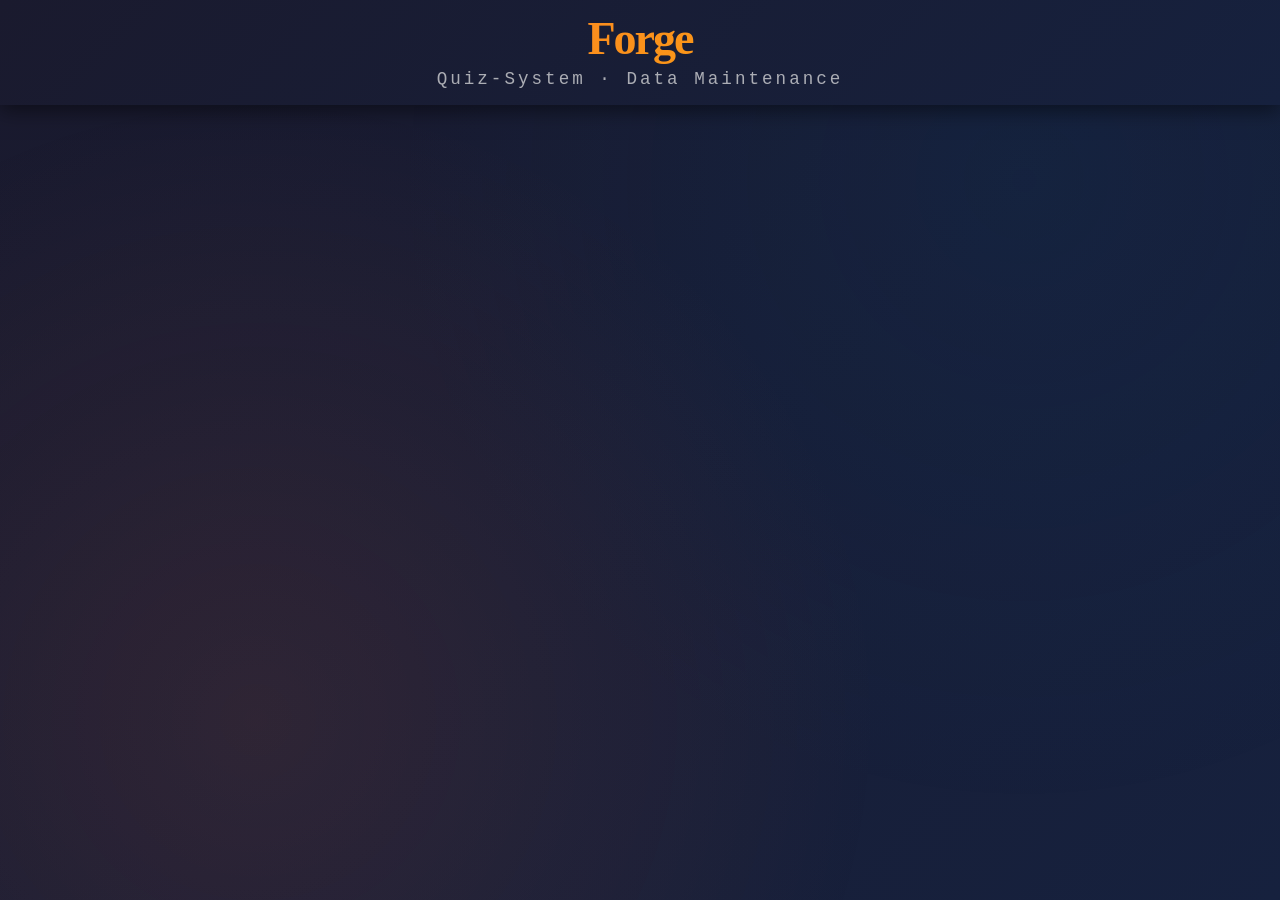
<file: forge-index.html>
<!-- Forge — Development Version (Split Files) -->
<!DOCTYPE html>
<html lang="de">
<head>
    <meta charset="UTF-8">
    <meta name="viewport" content="width=device-width, initial-scale=1.0">
    <title>Forge</title>
    <link rel="stylesheet" href="css/00-base.css">
    <link rel="stylesheet" href="css/01-screens.css">
    <link rel="stylesheet" href="css/02-admin.css">
    <link rel="stylesheet" href="css/03-plugins.css">
    <style>
        /* === Passwort-Modal (nach Datei-Load, wenn Passwort gesetzt) === */
        .forge-pw-modal {
            position: fixed;
            inset: 0;
            background: var(--shadow-70);
            z-index: 9000;
            display: none;
            align-items: center;
            justify-content: center;
        }

        .forge-pw-card {
            background: var(--bg-light);
            border: 1px solid var(--overlay-15);
            border-radius: 20px;
            padding: 40px;
            width: 340px;
            box-shadow: 0 20px 60px var(--shadow-50);
            text-align: center;
        }

        .forge-pw-title {
            font-size: 1.1rem;
            font-weight: 700;
            letter-spacing: 2px;
            text-transform: uppercase;
            opacity: 0.7;
            margin-bottom: 20px;
        }

        .forge-pw-error {
            color: var(--incorrect);
            font-size: 0.85rem;
            margin-top: 8px;
            min-height: 18px;
            display: none;
        }

        .forge-pw-error.active { display: block; }

        /* === Admin-Layout === */
        .admin-layout {
            display: flex;
            gap: 24px;
            align-items: flex-start;
        }

        .admin-nav {
            width: 190px;
            flex-shrink: 0;
            position: sticky;
            top: 80px;
        }

        .admin-nav-item {
            display: flex;
            align-items: center;
            gap: 8px;
            width: 100%;
            padding: 10px 14px;
            background: var(--overlay-5);
            border: 1px solid var(--overlay-10);
            border-radius: 10px;
            color: var(--text);
            font-family: 'Courier New', Courier, monospace;
            font-size: 0.85rem;
            text-align: left;
            cursor: pointer;
            margin-bottom: 5px;
            transition: background 0.15s, border-color 0.15s, color 0.15s;
            text-transform: uppercase;
            letter-spacing: 1px;
        }

        .admin-nav-item:hover { background: var(--overlay-10); }

        .admin-nav-item.active {
            background: var(--overlay-12);
            border-color: var(--primary);
            color: var(--primary);
        }

        .admin-content { flex: 1; min-width: 0; }

        .admin-panel { display: none; }

        .admin-panel.active {
            display: block;
            animation: adminFadeIn 0.25s ease-out;
        }

        @keyframes adminFadeIn {
            from { opacity: 0; transform: translateY(5px); }
            to   { opacity: 1; transform: translateY(0); }
        }

        .admin-empty {
            text-align: center;
            padding: 60px 20px;
            opacity: 0.4;
            font-size: 0.95rem;
            letter-spacing: 1px;
        }

        .admin-empty-icon { font-size: 2.5rem; margin-bottom: 12px; }
    </style>
</head>
<body>

<!-- Passwort-Modal — erscheint nach Datei-Load wenn adminPassword gesetzt -->
<div class="forge-pw-modal" id="forgePasswordModal">
    <div class="forge-pw-card">
        <div class="forge-pw-title">Forge · Passwort</div>
        <form onsubmit="forgeCheckPassword(event)">
            <input type="password" id="forgePasswordInput"
                placeholder="Admin-Passwort" autocomplete="current-password"
                style="margin-bottom:0">
            <div class="forge-pw-error" id="forgePasswordError">Falsches Passwort</div>
            <button type="submit" class="btn" style="width:100%;margin-top:16px">
                Einloggen
            </button>
        </form>
    </div>
</div>

<header>
    <h1>Forge</h1>
    <div class="subtitle">Quiz-System &middot; Data Maintenance</div>
</header>

<div class="container">
    <div class="admin-layout">
        <nav class="admin-nav" id="adminNav">
            <!-- wird durch AdminShell befüllt -->
        </nav>
        <main class="admin-content" id="adminContent">
            <!-- wird durch AdminShell befüllt -->
        </main>
    </div>
</div>

</body>
</html>
</file>
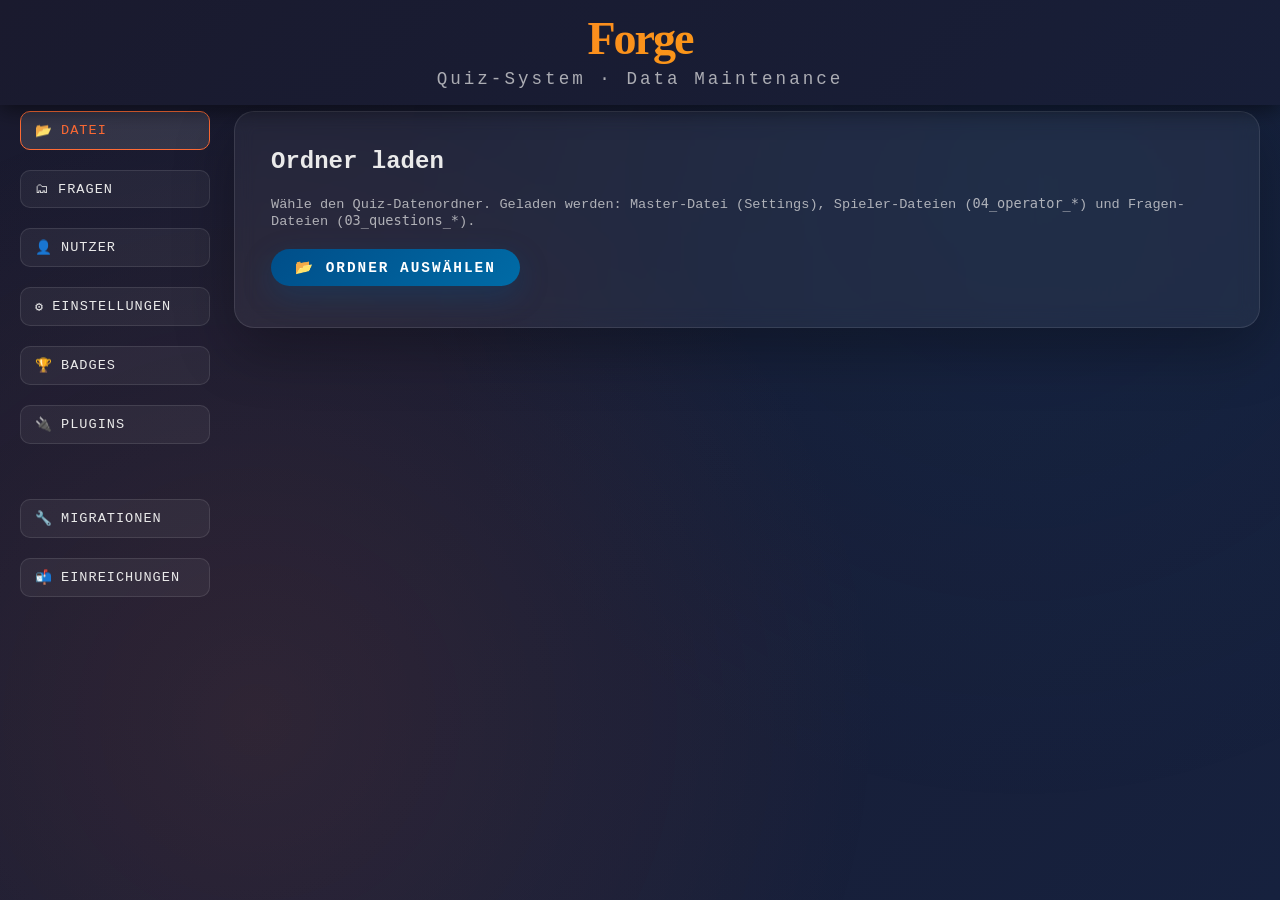
<file: forge.html>
<!-- Forge — Single File · 100% Offline · No localStorage -->
<!DOCTYPE html>
<html lang="de">
<head>
    <meta charset="UTF-8">
    <meta name="viewport" content="width=device-width, initial-scale=1.0">
    <title>Forge</title>
    <style>
        /* === Passwort-Modal (nach Datei-Load, wenn Passwort gesetzt) === */
        .forge-pw-modal {
            position: fixed;
            inset: 0;
            background: var(--shadow-70);
            z-index: 9000;
            display: none;
            align-items: center;
            justify-content: center;
        }

        .forge-pw-card {
            background: var(--bg-light);
            border: 1px solid var(--overlay-15);
            border-radius: 20px;
            padding: 40px;
            width: 340px;
            box-shadow: 0 20px 60px var(--shadow-50);
            text-align: center;
        }

        .forge-pw-title {
            font-size: 1.1rem;
            font-weight: 700;
            letter-spacing: 2px;
            text-transform: uppercase;
            opacity: 0.7;
            margin-bottom: 20px;
        }

        .forge-pw-error {
            color: var(--incorrect);
            font-size: 0.85rem;
            margin-top: 8px;
            min-height: 18px;
            display: none;
        }

        .forge-pw-error.active { display: block; }

        /* === Admin-Layout === */
        .admin-layout {
            display: flex;
            gap: 24px;
            align-items: flex-start;
        }

        .admin-nav {
            width: 190px;
            flex-shrink: 0;
            position: sticky;
            top: 80px;
        }

        .admin-nav-item {
            display: flex;
            align-items: center;
            gap: 8px;
            width: 100%;
            padding: 10px 14px;
            background: var(--overlay-5);
            border: 1px solid var(--overlay-10);
            border-radius: 10px;
            color: var(--text);
            font-family: 'Courier New', Courier, monospace;
            font-size: 0.85rem;
            text-align: left;
            cursor: pointer;
            margin-bottom: 5px;
            transition: background 0.15s, border-color 0.15s, color 0.15s;
            text-transform: uppercase;
            letter-spacing: 1px;
        }

        .admin-nav-item:hover { background: var(--overlay-10); }

        .admin-nav-item.active {
            background: var(--overlay-12);
            border-color: var(--primary);
            color: var(--primary);
        }

        .admin-content { flex: 1; min-width: 0; }

        .admin-panel { display: none; }

        .admin-panel.active {
            display: block;
            animation: adminFadeIn 0.25s ease-out;
        }

        @keyframes adminFadeIn {
            from { opacity: 0; transform: translateY(5px); }
            to   { opacity: 1; transform: translateY(0); }
        }

        .admin-empty {
            text-align: center;
            padding: 60px 20px;
            opacity: 0.4;
            font-size: 0.95rem;
            letter-spacing: 1px;
        }

        .admin-empty-icon { font-size: 2.5rem; margin-bottom: 12px; }
    </style>
    <style>
        /* === 00-base.css === */
        /* 00-base.css - Reset, Variables, Typography, Core Components */



        * {
            margin: 0;
            padding: 0;
            box-sizing: border-box;
        }


        :root {
            --primary: #FF6B35;
            --secondary: #004E89;
            --accent: #F7B801;
            --bg-dark: #1A1A2E;
            --bg-light: #16213E;
            --text: #EAEAEA;
            --correct: #2ECC71;
            --incorrect: #E74C3C;

            /* White overlays */
            --overlay-5: rgba(255, 255, 255, 0.05);
            --overlay-8: rgba(255, 255, 255, 0.08);
            --overlay-10: rgba(255, 255, 255, 0.1);
            --overlay-12: rgba(255, 255, 255, 0.12);
            --overlay-15: rgba(255, 255, 255, 0.15);
            --overlay-20: rgba(255, 255, 255, 0.2);
            --overlay-30: rgba(255, 255, 255, 0.3);

            /* Black shadows */
            --shadow-30: rgba(0, 0, 0, 0.3);
            --shadow-40: rgba(0, 0, 0, 0.4);
            --shadow-50: rgba(0, 0, 0, 0.5);
            --shadow-70: rgba(0, 0, 0, 0.7);
        }


        .hidden { display: none !important; }

        /* Info tables */
        .info-table { width: 100%; border-collapse: collapse; margin: 10px 0 20px; }
        .info-table-sm { width: 100%; border-collapse: collapse; margin: 10px 0 15px; font-size: 0.9rem; }
        .info-table tr,
        .info-table-sm tr { border-bottom: 1px solid rgba(255,255,255,0.15); }
        .info-table-sm tr { border-bottom-color: rgba(255,255,255,0.1); }
        .info-table td,
        .info-table-sm td { padding: 8px; }
        .info-table-sm td { padding: 5px; }
        .td-bold { font-weight: 700; }
        .td-muted { opacity: 0.6; }
        .td-nowrap { white-space: nowrap; }

        /* Section headings & titles */
        .section-heading { color: var(--accent); margin: 20px 0 10px; }
        .section-title { margin: 30px 0 20px 0; font-size: 1.5rem; }

        /* Code inline tags */
        .code-tag { background: rgba(255,255,255,0.1); padding: 2px 6px; border-radius: 3px; }

        /* Stats grid */
        .stats-grid { display: grid; grid-template-columns: 1fr 1fr; gap: 4px 20px; font-size: 0.88rem; line-height: 1.7; margin: 5px 0 10px 0; }

        /* Radio/checkbox option rows */
        .radio-option { display: flex; align-items: center; gap: 10px; padding: 10px; background: rgba(255,255,255,0.03); border-radius: 8px; cursor: pointer; }

        /* Common utilities */
        .mb-20 { margin-bottom: 20px; }
        .mt-15 { margin-top: 15px; }
        .mt-30 { margin-top: 30px; }
        .text-muted { font-size: 0.85rem; opacity: 0.7; }


        body {
            font-family: 'Courier New', Courier, monospace, -apple-system, BlinkMacSystemFont, 'Segoe UI', sans-serif;
            background: linear-gradient(135deg, var(--bg-dark) 0%, var(--bg-light) 100%);
            color: var(--text);
            min-height: 100vh;
            position: relative;
            overflow-x: hidden;
        }

        body::before {
            content: '';
            position: fixed;
            top: 0;
            left: 0;
            right: 0;
            bottom: 0;
            background: 
                radial-gradient(circle at 20% 80%, rgba(255, 107, 53, 0.1) 0%, transparent 50%),
                radial-gradient(circle at 80% 20%, rgba(0, 78, 137, 0.1) 0%, transparent 50%);
            pointer-events: none;
            z-index: 0;
        }


        .container {
            max-width: 1400px;
            margin: 0 auto;
            padding: 0 20px 40px 20px;
            position: relative;
            z-index: 1;
        }

        header {
            text-align: center;
            margin: 0 0 6px 0;
            animation: fadeInDown 0.6s ease-out;
            position: sticky;
            top: 0;
            z-index: 100;
            background: linear-gradient(135deg, var(--bg-dark) 0%, var(--bg-light) 100%);
            background-attachment: fixed;
            padding: 12px 16px 16px 16px;
            margin-left: calc(-50vw + 50%);
            width: 100vw;
            box-shadow: 0 5px 20px var(--shadow-50);
        }

        h1 {
            font-family: Georgia, 'Times New Roman', Times, serif;
            font-size: 2.88rem;
            font-weight: 800;
            background: linear-gradient(135deg, var(--primary), var(--accent));
            -webkit-background-clip: text;
            -webkit-text-fill-color: transparent;
            background-clip: text;
            margin-bottom: 4px;
            letter-spacing: -2px;
        }

        .subtitle {
            color: var(--text);
            opacity: 0.7;
            font-size: 1.1rem;
            letter-spacing: 3px;
        }


        .screen {
            display: none;
            animation: fadeIn 0.5s ease-out;
        }

        .screen.active {
            display: block;
        }


        .card {
            background: var(--overlay-5);
            backdrop-filter: blur(10px);
            border-radius: 20px;
            padding: 36px;
            box-shadow: 0 20px 60px var(--shadow-30);
            border: 1px solid var(--overlay-10);
            margin-bottom: 27px;
        }


        .btn {
            background: linear-gradient(135deg, var(--primary), var(--accent));
            color: white;
            border: none;
            padding: 14.4px 36px;
            font-size: 1rem;
            font-weight: 700;
            border-radius: 50px;
            cursor: pointer;
            transition: all 0.3s ease;
            font-family: 'Courier New', Courier, monospace;
            text-transform: uppercase;
            letter-spacing: 2px;
            box-shadow: 0 10px 30px rgba(255, 107, 53, 0.3);
        }

        .btn:hover {
            transform: translateY(-2px);
            box-shadow: 0 15px 40px rgba(255, 107, 53, 0.4);
        }

        .btn:active {
            transform: translateY(0);
        }

        .btn-secondary {
            background: linear-gradient(135deg, var(--secondary), #006BA6);
            box-shadow: 0 10px 30px rgba(0, 78, 137, 0.3);
        }

        .btn-secondary:hover {
            box-shadow: 0 15px 40px rgba(0, 78, 137, 0.4);
        }

        .btn-small {
            padding: 10px 24px;
            font-size: 0.9rem;
        }

        input, select, textarea {
            width: 100%;
            padding: 15px;
            margin: 10px 0;
            background: var(--overlay-8);
            border: 2px solid var(--overlay-10);
            border-radius: 10px;
            color: var(--text);
            font-family: 'Courier New', Courier, monospace;
            font-size: 1rem;
            transition: all 0.3s ease;
        }

        input:focus, select:focus, textarea:focus {
            outline: none;
            border-color: var(--primary);
            background: var(--overlay-12);
        }

        select option {
            background: #1A1A2E;
            color: #EAEAEA;
        }

        label {
            display: block;
            margin: 20px 0 5px 0;
            font-weight: 700;
            color: var(--accent);
            text-transform: uppercase;
            font-size: 0.9rem;
            letter-spacing: 1px;
        }


        /* === 01-screens.css === */
        /* 01-screens.css - User Selection, Quiz, Results, Admin Nav */
        .user-select {
            display: grid;
            grid-template-columns: repeat(5, 1fr);
            gap: 15px;
            margin: 30px 0;
        }


        .user-select .last-row-spacer {
            display: none;
        }

        @media (max-width: 1200px) {
            .user-select {
                grid-template-columns: repeat(4, 1fr);
            }
        }

        @media (max-width: 900px) {
            .user-select {
                grid-template-columns: repeat(3, 1fr);
            }
        }

        @media (max-width: 600px) {
            .user-select {
                grid-template-columns: repeat(2, 1fr);
            }
        }

        .user-card {
            background: var(--overlay-8);
            padding: 15.75px;
            border-radius: 15px;
            cursor: pointer;
            transition: all 0.3s ease;
            border: 2px solid var(--overlay-10);
            text-align: center;
            position: relative;
            overflow: hidden;
        }


        .user-card::before {
            content: '';
            position: absolute;
            top: 0;
            left: 0;
            height: 100%;
            width: var(--xp-progress, 0%);
            border: 2px solid #FF5F15;
            border-right: none;
            border-radius: 15px 0 0 15px;
            box-sizing: border-box;
            pointer-events: none;
        }

        .user-card::after {
            content: '';
            position: absolute;
            top: 0;
            left: var(--xp-progress, 0%);
            height: 100%;
            width: calc(100% - var(--xp-progress, 0%));
            border: 2px solid var(--overlay-10);
            border-left: none;
            border-radius: 0 15px 15px 0;
            box-sizing: border-box;
            pointer-events: none;
        }

        .user-card:hover {
            background: var(--overlay-12);
            transform: translateY(-5px);
        }

        .user-card.selected {
            background: rgba(247, 184, 1, 0.15);
        }

        .user-card.selected::before {
            border-color: var(--accent);
        }

        .user-card.selected::after {
            border-color: var(--accent);
            opacity: 0.5;
        }

        .user-card-header {
            display: flex;
            align-items: center;
            gap: 12px;
            margin-bottom: 10px;
        }

        .user-avatar {
            width: 45px;
            height: 45px;
            border-radius: 50%;
            display: flex;
            align-items: center;
            justify-content: center;
            font-weight: 700;
            font-size: 1.2rem;
            flex-shrink: 0;
            border: 2px solid;
            position: relative;
            overflow: hidden;
        }

        .user-avatar::before {
            content: '';
            position: absolute;
            inset: 0;
            border-radius: 50%;
            padding: 2px;
            background: linear-gradient(135deg, var(--primary), var(--accent));
            -webkit-mask: linear-gradient(#fff 0 0) content-box, linear-gradient(#fff 0 0);
            -webkit-mask-composite: xor;
            mask-composite: exclude;
        }

        .user-info {
            flex: 1;
            text-align: left;
        }

        .user-name {
            font-size: 0.91rem;
            font-weight: 700;
            margin-bottom: 3px;
            display: flex;
            align-items: center;
            gap: 8px;
        }

        .user-level {
            display: inline-block;
            background: linear-gradient(135deg, var(--accent), var(--primary));
            color: var(--bg-dark);
            padding: 2px 8px;
            border-radius: 12px;
            font-size: 0.7rem;
            font-weight: 700;
        }

        .user-xp-container {
            margin-top: 5px;
        }

        .user-xp-bar {
            height: 6px;
            background: var(--overlay-10);
            border-radius: 10px;
            overflow: hidden;
            position: relative;
        }

        .user-xp-fill {
            height: 100%;
            background: linear-gradient(90deg, var(--secondary), var(--accent));
            border-radius: 10px;
            transition: width 0.5s ease;
            position: relative;
        }

        .user-xp-fill::after {
            content: '';
            position: absolute;
            top: 0;
            right: 0;
            bottom: 0;
            left: 0;
            background: linear-gradient(90deg, transparent, var(--overlay-30), transparent);
            animation: shimmer 2s infinite;
        }

        @keyframes shimmer {
            0% { transform: translateX(-100%); }
            100% { transform: translateX(100%); }
        }

        .user-xp-text {
            font-size: 0.6rem;
            opacity: 0.7;
            margin-top: 3px;
        }

        .user-stats {
            font-size: 0.63rem;
            opacity: 0.7;
            margin-top: 5px;
        }

        .question-container {
            margin: 40px 0;
        }

        .question-header {
            display: flex;
            justify-content: space-between;
            align-items: center;
            margin-bottom: 30px;
            padding-bottom: 20px;
            border-bottom: 2px solid var(--overlay-10);
            gap: 10px;
            flex-wrap: nowrap;
        }

        .question-number {
            font-size: 1.2rem;
            color: var(--accent);
            font-weight: 700;
        }


        .imagemap-container {
            position: relative;
            width: 100%;
            border-radius: 12px;
            overflow: hidden;
            cursor: crosshair;
            border: 2px solid rgba(255,255,255,0.15);
            touch-action: none;
        }
        .imagemap-container img {
            width: 100%;
            display: block;
            user-select: none;
            -webkit-user-drag: none;
        }
        .imagemap-marker {
            position: absolute;
            width: 20px; height: 20px;
            border-radius: 50%;
            transform: translate(-50%, -50%);
            pointer-events: none;
            z-index: 10;
            box-shadow: 0 0 0 3px rgba(0,0,0,0.4);
        }
        .imagemap-marker.player { background: #3498db; box-shadow: 0 0 0 3px rgba(52,152,219,0.4), 0 0 15px rgba(52,152,219,0.5); }
        .imagemap-marker.correct { background: #2ecc71; box-shadow: 0 0 0 3px rgba(46,204,113,0.4), 0 0 15px rgba(46,204,113,0.5); }
        .imagemap-marker.incorrect { background: #e74c3c; box-shadow: 0 0 0 3px rgba(231,76,60,0.4), 0 0 15px rgba(231,76,60,0.5); }
        .imagemap-marker.pulse { animation: markerPulse 1.5s infinite; }
        @keyframes markerPulse {
            0%, 100% { transform: translate(-50%, -50%) scale(1); }
            50% { transform: translate(-50%, -50%) scale(1.3); }
        }
        .imagemap-zone-overlay {
            position: absolute;
            pointer-events: none;
            z-index: 5;
        }
        .imagemap-scroll-wrapper {
            border-radius: 12px;
        }

        .imagemap-editor {
            position: relative;
            border: 2px dashed var(--accent);
            border-radius: 12px;
            overflow: hidden;
            cursor: crosshair;
            margin: 15px 0;
            max-height: 75vh;
        }
        .imagemap-editor img {
            width: 100%;
            display: block;
            user-select: none;
        }
        .imagemap-editor-point {
            position: absolute;
            width: 16px; height: 16px;
            background: #e74c3c;
            border: 2px solid #fff;
            border-radius: 50%;
            transform: translate(-50%, -50%);
            cursor: move;
            z-index: 20;
            font-size: 0.6rem;
            color: #fff;
            display: flex;
            align-items: center;
            justify-content: center;
            font-weight: 900;
        }
        .imagemap-editor-radius {
            position: absolute;
            border: 1.5px dashed rgba(46,204,113,0.7);
            border-radius: 50%;
            background: rgba(46,204,113,0.12);
            pointer-events: none;
            transform: translate(-50%, -50%);
            z-index: 15;
        }

        .quiz-xp-counter {
            font-size: 1rem;
            font-weight: 700;
            color: #2ecc71;
            background: rgba(46, 204, 113, 0.1);
            padding: 3px 12px;
            border-radius: 20px;
            border: 1px solid rgba(46, 204, 113, 0.25);
            transition: all 0.3s ease;
        }
        .quiz-xp-counter.xp-bump {
            transform: scale(1.15);
            color: #f1c40f;
            background: rgba(241, 196, 0, 0.15);
            border-color: rgba(241, 196, 0, 0.35);
        }

        .question-text {
            font-size: 1.62rem;
            font-weight: 700;
            margin: 27px 0;
            line-height: 1.4;
        }

        .question-media {
            margin: 30px auto;
            border-radius: 15px;
            overflow: hidden;
            box-shadow: 0 10px 40px var(--shadow-30);
            width: var(--quiz-img-width, 80%);
            max-width: 100%;
        }

        .question-media img,
        .question-media video {
            width: 100%;
            max-height: 500px;
            object-fit: contain;
            display: block;
        }

        .answers {
            display: flex;
            flex-direction: column;
            gap: 15px;
            margin: 30px 0;
        }

        .answer-btn {
            background: var(--overlay-8);
            border: 2px solid var(--overlay-20);
            color: var(--text);
            padding: 20px 30px;
            border-radius: 15px;
            cursor: pointer;
            transition: all 0.3s ease;
            font-family: 'Courier New', Courier, monospace;
            font-size: 1.1rem;
            text-align: left;
            position: relative;
            overflow: hidden;
        }

        .answer-btn::before {
            content: '';
            position: absolute;
            top: 0;
            left: 0;
            width: 0;
            height: 100%;
            background: linear-gradient(90deg, var(--primary), var(--accent));
            transition: width 0.3s ease;
            z-index: -1;
        }

        .answer-btn:hover {
            border-color: var(--primary);
            transform: translateX(5px);
        }

        .answer-btn:hover::before {
            width: 100%;
        }

        .answer-btn.selected {
            border-color: var(--accent);
            background: rgba(247, 184, 1, 0.2);
        }

        .answer-btn.correct {
            border-color: var(--correct);
            background: rgba(46, 204, 113, 0.2);
        }

        .answer-btn.incorrect {
            border-color: var(--incorrect);
            background: rgba(231, 76, 60, 0.2);
        }

        .text-answer-input.correct  { background: rgba(46, 204, 113, 0.2); border-color: var(--correct); }
        .text-answer-input.incorrect { background: rgba(231, 76, 60, 0.2);  border-color: var(--incorrect); }

        .answer-btn:disabled {
            cursor: not-allowed;
            opacity: 0.6;
        }





        .answer-checkbox-container {
            background: var(--overlay-8);
            border: 2px solid var(--overlay-20);
            padding: 14px 16px;
            border-radius: 15px;
            margin-bottom: 12px;
            transition: all 0.3s ease;
            cursor: pointer;  
            position: relative;
            display: flex;
            align-items: center;
            min-height: 22px;
        }


        .answer-checkbox-container:hover {
            background: var(--overlay-12);
            border-color: var(--primary);
            transform: translateX(5px);  
        }


        .answer-checkbox-container.correct {
            border-color: var(--correct);
            background: rgba(46, 204, 113, 0.2);
        }


        .answer-checkbox-container.incorrect {
            border-color: var(--incorrect);
            background: rgba(231, 76, 60, 0.2);
        }


        .answer-checkbox-label {
            display: flex;
            align-items: center;
            cursor: pointer;
            user-select: none;  
            width: 100%;  
        }


        .answer-checkbox {
            position: absolute;
            opacity: 0;
            width: 0;
            height: 0;
        }


        .answer-checkbox-custom {
            width: 28px;
            height: 28px;
            min-width: 28px;
            min-height: 28px;
            margin-right: 14px;
            background: var(--overlay-10);
            border: 2px solid var(--overlay-30);
            border-radius: 6px;
            display: flex;
            align-items: center;
            justify-content: center;
            font-size: 0.9rem;
            font-weight: 700;
            color: rgba(255, 255, 255, 0.7);
            font-family: monospace;
            transition: all 0.2s ease;
            flex-shrink: 0;
        }


        .answer-checkbox-container:hover .answer-checkbox-custom {
            border-color: var(--primary);
            color: var(--primary);
        }


        .answer-checkbox:checked + .answer-checkbox-custom {
            background: var(--accent);
            border-color: var(--accent);
            color: #000;
        }


        .answer-checkbox:disabled + .answer-checkbox-custom {
            cursor: not-allowed;
            opacity: 0.6;
        }


        .answer-checkbox-container.correct .answer-checkbox-custom {
            background: var(--correct);
            border-color: var(--correct);
            color: #fff;
        }


        .answer-checkbox-container.incorrect .answer-checkbox-custom {
            background: var(--incorrect);
            border-color: var(--incorrect);
            color: #fff;
        }

        .answer-text {
            font-size: 1rem;
            line-height: 28px;
            pointer-events: none; 
            display: flex;
            align-items: center;
        }

        .progress-bar {
            height: 8px;
            background: var(--overlay-10);
            border-radius: 10px;
            overflow: hidden;
            margin-bottom: 27px;
        }

        .progress-fill {
            height: 100%;
            background: linear-gradient(90deg, var(--primary), var(--accent));
            transition: width 0.5s ease;
            border-radius: 10px;
        }

        .results-container {
            text-align: center;
            padding: 40px 0;
        }

        .results-score {
            font-size: 6rem;
            font-weight: 800;
            background: linear-gradient(135deg, var(--primary), var(--accent));
            -webkit-background-clip: text;
            -webkit-text-fill-color: transparent;
            background-clip: text;
            margin: 30px 0;
        }

        .results-message {
            font-size: 1.5rem;
            margin: 20px 0;
            color: var(--accent);
        }

        .results-details {
            display: grid;
            grid-template-columns: repeat(auto-fit, minmax(200px, 1fr));
            gap: 20px;
            margin: 40px 0;
        }

        .result-stat {
            background: var(--overlay-8);
            padding: 25px;
            border-radius: 15px;
        }

        .result-stat-value {
            font-size: 2.5rem;
            font-weight: 700;
            color: var(--primary);
        }

        .result-stat-label {
            font-size: 0.9rem;
            opacity: 0.7;
            margin-top: 10px;
        }

        .admin-nav {
            display: flex;
            gap: 15px;
            margin-bottom: 30px;
            flex-wrap: wrap;
        }

        .answer-input-group {
            background: var(--overlay-5);
            padding: 20px;
            border-radius: 10px;
            margin: 15px 0;
            border: 2px solid var(--overlay-10);
        }

        .checkbox-group {
            display: flex;
            align-items: center;
            gap: 10px;
            margin-top: 10px;
        }

        .checkbox-group input[type="checkbox"] {
            width: auto;
            margin: 0;
        }

        .user-list {
            display: grid;
            gap: 15px;
            margin: 30px 0;
        }

        .user-item {
            background: var(--overlay-8);
            padding: 20px;
            border-radius: 15px;
            display: flex;
            justify-content: space-between;
            align-items: center;
        }

        .user-info h3 {
            font-size: 1.3rem;
            margin-bottom: 5px;
        }

        .user-info p {
            opacity: 0.7;
            font-size: 0.9rem;
        }

        .btn-danger {
            background: linear-gradient(135deg, var(--incorrect), #C0392B);
            box-shadow: 0 10px 30px rgba(231, 76, 60, 0.3);
        }

        .btn-danger:hover {
            box-shadow: 0 15px 40px rgba(231, 76, 60, 0.4);
        }

        @keyframes fadeIn {
            from {
                opacity: 0;
                transform: translateY(20px);
            }
            to {
                opacity: 1;
                transform: translateY(0);
            }
        }

        @keyframes fadeInDown {
            from {
                opacity: 0;
                transform: translateY(-30px);
            }
            to {
                opacity: 1;
                transform: translateY(0);
            }
        }

        .back-btn {
            display: inline-block;
            margin-bottom: 20px;
            color: var(--text);
            text-decoration: none;
            opacity: 0.7;
            transition: opacity 0.3s ease;
        }

        .back-btn:hover {
            opacity: 1;
        }


        /* === 02-admin.css === */
        /* 02-admin.css - Questions, Leaderboard, Stats, Modals, Avatars, Settings */
        .question-list {
            display: grid;
            gap: 15px;
            margin: 30px 0;
        }

        .question-item {
            background: var(--overlay-8);
            padding: 20px;
            border-radius: 15px;
            display: flex;
            justify-content: space-between;
            align-items: center;
            gap: 20px;
        }

        .question-preview {
            flex: 1;
        }

        .question-preview h3 {
            font-size: 1.1rem;
            margin-bottom: 10px;
        }

        .question-preview p {
            opacity: 0.7;
            font-size: 0.9rem;
        }

        .media-preview {
            width: 80px;
            height: 80px;
            border-radius: 10px;
            object-fit: cover;
            border: 2px solid var(--overlay-20);
        }


        .f2-toolbar { display:flex;gap:10px;flex-wrap:wrap;align-items:center;padding:15px;background:rgba(255,255,255,0.05);border-radius:12px;margin-bottom:20px; }
        .f2-search { flex:1;min-width:200px;padding:10px 15px;background:rgba(255,255,255,0.1);border:2px solid rgba(255,255,255,0.15);border-radius:10px;color:var(--text);font-size:0.95rem;transition:border-color 0.3s; }
        .f2-search:focus { border-color:var(--accent);outline:none; }
        .f2-filter-btn { padding:6px 14px;border-radius:20px;border:2px solid rgba(255,255,255,0.15);background:rgba(255,255,255,0.05);color:var(--text);cursor:pointer;font-size:0.82rem;transition:all 0.2s;white-space:nowrap; }
        .f2-filter-btn:hover { background:rgba(255,255,255,0.12); }
        .f2-filter-btn.active { border-color:var(--accent);background:rgba(247,184,1,0.15);color:var(--accent);font-weight:700; }
        .f2-view-toggle { display:flex;border-radius:8px;overflow:hidden;border:2px solid rgba(255,255,255,0.15); }
        .f2-view-toggle button { padding:6px 12px;background:rgba(255,255,255,0.05);border:none;color:var(--text);cursor:pointer;font-size:0.9rem; }
        .f2-view-toggle button.active { background:var(--accent);color:#1a1a2e; }
        .f2-stats-bar { display:flex;gap:15px;padding:12px 15px;background:rgba(255,255,255,0.03);border-radius:10px;margin-bottom:15px;flex-wrap:wrap; }
        .f2-stat { font-size:0.85rem;opacity:0.8; }
        .f2-stat strong { color:var(--accent); }
        .f2-cards { display:grid;gap:12px; }
        .f2-cards.view-compact { grid-template-columns:1fr; }
        .f2-cards.view-grid { grid-template-columns:repeat(auto-fill, minmax(340px, 1fr)); }
        .f2-card { background:rgba(255,255,255,0.06);border:2px solid rgba(255,255,255,0.1);border-radius:14px;padding:16px;transition:all 0.25s;position:relative;overflow:hidden; }
        .f2-card:hover { border-color:rgba(255,255,255,0.25);background:rgba(255,255,255,0.09);transform:translateY(-1px); }
        .f2-card.inactive { opacity:0.5; }
        .f2-card.inactive:hover { opacity:0.75; }
        .f2-card-header { display:flex;justify-content:space-between;align-items:flex-start;gap:10px;margin-bottom:8px; }
        .f2-card-num { font-size:0.75rem;font-weight:700;color:var(--accent);background:rgba(247,184,1,0.15);padding:2px 8px;border-radius:6px;white-space:nowrap; }
        .f2-card-hash { font-size:0.6rem;opacity:0.35;font-family:monospace; }
        .f2-card-type { font-size:0.7rem;padding:2px 8px;border-radius:10px;font-weight:600; }
        .f2-type-mc { background:rgba(52,152,219,0.2);color:#5dade2; }
        .f2-type-text { background:rgba(46,204,113,0.2);color:#58d68d; }
        .f2-type-imagemap { background:rgba(155,89,182,0.2);color:#bb8fce; }
        .f2-card-question { font-size:0.95rem;font-weight:600;line-height:1.45;margin-bottom:10px;word-break:break-word; }
        .f2-card-answers { display:flex;flex-wrap:wrap;gap:5px;margin-bottom:10px; }
        .f2-answer-chip { font-size:0.78rem;padding:3px 10px;border-radius:15px;background:rgba(255,255,255,0.08);border:1px solid rgba(255,255,255,0.12); }
        .f2-answer-chip.correct { background:rgba(46,204,113,0.15);border-color:rgba(46,204,113,0.4);color:#2ecc71; }
        .f2-card-meta { display:flex;gap:8px;align-items:center;flex-wrap:wrap;font-size:0.78rem;opacity:0.6; }
        .f2-card-actions { display:flex;gap:6px;margin-top:10px;padding-top:10px;border-top:1px solid rgba(255,255,255,0.08); }
        .f2-card-img { width:70px;height:70px;border-radius:8px;object-fit:cover;border:2px solid rgba(255,255,255,0.15);float:right;margin:0 0 8px 10px; }
        .f2-card-stat-bar { position:absolute;bottom:0;left:0;right:0;height:3px;background:rgba(255,255,255,0.05); }
        .f2-card-stat-fill { height:100%;border-radius:0 0 0 14px;transition:width 0.4s; }
        .f2-preview-overlay { position:fixed;top:0;left:0;right:0;bottom:0;background:rgba(0,0,0,0.85);z-index:10000;display:flex;align-items:center;justify-content:center;padding:20px; }
        .f2-preview-card { background:var(--card-bg);border-radius:20px;padding:30px;max-width:600px;width:100%;max-height:90vh;overflow-y:auto;border:2px solid rgba(255,255,255,0.15); }
        .f2-group-header { margin:20px 0 8px;padding:10px 15px;background:linear-gradient(135deg,rgba(247,184,1,0.12),rgba(247,184,1,0.04));border-left:4px solid var(--accent);border-radius:0 10px 10px 0;font-weight:700;color:var(--accent);display:flex;justify-content:space-between;align-items:center; }
        .f2-empty { text-align:center;padding:60px 20px;opacity:0.5; }
        .f2-empty-icon { font-size:3rem;margin-bottom:15px; }
        .f2-sort-select { padding:6px 12px;background:rgba(255,255,255,0.1);border:2px solid rgba(255,255,255,0.15);border-radius:8px;color:var(--text);font-size:0.82rem;cursor:pointer; }

        .stats-user-card {
            background: var(--overlay-8);
            padding: 30px;
            border-radius: 15px;
            margin-bottom: 30px;
            border: 2px solid var(--overlay-10);
        }

        .stats-user-header {
            display: flex;
            justify-content: space-between;
            align-items: center;
            margin-bottom: 30px;
            padding-bottom: 20px;
            border-bottom: 2px solid var(--overlay-10);
        }

        .stats-user-name {
            font-size: 1.8rem;
            font-weight: 700;
            color: var(--primary);
        }

        .stats-overview {
            display: grid;
            grid-template-columns: repeat(auto-fit, minmax(150px, 1fr));
            gap: 20px;
            margin-bottom: 30px;
        }

        .stat-box {
            background: var(--overlay-8);
            padding: 20px;
            border-radius: 12px;
            text-align: center;
            border: 1px solid var(--overlay-10);
        }

        .stat-box-value {
            font-size: 2rem;
            font-weight: 700;
            color: var(--accent);
            margin-bottom: 5px;
        }

        .stat-box-label {
            font-size: 0.85rem;
            opacity: 0.7;
            text-transform: uppercase;
            letter-spacing: 1px;
        }

        .history-table {
            width: 100%;
            border-collapse: collapse;
            margin-top: 20px;
        }

        .history-table th {
            background: var(--overlay-10);
            padding: 15px;
            text-align: left;
            font-weight: 700;
            color: var(--accent);
            text-transform: uppercase;
            font-size: 0.9rem;
            letter-spacing: 1px;
        }

        .history-table td {
            padding: 15px;
            border-bottom: 1px solid var(--overlay-10);
        }

        .history-table tr:hover {
            background: var(--overlay-5);
        }

        .score-badge {
            display: inline-block;
            padding: 6px 16px;
            border-radius: 20px;
            font-weight: 700;
            font-size: 1.1rem;
        }

        .score-excellent {
            background: rgba(46, 204, 113, 0.2);
            color: var(--correct);
            border: 2px solid var(--correct);
        }

        .score-good {
            background: rgba(247, 184, 1, 0.2);
            color: var(--accent);
            border: 2px solid var(--accent);
        }

        .score-average {
            background: rgba(255, 107, 53, 0.2);
            color: var(--primary);
            border: 2px solid var(--primary);
        }

        .score-poor {
            background: rgba(231, 76, 60, 0.2);
            color: var(--incorrect);
            border: 2px solid var(--incorrect);
        }

        .no-data {
            text-align: center;
            padding: 60px 20px;
            opacity: 0.5;
            font-size: 1.2rem;
        }

        .leaderboard {
            margin-bottom: 50px;
            padding: 20px 0 40px 0;
            background: transparent;
            border-radius: 0;
            border: none;
        }

        .leaderboard-title {
            display: none;
        }

        .podium {
            display: flex;
            align-items: flex-end;
            justify-content: center;
            gap: 20px;
            margin-bottom: 30px;
            min-height: 350px;
        }

        .podium-place {
            flex: 1;
            max-width: 250px;
            display: flex;
            flex-direction: column;
            align-items: center;
            animation: podiumRise 0.8s ease-out;
        }

        .podium-place.first {
            animation-delay: 0.2s;
        }

        .podium-place.second {
            animation-delay: 0s;
        }

        .podium-place.third {
            animation-delay: 0.1s;
        }

        @keyframes podiumRise {
            from {
                opacity: 0;
                transform: translateY(50px);
            }
            to {
                opacity: 1;
                transform: translateY(0);
            }
        }

        .podium-rank {
            font-size: 3rem;
            font-weight: 800;
            margin-top: -10px;
            margin-bottom: 10px;
            text-shadow: 0 5px 20px var(--shadow-30);
        }

        .podium-place.first .podium-rank {
            color: #FFD700;
            font-size: 3.5rem;
        }

        .podium-place.second .podium-rank {
            color: #C0C0C0;
        }

        .podium-place.third .podium-rank {
            color: #CD7F32;
        }

        .podium-avatar {
            width: 168px;
            height: 168px;
            border-radius: 50%;
            background: linear-gradient(135deg, var(--primary), var(--accent));
            display: flex;
            align-items: center;
            justify-content: center;
            font-size: 4.2rem;
            font-weight: 800;
            color: white;
            margin-bottom: 20px;
            box-shadow: 0 10px 40px var(--shadow-40);
            border: 5px solid var(--overlay-20);
            position: relative;
            overflow: visible;
        }


        .podium-avatar img {
            position: absolute;
            top: 0;
            left: 0;
            width: 100%;
            height: 100%;
            object-fit: cover;
            border-radius: 50%;
            z-index: 1;
            clip-path: circle(50%);
        }

        .podium-place.first .podium-avatar {
            width: 196px;
            height: 196px;
            font-size: 5rem;
            border-color: #FFD700;
            box-shadow: 0 15px 50px rgba(255, 215, 0, 0.4);
        }

        .podium-avatar::after {
            content: '👑';
            position: absolute;
            top: -38px;
            left: 50%;
            transform: translateX(-50%);
            font-size: 2.5rem;
            display: none;
            z-index: 10;
            filter: drop-shadow(0 2px 4px rgba(0,0,0,0.5));
        }

        .podium-place.first .podium-avatar::after {
            display: block;
        }

        .podium-user-name {
            font-size: 1.3rem;
            font-weight: 700;
            margin-bottom: 5px;
            text-align: center;
            color: #000000;
        }

        .podium-score {
            font-size: 1.1rem;
            font-weight: 800;
            text-align: center;
            color: var(--accent);
            background: var(--shadow-50);
            padding: 5px 15px;
            border-radius: 20px;
            margin: 0 auto 10px auto;
            display: block;
            width: fit-content;
        }


        .podium-place.rank-up .podium-base {
            border: 3px solid var(--accent);
        }


        .podium-place.rank-down .podium-base {
            border: 3px solid var(--secondary);
        }


        .rank-change-indicator {
            font-size: 0.8rem;
            margin-left: 5px;
        }

        .rank-change-indicator.up {
            color: #2ecc71;
        }

        .rank-change-indicator.down {
            color: #e74c3c;
        }

        .podium-stats {
            background: var(--overlay-8);
            padding: 20px;
            border-radius: 15px;
            width: 100%;
            margin-top: 10px;
        }

        .podium-stat-item {
            display: flex;
            justify-content: space-between;
            margin: 8px 0;
            font-size: 0.95rem;
            color: #000000;
        }

        .podium-stat-label {
            opacity: 0.7;
            color: #000000;
        }

        .podium-stat-value {
            font-weight: 700;
            color: #000000;
        }

        .podium-base {
            background: linear-gradient(135deg, var(--secondary), #006BA6);
            padding: 30px 20px 20px 20px;
            border-radius: 10px;
            box-shadow: 0 10px 30px var(--shadow-30);
            width: 100%;
            margin-top: auto;
            position: relative;
            overflow: hidden;
        }

        .podium-base::before {
            content: '';
            position: absolute;
            top: 0;
            left: 0;
            right: 0;
            height: 3px;
            background: linear-gradient(90deg, transparent, var(--accent), transparent);
        }


        .podium-base::after {
            content: '';
            position: absolute;
            bottom: 0;
            left: 0;
            width: var(--xp-progress, 0%);
            height: 8px;
            background: #FF5F15;
            border-radius: 0 4px 0 0;
        }

        .podium-place.first .podium-base {
            padding-top: 60px;
            background: linear-gradient(135deg, #FFD700, #FFA500);
        }

        .podium-place.second .podium-base {
            padding-top: 40px;
            background: linear-gradient(135deg, #C0C0C0, #A8A8A8);
        }

        .podium-place.third .podium-base {
            padding-top: 30px;
            background: linear-gradient(135deg, #CD7F32, #B87333);
        }

        .podium-position {
            text-align: center;
            font-size: 1.5rem;
            font-weight: 800;
            color: #000000;
            text-transform: uppercase;
            letter-spacing: 2px;
            margin-bottom: 15px;
        }


        .runners-up {
            margin-top: 30px;
            display: grid;
            grid-template-columns: repeat(3, 1fr);
            gap: 15px;
        }

        @media (max-width: 1024px) {
            .runners-up {
                grid-template-columns: repeat(2, 1fr);
            }
        }

        @media (max-width: 600px) {
            .runners-up {
                grid-template-columns: 1fr;
            }
        }

        .runner-up-item {
            display: flex;
            align-items: center;
            gap: 15px;
            background: var(--overlay-8);
            padding: 12px 20px;
            border-radius: 15px;
            border: 2px solid var(--overlay-10);
            transition: all 0.2s ease;
            position: relative;
            overflow: hidden;
        }


        .runner-up-item::before {
            content: '';
            position: absolute;
            top: 0;
            left: 0;
            height: 100%;
            width: var(--xp-progress, 0%);
            border: 2px solid #FF5F15;
            border-right: none;
            border-radius: 15px 0 0 15px;
            box-sizing: border-box;
            pointer-events: none;
        }

        .runner-up-item::after {
            content: '';
            position: absolute;
            top: 0;
            left: var(--xp-progress, 0%);
            height: 100%;
            width: calc(100% - var(--xp-progress, 0%));
            border: 2px solid var(--overlay-10);
            border-left: none;
            border-radius: 0 15px 15px 0;
            box-sizing: border-box;
            pointer-events: none;
        }

        .runner-up-item:hover {
            background: var(--overlay-12);
            transform: translateX(5px);
        }

        .runner-up-rank {
            font-size: 1.5rem;
            font-weight: 800;
            color: var(--accent);
            min-width: 45px;
        }

        .runner-up-avatar {
            width: 80px;
            height: 80px;
            border-radius: 50%;
            display: flex;
            align-items: center;
            justify-content: center;
            font-size: 2.2rem;
            flex-shrink: 0;
            border: 2px solid var(--overlay-20);
        }

        .runner-up-avatar img {
            width: 100%;
            height: 100%;
            object-fit: cover;
            border-radius: 50%;
        }

        .runner-up-name {
            font-size: 1.1rem;
            font-weight: 700;
            color: var(--text);
            min-width: 100px;
        }

        .runner-up-center {
            display: flex;
            flex-direction: column;
            justify-content: center;
            gap: 2px;
            flex: 1;
            min-width: 0;
        }

        .runner-up-details {
            display: flex;
            gap: 15px;
            font-size: 0.85rem;
            opacity: 0.7;
        }

        .runner-up-details span {
            white-space: nowrap;
        }

        .runner-up-score {
            font-weight: 800;
            color: var(--accent);
            white-space: nowrap;
        }

        .user-selection-title {
            font-size: 1.5rem;
            font-weight: 700;
            margin: 40px 0 20px 0;
            text-align: center;
            opacity: 0.9;
        }

        .modal {
            display: none;
            position: fixed;
            top: 0;
            left: 0;
            width: 100%;
            height: 100%;
            background: rgba(0, 0, 0, 0.8);
            backdrop-filter: blur(10px);
            z-index: 1000;
            justify-content: center;
            align-items: center;
        }

        .modal.active {
            display: flex;
        }

        .modal-content {
            background: var(--bg-light);
            padding: 40px;
            border-radius: 20px;
            max-width: 500px;
            width: 90%;
            border: 2px solid var(--overlay-20);
            box-shadow: 0 20px 60px var(--shadow-50);
            animation: modalSlideIn 0.3s ease-out;
        }

        @keyframes modalSlideIn {
            from {
                opacity: 0;
                transform: translateY(-30px);
            }
            to {
                opacity: 1;
                transform: translateY(0);
            }
        }

        .modal-content h2 {
            font-size: 2rem;
            margin-bottom: 20px;
            color: var(--primary);
        }

        .error-message {
            background: rgba(231, 76, 60, 0.2);
            border: 2px solid var(--incorrect);
            color: var(--incorrect);
            padding: 12px 20px;
            border-radius: 10px;
            margin: 15px 0;
            display: none;
            animation: shake 0.5s;
        }

        .error-message.active {
            display: block;
        }

        @keyframes shake {
            0%, 100% { transform: translateX(0); }
            25% { transform: translateX(-10px); }
            75% { transform: translateX(10px); }
        }


        .avatar-edit-group {
            text-align: center;
        }

        .avatar-circles {
            display: flex;
            justify-content: center;
            gap: 15px;
            margin: 10px 0;
        }

        .avatar-circle {
            width: 70px;
            height: 70px;
            border-radius: 50%;
            background: var(--overlay-10);
            border: 3px solid var(--overlay-20);
            display: flex;
            align-items: center;
            justify-content: center;
            cursor: pointer;
            transition: all 0.2s ease;
            position: relative;
            overflow: hidden;
        }

        .avatar-circle:hover {
            border-color: rgba(255, 255, 255, 0.5);
            transform: scale(1.05);
        }

        .avatar-circle.selected {
            border-color: var(--accent);
            box-shadow: 0 0 15px rgba(247, 184, 1, 0.5);
        }

        .avatar-circle[data-preset="1"].selected {
            border-color: var(--accent);
            box-shadow: 0 0 15px rgba(247, 184, 1, 0.5);
        }

        .avatar-circle[data-preset="2"].selected {
            border-color: var(--secondary);
            box-shadow: 0 0 15px rgba(0, 166, 147, 0.5);
        }

        .avatar-circle .preset-label {
            position: absolute;
            top: -2px;
            right: -2px;
            background: var(--shadow-70);
            color: white;
            font-size: 0.65rem;
            font-weight: 700;
            width: 18px;
            height: 18px;
            border-radius: 50%;
            display: flex;
            align-items: center;
            justify-content: center;
        }

        .avatar-circle[data-preset="1"] .preset-label {
            background: var(--accent);
            color: #000;
        }

        .avatar-circle[data-preset="2"] .preset-label {
            background: var(--secondary);
            color: #fff;
        }

        .avatar-circle .circle-content {
            font-size: 2rem;
            width: 100%;
            height: 100%;
            display: flex;
            align-items: center;
            justify-content: center;
        }

        .avatar-circle .circle-content img {
            width: 100%;
            height: 100%;
            object-fit: cover;
            border-radius: 50%;
        }

        .avatar-actions {
            display: flex;
            gap: 8px;
            justify-content: center;
            margin-top: 10px;
        }

        .avatar-actions .btn {
            font-size: 0.75rem;
            padding: 5px 10px;
        }

        .settings-group {
            background: var(--overlay-5);
            padding: 15px;
            border-radius: 15px;
            margin: 10px 0;
            border: 2px solid var(--overlay-10);
        }

        .settings-label {
            font-size: 1rem;
            font-weight: 700;
            color: var(--accent);
            margin-bottom: 10px;
            display: block;
        }

        .settings-label .settings-hint {
            font-weight: 400;
            font-size: 0.85rem;
            color: var(--text);
            opacity: 0.7;
        }


        .admin-settings-compact .section-block {
            background: rgba(255, 255, 255, 0.03);
            border: 1px solid var(--overlay-8);
            border-radius: 12px;
            padding: 16px 18px;
            margin-bottom: 12px;
        }
        .admin-settings-compact .section-title {
            font-size: 1rem; font-weight: 700; color: var(--accent);
            margin: 0 0 12px 0; padding-bottom: 6px;
            border-bottom: 1px solid var(--overlay-8);
            display: flex; align-items: center; gap: 6px;
        }
        .admin-settings-compact .field-row {
            display: flex; align-items: center; gap: 12px; margin-bottom: 8px; flex-wrap: wrap;
        }
        .admin-settings-compact .field-row:last-child { margin-bottom: 0; }
        .admin-settings-compact .field-label {
            font-size: 0.85rem; font-weight: 600; color: var(--text); opacity: 0.9;
            min-width: 140px; flex-shrink: 0;
        }
        .admin-settings-compact .field-label .hint {
            font-weight: 400; font-size: 0.75rem; opacity: 0.5; display: block; margin-top: 1px;
        }
        .admin-settings-compact input[type="text"],
        .admin-settings-compact input[type="number"],
        .admin-settings-compact input[type="password"] {
            padding: 8px 12px; margin: 0; font-size: 0.9rem; border-radius: 8px; width: auto; min-width: 0;
        }
        .admin-settings-compact input[type="number"] { width: 80px; }
        .admin-settings-compact input[type="text"] { flex: 1; min-width: 120px; max-width: 300px; }
        .admin-settings-compact input[type="password"] { flex: 1; min-width: 120px; max-width: 220px; }
        .admin-settings-compact input[type="range"] { flex: 1; min-width: 100px; margin: 0; }
        .admin-settings-compact .cb-row {
            display: flex; align-items: center; gap: 8px; cursor: pointer; font-size: 0.85rem; padding: 2px 0;
        }
        .admin-settings-compact .cb-row input[type="checkbox"] {
            width: 16px; height: 16px; margin: 0; accent-color: var(--accent); cursor: pointer;
        }
        .admin-settings-compact .speed-row {
            display: flex; align-items: center; gap: 6px; font-size: 0.85rem;
        }
        .admin-settings-compact .speed-row input[type="number"] { width: 55px; padding: 6px 8px; font-size: 0.8rem; }
        .admin-settings-compact .speed-row .unit { opacity: 0.45; font-size: 0.8rem; min-width: 16px; }
        .admin-settings-compact .section-actions { display: flex; gap: 10px; margin-top: 10px; flex-wrap: wrap; }
        .admin-settings-compact .btn-save {
            background: linear-gradient(135deg, var(--secondary), #006BA6);
            color: white; border: none; padding: 7px 18px; font-size: 0.8rem; font-weight: 700;
            border-radius: 50px; cursor: pointer; transition: all 0.3s ease;
            font-family: 'Courier New', Courier, monospace; text-transform: uppercase; letter-spacing: 1px;
            box-shadow: 0 5px 15px rgba(0, 78, 137, 0.2);
        }
        .admin-settings-compact .btn-save:hover {
            transform: translateY(-1px); box-shadow: 0 8px 20px rgba(0, 78, 137, 0.3);
        }
        .admin-settings-compact .info-box {
            background: rgba(0, 78, 137, 0.1); border: 1px solid rgba(0, 78, 137, 0.25);
            padding: 10px 14px; border-radius: 8px; font-size: 0.82rem; opacity: 0.85; margin-top: 8px;
        }
        .admin-settings-compact .warn-box {
            background: rgba(247, 184, 1, 0.08); border: 1px solid rgba(247, 184, 1, 0.25);
            padding: 10px 14px; border-radius: 8px; font-size: 0.82rem; margin-top: 8px;
        }
        .admin-settings-compact .grid-2col { display: grid; grid-template-columns: 1fr 1fr; gap: 8px 20px; }
        .admin-settings-compact .grid-3col { display: grid; grid-template-columns: 1fr 1fr 1fr; gap: 8px 16px; }
        .admin-settings-compact .sub-title {
            font-size: 0.85rem; font-weight: 700; color: var(--primary); margin: 10px 0 6px 0; opacity: 0.9;
        }
        .admin-settings-compact .avatar-grid-compact {
            display: grid; grid-template-columns: repeat(auto-fill, minmax(140px, 1fr)); gap: 10px;
        }
        .admin-settings-compact .avatar-item-compact {
            text-align: center; background: rgba(255,255,255,0.03);
            border: 1px solid rgba(255,255,255,0.08); border-radius: 10px; padding: 10px 6px 8px;
        }
        .admin-settings-compact .avatar-item-compact .avatar-item-label {
            font-size: 0.75rem; font-weight: 600; color: var(--accent); margin-bottom: 6px;
        }
        .admin-settings-compact .avatar-circles { gap: 8px; margin: 6px 0; }
        .admin-settings-compact .avatar-circle { width: 48px; height: 48px; }
        .admin-settings-compact .avatar-circle .circle-content { font-size: 1.4rem; }
        .admin-settings-compact .avatar-actions { margin-top: 6px; gap: 4px; }
        .admin-settings-compact .avatar-actions .btn { font-size: 0.65rem; padding: 3px 8px; }
        .admin-settings-compact .pw-group { display: flex; align-items: center; gap: 8px; flex-wrap: wrap; }
        .admin-settings-compact .toggle-row { display: flex; align-items: center; gap: 10px; }
        @media (max-width: 700px) {
            .admin-settings-compact .grid-2col,
            .admin-settings-compact .grid-3col { grid-template-columns: 1fr; }
            .admin-settings-compact .field-row { flex-direction: column; align-items: flex-start; gap: 4px; }
            .admin-settings-compact .field-label { min-width: unset; }
            .admin-settings-compact input[type="text"],
            .admin-settings-compact input[type="password"] { max-width: 100%; width: 100%; }
        }

        .settings-description {
            opacity: 0.7;
            font-size: 0.9rem;
            margin-bottom: 15px;
        }

        .export-import-section {
            display: grid;
            grid-template-columns: repeat(auto-fit, minmax(250px, 1fr));
            gap: 20px;
            margin: 30px 0;
        }

        .export-card {
            background: var(--overlay-5);
            padding: 25px;
            border-radius: 15px;
            border: 2px solid var(--overlay-10);
        }

        .export-card h4 {
            font-size: 1.2rem;
            margin-bottom: 15px;
            color: var(--accent);
        }

        .export-card p {
            opacity: 0.7;
            font-size: 0.9rem;
            margin-bottom: 20px;
            line-height: 1.5;
        }

        .export-buttons {
            display: flex;
            flex-direction: column;
            gap: 10px;
        }

        .file-input-wrapper {
            position: relative;
            overflow: hidden;
            display: inline-block;
            width: 100%;
        }

        .file-input-wrapper input[type=file] {
            position: absolute;
            left: -9999px;
        }

        .file-input-label {
            display: block;
            padding: 12px 24px;
            background: linear-gradient(135deg, var(--correct), #27AE60);
            color: white;
            text-align: center;
            border-radius: 10px;
            cursor: pointer;
            font-weight: 700;
            transition: all 0.3s ease;
            text-transform: uppercase;
            font-size: 0.9rem;
            letter-spacing: 1px;
        }

        .file-input-label:hover {
            transform: translateY(-2px);
            box-shadow: 0 5px 20px rgba(46, 204, 113, 0.4);
        }

        .btn-export {
            background: linear-gradient(135deg, var(--primary), var(--accent));
            color: white;
            border: none;
            padding: 12px 24px;
            border-radius: 10px;
            cursor: pointer;
            font-weight: 700;
            transition: all 0.3s ease;
            font-family: 'Courier New', Courier, monospace;
            text-transform: uppercase;
            font-size: 0.9rem;
            letter-spacing: 1px;
        }

        .btn-export:hover {
            transform: translateY(-2px);
            box-shadow: 0 5px 20px rgba(255, 107, 53, 0.4);
        }

        .category-badge {
            display: inline-block;
            background: rgba(247, 184, 1, 0.2);
            color: var(--accent);
            padding: 4px 12px;
            border-radius: 20px;
            font-size: 0.85rem;
            font-weight: 700;
            border: 1px solid var(--accent);
            margin-left: 10px;
        }

        .stat-label {
            font-size: 0.85rem;
            color: var(--accent);
            text-transform: uppercase;
            letter-spacing: 1px;
            margin-bottom: 8px;
        }

        .stat-value {
            font-size: 1.5rem;
            font-weight: 700;
            color: var(--text);
        }


        .user-item {
            transition: all 0.2s ease;
        }

        .user-item:hover {
            background: var(--overlay-12);
            transform: translateX(5px);
        }



        .difficulty-badge {
            display: inline-block;
            padding: 4px 12px;
            border-radius: 20px;
            font-size: 0.8rem;
            font-weight: 700;
            margin-bottom: 15px;
        }

        .difficulty-new {
            background: rgba(52, 152, 219, 0.2);
            color: #3498DB;
            border: 1px solid #3498DB;
        }

        .difficulty-hard {
            background: rgba(231, 76, 60, 0.2);
            color: var(--incorrect);
            border: 1px solid var(--incorrect);
        }

        .difficulty-medium {
            background: rgba(247, 184, 1, 0.2);
            color: var(--accent);
            border: 1px solid var(--accent);
        }

        .btn-success {
            background: linear-gradient(135deg, var(--correct), #27AE60);
            box-shadow: 0 10px 30px rgba(46, 204, 113, 0.3);
        }

        .btn-success:hover {
            box-shadow: 0 15px 40px rgba(46, 204, 113, 0.4);
        }



        /* === 03-plugins.css === */
        /* 03-plugins.css - Badges, Abilities, Sidebars, Overlays, Mini-Games */
        .badge-sidebar {
            position: fixed;
            top: var(--sidebar-top, 120px);
            z-index: 50;
            padding: 14px 10px;
            background: rgba(26, 26, 46, 0.95);
            border-radius: 20px;
            backdrop-filter: blur(10px);
            border: 1px solid var(--overlay-10);
            max-height: calc(100vh - var(--sidebar-top, 120px) - 10px);
            overflow-y: auto;
        }

        .badge-sidebar::-webkit-scrollbar {
            width: 4px;
        }

        .badge-sidebar::-webkit-scrollbar-thumb {
            background: var(--overlay-20);
            border-radius: 2px;
        }

        .badge-sidebar-left {
            right: calc(50% + 700px + 6px);
            width: 220px;
            display: flex;
            flex-direction: column;
        }

        .badge-icon-grid {
            display: flex;
            flex-wrap: wrap;
            gap: 15px;
            justify-content: center;
            padding: 4px 0;
        }

        #badgeListLeft .badge-sidebar-section {
            grid-column: 1 / -1;
        }

        .badge-sidebar-right {
            left: calc(50% + 700px + 6px);
            width: 220px;
            display: flex;
            flex-direction: column;
            gap: 5px;
        }


        .ability-sidebar-item {
            display: flex;
            align-items: center;
            gap: 15px;
            padding: 5px 8px;
            border-radius: 10px;
            background: rgba(255,255,255,0.03);
            border: 1px solid rgba(255,255,255,0.06);
            font-size: 0.75rem;
            color: var(--text);
            opacity: 0.4;
            position: relative;
            overflow: hidden;
            z-index: 0;
        }
        .ability-sidebar-item .ab-progress {
            position: absolute;
            top: 0;
            left: 0;
            bottom: 0;
            width: 0%;
            background: linear-gradient(90deg, rgba(247,184,1,0.12) 0%, rgba(247,184,1,0.22) 100%);
            border-radius: 10px 0 0 10px;
            z-index: -1;
            transition: width 0.6s ease;
        }
        .ability-sidebar-item.unlocked .ab-progress {
            background: linear-gradient(90deg, rgba(247,184,1,0.15) 0%, rgba(247,184,1,0.3) 100%);
        }
        .ability-sidebar-item.unlocked {
            opacity: 1;
            border-color: rgba(247,184,1,0.2);
            background: rgba(247,184,1,0.05);
        }
        .ability-sidebar-item .ab-icon { font-size: 1.1rem; flex-shrink: 0; }
        .ability-sidebar-item .ab-name { flex: 1; font-weight: 600; }
        .ability-sidebar-item .ab-charges {
            background: var(--accent);
            color: #000;
            border-radius: 10px;
            padding: 1px 7px;
            font-size: 0.7rem;
            font-weight: 900;
        }
        .ability-sidebar-item .ab-charges.empty {
            background: rgba(255,255,255,0.1);
            color: rgba(255,255,255,0.3);
        }

        .badge-sidebar-title {
            font-size: 1.12rem;
            text-align: center;
            color: var(--accent);
            letter-spacing: 0.5px;
            margin-bottom: 4px;
            font-weight: 700;
            padding-bottom: 6px;
            border-bottom: 1px solid var(--overlay-10);
            width: 100%;
        }


        .sidebar-header-row {
            display: flex;
            align-items: center;
            gap: 6px;
            width: 100%;
            padding: 0 2px 6px 2px;
            border-bottom: 1px solid var(--overlay-10);
            margin-bottom: 4px;
            min-height: 24px;
        }
        .sidebar-collapse-btn-inline {
            background: rgba(255,255,255,0.08);
            border: 1px solid rgba(255,255,255,0.12);
            color: rgba(255,255,255,0.5);
            width: 20px;
            height: 20px;
            border-radius: 50%;
            cursor: pointer;
            font-size: 0.5rem;
            display: flex;
            align-items: center;
            justify-content: center;
            transition: all 0.2s;
            padding: 0;
            line-height: 1;
            flex-shrink: 0;
        }
        .sidebar-collapse-btn-inline:hover {
            background: rgba(255,255,255,0.15);
            color: rgba(255,255,255,0.9);
        }
        .sidebar-drag-handle-inline {
            cursor: grab;
            color: rgba(255,255,255,0.3);
            font-size: 0.9rem;
            line-height: 1;
            user-select: none;
            letter-spacing: 1px;
            transition: color 0.2s;
            flex-shrink: 0;
        }
        .sidebar-drag-handle-inline:hover {
            color: rgba(255,255,255,0.6);
        }
        .sidebar-drag-handle-inline:active {
            cursor: grabbing;
        }
        .sidebar-header-username {
            flex: 1;
            font-size: 0.85rem;
            color: var(--accent);
            font-weight: 700;
            letter-spacing: 0.3px;
            white-space: nowrap;
            overflow: hidden;
            text-overflow: ellipsis;
        }
        .badge-sidebar-left .sidebar-header-username {
            text-align: left;
        }
        .badge-sidebar-right .sidebar-header-username {
            text-align: right;
        }


        .badge-sidebar-right .ability-sidebar-item {
            padding: 3px 6px;
            font-size: 0.68rem;
        }
        .badge-sidebar-right .ability-sidebar-item .ab-icon {
            font-size: 0.9rem;
        }
        .badge-sidebar-right .ability-sidebar-item .ab-charges {
            padding: 0px 5px;
            font-size: 0.6rem;
        }

        .badge-sidebar-section {
            display: flex;
            flex-direction: column;
            gap: 10px;
            grid-column: 1 / -1;
            font-size: 0.65rem;
            text-align: center;
            color: rgba(255,255,255,0.4);
            text-transform: uppercase;
            letter-spacing: 1px;
            margin: 4px 0 2px 0;
            padding-top: 4px;
            border-top: 1px solid rgba(255,255,255,0.05);
            width: 100%;
        }

        .badge-item {
            width: 44px;
            height: 44px;
            border-radius: 50%;
            display: flex;
            align-items: center;
            justify-content: center;
            font-size: 1.1rem;
            cursor: pointer;
            transition: all 0.3s ease;
            position: relative;
        }

        .badge-item:last-child {
            margin-bottom: 0;
        }

        .badge-item:hover {
            transform: scale(1.15);
        }

        .badge-item.locked {
            opacity: 0.3;
            filter: grayscale(100%);
        }

        .badge-item.locked:hover {
            transform: scale(1.05);
        }

        .badge-progress {
            position: absolute;
            bottom: -5px;
            left: 50%;
            transform: translateX(-50%);
            font-size: 0.6rem;
            background: rgba(0, 0, 0, 0.85);
            padding: 1px 6px;
            border-radius: 10px;
            color: var(--text);
            white-space: nowrap;
            pointer-events: none;
        }


        .badge-gray {
            background: linear-gradient(135deg, #5a5a5a, #3a3a3a);
            border: 2px solid #6a6a6a;
            box-shadow: 0 4px 15px rgba(90, 90, 90, 0.3);
        }

        .badge-green {
            background: linear-gradient(135deg, #27ae60, #1e8449);
            border: 2px solid #2ecc71;
            box-shadow: 0 4px 15px rgba(46, 204, 113, 0.4);
        }

        .badge-blue {
            background: linear-gradient(135deg, #3498db, #2980b9);
            border: 2px solid #5dade2;
            box-shadow: 0 4px 15px rgba(52, 152, 219, 0.4);
        }

        .badge-purple {
            background: linear-gradient(135deg, #9b59b6, #8e44ad);
            border: 2px solid #bb8fce;
            box-shadow: 0 4px 15px rgba(155, 89, 182, 0.4);
        }

        .badge-gold {
            background: linear-gradient(135deg, #f39c12, #d68910);
            border: 2px solid #f7dc6f;
            box-shadow: 0 4px 20px rgba(243, 156, 18, 0.5);
        }

        .badge-tooltip {
            display: none !important;
        }
        #globalBadgeTooltip {
            position: fixed;
            z-index: 99999;
            background: rgba(10, 10, 30, 0.97);
            color: white;
            padding: 10px 14px;
            border-radius: 10px;
            font-size: 0.8rem;
            pointer-events: none;
            opacity: 0;
            transition: opacity 0.15s ease;
            border: 1px solid rgba(247,184,1,0.25);
            box-shadow: 0 8px 30px rgba(0,0,0,0.6);
            max-width: 280px;
            white-space: normal;
            text-align: center;
            display: none;
        }
        #globalBadgeTooltip.visible { opacity: 1; display: block; }

        .badge-progress {
            position: absolute;
            bottom: -5px;
            left: 50%;
            transform: translateX(-50%);
            font-size: 0.7rem;
            background: rgba(0, 0, 0, 0.8);
            padding: 2px 8px;
            border-radius: 10px;
            color: var(--text);
        }


        @media (max-width: 1700px) {
            .badge-sidebar-left {
                right: auto;
                left: 4px;
                width: 180px;
                font-size: 0.6rem;
            }
            .badge-sidebar-right {
                left: auto;
                right: 4px;
                width: 180px;
                font-size: 0.6rem;
            }
        }
        @media (max-width: 1200px) {
            .badge-sidebar {
                display: none;
            }
            .sidebar-toggle-tab {
                display: none;
            }
        }


        .sidebar-drag-handle {
            text-align: center;
            cursor: grab;
            color: rgba(255,255,255,0.3);
            font-size: 1.2rem;
            line-height: 1;
            padding: 2px 0 4px 0;
            user-select: none;
            letter-spacing: 2px;
            transition: color 0.2s;
        }
        .sidebar-drag-handle:hover {
            color: rgba(255,255,255,0.6);
        }
        .sidebar-drag-handle:active {
            cursor: grabbing;
        }

        .sidebar-collapse-btn {
            position: absolute;
            top: 8px;
            background: rgba(255,255,255,0.08);
            border: 1px solid rgba(255,255,255,0.12);
            color: rgba(255,255,255,0.5);
            width: 22px;
            height: 22px;
            border-radius: 50%;
            cursor: pointer;
            font-size: 0.55rem;
            display: flex;
            align-items: center;
            justify-content: center;
            transition: all 0.2s;
            z-index: 10;
            padding: 0;
            line-height: 1;
        }
        .badge-sidebar-left .sidebar-collapse-btn { right: 8px; }
        .badge-sidebar-right .sidebar-collapse-btn { left: 8px; }
        .sidebar-collapse-btn:hover {
            background: rgba(255,255,255,0.15);
            color: rgba(255,255,255,0.9);
        }

        .sidebar-reset-btn {
            position: absolute;
            top: 8px;
            background: rgba(255,255,255,0.08);
            border: 1px solid rgba(255,255,255,0.12);
            color: rgba(255,255,255,0.5);
            width: 22px;
            height: 22px;
            border-radius: 50%;
            cursor: pointer;
            font-size: 0.7rem;
            display: flex;
            align-items: center;
            justify-content: center;
            transition: all 0.2s;
            z-index: 10;
            padding: 0;
            line-height: 1;
        }
        .badge-sidebar-left .sidebar-reset-btn { right: 34px; }
        .badge-sidebar-right .sidebar-reset-btn { left: 34px; }
        .sidebar-reset-btn:hover {
            background: rgba(247,184,1,0.2);
            border-color: rgba(247,184,1,0.4);
            color: var(--accent);
        }

        .sidebar-save-btn {
            position: absolute;
            top: 8px;
            background: rgba(255,255,255,0.08);
            border: 1px solid rgba(255,255,255,0.12);
            color: rgba(255,255,255,0.5);
            width: 22px;
            height: 22px;
            border-radius: 50%;
            cursor: pointer;
            font-size: 0.65rem;
            display: flex;
            align-items: center;
            justify-content: center;
            transition: all 0.2s;
            z-index: 10;
            padding: 0;
            line-height: 1;
        }
        .badge-sidebar-left .sidebar-save-btn { right: 58px; }
        .badge-sidebar-right .sidebar-save-btn { left: 58px; }
        .sidebar-save-btn:hover {
            background: rgba(46,204,113,0.2);
            border-color: rgba(46,204,113,0.5);
            color: #2ecc71;
        }
        .sidebar-save-btn.saved {
            background: rgba(46,204,113,0.25);
            border-color: rgba(46,204,113,0.6);
            color: #2ecc71;
        }

        .sidebar-toggle-tab {
            position: fixed;
            top: var(--sidebar-top, 120px);
            z-index: 51;
            width: 36px;
            height: 50px;
            border: 1px solid rgba(255,255,255,0.15);
            background: rgba(26, 26, 46, 0.92);
            backdrop-filter: blur(10px);
            color: white;
            cursor: pointer;
            font-size: 1.1rem;
            display: flex;
            align-items: center;
            justify-content: center;
            transition: all 0.25s ease;
            padding: 0;
        }
        .sidebar-toggle-left {
            left: 0;
            border-radius: 0 12px 12px 0;
            border-left: none;
        }
        .sidebar-toggle-right {
            right: 0;
            border-radius: 12px 0 0 12px;
            border-right: none;
        }
        .sidebar-toggle-tab:hover {
            width: 44px;
            background: rgba(26, 26, 46, 0.98);
            border-color: var(--accent);
        }

        .badge-sidebar.dragging {
            opacity: 0.85;
            transition: none !important;
            box-shadow: 0 8px 40px rgba(0,0,0,0.5);
        }

        .badge-sidebar.user-positioned {
    
        }


        .badge-admin-grid {
            display: grid;
            grid-template-columns: repeat(3, 1fr);
            gap: 12px;
            margin-top: 20px;
        }

        @media (max-width: 1200px) {
            .badge-admin-grid {
                grid-template-columns: repeat(2, 1fr);
            }
        }

        @media (max-width: 800px) {
            .badge-admin-grid {
                grid-template-columns: 1fr;
            }
        }

        .badge-admin-card {
            background: var(--overlay-8);
            border-radius: 12px;
            padding: 12px;
            border: 2px solid var(--overlay-10);
        }

        .badge-admin-card.badge-inactive {
            opacity: 0.5;
            border-color: rgba(231, 76, 60, 0.3);
        }

        .badge-tier-row {
            display: flex;
            gap: 4px;
            align-items: center;
        }
        .badge-tier-row .badge-tier-cell {
            display: flex;
            flex-direction: column;
            align-items: center;
            flex: 1;
            min-width: 0;
        }
        .badge-tier-row .badge-tier-cell .tier-dot {
            width: 14px;
            height: 14px;
            border-radius: 50%;
            margin-bottom: 2px;
        }
        .badge-tier-row .badge-tier-cell input {
            width: 100%;
            text-align: center;
            padding: 3px 2px;
            font-size: 0.75rem;
            border-radius: 4px;
            background: rgba(255,255,255,0.08);
            border: 1px solid rgba(255,255,255,0.15);
            color: var(--text);
        }

        .badge-icon-circles {
            display: flex;
            gap: 10px;
            margin-bottom: 10px;
        }

        .badge-icon-circle {
            width: 45px;
            height: 45px;
            border-radius: 50%;
            display: flex;
            align-items: center;
            justify-content: center;
            font-size: 1.3rem;
            cursor: pointer;
            transition: all 0.2s ease;
            background: var(--overlay-10);
            border: 2px solid var(--overlay-20);
            position: relative;
        }

        .badge-icon-circle:hover {
            transform: scale(1.1);
        }

        .badge-icon-circle.selected {
            border-color: var(--accent);
            box-shadow: 0 0 10px rgba(247, 184, 1, 0.5);
        }

        .badge-icon-circle .preset-label {
            position: absolute;
            top: -5px;
            right: -5px;
            background: var(--accent);
            color: var(--bg-dark);
            font-size: 0.6rem;
            width: 16px;
            height: 16px;
            border-radius: 50%;
            display: flex;
            align-items: center;
            justify-content: center;
            font-weight: 700;
        }

        .badge-tier-input {
            display: grid;
            grid-template-columns: 1fr 1fr;
            gap: 10px;
            margin-top: 10px;
            padding: 10px;
            background: var(--overlay-5);
            border-radius: 8px;
        }

        .badge-tier-input label {
            font-size: 0.8rem;
            margin: 0;
        }

        .badge-tier-input input {
            padding: 8px;
            font-size: 0.85rem;
        }

        .ability-bar {
            display: flex;
            gap: 6px;
            justify-content: center;
            flex-wrap: wrap;
            margin: 15px 0 5px 0;
            padding: 10px;
            background: rgba(255,255,255,0.03);
            border-radius: 12px;
            border: 1px solid rgba(255,255,255,0.08);
        }
        .ability-btn {
            padding: 6px 12px;
            border-radius: 25px;
            border: 2px solid rgba(255,255,255,0.15);
            background: rgba(255,255,255,0.05);
            color: var(--text);
            font-size: 0.75rem;
            font-weight: 700;
            cursor: pointer;
            transition: all 0.3s;
            font-family: 'Courier New', Courier, monospace;
            opacity: 0.35;
            pointer-events: none;
        }
        .ability-btn.available {
            opacity: 1;
            border-color: var(--accent);
            background: rgba(247, 184, 1, 0.1);
            pointer-events: auto;
        }
        .ability-btn.available:hover {
            background: rgba(247, 184, 1, 0.25);
            transform: translateY(-1px);
        }
        .ability-btn.used {
            opacity: 0.3;
            text-decoration: line-through;
            pointer-events: none;
        }
        .ability-charge {
            background: var(--accent);
            color: #000;
            border-radius: 50%;
            width: 16px;
            height: 16px;
            display: inline-flex;
            align-items: center;
            justify-content: center;
            font-size: 0.65rem;
            margin-left: 3px;
            font-weight: 900;
        }


        .features-overlay {
            display: none;
            position: fixed;
            top: 0; left: 0; right: 0; bottom: 0;
            background: rgba(0, 0, 0, 0.75);
            z-index: 1000;
            justify-content: center;
            align-items: center;
            padding: 20px;
            overflow-y: auto;
        }
        .features-overlay.active { display: flex; }
        .features-content {
            background: #1e1e3a;
            border-radius: 20px;
            padding: 40px;
            max-width: 975px;
            max-height: 90vh;
            overflow-y: auto;
            border: 2px solid rgba(255,255,255,0.15);
            box-shadow: 0 0 80px rgba(0,0,0,1), 0 0 0 6px rgba(0,0,0,0.6);
            width: 100%;
            position: relative;
            z-index: 1001;
        }
        .features-content h3 {
            color: var(--accent); margin: 22px 0 8px 0; font-size: 1.15rem;
        }
        .features-content h4 {
            color: var(--correct); margin: 12px 0 4px 0; font-size: 0.95rem;
        }
        .features-content p { opacity: 0.95; font-size: 0.9rem; line-height: 1.6; margin: 4px 0 8px 0; }


        .toggle-switch { position: relative; width: 48px; height: 24px; display: inline-block; vertical-align: middle; }
        .toggle-switch input { opacity: 0; width: 0; height: 0; }
        .toggle-slider {
            position: absolute; cursor: pointer; top: 0; left: 0; right: 0; bottom: 0;
            background: rgba(255,255,255,0.15); border-radius: 24px; transition: 0.3s;
        }
        .toggle-slider:before {
            content: ""; position: absolute; height: 18px; width: 18px; left: 3px; bottom: 3px;
            background: white; border-radius: 50%; transition: 0.3s;
        }
        .toggle-switch input:checked + .toggle-slider { background: var(--accent); }
        .toggle-switch input:checked + .toggle-slider:before { transform: translateX(24px); }


        .spinner-overlay {
            display: none; position: fixed; top: 0; left: 0; right: 0; bottom: 0;
            background: rgba(0,0,0,0.85); z-index: 2000; justify-content: center;
            align-items: center; padding: 20px;
        }
        .spinner-overlay.active { display: flex; }
        .spinner-container {
            text-align: center; max-width: 420px; width: 100%;
        }
        .spinner-canvas-wrap {
            position: relative; width: 320px; height: 320px; margin: 20px auto;
        }
        .spinner-canvas-wrap canvas { width: 100%; height: 100%; }
        .spinner-pointer {
            position: absolute; top: -12px; left: 50%; transform: translateX(-50%);
            font-size: 2rem; z-index: 2; filter: drop-shadow(0 2px 4px rgba(0,0,0,0.5));
        }
        .spinner-result {
            font-size: 1.8rem; font-weight: 800; margin: 15px 0;
            color: var(--accent); min-height: 50px;
        }
        .spinner-btn {
            padding: 14px 40px; font-size: 1.1rem; font-weight: 700;
            border: none; border-radius: 50px; cursor: pointer;
            background: linear-gradient(135deg, var(--primary), var(--accent));
            color: white; font-family: 'Courier New', monospace;
            text-transform: uppercase; letter-spacing: 2px;
            box-shadow: 0 10px 30px rgba(255,107,53,0.4);
            transition: all 0.3s;
        }
        .spinner-btn:hover { transform: translateY(-2px); }
        .spinner-btn:disabled { opacity: 0.5; pointer-events: none; }


        .boss-overlay {
            display: none; position: fixed; top: 0; left: 0; right: 0; bottom: 0;
            background: #000; z-index: 2000; justify-content: center;
            align-items: flex-start; padding: 20px; overflow-y: auto;
        }
        .boss-overlay.active { display: flex; }
        .boss-arena {
            max-width: 720px; width: 100%; margin-top: 20px;
        }
        .boss-header {
            text-align: center; margin-bottom: 20px;
        }
        .boss-sprite {
            font-size: 5rem; animation: bossIdle 1.5s ease-in-out infinite;
            display: inline-block;
        }
        @keyframes bossIdle {
            0%, 100% { transform: translateY(0) scale(1); }
            50% { transform: translateY(-8px) scale(1.05); }
        }
        @keyframes bossHit {
            0% { transform: scale(1); filter: brightness(1); }
            15% { transform: scale(0.9); filter: brightness(3) hue-rotate(60deg); }
            30% { transform: scale(1.1); filter: brightness(1); }
            100% { transform: scale(1); }
        }
        @keyframes bossAttack {
            0% { transform: scale(1) rotate(0deg); }
            25% { transform: scale(1.3) rotate(-10deg); }
            50% { transform: scale(1.3) rotate(10deg); }
            75% { transform: scale(1.1) rotate(-5deg); }
            100% { transform: scale(1) rotate(0deg); }
        }
        .boss-sprite.hit { animation: bossHit 0.5s ease-out; }
        .boss-sprite.attacking { animation: bossAttack 0.6s ease-out; }
        .boss-ability-chip { display:inline-flex;flex-direction:column;align-items:center;background:rgba(0,0,0,0.35);border:1px solid rgba(255,255,255,0.15);border-radius:10px;padding:5px 10px;font-size:0.78rem;cursor:default;transition:border-color .3s,background .3s; }
        .boss-ability-chip .chip-name { font-weight:700; }
        .boss-ability-chip .chip-desc { opacity:0.65;font-size:0.7rem;margin-top:2px;text-align:center; }
        @keyframes abilityPulse {
            0%,100% { box-shadow: 0 0 0 0 transparent; }
            50%      { box-shadow: 0 0 0 6px var(--pulse-color); }
        }
        .boss-ability-chip.active { animation: abilityPulse 0.7s ease-in-out 3; border-width:2px; }
        .boss-hp-bar {
            width: 100%; height: 28px; background: rgba(255,255,255,0.1);
            border-radius: 14px; overflow: hidden; margin: 10px 0;
            border: 2px solid rgba(255,255,255,0.2); position: relative;
        }
        .boss-hp-fill {
            height: 100%; background: linear-gradient(90deg, #e74c3c, #c0392b);
            transition: width 0.5s ease; border-radius: 14px;
        }
        .boss-hp-text {
            position: absolute; top: 50%; left: 50%; transform: translate(-50%,-50%);
            font-size: 0.8rem; font-weight: 700; text-shadow: 0 1px 3px rgba(0,0,0,0.8);
        }
        .boss-player-bar {
            display: flex; gap: 8px; justify-content: center; margin: 12px 0;
        }
        .boss-heart { font-size: 1.5rem; transition: all 0.3s; }
        .boss-heart.lost { opacity: 0.2; transform: scale(0.7); filter: grayscale(1); }
        .boss-question-card {
            background: rgba(255,255,255,0.08); border-radius: 15px;
            padding: 25px; border: 2px solid rgba(255,255,255,0.15);
            margin: 15px 0;
        }
        .boss-question-text {
            font-size: 1.15rem; font-weight: 600; margin-bottom: 18px;
            line-height: 1.6;
        }
        .boss-answer-btn {
            display: block; width: 100%; padding: 12px 18px; margin: 8px 0;
            background: rgba(255,255,255,0.06); border: 2px solid rgba(255,255,255,0.15);
            border-radius: 10px; color: var(--text); font-size: 1rem;
            cursor: pointer; transition: all 0.2s; text-align: left;
            font-family: 'Courier New', monospace;
        }
        .boss-answer-btn:hover { background: rgba(255,255,255,0.12); border-color: var(--accent); }
        .boss-answer-btn.correct-answer { background: rgba(46,204,113,0.3); border-color: var(--correct); }
        .boss-answer-btn.wrong-answer { background: rgba(231,76,60,0.3); border-color: var(--incorrect); }
        .boss-answer-btn.disabled-answer { pointer-events: none; opacity: 0.5; }
        .boss-effect-text {
            text-align: center; font-weight: 700; font-size: 1.1rem;
            margin: 10px 0; min-height: 30px;
        }
        .boss-timer-bar {
            width: 100%; height: 6px; background: rgba(255,255,255,0.1);
            border-radius: 3px; margin: 8px 0; overflow: hidden;
        }
        .boss-timer-fill {
            height: 100%; background: var(--accent); transition: width 0.1s linear;
            border-radius: 3px;
        }


        .plugin-grid { display: grid; grid-template-columns: repeat(auto-fill, minmax(280px, 1fr)); gap: 16px; margin-top: 20px; }
        .plugin-card { background: rgba(255,255,255,0.05); border: 2px solid rgba(255,255,255,0.12); border-radius: 14px; padding: 18px; transition: all 0.3s; position: relative; }
        .plugin-card:hover { border-color: rgba(255,255,255,0.25); background: rgba(255,255,255,0.07); }
        .plugin-card.plugin-disabled { opacity: 0.5; }
        .plugin-card.plugin-required { border-color: rgba(0,166,147,0.35); }
        .plugin-card-header { display: flex; justify-content: space-between; align-items: center; margin-bottom: 10px; }
        .plugin-card-name { font-weight: 700; font-size: 1rem; color: var(--text); }
        .plugin-card-category { display: inline-block; font-size: 0.7rem; font-weight: 600; padding: 2px 8px; border-radius: 10px; text-transform: uppercase; letter-spacing: 0.5px; margin-top: 4px; }
        .plugin-cat-quiz { background: rgba(52,152,219,0.25); color: #5dade2; }
        .plugin-cat-minigame { background: rgba(155,89,182,0.25); color: #bb8fce; }
        .plugin-cat-feature { background: rgba(46,204,113,0.25); color: #58d68d; }
        .plugin-cat-admin { background: rgba(231,76,60,0.25); color: #ec7063; }
        .plugin-card-desc { font-size: 0.82rem; opacity: 0.7; line-height: 1.45; margin-top: 6px; }
        .plugin-card-required { font-size: 0.72rem; color: var(--secondary); font-weight: 600; margin-top: 6px; }
        .plugin-category-section { margin-bottom: 30px; }
        .plugin-category-title { font-size: 1.15rem; font-weight: 700; margin-bottom: 6px; color: var(--accent); }
    </style>
</head>
<body>

<!-- Passwort-Modal — erscheint nach Datei-Load wenn adminPassword gesetzt -->
<div class="forge-pw-modal" id="forgePasswordModal">
    <div class="forge-pw-card">
        <div class="forge-pw-title">Forge · Passwort</div>
        <form onsubmit="forgeCheckPassword(event)">
            <input type="password" id="forgePasswordInput"
                placeholder="Admin-Passwort" autocomplete="current-password"
                style="margin-bottom:0">
            <div class="forge-pw-error" id="forgePasswordError">Falsches Passwort</div>
            <button type="submit" class="btn" style="width:100%;margin-top:16px">
                Einloggen
            </button>
        </form>
    </div>
</div>

<header>
    <h1>Forge</h1>
    <div class="subtitle">Quiz-System &middot; Data Maintenance</div>
</header>

<div class="container">
    <div class="admin-layout">
        <nav class="admin-nav" id="adminNav">
            <!-- wird durch AdminShell befüllt -->
        </nav>
        <main class="admin-content" id="adminContent">
            <!-- wird durch AdminShell befüllt -->
        </main>
    </div>
</div>

    <script>

        // === 01-constants.js ===
        // 01-constants.js
        // Constants, Config, QUESTION_TYPES, LIMITS, TIMING, MESSAGES, CONFIG
        // ============================================================

        // Constants
        const QUESTION_TYPES = {
            MULTIPLE_CHOICE: 'multiple-choice',
            TEXT: 'text',
            IMAGEMAP: 'imagemap'
        };


        function getCorrectTextAnswers(q) {
            // 1. Kanonisches Format (nach normalizeQuestion)
            if (q.answers && q.answers[0] && Array.isArray(q.answers[0].correctAnswers)) {
                return q.answers[0].correctAnswers;
            }
            // 2. correctAnswer als Array
            const ca = q.correctAnswer;
            if (Array.isArray(ca)) return ca;
            // 3. correctAnswer als String (NICHT splitten — Komma kann Teil der Antwort sein)
            if (typeof ca === 'string' && ca.trim()) return [ca.trim()];
            return [];
        }

        const LIMITS = {
            MAX_ANSWERS: 5,
            MIN_PASSWORD_LENGTH: 4,
            MAX_QUESTION_ID: 999
        };

        const TIMING = {
            SCROLL_DELAY_MS: 100,
            EXPORT_CONTINUE_DELAY_MS: 1000
        };

        const MESSAGES = {
            CONFIRM_DELETE_QUESTION: 'Möchten Sie diese Frage wirklich löschen?',
            CONFIRM_DELETE_USER: 'Möchten Sie diesen Benutzer wirklich löschen?',
            ERROR_NO_ANSWER: 'Bitte wählen Sie mindestens eine Antwort aus.',
            ERROR_NO_TEXT_INPUT: 'Bitte geben Sie eine Antwort ein.',
            ERROR_MAX_ANSWERS: 'Maximal 5 Antworten möglich',
            ERROR_NO_CORRECT_ANSWER: 'Mindestens eine Antwort muss als richtig markiert werden.',
            ERROR_INVALID_NUMBER: 'Bitte gültige Anzahl eingeben (mindestens 1)',
            ERROR_INVALID_XP: 'Bitte gültigen XP-Wert eingeben (mindestens 0)',
            ERROR_INVALID_EXPONENT: 'Bitte gültigen Exponent eingeben (0.1 - 3.0)',
            ERROR_INVALID_BONUS: 'Bitte gültigen Bonus-Wert eingeben (100 - 500)',
            ERROR_PASSWORD_TOO_SHORT: 'Passwort muss mindestens 4 Zeichen lang sein.',
            ERROR_NO_USER: 'Kein Benutzer ausgewählt',
            ERROR_NO_ACTIVE_QUESTIONS: 'Keine aktiven Fragen verfügbar! Bitte aktivieren Sie Fragen im Admin-Bereich.',
            ERROR_FILE_READ: 'Fehler beim Lesen der Datei!'
        };

        // CONFIG — Zentrale Konstanten (ersetzt Magic Numbers)


        const CONFIG = {
            // Timer
            TIMER: {
                GHOST_CLEANUP_MONTHS: 3,       // Ghost-Daten nach X Monaten löschen
                MIN_DYNAMIC_SEC: 5,            // Minimum dynamischer Timer (Sekunden)
                MAX_DYNAMIC_SEC: 60,           // Maximum dynamischer Timer (Sekunden)
                DEFAULT_SEC: 30,               // Standard-Timer (Sekunden)
                COUNTDOWN_INTERVAL_MS: 100,    // Timer-Update-Intervall (ms)
                WARNING_PCT: 0.3,              // < 30% verbleibend → gelbe Warnung
                CRITICAL_PCT: 0.15,            // < 15% verbleibend → rote Warnung
            },
            // XP & Level
            XP: {
                MAX_LEVEL: 100,
                CORRECT_ANSWER: 10,
                WRONG_ANSWER: -2,
            },
            // Quiz
            QUIZ: {
                DEFAULT_QUESTIONS_PER_QUIZ: 10, // Standard-Fragenanzahl
                DEFAULT_ANSWER_COUNT: 4,
                MIN_QUESTIONS_FOR_QUIZ: 1,
                SHUFFLE_ANSWERS: true
            },
            // Mini-Games
            MINI_GAMES: {
                SPINNER_SEGMENTS: 8,
                SPEED_TAP_DEFAULT_ROUNDS: 5,
                BOSS_DEFAULT_HP: 100
            },
            // UI
            UI: {
                TOAST_DURATION_MS: 8000,
                TOAST_FADE_MS: 300,
                SCROLL_DELAY_MS: 100,
                ANIMATION_DURATION_MS: 300
            },
            // Abilities
            ABILITIES: {
                MAX_PER_QUESTION: 1            // Max Abilities pro Frage (außer passive)
            },
            // Datei-System
            FILE: {
                VERSION: '4.0',
                ENCRYPTION_KEY: 'QuizSystem2024'
            }
        };


        // === 02-toast-dialog.js ===
        // 02-toast-dialog.js
        // Toast notification system and GameDialog
        // ============================================================

        // TOAST — Einheitliches Benachrichtigungs-System


        const Toast = {
            _container: null,
    
            _ensureContainer() {
                if (!this._container) {
                    this._container = document.createElement('div');
                    this._container.id = 'toastContainer';
                    this._container.style.cssText = 'position:fixed;top:20px;right:20px;z-index:100000;display:flex;flex-direction:column;gap:8px;pointer-events:none;';
                    document.body.appendChild(this._container);
                }
                return this._container;
            },
    
    
            show(message, type = 'info', duration = CONFIG.UI.TOAST_DURATION_MS) {
                const container = this._ensureContainer();
                const toast = document.createElement('div');
                const icons = { info: 'ℹ️', success: '✅', warning: '⚠️', error: '❌' };
                const colors = { 
                    info: 'rgba(52,152,219,0.95)', 
                    success: 'rgba(46,204,113,0.95)', 
                    warning: 'rgba(241,196,15,0.95)', 
                    error: 'rgba(231,76,60,0.95)' 
                };
                toast.style.cssText = `background:${colors[type] || colors.info};color:#fff;padding:12px 20px;border-radius:10px;font-size:14px;pointer-events:auto;cursor:pointer;opacity:0;transform:translateX(100%);transition:all ${CONFIG.UI.TOAST_FADE_MS}ms ease;max-width:350px;box-shadow:0 4px 15px rgba(0,0,0,0.3);`;
                toast.textContent = `${icons[type] || ''} ${message}`;
                toast.onclick = () => this._remove(toast);
                container.appendChild(toast);
        
                requestAnimationFrame(() => {
                    toast.style.opacity = '1';
                    toast.style.transform = 'translateX(0)';
                });
        
                if (duration > 0) {
                    setTimeout(() => this._remove(toast), duration);
                }
                return toast;
            },
    
            _remove(toast) {
                if (toast._removing) return;
                toast._removing = true;
                toast.style.opacity = '0';
                toast.style.transform = 'translateX(100%)';
                setTimeout(() => toast.remove(), CONFIG.UI.TOAST_FADE_MS);
            }
        };

        // GAME DIALOG — Modale Dialoge (ersetzt confirm() + kopierbare Fehler)


        const GameDialog = {
            _overlay: null,
    
            _ensureOverlay() {
                if (!this._overlay) {
                    this._overlay = document.createElement('div');
                    this._overlay.id = 'gameDialogOverlay';
                    this._overlay.style.cssText = 'position:fixed;inset:0;background:rgba(0,0,0,0.7);z-index:200000;display:none;align-items:center;justify-content:center;';
                    document.body.appendChild(this._overlay);
                }
                return this._overlay;
            },
    
    
            showConfirm(icon, title, message, onAccept, onDecline) {
                const overlay = this._ensureOverlay();
                overlay.innerHTML = `
                    <div style="background:var(--glass-bg,rgba(30,30,50,0.95));border:1px solid rgba(255,255,255,0.15);border-radius:16px;padding:30px;max-width:400px;width:90%;text-align:center;box-shadow:0 8px 32px rgba(0,0,0,0.5);">
                        <div style="font-size:3rem;margin-bottom:10px;">${icon}</div>
                        <h3 style="color:#f1c40f;margin:0 0 10px;">${title}</h3>
                        <p style="color:#ddd;margin:0 0 20px;line-height:1.5;">${message}</p>
                        <div style="display:flex;gap:10px;justify-content:center;">
                            <button id="gdBtnNo" class="btn btn-secondary" style="min-width:80px;">Nein</button>
                            <button id="gdBtnYes" class="btn" style="min-width:80px;background:linear-gradient(135deg,var(--accent),#e67e22);">Ja!</button>
                        </div>
                    </div>`;
                overlay.style.display = 'flex';
                const self = this;
                document.getElementById('gdBtnYes').onclick = function() { self._close(); if (onAccept) onAccept(); };
                document.getElementById('gdBtnNo').onclick = function() { self._close(); if (onDecline) onDecline(); };
            },
    
    
            showError(title, errorText) {
                const overlay = this._ensureOverlay();
                overlay.innerHTML = `
                    <div style="background:var(--glass-bg,rgba(30,30,50,0.95));border:1px solid rgba(231,76,60,0.5);border-radius:16px;padding:30px;max-width:500px;width:90%;text-align:center;box-shadow:0 8px 32px rgba(0,0,0,0.5);">
                        <div style="font-size:2.5rem;margin-bottom:10px;">❌</div>
                        <h3 style="color:#e74c3c;margin:0 0 15px;">${title}</h3>
                        <textarea readonly style="width:100%;min-height:80px;background:rgba(0,0,0,0.3);color:#ff6b6b;border:1px solid rgba(231,76,60,0.3);border-radius:8px;padding:10px;font-family:monospace;font-size:12px;resize:vertical;margin-bottom:15px;">${errorText}</textarea>
                        <div style="display:flex;gap:10px;justify-content:center;">
                            <button id="gdBtnCopy" class="btn btn-secondary" style="min-width:100px;">📋 Kopieren</button>
                            <button id="gdBtnOk" class="btn" style="min-width:80px;">OK</button>
                        </div>
                    </div>`;
                overlay.style.display = 'flex';
                const self = this;
                document.getElementById('gdBtnCopy').onclick = function() {
                    const ta = overlay.querySelector('textarea');
                    ta.select();
                    try { navigator.clipboard.writeText(ta.value); Toast.show('Fehlertext kopiert!', 'info'); }
                    catch(e) { document.execCommand('copy'); Toast.show('Fehlertext kopiert!', 'info'); }
                };
                document.getElementById('gdBtnOk').onclick = function() { self._close(); };
            },
    
    
            showInfo(icon, title, message) {
                const overlay = this._ensureOverlay();
                overlay.innerHTML = `
                    <div style="background:var(--glass-bg,rgba(30,30,50,0.95));border:1px solid rgba(255,255,255,0.15);border-radius:16px;padding:30px;max-width:450px;width:90%;text-align:center;box-shadow:0 8px 32px rgba(0,0,0,0.5);">
                        <div style="font-size:2.5rem;margin-bottom:10px;">${icon}</div>
                        <h3 style="color:var(--accent);margin:0 0 10px;">${title}</h3>
                        <div style="color:#ddd;margin:0 0 20px;line-height:1.5;text-align:left;">${message}</div>
                        <button id="gdBtnOk" class="btn" style="min-width:100px;">OK</button>
                    </div>`;
                overlay.style.display = 'flex';
                const self = this;
                document.getElementById('gdBtnOk').onclick = function() { self._close(); };
            },
    
            _close() {
                if (this._overlay) this._overlay.style.display = 'none';
            }
        };


        // === 03-eventbus.js ===
        // 03-eventbus.js
        // EventBus publish/subscribe system
        // ============================================================

        // EVENT BUS — Publish/Subscribe für Plugin-Kommunikation


        const EventBus = {
            // Event Catalog — Dokumentation aller Events im System
            EVENTS: {
                DATA_LOADED:          'data:loaded',           // { questions, users, source }
                USER_SELECTED:        'user:selected',         // { user }
                QUIZ_STARTED:         'quiz:started',          // { user, questionCount }
                QUIZ_QUESTION:        'quiz:questionDisplayed', // { index, question }
                QUIZ_ANSWER:          'quiz:answerSubmitted',  // { questionId, correct, xp }
                QUIZ_COMPLETED:       'quiz:completed',        // { user, correct, total, xp, pct }
                QUIZ_RESTARTED:       'quiz:restarted',        // {}
                QUIZ_ABANDONED:       'quiz:abandoned',        // { xp }
                ABILITY_USED:         'ability:used',          // { ability, user }
                PLUGINS_INITIALIZED:  'plugins:initialized',   // { count }
                PLUGIN_ENABLED:       'plugin:enabled',        // { name }
                PLUGIN_DISABLED:      'plugin:disabled',       // { name }
            },

            _listeners: {},
    
    
            on(event, callback, context) {
                if (!this._listeners[event]) this._listeners[event] = [];
                const entry = { fn: callback, ctx: context || 'anonymous' };
                this._listeners[event].push(entry);
                // Rückgabe: Unsubscribe-Funktion
                return () => {
                    this._listeners[event] = this._listeners[event].filter(e => e !== entry);
                };
            },
    
    
            once(event, callback, context) {
                const wrapper = (...args) => {
                    unsub();
                    callback(...args);
                };
                wrapper._originalCallback = callback;
                const unsub = this.on(event, wrapper, context);
                return unsub;
            },
    
    
            emit(event, data) {
                const listeners = this._listeners[event];
                if (!listeners || listeners.length === 0) return;
        
                for (const entry of listeners) {
                    try {
                        entry.fn(data);
                    } catch (err) {
                        console.error(`[EventBus] Error in "${event}" handler (${entry.ctx}):`, err);
                    }
                }
            },
    
    
            off(event, callback) {
                if (!callback) {
                    delete this._listeners[event];
                } else if (this._listeners[event]) {
                    this._listeners[event] = this._listeners[event].filter(e =>
                        e.fn !== callback && e.fn._originalCallback !== callback
                    );
                }
            },
    
    
            debug() {
                console.group('[EventBus] Registered Events');
                for (const [event, listeners] of Object.entries(this._listeners)) {
                    console.log(`  ${event}: ${listeners.length} listener(s) [${listeners.map(l => l.ctx).join(', ')}]`);
                }
                console.groupEnd();
            }
        };


        // === 04-appstate.js ===
        // 04-appstate.js
        // AppState central application state
        // ============================================================

        // APP STATE — Zentraler Anwendungszustand


        const AppState = {
            // Daten (persistent — werden exportiert/importiert)
            data: {
                questions: [],
                users: []
            },
    
            // Session (flüchtig — pro Browser-Session)
            session: {
                currentUser: null,
                currentQuizQuestions: [],
                currentQuestionIndex: 0,
                userAnswers: [],
                answerInputCount: CONFIG.QUIZ.DEFAULT_ANSWER_COUNT,
                isAdminAuthenticated: false,
                dataLoaded: false,
                encryptionKey: CONFIG.FILE.ENCRYPTION_KEY,
                multiPlayerMode: false,
                loadedFolderName: '',
                loadedPlayerFiles: [],
                loadedQuestionFiles: []
            },
    
            // Quiz-Einstellungen (persistent)
            settings: null, // → wird durch quizSettings referenziert
    
            // Admin-State
            admin: {
                editingQuestionId: null,
                currentMediaData: null,
                currentMediaPath: null,
                viewingUserId: null,
                superAdminAuthenticated: false,
                superAdminTargetSection: null,
                previousRanks: {},
                selectedAvatarPresets: {}
            },
    
            // Timer-State (flüchtig)
    
            // Ability-State (flüchtig)
            abilities: {
                usedThisQuestion: {},
                doubleXPActive: false,
                shieldActive: false,
                secondChanceArmed: false
            },
    
            // Plugin-States werden hier von Plugins registriert
            plugins: {}
        };


        // === 06-plugin-registry.js ===
        // 06-plugin-registry.js
        // PluginRegistry plugin management
        // ============================================================

        // PLUGIN REGISTRY — Plugin-Verwaltung


        const PluginRegistry = {
            _plugins: {},
            _initOrder: [],
    
    
            register(name, plugin, options = {}) {
                if (this._plugins[name]) {
                    console.warn(`[PluginRegistry] Plugin "${name}" ist bereits registriert.`);
                    return;
                }
        
                this._plugins[name] = {
                    instance: plugin,
                    name,
                    enabled: true,
                    initialized: false,
                    category: options.category || 'feature',
                    description: options.description || '',
                    dependencies: options.dependencies || [],
                    required: options.required || false
                };
        
                this._initOrder.push(name);
                console.log(`[PluginRegistry] Plugin "${name}" registriert (${options.category || 'feature'})`);
            },
    
    
            initAll() {
                console.group('[PluginRegistry] Initialisiere Plugins...');
                for (const name of this._initOrder) {
                    this._initPlugin(name);
                }
                console.groupEnd();
                EventBus.emit('plugins:initialized', { count: this._initOrder.length });
            },
    
            _initStack: new Set(),

            _initPlugin(name) {
                const entry = this._plugins[name];
                if (!entry || entry.initialized) return;

                // Zirkuläre Abhängigkeit erkennen
                if (this._initStack.has(name)) {
                    const chain = [...this._initStack, name].join(' → ');
                    console.error(`[PluginRegistry] Zirkuläre Abhängigkeit erkannt: ${chain}`);
                    return;
                }
                this._initStack.add(name);

                // Abhängigkeiten zuerst
                for (const dep of entry.dependencies) {
                    if (!this._plugins[dep]) {
                        console.error(`[PluginRegistry] Plugin "${name}" benötigt "${dep}", aber es ist nicht registriert!`);
                        this._initStack.delete(name);
                        return;
                    }
                    this._initPlugin(dep);
                }
        
                try {
                    if (typeof entry.instance.init === 'function') {
                        entry.instance.init();
                    }
                    entry.initialized = true;
                    console.log(`  ✅ ${name}`);
                } catch (err) {
                    console.error(`  ❌ ${name}:`, err);
                }
                this._initStack.delete(name);
            },
    
    
            get(name) {
                const entry = this._plugins[name];
                return entry ? entry.instance : null;
            },
    
    
            isEnabled(name) {
                const entry = this._plugins[name];
                return entry ? entry.enabled : false;
            },
    
    
            enable(name) {
                const entry = this._plugins[name];
                if (!entry) return false;
        
                entry.enabled = true;
                if (typeof entry.instance.enable === 'function') {
                    entry.instance.enable();
                }

                if (typeof PLUGIN_SETTINGS_MAP !== 'undefined') {
                    const settingsKey = PLUGIN_SETTINGS_MAP[name];
                    if (settingsKey && typeof getMG === 'function') {
                        const mg = getMG();
                        if (mg[settingsKey]) mg[settingsKey].enabled = true;
                    }
                }
        
                EventBus.emit('plugin:enabled', { name });
                console.log(`[PluginRegistry] Plugin "${name}" aktiviert`);
                return true;
            },
    
    
            disable(name) {
                const entry = this._plugins[name];
                if (!entry || entry.required) return false;
        
                entry.enabled = false;
                if (typeof entry.instance.disable === 'function') {
                    entry.instance.disable();
                }

                if (typeof PLUGIN_SETTINGS_MAP !== 'undefined') {
                    const settingsKey = PLUGIN_SETTINGS_MAP[name];
                    if (settingsKey && typeof getMG === 'function') {
                        const mg = getMG();
                        if (mg[settingsKey]) mg[settingsKey].enabled = false;
                    }
                }

                for (const [depName, depEntry] of Object.entries(this._plugins)) {
                    if (depEntry.enabled && depEntry.dependencies && depEntry.dependencies.includes(name)) {
                        console.warn(`[PluginRegistry] Warnung: "${depName}" hängt von "${name}" ab und ist noch aktiv.`);
                    }
                }
        
                EventBus.emit('plugin:disabled', { name });
                console.log(`[PluginRegistry] Plugin "${name}" deaktiviert`);
                return true;
            },
    
    
            getAll() {
                return Object.values(this._plugins).map(p => ({
                    name: p.name,
                    enabled: p.enabled,
                    initialized: p.initialized,
                    category: p.category,
                    description: p.description,
                    required: p.required
                }));
            },
    
    
            getConfig() {
                const config = {};
                for (const [name, entry] of Object.entries(this._plugins)) {
                    config[name] = { enabled: entry.enabled };
                    if (typeof entry.instance.getConfig === 'function') {
                        config[name].settings = entry.instance.getConfig();
                    }
                }
                return config;
            },
    
    
            loadConfig(config) {
                if (!config) return;
                for (const [name, cfg] of Object.entries(config)) {
                    const entry = this._plugins[name];
                    if (!entry) continue;
            
                    // Enable/Disable über die offiziellen Methoden,
                    // damit Plugin-eigene enable()/disable()-Hooks feuern
                    if (cfg.enabled === false && !entry.required) {
                        this.disable(name);
                    } else if (cfg.enabled === true && !entry.enabled) {
                        this.enable(name);
                    }
            
                    if (cfg.settings && typeof entry.instance.loadConfig === 'function') {
                        entry.instance.loadConfig(cfg.settings);
                    }
                }
            }
        };

        // ══════════════════════════════════════════════════════════════
        // SESSION 2: QUIZ ENGINE + MINI-GAMES (Full Implementations)
        // ══════════════════════════════════════════════════════════════

        // ── CLASSIC QUIZ PLUGIN ──────────────────────────────────────


        // === 07-event-delegation.js ===
        // 07-event-delegation.js
        // Event delegation system - replaces inline onclick/onchange handlers
        // ============================================================

        // EVENT DELEGATION — Ersetzt inline onclick/onchange durch data-Attribute
        //
        // Nutzung in HTML:
        //   <button data-action="startQuiz" data-plugin="ClassicQuizPlugin">Start</button>
        //   <button data-action="showAdminSection" data-args='["settings"]'>Settings</button>
        //   <input data-change="handleSlider" data-args='["volume"]'>
        //
        // data-action:  Methodenname (click)
        // data-change:  Methodenname (change/input)
        // data-plugin:  Optional — Plugin-Name (via PluginRegistry)
        // data-args:    Optional — JSON-Array mit Argumenten

        const EventDelegation = {

            init() {
                // Click-Events
                document.body.addEventListener('click', (e) => {
                    // data-trigger: Klick auf anderes Element weiterleiten (z.B. File-Inputs)
                    const trigger = e.target.closest('[data-trigger]');
                    if (trigger) {
                        const target = document.getElementById(trigger.dataset.trigger);
                        if (target) target.click();
                        return;
                    }
                    // data-toggle-overlay: Overlay ein-/ausblenden
                    const toggle = e.target.closest('[data-toggle-overlay]');
                    if (toggle) {
                        const overlay = document.getElementById(toggle.dataset.toggleOverlay);
                        if (!overlay) return;
                        const show = toggle.dataset.overlayShow !== 'false';
                        if (show) {
                            overlay.classList.add('active');
                            document.body.style.overflow = 'hidden';
                        } else {
                            overlay.classList.remove('active');
                            document.body.style.overflow = '';
                        }
                        return;
                    }
                    // data-action: Standard-Handler
                    const target = e.target.closest('[data-action]');
                    if (!target) return;
                    e.preventDefault();
                    this._dispatch(target.dataset.action, target.dataset.plugin, target.dataset.args, e, target);
                });

                // Change-Events (select, checkbox, file inputs)
                document.body.addEventListener('change', (e) => {
                    const target = e.target.closest('[data-change]');
                    if (!target) return;
                    this._dispatch(target.dataset.change, target.dataset.plugin, target.dataset.args, e, target);
                });

                // Input-Events (range sliders, text inputs)
                document.body.addEventListener('input', (e) => {
                    const target = e.target.closest('[data-input]');
                    if (!target) return;
                    this._dispatch(target.dataset.input, target.dataset.plugin, target.dataset.args, e, target);
                });

                // Submit-Events (forms)
                document.body.addEventListener('submit', (e) => {
                    const target = e.target.closest('[data-submit]');
                    if (!target) return;
                    e.preventDefault();
                    this._dispatch(target.dataset.submit, target.dataset.plugin, target.dataset.args, e, target);
                });
            },

            _dispatch(action, pluginName, argsJson, event, element) {
                const args = argsJson ? JSON.parse(argsJson) : [];

                // Plugin-Methode aufrufen
                if (pluginName) {
                    const plugin = PluginRegistry.get(pluginName);
                    if (!plugin) {
                        console.warn('[EventDelegation] Plugin not found:', pluginName);
                        return;
                    }
                    if (!PluginRegistry.isEnabled(pluginName)) return;
                    if (typeof plugin[action] === 'function') {
                        return plugin[action](...args, event, element);
                    }
                    console.warn('[EventDelegation] Method not found:', pluginName + '.' + action);
                    return;
                }

                // Globale Funktion aufrufen
                if (typeof window[action] === 'function') {
                    return window[action](...args, event, element);
                }

                console.warn('[EventDelegation] Handler not found:', action);
            }
        };


        // === 16-plugin-badge.js ===
        // 16-plugin-badge.js
        // BadgePlugin - achievement badges
        // ============================================================

        const BadgePlugin = {
            name:'BadgePlugin',
            _selectedBadgeCircle:null,
            _sidebarState:{left:{collapsed:false,top:null},right:{collapsed:false,top:null}},
            DEFAULT_BADGES:{
                // Leistungs-Badges (20)
                earlybird:{id:'earlybird',name:'Frühaufsteher',emoji:'🌅',cat:'leistung',desc:'Quiz vor 8 Uhr',stat:'earlyQuizzes',thresholds:[3,10,30,100,365]},
                nightowl:{id:'nightowl',name:'Nachteule',emoji:'🦉',cat:'leistung',desc:'Quiz nach 22 Uhr',stat:'lateQuizzes',thresholds:[3,10,30,100,365]},
                perfectionist:{id:'perfectionist',name:'Perfektionist',emoji:'💯',cat:'leistung',desc:'100% richtig',stat:'perfectQuizzes',thresholds:[1,5,20,50,200]},
                endurance:{id:'endurance',name:'Ausdauer',emoji:'🏃',cat:'leistung',desc:'Quiz gespielt',stat:'totalQuizzes',thresholds:[5,25,100,500,2000]},
                dailyhero:{id:'dailyhero',name:'Täglicher Held',emoji:'📅',cat:'leistung',desc:'Tage mit Quiz',stat:'uniqueDays',thresholds:[3,14,60,180,365]},
                streak:{id:'streak',name:'Streak',emoji:'🔥',cat:'leistung',desc:'Tage in Folge',stat:'maxStreak',thresholds:[3,7,14,30,100]},
                wissensmeister:{id:'wissensmeister',name:'Wissensmeister',emoji:'🧠',cat:'leistung',desc:'Richtige Antworten',stat:'totalCorrect',thresholds:[50,200,500,2000,7300]},
                fleissig:{id:'fleissig',name:'Fleißig',emoji:'📚',cat:'leistung',desc:'Antworten gesamt',stat:'totalAnswered',thresholds:[100,500,1500,5000,15000]},
                aufsteiger:{id:'aufsteiger',name:'Aufsteiger',emoji:'📈',cat:'leistung',desc:'Level erreicht',stat:'level',thresholds:[5,15,30,60,90]},
                xpsammler:{id:'xpsammler',name:'XP-Sammler',emoji:'⭐',cat:'leistung',desc:'XP gesammelt',stat:'totalXP',thresholds:[500,2000,10000,50000,200000]},
                schnellstarter:{id:'schnellstarter',name:'Schnellstarter',emoji:'🚀',cat:'leistung',desc:'Quiz am 1. Tag',stat:'firstDayQuizzes',thresholds:[1,3,5,8,12]},
                wochenendler:{id:'wochenendler',name:'Wochenendler',emoji:'🎉',cat:'leistung',desc:'Wochenend-Quiz',stat:'weekendQuizzes',thresholds:[3,10,30,100,365]},
                montagsmotivation:{id:'montagsmotivation',name:'Montagsmotivation',emoji:'💪',cat:'leistung',desc:'Montags-Quiz',stat:'mondayQuizzes',thresholds:[3,10,30,100,365]},
                verbesserer:{id:'verbesserer',name:'Verbesserer',emoji:'📊',cat:'leistung',desc:'Verbesserungen',stat:'improvements',thresholds:[5,15,50,150,500]},
                comeback:{id:'comeback',name:'Comeback',emoji:'🔄',cat:'leistung',desc:'Comebacks nach Pause',stat:'comebacks',thresholds:[1,3,10,25,50]},
                marathon:{id:'marathon',name:'Marathon',emoji:'🏅',cat:'leistung',desc:'10+ Quiz/Tag',stat:'marathonDays',thresholds:[1,5,15,50,150]},
                entdecker:{id:'entdecker',name:'Entdecker',emoji:'🗺️',cat:'leistung',desc:'Versch. Fragen beantw.',stat:'uniqueQuestions',thresholds:[20,50,150,400,1000]},
                meister:{id:'meister',name:'Meister',emoji:'🎓',cat:'leistung',desc:'Fragen gemeistert (3x richtig)',stat:'masteredQuestions',thresholds:[5,20,50,150,400]},
                veteran:{id:'veteran',name:'Veteran',emoji:'🏛️',cat:'leistung',desc:'Wochen aktiv',stat:'activeWeeks',thresholds:[2,8,26,52,104]},
                vielspieler:{id:'vielspieler',name:'Vielspieler',emoji:'🎮',cat:'leistung',desc:'Versch. Gruppen gespielt',stat:'groupsPlayed',thresholds:[2,4,6,8,10]},
                // Fähigkeiten-Badges (10)
                jokermeister:{id:'jokermeister',name:'Joker-Meister',emoji:'🃏',cat:'faehigkeit',desc:'50:50 genutzt',stat:'ab_fiftyFifty',thresholds:[3,10,30,100,300]},
                telefonmeister:{id:'telefonmeister',name:'Telefonmeister',emoji:'📞',cat:'faehigkeit',desc:'Telefon-Joker genutzt',stat:'ab_phoneJoker',thresholds:[3,10,30,100,300]},
                springer:{id:'springer',name:'Springer',emoji:'⏭️',cat:'faehigkeit',desc:'Skip genutzt',stat:'ab_skip',thresholds:[3,10,30,100,300]},
                comebackkid:{id:'comebackkid',name:'Comeback-Kid',emoji:'💖',cat:'faehigkeit',desc:'2. Chance genutzt',stat:'ab_secondChance',thresholds:[3,10,30,100,300]},
                xpbooster:{id:'xpbooster',name:'XP-Booster',emoji:'💰',cat:'faehigkeit',desc:'Doppel-XP genutzt',stat:'ab_doubleXP',thresholds:[3,10,30,100,300]},
                verteidiger:{id:'verteidiger',name:'Verteidiger',emoji:'🛡️',cat:'faehigkeit',desc:'Schild genutzt',stat:'ab_shield',thresholds:[3,10,30,100,300]},
                alleskoenner:{id:'alleskoenner',name:'Alleskönner',emoji:'🌈',cat:'faehigkeit',desc:'Versch. Fähigk. genutzt',stat:'uniqueAbilities',thresholds:[2,4,6,8,10]},
                // Mini-Game-Badges (10)
                glueckspilz:{id:'glueckspilz',name:'Glückspilz',emoji:'🍀',cat:'minigame',desc:'Spinner gespielt',stat:'spinnerPlays',thresholds:[3,10,30,100,300]},
                jackpot:{id:'jackpot',name:'Jackpot',emoji:'💎',cat:'minigame',desc:'Jackpot gewonnen',stat:'jackpots',thresholds:[1,5,15,50,150]},
                drachentoeter:{id:'drachentoeter',name:'Drachentöter',emoji:'🐉',cat:'minigame',desc:'Bosse besiegt',stat:'bossKills',thresholds:[1,5,15,50,150]},
                ueberlebender:{id:'ueberlebender',name:'Überlebender',emoji:'❤️',cat:'minigame',desc:'Boss-Kämpfe',stat:'bossAttempts',thresholds:[3,10,30,100,300]},
                spieler:{id:'spieler',name:'Spieler',emoji:'🎲',cat:'minigame',desc:'Mini-Games gesamt',stat:'totalMiniGames',thresholds:[10,30,100,300,1000]},
                feuertaufe:{id:'feuertaufe',name:'Feuertaufe',emoji:'🔥',cat:'minigame',desc:'Erstes Mini-Game',stat:'totalMiniGames',thresholds:[1,1,1,1,1]}
            },
            TIER_COLORS:['gray','green','blue','purple','gold'],
            TIER_ICONS:['⚪','🟢','🔵','🟣','🥇'],

            init() {
                this._initSidebarDrag();
                EventBus.on(EventBus.EVENTS.USER_SELECTED, (data) => {
                    this.renderSidebars(data.user);
                }, 'BadgePlugin');
                EventBus.on(EventBus.EVENTS.QUIZ_STARTED, () => {
                    this.hideSidebars();
                }, 'BadgePlugin');
                EventBus.on(EventBus.EVENTS.QUIZ_COMPLETED, () => {
                    if (currentUser) this.checkBadges(currentUser);
                }, 'BadgePlugin');
            },

            checkBadges(user) {
                if (!user || !PluginRegistry.isEnabled('BadgePlugin')) return;
                const defs = this.getBadgeDefinitions();
                const stats = this.calculateBadgeStats(user);
                if (!user._badgeTiers) user._badgeTiers = {};
                Object.values(defs).forEach(b => {
                    if (b.active === false) return;
                    const val = stats[b.stat] || 0;
                    const tier = this.getBadgeTier(val, b.thresholds, b.inverted);
                    const prev = user._badgeTiers[b.id] || 0;
                    if (tier > prev) {
                        user._badgeTiers[b.id] = tier;
                        Toast.show(`${b.customIcon || b.emoji} ${b.name} ${this.TIER_ICONS[tier-1]} erreicht!`, 'success');
                    }
                });
                this.renderSidebars(user);
            },

            getBadgeDefinitions() {
                const defs = JSON.parse(JSON.stringify(this.DEFAULT_BADGES));
                const overrides = quizSettings.badges || {};
                Object.keys(overrides).forEach(id => {
                    if (defs[id]) Object.assign(defs[id], overrides[id]);
                });
                return defs;
            },

            calculateBadgeStats(user) {
                if (!user) return {};
                const bs = user.badgeStats || {};
                const qs = user.questionStats || {};
                const hist = user.history || [];
                const stats = { ...bs };
                stats.totalXP = user.totalXP || 0;
                stats.level = user.level || 1;
                // Unique days
                const days = new Set(hist.map(h => new Date(h.date).toDateString()));
                stats.uniqueDays = days.size;
                // First day quizzes
                if (hist.length > 0) {
                    const firstDay = new Date(hist[0].date).toDateString();
                    stats.firstDayQuizzes = hist.filter(h => new Date(h.date).toDateString() === firstDay).length;
                }
                // Unique questions
                stats.uniqueQuestions = Object.keys(qs).length;
                // Mastered questions (3+ correct)
                stats.masteredQuestions = Object.values(qs).filter(s => (s.correct || 0) >= 3).length;
                // Active weeks
                const weeks = new Set(hist.map(h => {
                    const d = new Date(h.date);
                    const yr = d.getFullYear();
                    const wk = Math.ceil(((d - new Date(yr, 0, 1)) / 86400000 + new Date(yr, 0, 1).getDay() + 1) / 7);
                    return `${yr}-W${wk}`;
                }));
                stats.activeWeeks = weeks.size;
                // Improvements (better than last quiz)
                let improvements = 0;
                for (let i = 1; i < hist.length; i++) {
                    if ((hist[i].score || 0) > (hist[i-1].score || 0)) improvements++;
                }
                stats.improvements = improvements;
                // Comebacks (quiz after 7+ day gap)
                let comebacks = 0;
                for (let i = 1; i < hist.length; i++) {
                    const gap = (new Date(hist[i].date) - new Date(hist[i-1].date)) / 86400000;
                    if (gap >= 7) comebacks++;
                }
                stats.comebacks = comebacks;
                // Marathon days (10+ quizzes in a day)
                const dayCounts = {};
                hist.forEach(h => {
                    const d = new Date(h.date).toDateString();
                    dayCounts[d] = (dayCounts[d] || 0) + 1;
                });
                stats.marathonDays = Object.values(dayCounts).filter(c => c >= 10).length;
                // Groups played
                const groups = new Set();
                (questions || []).forEach(q => {
                    const qid = q.questionId;
                    if (qs[qid] && (qs[qid].asked || 0) > 0) groups.add(q.group || q._fileGroup || 'Standard');
                });
                stats.groupsPlayed = groups.size;
                // Ability stats
                const au = bs.abilitiesUsed || {};
                stats.ab_fiftyFifty = au.fiftyFifty || 0;
                stats.ab_hint = au.hint || 0;
                stats.ab_skip = au.skip || 0;
                stats.ab_secondChance = au.secondChance || 0;
                stats.ab_doubleXP = au.doubleXP || 0;
                stats.ab_shield = au.shield || 0;
                stats.ab_phoneJoker = au.phoneJoker || 0;
                stats.uniqueAbilities = Object.values(au).filter(v => v > 0).length;
                // Total mini-games
                stats.totalMiniGames = (stats.spinnerPlays || 0) + (stats.bossAttempts || 0);
                return stats;
            },

            getBadgeTier(value, thresholds, inverted) {
                if (!thresholds || !Array.isArray(thresholds)) return 0;
                let tier = 0;
                for (let i = 0; i < thresholds.length; i++) {
                    if (inverted ? value <= thresholds[i] : value >= thresholds[i]) tier = i + 1;
                    else break;
                }
                return Math.min(tier, 5);
            },

            getBadgeProgress(value, thresholds) {
                if (!thresholds || thresholds.length === 0) return 100;
                for (let i = 0; i < thresholds.length; i++) {
                    if (value < thresholds[i]) {
                        const prev = i > 0 ? thresholds[i - 1] : 0;
                        return Math.min(100, Math.round(((value - prev) / (thresholds[i] - prev)) * 100));
                    }
                }
                return 100;
            },

            updateSidebarTopVar() {
                const header = document.querySelector('header');
                if (header) {
                    document.documentElement.style.setProperty('--sidebar-top', header.offsetHeight + 'px');
                }
            },

            renderSidebars(user) {
                if (!user || !PluginRegistry.isEnabled('BadgePlugin')) return;
                this.updateSidebarTopVar();
                const defs = this.getBadgeDefinitions();
                const stats = this.calculateBadgeStats(user);
                // Left sidebar: Quiz + Mini-Game badges
                const leftBadges = Object.values(defs).filter(b => b.cat === 'leistung' || b.cat === 'minigame');
                const rightBadges = Object.values(defs).filter(b => b.cat === 'faehigkeit');
                document.getElementById('badgeSidebarTitleLeft').textContent = user.name;
                document.getElementById('badgeSidebarTitleRight').textContent = user.name;
                document.getElementById('badgeListLeft').innerHTML =
                    '<div class="badge-sidebar-section"><div class="badge-sidebar-title">🏆 Leistung</div>' +
                    this.renderBadgeItems(Object.values(defs).filter(b => b.cat === 'leistung'), stats) +
                    '</div><div class="badge-sidebar-section"><div class="badge-sidebar-title">🎮 Mini-Games</div>' +
                    this.renderBadgeItems(Object.values(defs).filter(b => b.cat === 'minigame'), stats) + '</div>';
                document.getElementById('badgeListRight').innerHTML =
                    '<div class="badge-sidebar-section"><div class="badge-sidebar-title">⚡ Fähigkeiten</div>' +
                    this.renderBadgeItems(rightBadges, stats) +
                    '</div>' + this.renderAbilitySidebar(user);
                // Show sidebars (explicit 'flex' to override CSS media queries)
                const sl = document.getElementById('badgeSidebarLeft');
                const sr = document.getElementById('badgeSidebarRight');
                if (sl) sl.style.display = 'flex';
                if (sr) sr.style.display = 'flex';
                // Restore collapsed state
                if (this._sidebarState.left.collapsed) {
                    if (sl) sl.style.display = 'none';
                    document.getElementById('sidebarToggleLeft').style.display = 'block';
                }
                if (this._sidebarState.right.collapsed) {
                    if (sr) sr.style.display = 'none';
                    document.getElementById('sidebarToggleRight').style.display = 'block';
                }
                this.restoreSidebarPositions();
            },

            renderBadgeItems(badges, stats) {
                if (!badges || badges.length === 0) return '';
                return '<div class="badge-icon-grid">' +
                    badges.filter(b => b.active !== false).map(b => {
                    const val = stats[b.stat] || 0;
                    const tier = this.getBadgeTier(val, b.thresholds, b.inverted);
                    const progress = this.getBadgeProgress(val, b.thresholds);
                    const color = this.TIER_COLORS[tier > 0 ? tier - 1 : 0];
                    const locked = tier === 0;
                    const icon = b.customIcon || b.emoji;
                    const progressPill = progress < 100 ? `<div class="badge-progress">${progress}%</div>` : '';
                    return `<div class="badge-item ${locked ? 'locked' : ''} badge-${color}"
                        onmouseenter="BadgePlugin.showBadgeTooltip(event,'${b.id}')"
                        onmouseleave="BadgePlugin.hideBadgeTooltip()"
                        data-badge-id="${b.id}" data-tier="${tier}" data-value="${val}">${icon}${progressPill}</div>`;
                }).join('') + '</div>';
            },

            _abilityStatLabels: {
                _fifty50Sessions: 'Burst-Sessions (2+ Quizze/h)',
                totalQuizzes: 'Quizze gespielt',
                uniqueQuestions: 'Verschiedene Fragen',
                perfectQuizzes: 'Perfekte Quizze (100%)',
                currentStreak: 'Tage Streak',
                activeDays3: 'Tage mit 3+ Quizzen',
                _phoneJokerUsed: 'Telefon-Joker genutzt',
                highAverageQuizzes: 'Quizze mit ≥80%'
            },

            renderAbilitySidebar(user) {
                if (!user || !PluginRegistry.isEnabled('AbilityPlugin')) return '';
                const defs = AbilityPlugin.DEFS;
                if (!defs) return '';
                const statValues = AbilityPlugin.getStatValues ? AbilityPlugin.getStatValues(user) : {};
                let html = '<div class="badge-sidebar-section"><div class="badge-sidebar-title">🎯 Fähigkeiten</div>';
                Object.keys(defs).forEach(key => {
                    const def = defs[key];
                    const charges = AbilityPlugin.getCharges ? AbilityPlugin.getCharges(key) : 0;
                    const earnPer = def.earnPer || 5;
                    const statVal = statValues[def.earnStat] || 0;
                    const totalEarned = Math.floor(statVal / earnPer);
                    const unlocked = totalEarned > 0 || charges > 0;
                    const progressToNext = statVal % earnPer;
                    const progressPct = Math.round((progressToNext / earnPer) * 100);
                    const statLabel = this._abilityStatLabels[def.earnStat] || def.earnStat;
                    const tooltip = `${def.name}: ${def.desc}\nFortschritt: ${progressToNext}/${earnPer} ${statLabel}\nGesamt: ${statVal} ${statLabel} → ${totalEarned} Ladungen`;
                    html += `<div class="ability-sidebar-item ${unlocked ? 'unlocked' : ''}" title="${tooltip}">
                        <div class="ab-progress" style="width:${progressPct}%"></div>
                        <span class="ab-icon">${def.icon}</span>
                        <span class="ab-name">${def.name}</span>
                        <span class="ab-charges ${charges === 0 ? 'empty' : ''}">${charges}×</span>
                    </div>`;
                });
                html += '<div style="font-size:0.55rem;opacity:0.4;text-align:center;margin-top:4px;">Stats schalten Ladungen frei</div>';
                return html + '</div>';
            },

            showBadgeTooltip(event, badgeId) {
                const defs = this.getBadgeDefinitions();
                const b = defs[badgeId];
                if (!b) return;
                const user = currentUser;
                const stats = user ? this.calculateBadgeStats(user) : {};
                const val = stats[b.stat] || 0;
                const tier = this.getBadgeTier(val, b.thresholds, b.inverted);
                const progress = this.getBadgeProgress(val, b.thresholds);
                const nextThreshold = b.thresholds.find(t => val < t);
                const tt = document.getElementById('globalBadgeTooltip');
                if (!tt) return;
                let tierHtml = b.thresholds.map((t, i) => {
                    const achieved = val >= t;
                    return `<span style="color:${achieved ? ['#888','#2ecc71','#3498db','#9b59b6','#f1c40f'][i] : '#555'}">${this.TIER_ICONS[i]} ${t}</span>`;
                }).join(' → ');
                tt.innerHTML = `<div style="font-size:1.5rem;margin-bottom:4px;">${b.customIcon || b.emoji} ${b.name}</div>
                    <div style="opacity:0.8;margin-bottom:6px;">${b.desc}</div>
                    <div style="margin-bottom:4px;">Stufe: ${tier > 0 ? this.TIER_ICONS[tier-1] : '⚪'} (${val}${nextThreshold ? ' / ' + nextThreshold : ''})</div>
                    <div class="badge-progress"><div class="badge-progress-fill" style="width:${progress}%"></div></div>
                    <div style="font-size:0.75rem;margin-top:4px;">${tierHtml}</div>`;
                tt.classList.add('visible');
                const rect = event.target.closest('.badge-item')?.getBoundingClientRect();
                if (rect) {
                    tt.style.left = Math.min(rect.left, window.innerWidth - 280) + 'px';
                    tt.style.top = (rect.bottom + 8) + 'px';
                }
            },

            hideBadgeTooltip() {
                const tt = document.getElementById('globalBadgeTooltip');
                if (tt) tt.classList.remove('visible');
            },

            hideSidebars() {
                ['badgeSidebarLeft','badgeSidebarRight','sidebarToggleLeft','sidebarToggleRight'].forEach(id => {
                    const el = document.getElementById(id);
                    if (el) el.style.display = 'none';
                });
            },

            showUserBadges(userId) {
                const user = users.find(u => u.id == userId);
                if (user) this.renderSidebars(user);
            },

            toggleSidebarCollapse(side) {
                const state = this._sidebarState[side];
                state.collapsed = !state.collapsed;
                const sidebarId = side === 'left' ? 'badgeSidebarLeft' : 'badgeSidebarRight';
                const toggleId = side === 'left' ? 'sidebarToggleLeft' : 'sidebarToggleRight';
                const sidebar = document.getElementById(sidebarId);
                const toggle = document.getElementById(toggleId);
                if (state.collapsed) {
                    if (sidebar) sidebar.style.display = 'none';
                    if (toggle) toggle.style.display = 'block';
                } else {
                    if (sidebar) sidebar.style.display = 'flex';
                    if (toggle) toggle.style.display = 'none';
                }
            },

            saveSidebarPosition(side) {
                if (!currentUser) return;
                const sidebarId = side === 'left' ? 'badgeSidebarLeft' : 'badgeSidebarRight';
                const sidebar = document.getElementById(sidebarId);
                if (!sidebar) return;
                if (!currentUser.sidebarPositions) currentUser.sidebarPositions = {};
                currentUser.sidebarPositions[side] = { top: sidebar.style.top || null };
                const resetBtn = document.getElementById(side === 'left' ? 'sidebarResetLeft' : 'sidebarResetRight');
                if (resetBtn) resetBtn.style.display = '';
                Toast.show('Position gespeichert', 'success');
            },

            resetSidebarPosition(side) {
                const sidebarId = side === 'left' ? 'badgeSidebarLeft' : 'badgeSidebarRight';
                const sidebar = document.getElementById(sidebarId);
                if (sidebar) {
                    sidebar.style.top = '';
                    sidebar.classList.remove('user-positioned');
                }
                if (currentUser && currentUser.sidebarPositions) {
                    delete currentUser.sidebarPositions[side];
                }
                const resetBtn = document.getElementById(side === 'left' ? 'sidebarResetLeft' : 'sidebarResetRight');
                if (resetBtn) resetBtn.style.display = 'none';
                Toast.show('Standardposition', 'info');
            },

            restoreSidebarPositions() {
                if (!currentUser || !currentUser.sidebarPositions) return;
                ['left','right'].forEach(side => {
                    const pos = currentUser.sidebarPositions[side];
                    if (!pos) return;
                    const sidebarId = side === 'left' ? 'badgeSidebarLeft' : 'badgeSidebarRight';
                    const sidebar = document.getElementById(sidebarId);
                    if (sidebar && pos.top) {
                        sidebar.style.top = pos.top;
                        sidebar.classList.add('user-positioned');
                    }
                    const resetBtn = document.getElementById(side === 'left' ? 'sidebarResetLeft' : 'sidebarResetRight');
                    if (resetBtn && pos.top) resetBtn.style.display = '';
                    const saveBtn = document.getElementById(side === 'left' ? 'sidebarSaveLeft' : 'sidebarSaveRight');
                    if (saveBtn) saveBtn.style.display = '';
                });
            },

            _initSidebarDrag() {
                document.querySelectorAll('.sidebar-drag-handle-inline').forEach(handle => {
                    handle.addEventListener('mousedown', e => {
                        const sidebar = handle.closest('.badge-sidebar');
                        if (!sidebar) return;
                        e.preventDefault();
                        sidebar.classList.add('dragging');
                        const startY = e.clientY;
                        const startTop = sidebar.offsetTop;
                        const side = sidebar.classList.contains('badge-sidebar-left') ? 'left' : 'right';
                        const onMove = ev => {
                            const newTop = Math.max(0, startTop + (ev.clientY - startY));
                            sidebar.style.top = newTop + 'px';
                            sidebar.classList.add('user-positioned');
                        };
                        const onUp = () => {
                            sidebar.classList.remove('dragging');
                            document.removeEventListener('mousemove', onMove);
                            document.removeEventListener('mouseup', onUp);
                            const saveBtn = document.getElementById(side === 'left' ? 'sidebarSaveLeft' : 'sidebarSaveRight');
                            if (saveBtn) saveBtn.style.display = '';
                        };
                        document.addEventListener('mousemove', onMove);
                        document.addEventListener('mouseup', onUp);
                    });
                });
            },

            // Admin Badge Management
            renderBadgeAdmin() {
                const container = document.getElementById('adminBadges');
                if (!container) return;
                const defs = this.getBadgeDefinitions();
                const cats = {leistung:'🏆 Leistungs-Badges',faehigkeit:'⚡ Fähigkeiten-Badges',minigame:'🎮 Mini-Game-Badges'};
                let html = '<h3>🏆 Badge-Verwaltung</h3><div style="margin-bottom:12px;">';
                html += '<button class="btn-save" onclick="BadgePlugin.switchBadgePreset(\'default\')" style="margin-right:8px;">Standard-Emojis</button>';
                html += '<button class="btn-save" onclick="BadgePlugin.saveBadgeSettings()">💾 Badge-Settings speichern</button></div>';
                Object.entries(cats).forEach(([cat, title]) => {
                    const catBadges = Object.values(defs).filter(b => b.cat === cat);
                    html += `<h4 style="margin:16px 0 8px;">${title}</h4><div class="badge-admin-grid">`;
                    catBadges.forEach(b => {
                        const active = b.active !== false;
                        html += `<div class="badge-admin-card ${active ? '' : 'badge-inactive'}">
                            <div style="display:flex;align-items:center;gap:8px;margin-bottom:8px;">
                                <span style="font-size:1.5rem;">${b.customIcon || b.emoji}</span>
                                <strong>${b.name}</strong>
                                <label style="margin-left:auto;display:flex;align-items:center;gap:4px;font-size:0.8rem;">
                                    <input type="checkbox" ${active ? 'checked' : ''} onchange="BadgePlugin.toggleBadgeActive('${b.id}',this.checked)">
                                    Aktiv
                                </label>
                            </div>
                            <div style="font-size:0.8rem;opacity:0.7;margin-bottom:8px;">${b.desc} (${b.stat})</div>
                            <div class="badge-tier-row">
                                ${b.thresholds.map((t, i) => `<div class="badge-tier-cell">
                                    <span class="tier-dot" style="color:${['#888','#2ecc71','#3498db','#9b59b6','#f1c40f'][i]}">${this.TIER_ICONS[i]}</span>
                                    <input type="number" value="${t}" min="1"
                                        onchange="BadgePlugin._updateThreshold('${b.id}',${i},this.value)"
                                        style="width:60px;text-align:center;">
                                </div>`).join('')}
                            </div>
                            <div class="badge-icon-circles" style="margin-top:8px;display:flex;align-items:center;gap:6px;flex-wrap:wrap;">
                                <span style="font-size:0.75rem;opacity:0.6;">Icon:</span>
                                ${b.customIcon && b.customIcon.includes('<img') ? `
                                    <span style="font-size:1.2rem;">${b.customIcon}</span>
                                    <button class="btn-save" style="font-size:0.7rem;padding:2px 6px;" onclick="BadgePlugin.removeBadgeIcon('${b.id}')">✕ Bild entfernen</button>
                                ` : `
                                    <input type="text" value="${b.customIcon || b.emoji}" maxlength="4"
                                        onchange="BadgePlugin.setBadgeEmoji('${b.id}',this.value)"
                                        style="width:50px;text-align:center;padding:2px 4px;">
                                `}
                                <input type="file" id="badgeUpload_${b.id}" accept="image/*" style="display:none"
                                    onchange="BadgePlugin.uploadBadgeIcon('${b.id}',event)">
                                <button class="btn-save" style="font-size:0.7rem;padding:2px 6px;"
                                    onclick="document.getElementById('badgeUpload_${b.id}').click()">🖼️ Bild</button>
                            </div>
                        </div>`;
                    });
                    html += '</div>';
                });
                container.innerHTML = html;
            },

            _updateThreshold(badgeId, tierIndex, value) {
                if (!quizSettings.badges) quizSettings.badges = {};
                if (!quizSettings.badges[badgeId]) quizSettings.badges[badgeId] = {};
                const defs = this.getBadgeDefinitions();
                const b = defs[badgeId];
                if (!b) return;
                const th = [...b.thresholds];
                th[tierIndex] = parseInt(value) || 1;
                quizSettings.badges[badgeId].thresholds = th;
            },

            toggleBadgeActive(badgeId, active) {
                if (!quizSettings.badges) quizSettings.badges = {};
                if (!quizSettings.badges[badgeId]) quizSettings.badges[badgeId] = {};
                quizSettings.badges[badgeId].active = active;
                this.renderBadgeAdmin();
            },

            setBadgeEmoji(badgeId, emoji) {
                if (!quizSettings.badges) quizSettings.badges = {};
                if (!quizSettings.badges[badgeId]) quizSettings.badges[badgeId] = {};
                quizSettings.badges[badgeId].customIcon = emoji;
            },

            switchBadgePreset(preset) {
                if (preset === 'default') {
                    Object.keys(this.DEFAULT_BADGES).forEach(id => {
                        if (quizSettings.badges && quizSettings.badges[id]) {
                            delete quizSettings.badges[id].customIcon;
                        }
                    });
                    this.renderBadgeAdmin();
                    Toast.show('Standard-Emojis wiederhergestellt', 'info');
                }
            },

            saveBadgeSettings() {
                if (typeof saveMasterBackup === 'function') saveMasterBackup();
                else Toast.show('Badge-Settings gespeichert', 'success');
            },

            selectBadgeIconCircle(badgeId, preset) { this._selectedBadgeCircle = { badgeId, preset }; },
            uploadBadgeIcon(badgeId, event) {
                const file = event.target.files[0];
                if (!file) return;
                const reader = new FileReader();
                reader.onload = e => {
                    if (!quizSettings.badges) quizSettings.badges = {};
                    if (!quizSettings.badges[badgeId]) quizSettings.badges[badgeId] = {};
                    quizSettings.badges[badgeId].customIcon = `<img src="${e.target.result}" style="width:24px;height:24px;">`;
                    this.renderBadgeAdmin();
                };
                reader.readAsDataURL(file);
            },
            removeBadgeIcon(badgeId) {
                if (quizSettings.badges && quizSettings.badges[badgeId]) {
                    delete quizSettings.badges[badgeId].customIcon;
                }
                this.renderBadgeAdmin();
            },

            enable() {
                if (currentUser) this.renderSidebars(currentUser);
            },
            disable() {
                this.hideSidebars();
            }
        };
        // ── LEADERBOARD PLUGIN ───────────────────────────────────────


        // === 30-globals.js ===
        // 30-globals.js
        // Global variables, settings, bridges for backward compatibility
        // ============================================================

        // GLOBALE VARIABLEN — Abwärtskompatibilität via AppState-Bridge

        // Diese Variablen bleiben als globale let/const bestehen, damit
        // alle existierenden Funktionen (~267) weiter funktionieren.
        // AppState.data/session verweisen auf die gleichen Objekte.
        // Neue Plugins nutzen QuizCore/AppState statt direkter Globals.


        // Data Storage
        let questions = [];  // ALL questions in the system (never overwrite!)
        let currentQuizQuestions = [];  // Only questions for current quiz session
        let users = [];
        let currentUser = null;
        let currentQuestionIndex = 0;
        let userAnswers = [];
        let answerInputCount = CONFIG.QUIZ.DEFAULT_ANSWER_COUNT;

        // Admin State (consolidated global state) — bridged to AppState.admin
        const adminState = AppState.admin;

        // quizSettings wird aus SETTINGS_DEFAULTS initialisiert (siehe unten)
        let quizSettings;
        let isAdminAuthenticated = false;
        let dataLoaded = false;
        let encryptionKey = CONFIG.FILE.ENCRYPTION_KEY;

        // Zentrale Default-Werte (EINZIGE Quelle der Wahrheit!)
        // Alle Import/Load/Create-Funktionen nutzen ensureSettingsDefaults()

        const SETTINGS_DEFAULTS = {
            questionsPerQuiz: CONFIG.QUIZ.DEFAULT_QUESTIONS_PER_QUIZ,
            podiumPlaces: 3,
            adminPassword: 'admin',
            superAdminPassword: 'super',
            avatarPreset: 1,
            spacedRepetition: {
                randomness: 30,         // 0-100: 0=pure SR, 100=komplett zufällig
                streakCooldown: 48,     // Stunden Sperre nach N korrekt in Folge
                streakThreshold: 2,     // Anzahl korrekt in Folge für Sperre
                freshQuota: 50,         // % neue/seltene Fragen pro Quiz (0=deaktiviert)
                freshThreshold: 1,      // max. asked-Zahl für "selten gestellt"
                maxCoreFirst: 7,        // max. Core-Fragen im 1. Quiz des Tages
                maxCoreSubsequent: 3    // max. Core-Fragen in Folge-Quizzen
            },
            timer: {
                secondsPerQuestion: 3,
                penalty: 5,
                xpMultiplier: 1.5,
                autoAdvanceSec: 5,
                dynamicTimer: true,
                speedBonus: true,
                ghostRace: true,
                goldPct: 25, goldXP: 50,
                silverPct: 50, silverXP: 25,
                bronzePct: 75, bronzeXP: 10
            },
            xpSystem: {
                baseXP: 50,
                exponent: 1.3,
                firstDailyBonus: 200,
                subsequentBonus: 100,
                correctAnswerXP: 10,
                wrongAnswerXP: -2
            },
            leaderboard: {
                qualityWeight: 50,
                engagementWeight: 50,
                decayRate: 0.99,
                maxAgeDays: 90,
                engagementBoost: 5,
                engagementDecay: 0.95,
                minQuizzes: 0
            },
            mediaDisplay: {
                quizImageWidth: 80      // Prozent der Container-Breite (30-100)
            },
            miniGames: {
                spinner: { enabled: true, minCorrect: 10, quizCount: 2, maxXP: 50 },
        bossFight: { enabled: true, threshold: 10, hp: 100, lives: 3, winXP: 100 },
                xpPerCorrect: 5
            },
            avatars: {
                level1:  { icon: '🎯', image: null, image2: null },
                level5:  { icon: '🌱', image: null, image2: null },
                level15: { icon: '⚡', image: null, image2: null },
                level30: { icon: '🌟', image: null, image2: null },
                level45: { icon: '🔥', image: null, image2: null },
                level60: { icon: '⭐', image: null, image2: null },
                level75: { icon: '💎', image: null, image2: null },
                level90: { icon: '👑', image: null, image2: null }
            }
        };

        // quizSettings aus Defaults ableiten (Single Source of Truth)
        quizSettings = ensureSettingsDefaults({});


        function ensureSettingsDefaults(settings) {
            for (const [key, defaultVal] of Object.entries(SETTINGS_DEFAULTS)) {
                if (typeof defaultVal === 'object' && defaultVal !== null) {
                    if (!settings[key]) {
                        // Ganzes Sub-Objekt fehlt → Deep-Copy einsetzen
                        settings[key] = JSON.parse(JSON.stringify(defaultVal));
                    } else {
                        // Sub-Objekt existiert → fehlende Keys auffüllen
                        for (const [subKey, subVal] of Object.entries(defaultVal)) {
                            if (settings[key][subKey] === undefined) {
                                settings[key][subKey] = typeof subVal === 'object' && subVal !== null
                                    ? JSON.parse(JSON.stringify(subVal))
                                    : subVal;
                            }
                        }
                    }
                } else {
                    if (settings[key] === undefined) {
                        settings[key] = defaultVal;
                    }
                }
            }
            return settings;
        }

        // Multi-Datei-System Variablen
        let multiPlayerMode = false;
        let loadedFolderName = '';
        let loadedPlayerFiles = [];
        let loadedQuestionFiles = [];

        // AppState-Bridge: Synchronisiert globale Vars ↔ AppState
        // Wird nach jedem Import und vor/nach Quiz aufgerufen


        function syncToAppState() {
            AppState.data.questions = questions;
            AppState.data.users = users;
            AppState.session.currentUser = currentUser;
            AppState.session.currentQuizQuestions = currentQuizQuestions;
            AppState.session.currentQuestionIndex = currentQuestionIndex;
            AppState.session.userAnswers = userAnswers;
            AppState.session.answerInputCount = answerInputCount;
            AppState.session.isAdminAuthenticated = isAdminAuthenticated;
            AppState.session.dataLoaded = dataLoaded;
            AppState.session.encryptionKey = encryptionKey;
            AppState.session.multiPlayerMode = multiPlayerMode;
            AppState.session.loadedFolderName = loadedFolderName;
            AppState.session.loadedPlayerFiles = loadedPlayerFiles;
            AppState.session.loadedQuestionFiles = loadedQuestionFiles;
            AppState.settings = quizSettings;
        }

        function syncFromAppState() {
            questions = AppState.data.questions;
            users = AppState.data.users;
            currentUser = AppState.session.currentUser;
            currentQuizQuestions = AppState.session.currentQuizQuestions;
            currentQuestionIndex = AppState.session.currentQuestionIndex;
            userAnswers = AppState.session.userAnswers;
            answerInputCount = AppState.session.answerInputCount;
            isAdminAuthenticated = AppState.session.isAdminAuthenticated;
            dataLoaded = AppState.session.dataLoaded;
            encryptionKey = AppState.session.encryptionKey;
            multiPlayerMode = AppState.session.multiPlayerMode;
            loadedFolderName = AppState.session.loadedFolderName;
            loadedPlayerFiles = AppState.session.loadedPlayerFiles;
            loadedQuestionFiles = AppState.session.loadedQuestionFiles;
            quizSettings = AppState.settings || quizSettings;
            // Fähigkeiten-Overrides aus gespeicherten Settings anwenden
            if (quizSettings.abilityOverrides && typeof ABILITY_DEFS !== 'undefined') {
                Object.keys(quizSettings.abilityOverrides).forEach(function(key) {
                    var ov = quizSettings.abilityOverrides[key];
                    if (ov && ov.earnPer && ABILITY_DEFS[key]) {
                        ABILITY_DEFS[key].earnPer = ov.earnPer;
                    }
                });
            }
        }

        // Initial sync
        syncToAppState();


        function hasStableId(id) {
            return id && !id.startsWith('Q_') && !/^\d+$/.test(String(id));
        }

        function normalizeQuestion(q) {
            const text = q.text || '';

            const oldQuestionId = q.questionId;
            function resolveId() {
                if (hasStableId(oldQuestionId)) return oldQuestionId;
                return assignStableId(q._fileGroup || 'Manuell', questions);
            }

            const fileGroup = q._fileGroup || null;

            if (q.type === QUESTION_TYPES.IMAGEMAP) {
                return {
                    questionId: resolveId(),
                    _fileGroup: fileGroup,
                    text: text,
                    type: QUESTION_TYPES.IMAGEMAP,
                    targets: q.targets || (q.target ? [q.target] : []),
                    active: q.active !== false,
                    media: q.media || null,
                    explanation: q.explanation || null,
                    explanationMedia: q.explanationMedia || null,
                    hint: q.hint || null,
                    hintMedia: q.hintMedia || null
                };
            }

            // Freitext-Frage?
            if (q.type === QUESTION_TYPES.TEXT || (q.correctAnswer && !q.answers)) {
                const textAnswers = getCorrectTextAnswers(q);
                return {
                    questionId: resolveId(),
                    _fileGroup: fileGroup,
                    text: text,
                    type: QUESTION_TYPES.TEXT,
                    answers: [{ type: QUESTION_TYPES.TEXT, correctAnswers: textAnswers }],
                    correctAnswer: textAnswers,
                    active: q.active !== false,
                    media: q.media || null,
                    explanation: q.explanation || null,
                    explanationMedia: q.explanationMedia || null,
                    hint: q.hint || null,
                    hintMedia: q.hintMedia || null
                };
            }

            // Multiple-Choice
            let rawAnswers = q.answers || [];
            const correctIndex = q.correct !== undefined ? q.correct : 0;

            const answers = rawAnswers.map((ans, idx) => {
                if (typeof ans === 'string') {
                    return { text: ans, correct: idx === correctIndex };
                } else if (typeof ans === 'object' && ans !== null) {
                    return { text: ans.text || ans, correct: ans.correct === true };
                }
                return { text: String(ans), correct: false };
            });

            return {
                questionId: resolveId(),
                _fileGroup: fileGroup,
                text: text,
                type: QUESTION_TYPES.MULTIPLE_CHOICE,
                answers: answers,
                active: q.active !== false,
                media: q.media || null,
                explanation: q.explanation || null,
                explanationMedia: q.explanationMedia || null,
                hint: q.hint || null,
                hintMedia: q.hintMedia || null
            };
        }


        // === 32-file-io.js ===
        // 32-file-io.js
        // File I/O: Load, Save, Export, Import functions
        // ============================================================

        async function loadFromFolderInput(event) {
          try {
            const files = event.target.files;
            if (!files || files.length === 0) return;

            // FileList → Array konvertieren für sichere Iteration
            const fileArray = Array.from(files);

            // Ordnername aus dem ersten Dateipfad extrahieren
            const firstPath = fileArray[0].webkitRelativePath;
            loadedFolderName = firstPath.split('/')[0];

            let masterData = null;
            let playerFiles = [];

            // Alle JSON-Dateien sammeln und lesen
            const readPromises = [];

            for (let fi = 0; fi < fileArray.length; fi++) {
                (function(file) {
                if (file.name.endsWith('.json')) {
                    const promise = new Promise((resolve, reject) => {
                        const reader = new FileReader();
                        reader.onload = (e) => {
                            try {
                                let raw = e.target.result;
                                let data;
                                try { data = JSON.parse(raw); } catch(e1) {
                                    try { data = JSON.parse(decodeURIComponent(escape(atob(raw.trim())))); }
                                    catch(e2) { throw new Error('Ungültiges Format'); }
                                }
                                resolve({
                                    name: file.name,
                                    data: data,
                                    lastModified: file.lastModified
                                });
                            } catch (err) {
                                console.warn('Datei konnte nicht gelesen werden:', file.name, err.message);
                                resolve(null);
                            }
                        };
                        reader.onerror = () => { console.warn('Lesefehler:', file.name); resolve(null); };
                        reader.readAsText(file);
                    });
                    readPromises.push(promise);
                }
                })(fileArray[fi]);
            }

            const results = await Promise.all(readPromises);

            // Ergebnisse verarbeiten
            let masterFiles = [];
            let questionFiles = [];
            const skippedFiles = [];
            const unrecognizedJsonFiles = [];
            for (const result of results) {
                if (!result) continue;

                // 01: Master (Settings + Backups)
                if (result.name.startsWith('02_quiz-master') || result.name.startsWith('02_QUIZ-MASTER') || result.name === 'quiz-master.json') {
                    masterFiles.push(result);
                }
                // 02: Operator (Spielerdaten) — NUR exakter Präfix
                else if (result.name.startsWith('04_operator_') || result.name.startsWith('04_Operator_') || result.name.startsWith('spieler-')) {
                    playerFiles.push(result);
                }
                // 03: Questions (Fragenkataloge) — NUR exakter Präfix
                else if (result.name.startsWith('03_questions_') || result.name.startsWith('03_Questions_')) {
                    questionFiles.push(result);
                }
                // Fallback: JSON mit questions-Array → als Fragen laden, aber warnen
                else if (result.data && result.data.questions && Array.isArray(result.data.questions)) {
                    questionFiles.push(result);
                    unrecognizedJsonFiles.push(result.name);
                }
                // Nicht erkannt → ignorieren
                else {
                    skippedFiles.push(result.name);
                }
            }

            // Warnung bei nicht korrekt benannten Dateien (werden trotzdem geladen)
            if (unrecognizedJsonFiles.length > 0) {
                console.warn('Fragen-Dateien ohne korrekten Präfix:', unrecognizedJsonFiles.join(', '));
                let warnMsg = '⚠️ ' + unrecognizedJsonFiles.length + ' Datei(en) wurden geladen, haben aber keinen Standard-Namen:\n\n';
                unrecognizedJsonFiles.forEach(function(f) { warnMsg += '• ' + f + '\n'; });
                warnMsg += '\nBitte umbenennen zu: 03_questions_THEMA_DATUM.json\n';
                warnMsg += 'Beim nächsten Export wird der Name automatisch korrekt gesetzt.';
                Toast.show(warnMsg, 'info');
            }
            console.log('Ordner-Laden: ' + results.filter(Boolean).length + ' JSON-Dateien, ' + masterFiles.length + ' Master, ' + questionFiles.length + ' Fragen-Dateien, ' + playerFiles.length + ' Spieler, ' + skippedFiles.length + ' übersprungen');
            if (playerFiles.length > 0) console.log('Spieler-Dateien:', playerFiles.map(function(p){ return p.name; }).join(', '));
            if (questionFiles.length > 0) console.log('Fragen-Dateien:', questionFiles.map(function(p){ return p.name; }).join(', '));
            if (skippedFiles.length > 0) console.log('Übersprungen:', skippedFiles.join(', '));

            // Neueste Master-Datei verwenden
            if (masterFiles.length > 0) {
                masterFiles.sort((a, b) => b.lastModified - a.lastModified);
                masterData = masterFiles[0].data;
            }

            // Wenn keine Master-Datei, erstelle Standard
            if (!masterData) {
                masterData = {
                    version: CONFIG.FILE.VERSION,
                    lastBackup: null,
                    settings: quizSettings
                };
            }

            // Master-Daten laden (keine Fragen mehr im Master!)
            quizSettings = { ...quizSettings, ...masterData.settings };
            ensureSettingsDefaults(quizSettings);

            // SR-Einstellungen prüfen: Warnung wenn Werte von den erwarteten Werten abweichen
            (function() {
                const SR_EXPECTED = { randomness: 30, streakCooldown: 48, streakThreshold: 2, freshQuota: 50, freshThreshold: 1, maxCoreFirst: 7, maxCoreSubsequent: 3 };
                const sr = quizSettings.spacedRepetition || {};
                const abweichungen = Object.entries(SR_EXPECTED)
                    .filter(([k, v]) => sr[k] !== undefined && sr[k] !== v)
                    .map(([k, v]) => `${k}=${sr[k]} (erwartet: ${v})`);
                if (abweichungen.length > 0)
                    setTimeout(() => Toast.show('⚠ SR-Einstellungen weichen ab:\n' + abweichungen.join(', '), 'warning'), 1500);
            })();

            // Fähigkeiten-Overrides anwenden
            if (quizSettings.abilityOverrides) {
                Object.keys(quizSettings.abilityOverrides).forEach(function(key) {
                    var ov = quizSettings.abilityOverrides[key];
                    if (ov && ov.earnPer && ABILITY_DEFS[key]) {
                        ABILITY_DEFS[key].earnPer = ov.earnPer;
                        if (AbilityPlugin && AbilityPlugin.DEFS && AbilityPlugin.DEFS[key]) {
                            AbilityPlugin.DEFS[key].earnPer = ov.earnPer;
                        }
                    }
                });
            }

            // Plugin-Konfiguration aus Master laden (abwärtskompatibel)
            if (masterData.pluginConfig) {
                PluginRegistry.loadConfig(masterData.pluginConfig);
            }

            // Fragen aus 03_questions-Dateien laden
            questions = [];
            loadedQuestionFiles = [];
            let noGroupCount = 0;
            if (questionFiles.length > 0) {
                questionFiles.forEach(qf => {
                    const qData = qf.data;
                    const theme = qData.theme || 'Unbekannt';
                    const isCore = /^03_questions_CORE/i.test(qf.name);
                    const qList = qData.questions || [];
                    let qErrors = 0;
                    qList.forEach((q, qi) => {
                        try {
                            if (!q._fileGroup) noGroupCount++;
                            q._fileGroup = q._fileGroup || qData.theme || 'Manuell';
                            const normalized = normalizeQuestion(q);
                            // Duplikat-Check nur über questionId, nicht _contentHash —
                            // gleicher Text in zwei Gruppen ist kein Duplikat.
                            const isDupe = normalized.questionId && questions.some(function(eq) {
                                return eq.questionId === normalized.questionId;
                            });
                            if (isDupe) { qErrors++; return; }
                            normalized.sourceFile = qf.name;
                            normalized.theme = q.theme || theme;
                            normalized.isCore = isCore;
                            questions.push(normalized);
                        } catch(qErr) {
                            qErrors++;
                            console.warn('Frage ' + qi + ' in ' + qf.name + ' übersprungen:', qErr.message);
                        }
                    });
                    loadedQuestionFiles.push({
                        name: qf.name,
                        theme: theme,
                        count: qList.length - qErrors,
                        lastModified: new Date(qf.lastModified).toLocaleString()
                    });
                    if (qErrors > 0) console.warn(qf.name + ': ' + qErrors + ' Fragen übersprungen (Fehler)');
                });
            }
            if (noGroupCount > 0)
                setTimeout(() => Toast.show(`⚠ ${noGroupCount} Frage(n) ohne Gruppe geladen — ID-Präfix wird auf "manu" gesetzt.\nFragen prüfen und _fileGroup / theme vergeben.`, 'warning'), 800);

            // Spieler aus Dateien laden (neueste Version pro Spieler)
            users = [];
            const playersByName = {};
            const playerFileCount = {}; // Zähle Dateien pro Spieler

            playerFiles.forEach(pf => {
                if (!pf.data || !pf.data.name) {
                    console.warn('Spieler-Datei ohne name-Feld übersprungen:', pf.name, Object.keys(pf.data || {}));
                    return;
                }
                const playerName = pf.data.name;

                // Dateien zählen
                playerFileCount[playerName] = (playerFileCount[playerName] || 0) + 1;

                // Nur neueste Version merken
                if (!playersByName[playerName] || pf.lastModified > playersByName[playerName].lastModified) {
                    playersByName[playerName] = pf;
                }
            });

            // Duplikate zählen (wird in refreshPlayerFiles angezeigt, kein Popup)

            // Geladene Spieler-Dateien merken
            loadedPlayerFiles = Object.values(playersByName).map(pf => ({
                name: pf.name,
                playerName: pf.data.name,
                lastModified: new Date(pf.lastModified).toLocaleString(),
                totalFiles: playerFileCount[pf.data.name] || 1
            }));

            Object.values(playersByName).forEach(pf => {
                users.push(pf.data);
            });

            // SR-Bug 4: consecutiveCorrect aus alten JSONs zurücksetzen wenn Cooldown längst abgelaufen
            (function() {
                const sr = quizSettings.spacedRepetition || {};
                const threshold = sr.streakThreshold || 2;
                const cooldownMs = (sr.streakCooldown || 48) * 3600000;
                const now = Date.now();
                users.forEach(function(u) {
                    if (!u.questionStats) return;
                    Object.values(u.questionStats).forEach(function(s) {
                        if ((s.consecutiveCorrect || 0) >= threshold && s.lastAsked) {
                            if (now - new Date(s.lastAsked).getTime() >= cooldownMs)
                                s.consecutiveCorrect = 0;
                        }
                    });
                });
            })();

            // Cross-Reference: Phone-Joker System (3 Phasen)
            const jokerExpiryMs = CONFIG.TIMER.GHOST_CLEANUP_MONTHS * 30 * 24 * 60 * 60 * 1000;
            const jokerExpiryThreshold = Date.now() - jokerExpiryMs;

            // Phase 1: Resolved Joker verarbeiten → Sender-Bonus berechnen
            // B hat eine Joker-Frage beantwortet (resolved:true auf B.pendingPhoneJoker).
            // Jetzt A's sentPhoneJokers als resolved markieren + Bonus auf A schreiben.
            users.forEach(function(target) {
                if (!target.pendingPhoneJoker) return;
                target.pendingPhoneJoker.forEach(function(entry) {
                    if (!entry.resolved) return;
                    var sender = users.find(function(u){ return u.name === entry.from; });
                    if (!sender || !sender.sentPhoneJokers) return;
                    var sentEntry = sender.sentPhoneJokers.find(function(s) {
                        return s.questionId === entry.questionId && s.targetName === target.name && !s.resolved;
                    });
                    if (!sentEntry) return; // bereits verarbeitet
                    // Sender's sent-Eintrag als resolved markieren (wird in Phase 2 aufgeräumt)
                    sentEntry.resolved = true;
                    // Bonus nur einmal anwenden (bonusApplied verhindert Doppel-Bonus)
                    if (!entry.bonusApplied && entry.correct) {
                        var xpSettings = quizSettings.xpSystem || {};
                        var bonusXP = (xpSettings.correctAnswerXP || 10) * 5;
                        if (!sender.pendingJokerBonus) sender.pendingJokerBonus = 0;
                        sender.pendingJokerBonus += bonusXP;
                    }
                    entry.bonusApplied = true;
                });
            });

            // Phase 2: Verwaiste resolved-Einträge aufräumen
            // Muss VOR Phase 3 laufen: solange A's sentPhoneJokers noch nicht bereinigt wurden,
            // darf B's Quittung nicht entfernt werden — sonst erstellt Phase 3 den Joker neu
            // wenn A's Datei noch den unresolved Eintrag enthält.
            users.forEach(function(target) {
                if (!target.pendingPhoneJoker) return;
                target.pendingPhoneJoker = target.pendingPhoneJoker.filter(function(entry) {
                    if (!entry.resolved) return true; // offene behalten
                    // Abgelaufene resolved-Einträge entfernen
                    if (entry.date && new Date(entry.date).getTime() < jokerExpiryThreshold) return false;
                    // Quittung nur entfernen wenn Sender keinen passenden sent-Eintrag mehr hat
                    var sender = users.find(function(u){ return u.name === entry.from; });
                    if (!sender || !sender.sentPhoneJokers) return false;
                    return sender.sentPhoneJokers.some(function(s) {
                        return s.questionId === entry.questionId && s.targetName === target.name;
                    });
                });
            });

            // Phase 3: sentPhoneJokers aufräumen + pending aus sent erzeugen
            users.forEach(function(sender) {
                if (!sender.sentPhoneJokers || sender.sentPhoneJokers.length === 0) return;
                // Ghost-Joker Cleanup: resolved, abgelaufene, inaktive Fragen entfernen
                sender.sentPhoneJokers = sender.sentPhoneJokers.filter(function(joker) {
                    if (joker.resolved) return false;
                    if (joker.date && new Date(joker.date).getTime() < jokerExpiryThreshold) return false;
                    var qExists = questions.some(function(qq){ return qq.questionId === joker.questionId && qq.active !== false; });
                    return qExists;
                });
                // Pending-Einträge erzeugen für offene sent-Einträge
                sender.sentPhoneJokers.forEach(function(joker) {
                    var target = users.find(function(u){ return u.name === joker.targetName; });
                    if (target) {
                        if (!target.pendingPhoneJoker) target.pendingPhoneJoker = [];
                        var exists = target.pendingPhoneJoker.some(function(p) {
                            return p.from === joker.from && p.questionId === joker.questionId;
                        });
                        if (!exists) {
                            target.pendingPhoneJoker.push({
                                from: joker.from, questionId: joker.questionId,
                                questionText: joker.questionText, date: joker.date
                            });
                        }
                    }
                });
            });

            // Modus setzen
            multiPlayerMode = true;
            dataLoaded = true;
            syncToAppState();
            EventBus.emit('data:loaded', { questions: questions.length, users: users.length, source: 'folder' });

            // UI aktualisieren
            updateFolderStatus(playerFiles.length, Object.keys(playersByName).length, loadedQuestionFiles);

            document.getElementById('quizTitle').textContent = quizSettings.quizName || 'XY Quiz';
            const et = document.getElementById('encryptToggle');
            if (et) { et.checked = !!quizSettings.encryptPlayerData; document.getElementById('encryptHint').textContent = quizSettings.encryptPlayerData ? 'Base64-kodiert (alle Dateien)' : 'Klartext'; }

            renderUserSelect();
            renderLeaderboard();
            updateQuestionsList();
            updateUsersList();

            // Ordner-Anzeige
            document.getElementById('modeFolder').textContent = loadedFolderName;
            document.getElementById('modeOperatorCount').textContent = users.length;

            // Duplikate anzeigen
            let dupNames = [];
            let dupTotal = 0;
            loadedPlayerFiles.forEach(function(pf) {
                if (pf.totalFiles > 1) {
                    dupNames.push(pf.playerName + '(' + pf.totalFiles + ')');
                    dupTotal += pf.totalFiles - 1;
                }
            });
            let dupEl = document.getElementById('modeDuplicates');
            if (dupEl) {
                if (dupTotal > 0) {
                    dupEl.textContent = 'Duplicates: ' + dupTotal + ' (' + dupNames.join(', ') + ')';
                    dupEl.style.color = 'var(--incorrect)';
                } else {
                    dupEl.textContent = 'Duplicates: 0';
                }
            }

            showScreen('startScreen');

            event.target.value = ''; // Reset input
          } catch(err) {
            console.error('Ordner-Laden Fehler:', err);
            GameDialog.showError('Fehler beim Laden des Ordners', err.message + '\n\nStack:\n' + (err.stack || '').split('\n').slice(0,5).join('\n'));
          }
        }


        function updateFolderStatus(totalFiles, uniquePlayers, qFiles) {
            document.getElementById('folderStatus').style.display = 'block';
            document.getElementById('folderName').textContent = loadedFolderName;
            let qInfo = '❓ ' + questions.length + ' Fragen geladen';
            if (qFiles && qFiles.length > 0) {
                qInfo += ' (' + qFiles.map(function(f){ return f.theme; }).join(', ') + ')';
            }
            document.getElementById('folderStats').innerHTML =
                '📄 ' + totalFiles + ' Spieler-Dateien gefunden<br>' +
                '👥 ' + uniquePlayers + ' aktive Spieler<br>' +
                qInfo;
        }


        function saveCurrentPlayer() {
            if (!currentUser) {
                Toast.show('Bitte zuerst einen Spieler auswählen.', 'warning');
                return;
            }

            // Format: 04_operator_NAME_YYYY-MM-DD_HHMM-SS.json
            const now = new Date();
            const timestamp = now.toISOString().slice(0, 19).replace('T', '_').replace(/:/g, '');
            const playerName = currentUser.name.toUpperCase().replace(/\s+/g, '-').replace(/[^A-Z0-9-]/g, '');
            const fileName = `04_operator_${playerName}_${timestamp}.json`;

            let dataStr = JSON.stringify(currentUser, null, 2);
            if (quizSettings.encryptPlayerData) {
                try { dataStr = btoa(unescape(encodeURIComponent(dataStr))); } catch(e) { console.error('Encoding error:', e); }
            }
            const blob = new Blob([dataStr], { type: 'application/json' });
            const url = URL.createObjectURL(blob);

            const a = document.createElement('a');
            a.href = url;
            a.download = fileName;
            document.body.appendChild(a);
            a.click();
            document.body.removeChild(a);
            URL.revokeObjectURL(url);

            Toast.show(`Spielerdaten gespeichert als:\n${fileName}\n\nBitte speichern Sie die Datei im Quiz-Ordner!`, 'success');
        }


        function saveMultiPlayerData() {
            if (!currentUser) {
                Toast.show('Bitte zuerst einen Spieler auswählen.', 'warning');
                return;
            }

            // 1. Spieler-Datei speichern
            saveCurrentPlayer();

        }


        function saveMasterBackup() {
            const masterData = {
                version: CONFIG.FILE.VERSION,
                lastBackup: new Date().toISOString(),
                settings: quizSettings,
                badges: quizSettings.badges || null,
                pluginConfig: PluginRegistry.getConfig(),
                questionSources: loadedQuestionFiles.map(function(f){ return f.name; })
            };

            // Format: 02_quiz-master_YYYY-MM-DD_HHMM-SS.json
            const now = new Date();
            const timestamp = now.toISOString().slice(0, 19).replace('T', '_').replace(/:/g, '');
            const fileName = `02_QUIZ-MASTER_${timestamp}.json`;

            const dataStr = JSON.stringify(masterData, null, 2);
            if (quizSettings.encryptPlayerData) {
                try { dataStr = btoa(unescape(encodeURIComponent(dataStr))); } catch(e) { console.error('Encoding error:', e); }
            }
            const blob = new Blob([dataStr], { type: 'application/json' });
            const url = URL.createObjectURL(blob);

            let a = document.createElement('a');
            a.href = url;
            a.download = fileName;
            document.body.appendChild(a);
            a.click();
            document.body.removeChild(a);
            URL.revokeObjectURL(url);

            const encInfo = quizSettings.encryptPlayerData ? ' (Base64-kodiert)' : '';
            Toast.show('Master-Datei gespeichert als:\n' + fileName + encInfo + '\n\nEnthält Settings und Plugin-Konfiguration.\nFragen werden separat in 03_questions-Dateien gespeichert.\n\nBitte speichern Sie die Datei im Quiz-Ordner!', 'success');
        }


        function refreshPlayerFiles() {
            const container = document.getElementById('playerFilesList');

            if (!multiPlayerMode || loadedPlayerFiles.length === 0) {
                container.innerHTML = '<p style="opacity: 0.6; font-style: italic;">Keine Spieler-Dateien geladen</p>';
                return;
            }

            let html = '<div style="display: flex; flex-direction: column; gap: 10px;">';

            loadedPlayerFiles.forEach(pf => {
                const hasMultiple = pf.totalFiles > 1;
                const warningStyle = hasMultiple ? 'border-left: 3px solid var(--incorrect); padding-left: 10px;' : '';
                const warningBadge = hasMultiple ? `<span style="background: var(--incorrect); color: white; padding: 2px 6px; border-radius: 4px; font-size: 0.75rem; margin-left: 8px;">⚠️ ${pf.totalFiles} Dateien</span>` : '';

                html += `
                    <div style="display: flex; justify-content: space-between; align-items: center;
                                padding: 10px; background: rgba(255,255,255,0.05); border-radius: 8px; ${warningStyle}">
                        <div>
                            <strong>${pf.playerName}</strong>${warningBadge}<br>
                            <span style="font-size: 0.85rem; opacity: 0.7;">
                                ${pf.name}<br>
                                Geladen: ${pf.lastModified}
                            </span>
                        </div>
                    </div>
                `;
            });

            html += '</div>';
            container.innerHTML = html;
        }


        function refreshRestoreList() {
            const select = document.getElementById('restorePlayerSelect');
            select.innerHTML = '<option value="">-- Spieler auswählen --</option>';

            // Spieler die in users sind aber evtl. gelöscht werden könnten
            users.forEach(user => {
                select.innerHTML += `<option value="${user.name}">${user.name}</option>`;
            });
        }


        function restorePlayerFromBackup() {
            const select = document.getElementById('restorePlayerSelect');
            const playerName = select.value;

            if (!playerName) {
                Toast.show('Bitte wählen Sie einen Spieler aus.', 'warning');
                return;
            }

            const user = users.find(u => u.name === playerName);
            if (!user) {
                Toast.show('Spieler nicht gefunden.', 'warning');
                return;
            }

            // Format: 04_operator_NAME_YYYY-MM-DD_HHMM-SS.json
            const now = new Date();
            const timestamp = now.toISOString().slice(0, 19).replace('T', '_').replace(/:/g, '');
            const safeName = playerName.toUpperCase().replace(/\s+/g, '-').replace(/[^A-Z0-9-]/g, '');
            const fileName = `04_operator_${safeName}_${timestamp}.json`;

            const dataStr = JSON.stringify(user, null, 2);
            const blob = new Blob([dataStr], { type: 'application/json' });
            const url = URL.createObjectURL(blob);

            const a = document.createElement('a');
            a.href = url;
            a.download = fileName;
            document.body.appendChild(a);
            a.click();
            document.body.removeChild(a);
            URL.revokeObjectURL(url);

            GameDialog.showInfo('💾', 'Spieler exportiert!', 'Spieler: <strong>' + sanitizeHTML(playerName) + '</strong><br>Datei: <strong>' + sanitizeHTML(fileName) + '</strong><br><br>Speichern Sie die Datei im Quiz-Ordner!');
        }


        function createNewMultiplayerFiles() {
            // 20 Nutzer – alle Werte auf 0 (fairer Start)
            const userProfiles = [
                { name: 'AA' }, { name: 'AB' }, { name: 'AC' }, { name: 'AD' }, { name: 'AE' },
                { name: 'AF' }, { name: 'AG' }, { name: 'AH' }, { name: 'AI' }, { name: 'AJ' },
                { name: 'AK' }, { name: 'AL' }, { name: 'AM' }, { name: 'AN' }, { name: 'AO' },
                { name: 'AP' }, { name: 'AQ' }, { name: 'AR' }, { name: 'AS' }, { name: 'AT' }
            ];

            const users = userProfiles.map((profile, index) => ({
                id: index + 1,
                name: profile.name,
                score: 0,
                correctAnswers: 0,
                totalAnswers: 0,
                quizzesTaken: 0,
                xp: 0,
                level: 1,
                streak: 0,
                totalXP: 0,
                lastQuizDate: null,
                achievements: [],
                quizHistory: [],
                history: [],
                dailyQuizCount: 0,
                questionStats: {},
                badgeStats: {
                    totalQuizzes: 0, totalCorrect: 0, totalAnswered: 0,
                    perfectQuizzes: 0, earlyQuizzes: 0, lateQuizzes: 0,
                    weekendQuizzes: 0, mondayQuizzes: 0, fastQuizzes: 0,
                    highAverageQuizzes: 0, marathonDays: 0, uniqueQuestions: 0,
                    timesFirst: 0, daysWithQuiz: 0, currentStreak: 0,
                    maxStreak: 0, monthsActive: 0, comebacks: 0, totalXP: 0, level: 1
                }
            }));

            // 10 Multiple-Choice Fragen (Allgemeinwissen)
            const multipleChoiceQuestions = [
                { frage: 'Wie viele Kontinente gibt es auf der Erde?', antworten: ['5', '6', '7', '8'], richtig: 2 },
                { frage: 'Welches ist das größte Organ des menschlichen Körpers?', antworten: ['Herz', 'Leber', 'Haut', 'Gehirn'], richtig: 2 },
                { frage: 'In welchem Jahr fiel die Berliner Mauer?', antworten: ['1987', '1989', '1991', '1990'], richtig: 1 },
                { frage: 'Wie viele Planeten hat unser Sonnensystem?', antworten: ['7', '8', '9', '10'], richtig: 1 },
                { frage: 'Welches chemische Element hat das Symbol "O"?', antworten: ['Gold', 'Osmium', 'Sauerstoff', 'Zink'], richtig: 2 },
                { frage: 'Wie heißt die Hauptstadt von Australien?', antworten: ['Sydney', 'Melbourne', 'Canberra', 'Brisbane'], richtig: 2 },
                { frage: 'Welches Tier ist das schnellste Landtier?', antworten: ['Löwe', 'Gepard', 'Pferd', 'Antilope'], richtig: 1 },
                { frage: 'Wie viele Zähne hat ein erwachsener Mensch normalerweise?', antworten: ['28', '30', '32', '34'], richtig: 2 },
                { frage: 'In welchem Ozean liegt Hawaii?', antworten: ['Atlantik', 'Indischer Ozean', 'Pazifik', 'Arktischer Ozean'], richtig: 2 },
                { frage: 'Welches ist das härteste natürliche Material?', antworten: ['Gold', 'Eisen', 'Diamant', 'Titan'], richtig: 2 }
            ];

            // 10 Freitext-Fragen (Allgemeinwissen)
            const freetextQuestions = [
                { frage: 'Wie heißt die Hauptstadt von Frankreich?', antwort: 'Paris' },
                { frage: 'Welcher Planet ist der Erde am nächsten?', antwort: 'Venus' },
                { frage: 'Wie nennt man die Wissenschaft von den Lebewesen?', antwort: 'Biologie' },
                { frage: 'Welches Gas atmen Pflanzen ein?', antwort: 'Kohlendioxid' },
                { frage: 'Wie heißt das größte Land der Welt?', antwort: 'Russland' },
                { frage: 'Welches Metall ist flüssig bei Raumtemperatur?', antwort: 'Quecksilber' },
                { frage: 'Wie nennt man den längsten Fluss Afrikas?', antwort: 'Nil' },
                { frage: 'Welches Vitamin produziert der Körper durch Sonnenlicht?', antwort: 'Vitamin D' },
                { frage: 'Wie heißt die Währung von Japan?', antwort: 'Yen' },
                { frage: 'Welches Tier ist das größte Säugetier der Welt?', antwort: 'Blauwal' }
            ];

            // Alle Fragen zusammenfügen
            const questions = [];
            let id = 1;

            // Multiple-Choice hinzufügen
            multipleChoiceQuestions.forEach(q => {
                questions.push({
                    questionId: String(id).padStart(3, '0'),
                    frage: q.frage,
                    antworten: q.antworten,
                    richtig: q.richtig,
                    active: true
                });
                id++;
            });

            // Freitext hinzufügen
            freetextQuestions.forEach(q => {
                questions.push({
                    questionId: String(id).padStart(3, '0'),
                    frage: q.frage,
                    antwort: q.antwort,
                    typ: 'freitext',
                    active: true
                });
                id++;
            });

            // Standard Master-Daten (OHNE Fragen!)
            const masterData = {
                version: CONFIG.FILE.VERSION,
                lastBackup: new Date().toISOString(),
                settings: {
                    quizName: 'Mein Quiz',
                    questionsPerQuiz: CONFIG.QUIZ.DEFAULT_QUESTIONS_PER_QUIZ,
                    podiumPlaces: 3,
                    adminPassword: 'admin',
                    superAdminPassword: 'super',
                    xpSystem: { ...SETTINGS_DEFAULTS.xpSystem }
                },
                badges: null,
                questionSources: ['03_questions_Allgemeinwissen_' + new Date().toISOString().slice(0,10) + '.json']
            };

            // Fragen-Datei erstellen (03_questions_...)
            const questionsFileData = {
                version: '1.0',
                theme: 'Allgemeinwissen',
                created: new Date().toISOString(),
                lastModified: new Date().toISOString(),
                questions: questions
            };

            const now = new Date();
            const timestamp = now.toISOString().slice(0, 19).replace('T', '_').replace(/:/g, '');

            // 1. Master-Datei herunterladen
            const masterFileName = '02_QUIZ-MASTER_' + timestamp + '.json';
            const dataStr = JSON.stringify(masterData, null, 2);
            const blob = new Blob([dataStr], { type: 'application/json' });
            const url = URL.createObjectURL(blob);
            const a = document.createElement('a');
            a.href = url;
            a.download = masterFileName;
            document.body.appendChild(a);
            a.click();
            document.body.removeChild(a);
            URL.revokeObjectURL(url);

            // 2. Fragen-Datei herunterladen
            setTimeout(function() {
                let qFileName = '03_questions_Allgemeinwissen_' + timestamp + '.json';
                const qStr = JSON.stringify(questionsFileData, null, 2);
                const qBlob = new Blob([qStr], { type: 'application/json' });
                const qUrl = URL.createObjectURL(qBlob);
                const qa = document.createElement('a');
                qa.href = qUrl;
                qa.download = qFileName;
                document.body.appendChild(qa);
                qa.click();
                document.body.removeChild(qa);
                URL.revokeObjectURL(qUrl);
            }, 300);

            // 3. Spieler-Dateien herunterladen
            setTimeout(() => {
                if (confirm('Dateien erstellt!\n\n' + users.length + ' Spieler + ' + questions.length + ' Fragen (Allgemeinwissen).\n\nMöchten Sie auch die einzelnen Spieler-Dateien herunterladen?')) {
                    users.forEach((user, index) => {
                        setTimeout(() => {
                            // Format: 04_operator_NAME_YYYY-MM-DD_HHMM-SS.json
                            const playerFileName = `04_operator_${user.name}_${timestamp}.json`;
                            const playerStr = JSON.stringify(user, null, 2);
                            const playerBlob = new Blob([playerStr], { type: 'application/json' });
                            const playerUrl = URL.createObjectURL(playerBlob);

                            const pa = document.createElement('a');
                            pa.href = playerUrl;
                            pa.download = playerFileName;
                            document.body.appendChild(pa);
                            pa.click();
                            document.body.removeChild(pa);
                            URL.revokeObjectURL(playerUrl);
                        }, index * 300);
                    });

                    setTimeout(function() {
                        Toast.show('Alle Dateien erstellt!\n\n1. Speichern Sie alle Dateien in einem neuen Ordner\n2. Wählen Sie dann diesen Ordner aus um zu starten', 'info');
                    }, users.length * 300 + 500);
                } else {
                    Toast.show('Master + Fragen-Datei erstellt!\n\n1. Speichern Sie alle Dateien in einem Ordner\n2. Wählen Sie dann diesen Ordner aus um zu starten', 'info');
                }
            }, 800);
        }


        function importLegacyFile(event) {
            const file = event.target.files[0];
            if (!file) return;

            const reader = new FileReader();
            reader.onload = function(e) {
                try {
                    let importedData;
                    const content = e.target.result;

                    // Prüfen ob verschlüsselt
                    try {
                        importedData = JSON.parse(content);
                    } catch(e1) {
                        // Versuche zu entschlüsseln
                        const decoded = decodeURIComponent(escape(atob(content)));
                        const jsonStr = decoded.substring(0, decoded.length - encryptionKey.length);
                        importedData = JSON.parse(jsonStr);
                    }

                    // Daten übernehmen
                    if (importedData.questions) {
                        questions = importedData.questions;
                        // _fileGroup aus theme setzen falls nicht vorhanden
                        questions.forEach(function(q) {
                            if (!q._fileGroup) q._fileGroup = q.theme || 'Import';
                        });
                    } else if (importedData.fragen) {
                        questions = importedData.fragen;
                        questions.forEach(function(q) {
                            if (!q._fileGroup) q._fileGroup = q.theme || 'Import';
                        });
                    }

                    if (importedData.settings) {
                        quizSettings = { ...quizSettings, ...importedData.settings };
                        ensureSettingsDefaults(quizSettings);
                        // Fähigkeiten-Overrides anwenden
                        if (quizSettings.abilityOverrides) {
                            Object.keys(quizSettings.abilityOverrides).forEach(function(key) {
                                var ov = quizSettings.abilityOverrides[key];
                                if (ov && ov.earnPer && ABILITY_DEFS[key]) {
                                    ABILITY_DEFS[key].earnPer = ov.earnPer;
                                    if (AbilityPlugin && AbilityPlugin.DEFS && AbilityPlugin.DEFS[key]) AbilityPlugin.DEFS[key].earnPer = ov.earnPer;
                                }
                            });
                        }
                    }

                    if (importedData.users) {
                        users = importedData.users;
                    }

                    // Master-Datei erstellen OHNE Fragen
                    const masterData = {
                        version: CONFIG.FILE.VERSION,
                        lastBackup: new Date().toISOString(),
                        importedFrom: file.name,
                        settings: quizSettings,
                        badges: quizSettings.badges || null,
                        questionSources: ['03_questions_Import_' + new Date().toISOString().slice(0,10) + '.json']
                    };

                    // Master-Datei herunterladen
                    const dataStr = JSON.stringify(masterData, null, 2);
                    const blob = new Blob([dataStr], { type: 'application/json' });
                    const url = URL.createObjectURL(blob);

                    const a = document.createElement('a');
                    a.href = url;
                    a.download = 'quiz-master.json';
                    document.body.appendChild(a);
                    a.click();
                    document.body.removeChild(a);
                    URL.revokeObjectURL(url);

                    // Fragen-Datei separat herunterladen
                    if (questions.length > 0) {
                        setTimeout(function() {
                            const qData = { version: '1.0', theme: 'Import', created: new Date().toISOString(), lastModified: new Date().toISOString(), questions: questions };
                            const qStr = JSON.stringify(qData, null, 2);
                            const qBlob = new Blob([qStr], { type: 'application/json' });
                            const qUrl = URL.createObjectURL(qBlob);
                            const qa = document.createElement('a');
                            qa.href = qUrl;
                            qa.download = '03_questions_Import_' + new Date().toISOString().slice(0,10) + '.json';
                            document.body.appendChild(qa);
                            qa.click();
                            document.body.removeChild(qa);
                            URL.revokeObjectURL(qUrl);
                        }, 300);
                    }

                    // Spieler-Dateien herunterladen
                    setTimeout(() => {
                        if (users.length > 0 && confirm(`${users.length} Spieler gefunden. Möchten Sie die Spieler-Dateien einzeln herunterladen?`)) {
                            users.forEach((user, index) => {
                                setTimeout(() => {
                                    const timestamp = new Date().toISOString().slice(0, 16).replace(/[:.]/g, '-');
                                    const playerName = user.name.toLowerCase().replace(/\s+/g, '-').replace(/[^a-z0-9-]/g, '');
                                    const fileName = `spieler-${playerName}-${timestamp}.json`;

                                    const playerStr = JSON.stringify(user, null, 2);
                                    const playerBlob = new Blob([playerStr], { type: 'application/json' });
                                    const playerUrl = URL.createObjectURL(playerBlob);

                                    const pa = document.createElement('a');
                                    pa.href = playerUrl;
                                    pa.download = fileName;
                                    document.body.appendChild(pa);
                                    pa.click();
                                    document.body.removeChild(pa);
                                    URL.revokeObjectURL(playerUrl);
                                }, index * 500);
                            }, 500);
                        }

                        Toast.show('Konvertierung abgeschlossen!\n\nSpeichern Sie alle Dateien in einem Ordner und wählen Sie diesen dann aus.', 'info');
                    }, 500);

                } catch (error) {
                    GameDialog.showError('Import-Fehler', error.message);
                    console.error(error);
                }
            };
            reader.readAsText(file);
            event.target.value = '';
        }


        function applyQuizImageWidth() {
            ensureSettingsDefaults(quizSettings);
            var pct = quizSettings.mediaDisplay.quizImageWidth || 80;
            document.documentElement.style.setProperty('--quiz-img-width', pct + '%');
        }


        // === 10-admin-shell.js ===
        // === Admin Shell — Login (nach Datei-Load), Tab-System ===

        const AdminShell = (() => {
            const _panels = [];

            // ── Login ─────────────────────────────────────────────────────────────────

            // Wird von 20-admin-datei.js nach erfolgreichem Laden aufgerufen
            // Zeigt immer das Passwort-Modal — leeres Passwort = Enter reicht
            function unlock() {
                _showPasswordModal();
            }

            function _showPasswordModal() {
                const modal = document.getElementById('forgePasswordModal');
                if (!modal) return;
                modal.style.display = 'flex';
                const input = document.getElementById('forgePasswordInput');
                if (input) { input.value = ''; input.focus(); }
                const err = document.getElementById('forgePasswordError');
                if (err) err.classList.remove('active');
            }

            function _hidePasswordModal() {
                const modal = document.getElementById('forgePasswordModal');
                if (modal) modal.style.display = 'none';
            }

            function checkPassword(event) {
                event.preventDefault();
                const input   = document.getElementById('forgePasswordInput');
                const error   = document.getElementById('forgePasswordError');
                const entered = input ? input.value : '';
                const pw      = (typeof quizSettings !== 'undefined') ? (quizSettings.adminPassword || '') : '';

                if (entered === pw) {
                    _hidePasswordModal();
                    _buildNav();
                } else {
                    error && error.classList.add('active');
                    if (input) { input.value = ''; input.focus(); }
                }
            }

            // ── Tab-System ────────────────────────────────────────────────────────────

            function registerPanel(id, label, icon, renderFn) {
                _panels.push({ id, label, icon, renderFn });
            }

            function registerSeparator() {
                _panels.push({ type: 'separator' });
            }

            function _renderPanel(id) {
                const p     = _panels.find(p => p.id === id);
                const panel = document.getElementById('adminPanel_' + id);
                if (!p || !panel) return;
                panel.innerHTML = '';
                try { p.renderFn(panel); }
                catch (e) {
                    panel.innerHTML = `<div class="card" style="color:var(--incorrect)">Fehler beim Laden: ${e.message}</div>`;
                }
            }

            function showPanel(id) {
                document.querySelectorAll('.admin-panel').forEach(el => el.classList.remove('active'));
                document.querySelectorAll('.admin-nav-item').forEach(el => el.classList.remove('active'));
                const panel  = document.getElementById('adminPanel_' + id);
                const navBtn = document.getElementById('adminNav_' + id);
                if (panel)  panel.classList.add('active');
                if (navBtn) navBtn.classList.add('active');
                _renderPanel(id);
            }

            function _buildNav() {
                const nav     = document.getElementById('adminNav');
                const content = document.getElementById('adminContent');
                if (!nav || !content) return;

                if (_panels.length === 0) {
                    content.innerHTML = `
                        <div class="admin-empty">
                            <div class="admin-empty-icon">🔧</div>
                            <div>Keine Module geladen</div>
                        </div>`;
                    return;
                }

                nav.innerHTML     = '';
                content.innerHTML = '';

                _panels.forEach(p => {
                    if (p.type === 'separator') {
                        const sep = document.createElement('div');
                        sep.style.cssText = 'height:20px;flex-shrink:0';
                        nav.appendChild(sep);
                        return;
                    }

                    const btn = document.createElement('button');
                    btn.className = 'admin-nav-item';
                    btn.id        = 'adminNav_' + p.id;
                    btn.innerHTML = `<span>${p.icon}</span><span>${p.label}</span>`;
                    btn.onclick   = () => showPanel(p.id);
                    nav.appendChild(btn);

                    const panel   = document.createElement('div');
                    panel.className = 'admin-panel';
                    panel.id        = 'adminPanel_' + p.id;
                    content.appendChild(panel);
                });

                if (_panels[0]) showPanel(_panels[0].id);
            }

            document.addEventListener('DOMContentLoaded', _buildNav);

            return { registerPanel, registerSeparator, showPanel, unlock, checkPassword };
        })();

        function forgeCheckPassword(event) { AdminShell.checkPassword(event); }


        // === 20-admin-datei.js ===
        // === Admin: Datei laden ===

        let _adminPlayerDupes = []; // [{ name, count }] — nur Spieler mit count > 1

        AdminShell.registerPanel('datei', 'Datei', '📂', container => {
            const loaded = dataLoaded && users.length > 0;

            container.innerHTML = `
                <div class="card">
                    <h2 class="section-title" style="margin-top:0">Ordner laden</h2>
                    <p class="text-muted mb-20">
                        Wähle den Quiz-Datenordner. Geladen werden: Master-Datei (Settings),
                        Spieler-Dateien (<code>04_operator_*</code>) und Fragen-Dateien (<code>03_questions_*</code>).
                    </p>
                    <label for="adminFolderInput" style="cursor:pointer">
                        <button class="btn btn-secondary btn-small" onclick="document.getElementById('adminFolderInput').click()">
                            📂 Ordner auswählen
                        </button>
                    </label>
                    <input type="file" id="adminFolderInput" webkitdirectory multiple style="display:none">
                </div>

                <div id="adminLoadSummary" style="display:${loaded ? 'block' : 'none'}">
                    <div class="card">
                        <h3 class="section-heading">Geladene Daten</h3>
                        <table class="info-table-sm mt-15">
                            <tr><td class="td-bold">Ordner</td><td id="aSum_folder">${loadedFolderName || '—'}</td></tr>
                            <tr><td class="td-bold">Spieler</td><td id="aSum_users">${_adminSpielerSummary()}</td></tr>
                            <tr><td class="td-bold">Fragen</td><td id="aSum_questions">${questions.length}</td></tr>
                            <tr><td class="td-bold">Fragen-Dateien</td><td id="aSum_qfiles">${loadedQuestionFiles.map(f => f.name).join(', ') || '—'}</td></tr>
                        </table>
                    </div>

                    <div class="card">
                        <h3 class="section-heading">Export / Download</h3>
                        <p class="text-muted mb-20">
                            Alle Änderungen (Settings, Badges, Fähigkeiten) werden erst nach dem Export dauerhaft gespeichert.
                            Die heruntergeladene Datei in den Quiz-Ordner kopieren.
                        </p>
                        <div style="display:flex;gap:10px;flex-wrap:wrap">
                            <button class="btn btn-small" onclick="saveMasterBackup()">
                                💾 Master-Backup exportieren
                            </button>
                            <button class="btn btn-small btn-secondary" onclick="_adminExportAllPlayers()">
                                📦 Alle Spieler exportieren
                            </button>
                        </div>
                    </div>
                </div>`;

            document.getElementById('adminFolderInput').addEventListener('change', _adminLoadFolder);
        });


        async function _adminLoadFolder(event) {
            const files = Array.from(event.target.files || []);
            if (!files.length) return;

            loadedFolderName = files[0].webkitRelativePath.split('/')[0];

            // Alle JSON-Dateien lesen
            const results = await Promise.all(
                files
                    .filter(f => f.name.endsWith('.json'))
                    .map(f => new Promise(resolve => {
                        const reader = new FileReader();
                        reader.onload = e => {
                            try {
                                let raw = e.target.result;
                                let data;
                                try { data = JSON.parse(raw); }
                                catch { data = JSON.parse(decodeURIComponent(escape(atob(raw.trim())))); }
                                resolve({ name: f.name, data, lastModified: f.lastModified });
                            } catch { resolve(null); }
                        };
                        reader.onerror = () => resolve(null);
                        reader.readAsText(f);
                    }))
            );

            const valid = results.filter(Boolean);

            const masterFiles  = valid.filter(r => /^02_(quiz-master|QUIZ-MASTER)/i.test(r.name));
            const playerFiles  = valid.filter(r => /^04_(operator|Operator)_/i.test(r.name));
            const questionFiles = valid.filter(r => /^03_(questions|Questions)_/i.test(r.name));

            // Settings aus neuester Master-Datei
            if (masterFiles.length) {
                masterFiles.sort((a, b) => b.lastModified - a.lastModified);
                const master = masterFiles[0].data;
                quizSettings = ensureSettingsDefaults(Object.assign({}, quizSettings, master.settings || {}));
            }

            // Fragen laden
            questions = [];
            loadedQuestionFiles = [];
            questionFiles.forEach(qf => {
                const fileTheme = qf.data.theme || '';
                const qList = qf.data.questions || [];
                let loaded = 0;
                qList.forEach((q, qi) => {
                    try {
                        q._fileGroup = q._fileGroup || fileTheme || 'Manuell';
                        const n = normalizeQuestion(q);
                        const isDupe = n.questionId && questions.some(eq => eq.questionId === n.questionId);
                        if (isDupe) return;
                        n.sourceFile = qf.name;
                        questions.push(n);
                        loaded++;
                    } catch { /* fehlerhafte Frage überspringen */ }
                });
                loadedQuestionFiles.push({ name: qf.name, theme: fileTheme || 'Unbekannt', count: loaded });
            });

            // Spieler laden (neueste Version pro Name)
            users = [];
            loadedPlayerFiles = [];
            _adminPlayerDupes = [];
            const byName = {};
            const countByName = {};
            playerFiles.forEach(pf => {
                if (!pf.data || !pf.data.name) return;
                countByName[pf.data.name] = (countByName[pf.data.name] || 0) + 1;
                if (!byName[pf.data.name] || pf.lastModified > byName[pf.data.name].lastModified)
                    byName[pf.data.name] = pf;
            });
            Object.values(byName).forEach(pf => {
                users.push(pf.data);
                loadedPlayerFiles.push({ name: pf.name, playerName: pf.data.name });
            });
            _adminPlayerDupes = Object.entries(countByName)
                .filter(([, c]) => c > 1)
                .map(([name, count]) => ({ name, count }));

            dataLoaded = true;
            syncToAppState();

            event.target.value = '';

            Toast.show(`✅ Geladen: ${users.length} Spieler, ${questions.length} Fragen`, 'success');

            // Passwort prüfen → Tabs freischalten (oder direkt wenn leer)
            AdminShell.unlock();
        }


        function _adminDownloadJSON(data, filename) {
            let content = JSON.stringify(data, null, 2);
            if (quizSettings.encryptPlayerData) {
                try { content = btoa(unescape(encodeURIComponent(content))); } catch(e) {}
            }
            const blob = new Blob([content], { type: 'application/json' });
            const url = URL.createObjectURL(blob);
            const a = document.createElement('a');
            a.href = url; a.download = filename;
            document.body.appendChild(a); a.click();
            document.body.removeChild(a);
            URL.revokeObjectURL(url);
        }


        function _adminExportAllPlayers() {
            if (!users.length) { Toast.show('Keine Spieler geladen.', 'warning'); return; }
            const now = new Date();
            const ts = now.toISOString().slice(0,19).replace('T','_').replace(/:/g,'');
            users.forEach(u => {
                const safeName = (u.name || 'unbekannt').replace(/[^a-zA-Z0-9_\-]/g, '_');
                _adminDownloadJSON(u, `04_operator_${safeName}_${ts}.json`);
            });
            Toast.show(`${users.length} Spieler-Dateien werden heruntergeladen.`, 'success');
        }


        function _adminSpielerSummary() {
            if (!_adminPlayerDupes.length) return String(users.length);
            const dupeList = _adminPlayerDupes.map(d => `${d.name} [${d.count}×]`).join(', ');
            return `${users.length} <span style="color:var(--incorrect);font-size:0.85em;opacity:0.9">`
                 + `· ${_adminPlayerDupes.length} Duplikat${_adminPlayerDupes.length > 1 ? 'e' : ''}: ${dupeList}</span>`;
        }


        // === 25-forge-fragen.js ===
        // === Forge: Fragen-Verwaltung (Erstellen + Export) ===
        // MC, Text und Bildklick-Fragen

        let _fqShowForm    = false;
        let _fqFormType    = QUESTION_TYPES.MULTIPLE_CHOICE;
        let _fqOpenGroups  = new Set();
        let _fqEditIdx     = -1;   // -1 = neue Frage, >= 0 = Index in questions[]

        // Imagemap editor state
        let _fqImMode         = 'circle';
        let _fqImPoints       = [];
        let _fqImRadius       = 5;
        let _fqImZones        = [];
        let _fqImPolyFinalized = false;
        let _fqImDragIdx      = -1;
        let _fqImImageSrc     = null;
        let _fqImPathVal      = '';

        // ── Panel ─────────────────────────────────────────────────────────────────────

        AdminShell.registerPanel('fragen', 'Fragen', '🗂', container => {
            if (!dataLoaded) {
                container.innerHTML = `
                    <div class="card">
                        <p class="text-muted" style="text-align:center;padding:30px 0">
                            Bitte zuerst einen <strong>Ordner laden</strong> (Tab "Datei").
                        </p>
                    </div>`;
                return;
            }
            _fqShowForm ? _fqRenderForm(container) : _fqRenderList(container);
        });

        // ── Listen-Ansicht ────────────────────────────────────────────────────────────

        function _fqRenderList(container) {
            const typeIcon = t => t === QUESTION_TYPES.TEXT ? '📝' : t === QUESTION_TYPES.IMAGEMAP ? '🗺' : '☑';

            const groups = [...new Set(questions.map(q => q._fileGroup || 'Manuell'))].sort();

            const tableRows = groups.map(g => {
                const groupQs = questions
                    .map((q, idx) => ({ q, idx }))
                    .filter(({ q }) => (q._fileGroup || 'Manuell') === g);
                const isOpen = _fqOpenGroups.has(g);
                const arrow  = isOpen ? '▼' : '▶';
                const escapedG = _fqEsc(g);

                const header = `
                <tr style="background:var(--overlay-8);cursor:pointer;user-select:none"
                    onclick="_fqToggleGroup('${escapedG}')">
                    <td colspan="5" style="padding:10px 14px;font-weight:600;font-size:0.9rem">
                        <span style="opacity:0.6;margin-right:8px;font-size:0.8rem">${arrow}</span>
                        ${escapedG}
                        <span style="opacity:0.45;font-size:0.8rem;margin-left:8px">(${groupQs.length})</span>
                    </td>
                </tr>`;

                if (!isOpen) return header;

                const qRows = groupQs.map(({ q, idx }) => {
                    const expanded = _fqEditIdx === idx;
                    const rowBg    = expanded ? 'background:rgba(247,184,1,0.07);' : '';
                    const rowArrow = expanded ? '▼' : '▶';
                    const mainRow  = `
                <tr style="${rowBg}cursor:pointer;user-select:none" onclick="_fqOpenEdit(${idx})">
                    <td style="width:28px;text-align:center;opacity:0.6" title="${q.type}">${typeIcon(q.type)}</td>
                    <td style="max-width:360px;overflow:hidden;white-space:nowrap;text-overflow:ellipsis">${_fqEsc(q.text)}</td>
                    <td class="td-muted td-nowrap" style="font-size:0.82rem">${_fqEsc(q._fileGroup || 'Manuell')}</td>
                    <td style="opacity:0.55;font-size:0.78rem;font-family:monospace">${q.questionId || '—'}</td>
                    <td style="width:20px;text-align:center;opacity:0.4;font-size:0.7rem">${rowArrow}</td>
                </tr>`;
                    if (!expanded) return mainRow;
                    return mainRow + `<tr><td colspan="5" style="padding:0">${_fqBuildInlineHTML(idx)}</td></tr>`;
                }).join('');

                return header + qRows;
            }).join('');

            container.innerHTML = `
                <div class="card">
                    <div style="display:flex;align-items:center;gap:12px;flex-wrap:wrap">
                        <div style="flex:1;min-width:160px">
                            <h2 style="margin:0;font-size:1.2rem">${questions.length} Fragen / ${groups.length} Gruppen</h2>
                        </div>
                        <button class="btn btn-small btn-secondary" onclick="_fqStartExport()">
                            ↓ Exportieren
                        </button>
                        <button class="btn btn-small btn-secondary" onclick="_fqImportQuestions()">
                            📥 Importieren
                        </button>
                        <input type="file" id="fqImportFile" accept=".json" multiple style="display:none"
                            onchange="_fqHandleImport(event)">
                        <button class="btn btn-small" onclick="_fqOpenForm()">
                            + Neue Frage
                        </button>
                    </div>
                </div>

                <div class="card" style="padding:0;overflow:hidden">
                    <table class="info-table" style="font-size:0.88rem;margin:0">
                        <thead>
                            <tr style="opacity:0.5;font-size:0.78rem;text-transform:uppercase;letter-spacing:1px;background:var(--overlay-5)">
                                <td style="padding:10px 8px;width:28px"></td>
                                <td style="padding:10px 8px">Frage</td>
                                <td style="padding:10px 8px">Gruppe</td>
                                <td style="padding:10px 8px">ID</td>
                                <td></td>
                            </tr>
                        </thead>
                        <tbody>
                            ${tableRows || '<tr><td colspan="5" style="text-align:center;padding:30px;opacity:0.4">Keine Fragen geladen</td></tr>'}
                        </tbody>
                    </table>
                </div>`;
        }

        function _fqToggleGroup(groupName) {
            if (_fqOpenGroups.has(groupName)) {
                _fqOpenGroups.delete(groupName);
            } else {
                _fqOpenGroups.add(groupName);
            }
            AdminShell.showPanel('fragen');
        }

        // ── Inline-Edit-Form ──────────────────────────────────────────────────────────

        function _fqBuildInlineHTML(idx) {
            const q      = questions[idx];
            const isMC   = _fqFormType === QUESTION_TYPES.MULTIPLE_CHOICE;
            const isText = _fqFormType === QUESTION_TYPES.TEXT;
            const isIm   = _fqFormType === QUESTION_TYPES.IMAGEMAP;
            const groups = [...new Set(questions.map(q => q._fileGroup || 'Manuell'))].sort();
            const curGroup = q._fileGroup || 'Manuell';

            const groupOptions = groups.map(g =>
                `<option value="${_fqEsc(g)}" ${curGroup === g ? 'selected' : ''}>${_fqEsc(g)}</option>`
            ).join('');

            const suggestedId = _fqEsc(q.questionId || '');

            let answerFields;
            if (isMC) {
                const mcAnswers = (q.type === QUESTION_TYPES.MULTIPLE_CHOICE ? q.answers : null) || [];
                answerFields = Array.from({ length: 4 }, (_, i) => {
                    const a = mcAnswers[i] || { text: '', correct: false };
                    return `<div style="display:flex;align-items:center;gap:8px;margin-bottom:5px">
                        <input type="checkbox" id="fqCorr_${i}" style="width:auto;margin:0;flex-shrink:0" ${a.correct ? 'checked' : ''}>
                        <input type="text" id="fqAns_${i}" placeholder="Antwort ${i + 1}" value="${_fqEsc(a.text)}" style="margin:0;flex:1;padding:6px 10px;font-size:0.88rem">
                    </div>`;
                }).join('');
            } else if (isText) {
                const textVal = (q.type === QUESTION_TYPES.TEXT) ? getCorrectTextAnswers(q).join('\n') : '';
                answerFields = `<textarea id="fqTextAns" rows="3" placeholder="Eine korrekte Antwort pro Zeile" style="margin:0;resize:vertical;font-size:0.88rem">${_fqEsc(textVal)}</textarea>`;
            } else {
                answerFields = _fqImBuildHTML();
            }

            const mediaPath     = (!isIm && q.media?.path)               ? _fqEsc(q.media.path)               : '';
            const explText      = _fqEsc(q.explanation || '');
            const explMediaPath = _fqEsc(q.explanationMedia?.path || '');
            const hintText      = _fqEsc(q.hint || '');
            const hintMediaPath = _fqEsc(q.hintMedia?.path || '');

            const mediaSection = isIm ? '' : `
                <details style="margin-top:8px" ${mediaPath ? 'open' : ''}>
                    <summary style="cursor:pointer;opacity:0.7;font-size:0.82rem;padding:4px 0">Bild / Media (optional)</summary>
                    <div style="display:flex;gap:6px;align-items:center;margin-top:4px">
                        <input type="text" id="fqMedia" value="${mediaPath}" placeholder="Pfad, z.B. medien/bild.jpg" style="margin:0;flex:1;font-size:0.88rem">
                        <input type="file" id="fqMediaFile" accept="image/*" style="display:none" onchange="_fqHandleMediaBrowse(event,'fqMedia')">
                        <button class="btn btn-small btn-secondary" onclick="document.getElementById('fqMediaFile').click()" style="white-space:nowrap;padding:4px 8px;font-size:0.78rem;background:var(--overlay-10);box-shadow:none">📂</button>
                    </div>
                </details>`;

            return `
            <div onclick="event.stopPropagation()" style="padding:16px 20px;background:rgba(247,184,1,0.04);border-left:3px solid var(--accent)">
                <!-- Typ -->
                <div style="display:flex;gap:6px;margin-bottom:10px;flex-wrap:wrap">
                    <button class="btn btn-small ${isMC ? '' : 'btn-secondary'}" onclick="_fqSetType('${QUESTION_TYPES.MULTIPLE_CHOICE}')" style="${isMC ? '' : 'background:var(--overlay-10);box-shadow:none'}">☑ MC</button>
                    <button class="btn btn-small ${isText ? '' : 'btn-secondary'}" onclick="_fqSetType('${QUESTION_TYPES.TEXT}')" style="${isText ? '' : 'background:var(--overlay-10);box-shadow:none'}">📝 Text</button>
                    <button class="btn btn-small ${isIm ? '' : 'btn-secondary'}" onclick="_fqSetType('${QUESTION_TYPES.IMAGEMAP}')" style="${isIm ? '' : 'background:var(--overlay-10);box-shadow:none'}">🗺 Bild</button>
                </div>
                <!-- Fragetext -->
                <textarea id="fqText" rows="2" placeholder="Fragetext…" style="margin:0 0 8px;resize:vertical;font-size:0.9rem">${_fqEsc(q.text || '')}</textarea>
                <!-- Gruppe + ID -->
                <div style="display:flex;gap:10px;margin-bottom:8px;flex-wrap:wrap">
                    <div style="flex:1;min-width:140px">
                        <label style="font-size:0.78rem;opacity:0.6;display:block;margin-bottom:2px">Gruppe</label>
                        <select id="fqGroup" onchange="_fqToggleNewGroup(this.value);_fqUpdateIdSuggestion()" style="margin:0;width:100%">
                            ${groupOptions}
                            <option value="__new__">+ Neue Gruppe…</option>
                        </select>
                        <input type="text" id="fqGroupNew" placeholder="Neuer Gruppenname" oninput="_fqUpdateIdSuggestion()" style="display:none;margin:3px 0 0;font-size:0.88rem">
                    </div>
                    <div style="flex:1;min-width:140px">
                        <label style="font-size:0.78rem;opacity:0.6;display:block;margin-bottom:2px">Fragen-ID</label>
                        <input type="text" id="fqQuestionId" value="${suggestedId}" placeholder="prefix_00001" style="margin:0;font-family:monospace;font-size:0.88rem;width:100%">
                        <div id="fqIdHint" style="font-size:0.72rem;opacity:0.5;margin-top:2px;min-height:1em"></div>
                    </div>
                </div>
                <!-- Antworten -->
                <label style="font-size:0.82rem;font-weight:600;display:block;margin-bottom:4px">${isMC ? 'Antworten (✓ = korrekt)' : isText ? 'Korrekte Antworten' : 'Zielzonen'}</label>
                <div id="fqAnswers">${answerFields}</div>
                ${mediaSection}
                <!-- Erklärung -->
                <details style="margin-top:8px" ${(explText || explMediaPath) ? 'open' : ''}>
                    <summary style="cursor:pointer;opacity:0.7;font-size:0.82rem;padding:4px 0">Erklärung (optional)</summary>
                    <textarea id="fqExpl" rows="2" placeholder="Erklärungstext nach der Antwort" style="margin:4px 0;resize:vertical;font-size:0.88rem">${explText}</textarea>
                    <div style="display:flex;gap:6px;align-items:center">
                        <input type="text" id="fqExplMedia" value="${explMediaPath}" placeholder="Pfad zum Erklärungs-Bild" style="margin:0;flex:1;font-size:0.82rem">
                        <input type="file" id="fqExplMediaFile" accept="image/*" style="display:none" onchange="_fqHandleMediaBrowse(event,'fqExplMedia')">
                        <button class="btn btn-small btn-secondary" onclick="document.getElementById('fqExplMediaFile').click()" style="padding:4px 8px;font-size:0.78rem;background:var(--overlay-10);box-shadow:none">📂</button>
                    </div>
                </details>
                <!-- Hinweis -->
                <details style="margin-top:6px" ${(hintText || hintMediaPath) ? 'open' : ''}>
                    <summary style="cursor:pointer;opacity:0.7;font-size:0.82rem;padding:4px 0">Hinweis (optional)</summary>
                    <textarea id="fqHint" rows="2" placeholder="Hinweistext für Hint-Fähigkeit" style="margin:4px 0;resize:vertical;font-size:0.88rem">${hintText}</textarea>
                    <div style="display:flex;gap:6px;align-items:center">
                        <input type="text" id="fqHintMedia" value="${hintMediaPath}" placeholder="Pfad zum Hinweis-Bild" style="margin:0;flex:1;font-size:0.82rem">
                        <input type="file" id="fqHintMediaFile" accept="image/*" style="display:none" onchange="_fqHandleMediaBrowse(event,'fqHintMedia')">
                        <button class="btn btn-small btn-secondary" onclick="document.getElementById('fqHintMediaFile').click()" style="padding:4px 8px;font-size:0.78rem;background:var(--overlay-10);box-shadow:none">📂</button>
                    </div>
                </details>
                <!-- Buttons -->
                <div style="display:flex;gap:8px;margin-top:14px;flex-wrap:wrap;align-items:center">
                    <button class="btn btn-small" onclick="_fqSave()" style="padding:6px 20px">💾 Speichern</button>
                    <button class="btn btn-small btn-secondary" onclick="_fqCloseForm()" style="background:var(--overlay-10);box-shadow:none">Abbrechen</button>
                    <button class="btn btn-small btn-secondary" onclick="_fqDeleteInline(${idx})" style="margin-left:auto;background:rgba(231,76,60,0.12);color:#e74c3c;border-color:rgba(231,76,60,0.3);box-shadow:none">🗑 Löschen</button>
                </div>
            </div>`;
        }

        function _fqDeleteInline(idx) {
            const q = questions[idx];
            if (!q) return;
            if (!confirm('Frage "' + _fqEsc((q.text || '').substring(0, 60)) + '" löschen?')) return;
            questions.splice(idx, 1);
            _fqEditIdx = -1;
            AdminShell.showPanel('fragen');
        }

        function _fqHandleMediaBrowse(event, targetInputId) {
            const file = event.target.files[0];
            if (!file) return;
            const relativePath = file.webkitRelativePath
                ? 'medien/' + file.webkitRelativePath
                : 'medien/' + file.name;
            const el = document.getElementById(targetInputId);
            if (el) el.value = relativePath;
        }

        // ── Formular (Neue Frage) ──────────────────────────────────────────────────────

        function _fqOpenForm() {
            _fqEditIdx  = -1;
            _fqShowForm = true;
            _fqFormType = QUESTION_TYPES.MULTIPLE_CHOICE;
            _fqImReset();
            AdminShell.showPanel('fragen');
        }

        function _fqOpenEdit(idx) {
            if (_fqEditIdx === idx) {
                _fqEditIdx = -1;
                AdminShell.showPanel('fragen');
                return;
            }
            const q = questions[idx];
            if (!q) return;
            _fqEditIdx  = idx;
            _fqShowForm = false;
            _fqFormType = q.type || QUESTION_TYPES.MULTIPLE_CHOICE;
            _fqImReset();
            if (q.type === QUESTION_TYPES.IMAGEMAP) {
                _fqImZones    = q.targets ? JSON.parse(JSON.stringify(q.targets)) : [];
                _fqImPathVal  = q.media?.path || '';
                _fqImImageSrc = _fqImPathVal || null;
            }
            AdminShell.showPanel('fragen');
            if (q.type === QUESTION_TYPES.IMAGEMAP) _fqImRedraw();
        }

        function _fqCloseForm() {
            _fqEditIdx  = -1;
            _fqShowForm = false;
            AdminShell.showPanel('fragen');
        }

        function _fqSetType(type) {
            _fqFormType = type;
            if (type === QUESTION_TYPES.IMAGEMAP) _fqImReset();
            AdminShell.showPanel('fragen');
            if (type === QUESTION_TYPES.IMAGEMAP) _fqImRedraw();
        }

        function _fqRenderForm(container) {
            const isEdit  = _fqEditIdx >= 0;
            const eq      = isEdit ? questions[_fqEditIdx] : null;
            const groups  = [...new Set(questions.map(q => q._fileGroup || 'Manuell'))].sort();
            const isMC    = _fqFormType === QUESTION_TYPES.MULTIPLE_CHOICE;
            const isText  = _fqFormType === QUESTION_TYPES.TEXT;
            const isIm    = _fqFormType === QUESTION_TYPES.IMAGEMAP;

            // Vorausgefüllte Werte aus bestehender Frage
            const prefillText      = _fqEsc(eq?.text || '');
            const prefillGroup     = eq?._fileGroup || '';
            const prefillMedia     = (!isIm && eq?.media?.path)          ? _fqEsc(eq.media.path)           : '';
            const prefillExpl      = _fqEsc(eq?.explanation || '');
            const prefillExplMedia = _fqEsc(eq?.explanationMedia?.path || '');
            const prefillHint      = _fqEsc(eq?.hint || '');
            const prefillHintMedia = _fqEsc(eq?.hintMedia?.path || '');

            // ID-Feld: bei Edit aktuelle ID, bei Neu vorgeschlagene ID
            const currentGroup = prefillGroup || (groups[0] || 'Manuell');
            const suggestedId  = isEdit ? _fqEsc(eq.questionId || '') : _fqEsc(_fmAssignStableId(currentGroup, questions));

            const groupOptions = groups.map(g =>
                `<option value="${_fqEsc(g)}" ${prefillGroup === g ? 'selected' : ''}>${_fqEsc(g)}</option>`
            ).join('');

            let answerFields;
            if (isMC) {
                const mcAnswers = (eq?.type === QUESTION_TYPES.MULTIPLE_CHOICE ? eq.answers : null) || [];
                answerFields = Array.from({ length: 4 }, (_, i) => {
                    const a = mcAnswers[i] || { text: '', correct: false };
                    return `
                <div style="display:flex;align-items:center;gap:8px;margin-bottom:6px">
                    <input type="checkbox" id="fqCorr_${i}" style="width:auto;margin:0;flex-shrink:0"
                        title="Korrekte Antwort" ${a.correct ? 'checked' : ''}>
                    <input type="text" id="fqAns_${i}" placeholder="Antwort ${i + 1}"
                        value="${_fqEsc(a.text)}"
                        style="margin:0;flex:1;padding:8px 12px;font-size:0.9rem">
                </div>`;
                }).join('');
            } else if (isText) {
                const textVal = (eq?.type === QUESTION_TYPES.TEXT) ? getCorrectTextAnswers(eq).join('\n') : '';
                answerFields = `
                <textarea id="fqTextAns" rows="3" placeholder="Eine korrekte Antwort pro Zeile"
                    style="margin:0;resize:vertical;font-size:0.9rem">${_fqEsc(textVal)}</textarea>`;
            } else {
                answerFields = _fqImBuildHTML();
            }

            const mediaOpen = prefillMedia ? 'open' : '';
            const explOpen  = (prefillExpl || prefillExplMedia) ? 'open' : '';
            const hintOpen  = (prefillHint || prefillHintMedia) ? 'open' : '';

            const mediaSection = isIm ? '' : `
                    <details style="margin-top:12px" ${mediaOpen}>
                        <summary style="cursor:pointer;opacity:0.7;font-size:0.85rem;padding:4px 0">
                            Bild / Media (optional)
                        </summary>
                        <div style="display:flex;gap:6px;align-items:center;margin-top:6px">
                            <input type="text" id="fqMedia" value="${prefillMedia}"
                                placeholder="Pfad zur Bilddatei, z.B. bilder/frage01.jpg"
                                style="margin:0;flex:1;font-size:0.9rem">
                            <input type="file" id="fqMediaFile" accept="image/*" style="display:none"
                                onchange="_fqHandleMediaBrowse(event,'fqMedia')">
                            <button class="btn btn-small btn-secondary"
                                onclick="document.getElementById('fqMediaFile').click()"
                                style="white-space:nowrap;padding:4px 10px;font-size:0.8rem;background:var(--overlay-10);box-shadow:none">
                                📂 Durchsuchen
                            </button>
                        </div>
                    </details>`;

            container.innerHTML = `
                <div class="card">
                    <div style="display:flex;align-items:center;gap:12px;margin-bottom:20px">
                        <button class="btn btn-small btn-secondary" onclick="_fqCloseForm()"
                            style="background:var(--overlay-10);box-shadow:none">
                            ← Zurück
                        </button>
                        <h2 style="margin:0;font-size:1.2rem">${isEdit ? 'Frage bearbeiten' : 'Neue Frage'}</h2>
                    </div>

                    <!-- Typ -->
                    <label>Typ</label>
                    <div style="display:flex;gap:8px;margin-bottom:4px">
                        <button class="btn btn-small ${isMC ? '' : 'btn-secondary'}"
                            onclick="_fqSetType('${QUESTION_TYPES.MULTIPLE_CHOICE}')"
                            style="${isMC ? '' : 'background:var(--overlay-10);box-shadow:none'}">
                            ☑ Multiple Choice
                        </button>
                        <button class="btn btn-small ${isText ? '' : 'btn-secondary'}"
                            onclick="_fqSetType('${QUESTION_TYPES.TEXT}')"
                            style="${isText ? '' : 'background:var(--overlay-10);box-shadow:none'}">
                            📝 Freitext
                        </button>
                        <button class="btn btn-small ${isIm ? '' : 'btn-secondary'}"
                            onclick="_fqSetType('${QUESTION_TYPES.IMAGEMAP}')"
                            style="${isIm ? '' : 'background:var(--overlay-10);box-shadow:none'}">
                            🗺 Bildklick
                        </button>
                    </div>

                    <!-- Text -->
                    <label for="fqText">Fragetext *</label>
                    <textarea id="fqText" rows="3" placeholder="Fragetext eingeben…"
                        style="margin:0;resize:vertical">${prefillText}</textarea>

                    <!-- Gruppe -->
                    <label for="fqGroup">Gruppe</label>
                    <select id="fqGroup" onchange="_fqToggleNewGroup(this.value);_fqUpdateIdSuggestion()"
                        style="margin:0 0 6px">
                        ${groupOptions}
                        <option value="__new__">+ Neue Gruppe…</option>
                    </select>
                    <input type="text" id="fqGroupNew" placeholder="Neuer Gruppenname"
                        oninput="_fqUpdateIdSuggestion()"
                        style="display:none;margin:0 0 6px;padding:8px 12px;font-size:0.9rem">

                    <!-- Fragen-ID -->
                    <label for="fqQuestionId">Fragen-ID</label>
                    <input type="text" id="fqQuestionId" value="${suggestedId}"
                        placeholder="prefix_00001"
                        style="margin:0 0 2px;font-family:monospace;font-size:0.9rem">
                    <div id="fqIdHint" style="font-size:0.78rem;opacity:0.55;margin-bottom:8px;min-height:1em"></div>

                    <!-- Antworten / Zonen -->
                    <label>${isMC ? 'Antworten (✓ = korrekt)' : isText ? 'Korrekte Antworten' : 'Zielzonen'}</label>
                    <div id="fqAnswers">${answerFields}</div>

                    ${mediaSection}

                    <!-- Erklärung -->
                    <details style="margin-top:8px" ${explOpen}>
                        <summary style="cursor:pointer;opacity:0.7;font-size:0.85rem;padding:4px 0">
                            Erklärung (optional)
                        </summary>
                        <textarea id="fqExpl" rows="2" placeholder="Erklärungstext nach der Antwort"
                            style="margin:8px 0 4px;resize:vertical;font-size:0.9rem">${prefillExpl}</textarea>
                        <div style="display:flex;gap:6px;align-items:center">
                            <input type="text" id="fqExplMedia" value="${prefillExplMedia}"
                                placeholder="Pfad zum Erklärungs-Bild" style="margin:0;flex:1;font-size:0.9rem">
                            <input type="file" id="fqExplMediaFile" accept="image/*" style="display:none"
                                onchange="_fqHandleMediaBrowse(event,'fqExplMedia')">
                            <button class="btn btn-small btn-secondary"
                                onclick="document.getElementById('fqExplMediaFile').click()"
                                style="padding:4px 8px;font-size:0.78rem;background:var(--overlay-10);box-shadow:none">📂</button>
                        </div>
                    </details>

                    <!-- Hinweis -->
                    <details style="margin-top:8px" ${hintOpen}>
                        <summary style="cursor:pointer;opacity:0.7;font-size:0.85rem;padding:4px 0">
                            Hinweis (optional)
                        </summary>
                        <textarea id="fqHint" rows="2" placeholder="Hinweistext für Hint-Fähigkeit"
                            style="margin:8px 0 4px;resize:vertical;font-size:0.9rem">${prefillHint}</textarea>
                        <div style="display:flex;gap:6px;align-items:center">
                            <input type="text" id="fqHintMedia" value="${prefillHintMedia}"
                                placeholder="Pfad zum Hinweis-Bild" style="margin:0;flex:1;font-size:0.9rem">
                            <input type="file" id="fqHintMediaFile" accept="image/*" style="display:none"
                                onchange="_fqHandleMediaBrowse(event,'fqHintMedia')">
                            <button class="btn btn-small btn-secondary"
                                onclick="document.getElementById('fqHintMediaFile').click()"
                                style="padding:4px 8px;font-size:0.78rem;background:var(--overlay-10);box-shadow:none">📂</button>
                        </div>
                    </details>

                    <div style="display:flex;gap:10px;margin-top:24px">
                        <button class="btn btn-small" onclick="_fqSave()">
                            💾 ${isEdit ? 'Änderungen speichern' : 'Frage speichern'}
                        </button>
                        <button class="btn btn-small btn-secondary" onclick="_fqCloseForm()"
                            style="background:var(--overlay-10);box-shadow:none">
                            Abbrechen
                        </button>
                    </div>
                </div>`;
        }

        function _fqToggleNewGroup(val) {
            const input = document.getElementById('fqGroupNew');
            if (input) input.style.display = val === '__new__' ? 'block' : 'none';
        }

        function _fqCurrentGroup() {
            const sel = document.getElementById('fqGroup');
            if (!sel) return 'Manuell';
            if (sel.value === '__new__') {
                const inp = document.getElementById('fqGroupNew');
                return (inp?.value || '').trim() || 'Manuell';
            }
            return sel.value || 'Manuell';
        }

        function _fqUpdateIdSuggestion() {
            const idInput = document.getElementById('fqQuestionId');
            const hint    = document.getElementById('fqIdHint');
            if (!idInput || !hint) return;
            const group     = _fqCurrentGroup();
            const suggested = _fmAssignStableId(group, questions);
            hint.textContent = 'Nächste freie ID für "' + group + '": ' + suggested;
        }

        // ── Speichern ─────────────────────────────────────────────────────────────────

        function _fqSave() {
            const text = (document.getElementById('fqText')?.value || '').trim();
            if (!text) { Toast.show('Fragetext darf nicht leer sein.', 'warning'); return; }

            // Gruppe
            const groupSel = document.getElementById('fqGroup')?.value || 'Manuell';
            let group = groupSel === '__new__'
                ? (document.getElementById('fqGroupNew')?.value || '').trim() || 'Manuell'
                : groupSel;

            // Antworten validieren
            let answers, correctAnswer, targets;
            if (_fqFormType === QUESTION_TYPES.MULTIPLE_CHOICE) {
                answers = Array.from({ length: 4 }, (_, i) => ({
                    text:    (document.getElementById('fqAns_' + i)?.value || '').trim(),
                    correct: document.getElementById('fqCorr_' + i)?.checked || false
                })).filter(a => a.text);
                if (!answers.length) { Toast.show('Mindestens eine Antwort angeben.', 'warning'); return; }
                if (!answers.some(a => a.correct)) { Toast.show('Mindestens eine Antwort als korrekt markieren.', 'warning'); return; }
            } else if (_fqFormType === QUESTION_TYPES.TEXT) {
                const raw = (document.getElementById('fqTextAns')?.value || '').trim();
                if (!raw) { Toast.show('Mindestens eine korrekte Antwort angeben.', 'warning'); return; }
                correctAnswer = raw.split('\n').map(s => s.trim()).filter(Boolean);
                answers = [{ type: 'text', correctAnswers: correctAnswer }];
            } else {
                // Imagemap
                targets = _fqGetTargets();
                if (!targets.length) { Toast.show('Mindestens eine Zielzone definieren.', 'warning'); return; }
                if (!_fqImImageSrc) { Toast.show('Bitte zuerst ein Bild laden!', 'warning'); return; }
            }

            // Media
            const mediaPath   = (document.getElementById('fqMedia')?.value || '').trim();
            const explText    = (document.getElementById('fqExpl')?.value || '').trim();
            const explMedia   = (document.getElementById('fqExplMedia')?.value || '').trim();
            const hintText    = (document.getElementById('fqHint')?.value || '').trim();
            const hintMedia   = (document.getElementById('fqHintMedia')?.value || '').trim();

            const imMedia = _fqFormType === QUESTION_TYPES.IMAGEMAP && _fqImPathVal
                ? { type: 'image', path: _fqImPathVal } : null;
            const resolvedMedia = imMedia || (mediaPath ? { type: 'image', path: mediaPath } : null);

            // ID aus Eingabefeld lesen
            const enteredId = (document.getElementById('fqQuestionId')?.value || '').trim();
            if (!enteredId) { Toast.show('Fragen-ID darf nicht leer sein.', 'warning'); return; }

            // Duplikat-Check: ID darf nicht bei einer anderen Frage vergeben sein
            const editQ      = _fqEditIdx >= 0 ? questions[_fqEditIdx] : null;
            const duplicate  = questions.find((q, i) => q.questionId === enteredId && i !== _fqEditIdx);
            if (duplicate) {
                const nextFree = _fmAssignStableId(group, questions);
                Toast.show(`ID "${enteredId}" ist bereits vergeben. Nächste freie: ${nextFree}`, 'warning');
                return;
            }

            if (_fqEditIdx >= 0) {
                // ── Bestehende Frage aktualisieren ──────────────────────────────────
                const q        = questions[_fqEditIdx];
                q.questionId       = enteredId;
                q.text             = text;
                q.type             = _fqFormType;
                q._fileGroup       = group;
                q.media            = resolvedMedia;
                q.explanation      = explText  || null;
                q.explanationMedia = explMedia ? { type: 'image', path: explMedia } : null;
                q.hint             = hintText  || null;
                q.hintMedia        = hintMedia ? { type: 'image', path: hintMedia } : null;
                delete q.answers; delete q.correctAnswer; delete q.targets;
                if (_fqFormType === QUESTION_TYPES.TEXT) {
                    q.correctAnswer = correctAnswer;
                    q.answers       = answers;
                } else if (_fqFormType === QUESTION_TYPES.IMAGEMAP) {
                    q.targets = targets;
                } else {
                    q.answers = answers;
                }
                Toast.show(`Frage ${q.questionId} aktualisiert.`, 'success');
            } else {
                // ── Neue Frage anlegen ───────────────────────────────────────────────
                const newQ = {
                    questionId:      enteredId,
                    text,
                    type:            _fqFormType,
                    active:          true,
                    _fileGroup:      group,
                    media:           resolvedMedia,
                    explanation:     explText  || null,
                    explanationMedia:explMedia ? { type: 'image', path: explMedia } : null,
                    hint:            hintText  || null,
                    hintMedia:       hintMedia ? { type: 'image', path: hintMedia } : null,
                };
                if (_fqFormType === QUESTION_TYPES.TEXT) {
                    newQ.correctAnswer = correctAnswer;
                    newQ.answers       = answers;
                } else if (_fqFormType === QUESTION_TYPES.IMAGEMAP) {
                    newQ.targets = targets;
                } else {
                    newQ.answers = answers;
                }
                questions.push(newQ);
                Toast.show(`Frage ${enteredId} erstellt (${group}).`, 'success');
            }

            _fqEditIdx  = -1;
            _fqShowForm = false;
            AdminShell.showPanel('fragen');
        }

        // ── Export ────────────────────────────────────────────────────────────────────

        function _fqStartExport() {
            if (!questions.length) { Toast.show('Keine Fragen zum Exportieren.', 'warning'); return; }

            // Fragen nach Gruppe gruppieren
            const byGroup = {};
            questions.forEach(q => {
                const g = q._fileGroup || 'Manuell';
                if (!byGroup[g]) byGroup[g] = [];
                byGroup[g].push(q);
            });

            const ts = new Date().toISOString().slice(0, 19).replace('T', '_').replace(/:/g, '');

            Object.entries(byGroup).forEach(([group, qs]) => {
                const safeName = group.replace(/[^a-zA-Z0-9äöüÄÖÜß_-]/g, '_');
                const data = {
                    theme:     group,
                    questions: qs.map(_fqBuildExportQ)
                };
                const filename = `03_questions_${safeName}_${ts}.json`;
                _fqDownload(JSON.stringify(data, null, 2), filename);
            });

            Toast.show(`${Object.keys(byGroup).length} Datei(en) exportiert.`, 'success');
        }

        function _fqBuildExportQ(q) {
            const out = {
                questionId:      q.questionId,
                text:            q.text,
                type:            q.type,
                active:          q.active !== false,
                media:           q.media || null,
                explanation:     q.explanation || null,
                explanationMedia:q.explanationMedia || null,
                hint:            q.hint || null,
                hintMedia:       q.hintMedia || null,
                _fileGroup:      q._fileGroup || 'Manuell',
            };
            if (q.type === QUESTION_TYPES.TEXT) {
                out.correctAnswer = getCorrectTextAnswers(q);
            } else if (q.type === QUESTION_TYPES.IMAGEMAP) {
                out.targets = q.targets;
            } else {
                out.answers = q.answers;
            }
            return out;
        }

        function _fqDownload(content, filename) {
            if (quizSettings?.encryptPlayerData) {
                try { content = btoa(unescape(encodeURIComponent(content))); } catch (e) {}
            }
            const blob = new Blob([content], { type: 'application/json' });
            const url  = URL.createObjectURL(blob);
            const a    = document.createElement('a');
            a.href = url; a.download = filename;
            document.body.appendChild(a); a.click();
            document.body.removeChild(a); URL.revokeObjectURL(url);
        }

        // ── Imagemap Editor ───────────────────────────────────────────────────────────

        function _fqImReset() {
            _fqImMode         = 'circle';
            _fqImPoints       = [];
            _fqImRadius       = 5;
            _fqImZones        = [];
            _fqImPolyFinalized = false;
            _fqImDragIdx      = -1;
            _fqImImageSrc     = null;
            _fqImPathVal      = '';
        }

        function _fqImBuildHTML() {
            const isCi   = _fqImMode === 'circle';
            const isPoly = _fqImMode === 'polygon';

            let controls = `
                <div style="display:flex;gap:8px;margin-bottom:8px">
                    <button class="btn btn-small ${isCi ? '' : 'btn-secondary'}"
                        onclick="_fqImMode='circle';_fqImPoints=[];_fqImPolyFinalized=false;_fqImRefresh()"
                        style="${isCi ? '' : 'background:var(--overlay-10);box-shadow:none'}">
                        ⭕ Kreis
                    </button>
                    <button class="btn btn-small ${isPoly ? '' : 'btn-secondary'}"
                        onclick="_fqImMode='polygon';_fqImPoints=[];_fqImPolyFinalized=false;_fqImRefresh()"
                        style="${isPoly ? '' : 'background:var(--overlay-10);box-shadow:none'}">
                        🔷 Polygon
                    </button>
                </div>`;

            if (isCi) {
                controls += `
                <div style="display:flex;gap:15px;align-items:center;margin-bottom:8px">
                    <label style="font-size:0.82rem;margin:0">Radius: <strong id="fqImRadVal">${_fqImRadius}</strong>%</label>
                    <input type="range" min="1" max="15" value="${_fqImRadius}" step="0.5"
                        oninput="_fqImRadius=parseFloat(this.value);document.getElementById('fqImRadVal').textContent=this.value;_fqImRedraw()"
                        style="flex:1;margin:0">
                </div>`;
            }

            if (isPoly) {
                const canClose = _fqImPoints.length >= 3 && !_fqImPolyFinalized;
                controls += `
                <div style="display:flex;gap:6px;flex-wrap:wrap;margin-bottom:8px">
                    <button class="btn btn-small btn-secondary" style="background:var(--overlay-10);box-shadow:none"
                        onclick="_fqImPoints.pop();_fqImPolyFinalized=false;_fqImRefresh()">↩ Letzten Punkt</button>
                    <button class="btn btn-small btn-secondary" style="background:var(--overlay-10);box-shadow:none"
                        onclick="_fqImPoints=[];_fqImPolyFinalized=false;_fqImRefresh()">✕ Alle Punkte</button>
                    ${canClose ? `<button class="btn btn-small" onclick="_fqImPolyFinalized=true;_fqImRefresh()">🔷 Polygon schließen</button>` : ''}
                    <span style="font-size:0.8rem;opacity:0.6;padding:4px">${_fqImPoints.length} Punkte</span>
                </div>`;
            }

            const imgContent = _fqImImageSrc
                ? `<img id="fqImgEl" src="${_fqImImageSrc}" onclick="_fqImClick(event)"
                      style="width:100%;display:block;user-select:none;cursor:crosshair">`
                : `<p style="padding:40px;text-align:center;opacity:0.4">Bild laden um Zielzonen zu definieren</p>`;

            return `
                <div id="fqImSection" style="padding:12px;background:var(--overlay-5);border:1px solid var(--overlay-15);border-radius:12px;margin:0">
                    <!-- Bild-Loader -->
                    <div style="display:flex;gap:8px;align-items:center;margin-bottom:10px">
                        <input type="text" id="fqImgPath" value="${_fqEsc(_fqImPathVal)}"
                            placeholder="Bildpfad (z.B. medien/karte.jpg)"
                            style="flex:1;margin:0;padding:8px 12px;font-size:0.85rem">
                        <input type="file" id="fqImgFileInput" accept="image/*" style="display:none" onchange="_fqImLoadFile(event)">
                        <button class="btn btn-small btn-secondary" style="background:var(--overlay-10);box-shadow:none;white-space:nowrap"
                            onclick="document.getElementById('fqImgFileInput').click()">📁 Bild</button>
                        <button class="btn btn-small" style="white-space:nowrap" onclick="_fqImLoadPath()">Laden</button>
                    </div>
                    <!-- Modus-Controls -->
                    ${controls}
                    <!-- Zone speichern -->
                    <div style="display:flex;gap:8px;align-items:center;flex-wrap:wrap;margin-bottom:8px">
                        <button class="btn btn-small" onclick="_fqImAddZone()">＋ Zone speichern</button>
                        <span style="font-size:0.82rem;opacity:0.5">${_fqImZones.length} Zonen</span>
                    </div>
                    <!-- Zone-Liste -->
                    <div id="fqImZoneInfo" style="margin-bottom:8px"></div>
                    <!-- Bild-Bereich -->
                    <div id="fqImgArea" style="position:relative;border:2px dashed var(--overlay-20);border-radius:10px;overflow:hidden;cursor:crosshair;min-height:100px">
                        ${imgContent}
                    </div>
                </div>`;
        }

        function _fqImRefresh() {
            const section = document.getElementById('fqImSection');
            if (!section) return;
            _fqImPathVal = document.getElementById('fqImgPath')?.value || _fqImPathVal;
            section.outerHTML = _fqImBuildHTML();
            _fqImRedraw();
        }

        function _fqImRedraw() {
            const area = document.getElementById('fqImgArea');
            if (!area) return;

            // Remove old overlays
            area.querySelectorAll('.fqIm-overlay').forEach(el => el.remove());

            const svg = document.createElementNS('http://www.w3.org/2000/svg', 'svg');
            svg.setAttribute('viewBox', '0 0 100 100');
            svg.setAttribute('preserveAspectRatio', 'none');
            svg.setAttribute('class', 'fqIm-overlay');
            svg.style.cssText = 'position:absolute;left:0;top:0;width:100%;height:100%;pointer-events:none;z-index:20';

            let svgContent = '';

            // Gespeicherte Zonen (grün)
            _fqImZones.forEach(zone => {
                if (zone.mode === 'circle') {
                    svgContent += `<circle cx="${zone.x}" cy="${zone.y}" r="${zone.radius}" fill="rgba(46,204,113,0.15)" stroke="rgba(46,204,113,0.8)" stroke-width="0.4"/>`;
                } else if (zone.mode === 'polygon' && zone.points?.length >= 3) {
                    const pts = zone.points.map(p => `${p.x},${p.y}`).join(' ');
                    svgContent += `<polygon points="${pts}" fill="rgba(46,204,113,0.2)" stroke="rgba(46,204,113,0.8)" stroke-width="0.4"/>`;
                }
            });

            // Aktuelle Form (rot)
            if (_fqImMode === 'circle' && _fqImPoints.length > 0) {
                const p = _fqImPoints[0];
                svgContent += `<circle cx="${p.x}" cy="${p.y}" r="${_fqImRadius}" fill="rgba(231,76,60,0.15)" stroke="rgba(231,76,60,0.8)" stroke-width="0.4" stroke-dasharray="1,0.5"/>`;
                svgContent += `<circle cx="${p.x}" cy="${p.y}" r="1" fill="#e74c3c" stroke="#fff" stroke-width="0.3"/>`;
            } else if (_fqImMode === 'polygon' && _fqImPoints.length > 0) {
                if (_fqImPoints.length > 1) {
                    const pts = _fqImPoints.map(p => `${p.x},${p.y}`).join(' ');
                    if (_fqImPolyFinalized) {
                        svgContent += `<polygon points="${pts}" fill="rgba(231,76,60,0.15)" stroke="rgba(231,76,60,0.8)" stroke-width="0.4"/>`;
                    } else {
                        svgContent += `<polyline points="${pts}" fill="none" stroke="rgba(231,76,60,0.8)" stroke-width="0.4" stroke-dasharray="1,0.5"/>`;
                    }
                }
                _fqImPoints.forEach((p, i) => {
                    svgContent += `<circle cx="${p.x}" cy="${p.y}" r="1.2" fill="#e74c3c" stroke="#fff" stroke-width="0.25"/>`;
                    svgContent += `<text x="${p.x}" y="${p.y + 0.4}" text-anchor="middle" dominant-baseline="central" font-size="1.4" fill="#fff" font-weight="900" style="pointer-events:none">${i + 1}</text>`;
                });
            }

            svg.innerHTML = svgContent;
            area.appendChild(svg);

            // Polygon-Drag-Handles (echte DOM-Elemente für Mouse-Events)
            if (_fqImMode === 'polygon' && _fqImPoints.length > 0) {
                _fqImPoints.forEach((p, i) => {
                    const handle = document.createElement('div');
                    handle.className = 'fqIm-overlay';
                    handle.style.cssText = 'position:absolute;width:18px;height:18px;background:transparent;border-radius:50%;transform:translate(-50%,-50%);z-index:25;cursor:move';
                    handle.style.left = p.x + '%';
                    handle.style.top  = p.y + '%';
                    handle.addEventListener('mousedown', ev => {
                        ev.stopPropagation();
                        _fqImDragIdx = i;
                        function onMove(me) {
                            const imgEl = area.querySelector('img');
                            if (!imgEl) return;
                            const rect = imgEl.getBoundingClientRect();
                            _fqImPoints[_fqImDragIdx].x = Math.max(0, Math.min(100, ((me.clientX - rect.left) / rect.width) * 100));
                            _fqImPoints[_fqImDragIdx].y = Math.max(0, Math.min(100, ((me.clientY - rect.top) / rect.height) * 100));
                            _fqImRedraw();
                        }
                        function onUp() {
                            _fqImDragIdx = -1;
                            document.removeEventListener('mousemove', onMove);
                            document.removeEventListener('mouseup', onUp);
                        }
                        document.addEventListener('mousemove', onMove);
                        document.addEventListener('mouseup', onUp);
                    });
                    area.appendChild(handle);
                });
            }

            // Zone-Info live aktualisieren
            const counterEl = document.getElementById('fqImZoneInfo');
            if (counterEl) {
                if (_fqImZones.length > 0) {
                    let info = '<div style="display:flex;gap:6px;flex-wrap:wrap;align-items:center">';
                    _fqImZones.forEach((z, i) => {
                        const label = `${i + 1}. ${z.mode === 'circle' ? 'Kreis' : 'Polygon'}`;
                        info += `<span style="display:inline-flex;align-items:center;gap:4px;background:rgba(46,204,113,0.15);border:1px solid rgba(46,204,113,0.3);padding:4px 10px;border-radius:6px;font-size:0.82rem">`;
                        info += `<span style="color:var(--correct)">${label}</span>`;
                        info += `<span onclick="_fqImZoneDelete(${i})" style="cursor:pointer;color:#e74c3c;font-weight:700;margin-left:4px" title="Zone löschen">✕</span>`;
                        info += `</span>`;
                    });
                    info += '</div>';
                    counterEl.innerHTML = info;
                } else {
                    counterEl.innerHTML = '';
                }
            }
        }

        function _fqImZoneDelete(i) {
            _fqImZones.splice(i, 1);
            _fqImRedraw();
        }

        function _fqImClick(event) {
            if (_fqImDragIdx >= 0) return;
            const img  = event.target;
            const rect = img.getBoundingClientRect();
            const x = ((event.clientX - rect.left) / rect.width) * 100;
            const y = ((event.clientY - rect.top)  / rect.height) * 100;
            if (_fqImMode === 'circle') {
                _fqImPoints = [{ x, y }];
            } else {
                if (!_fqImPolyFinalized) _fqImPoints.push({ x, y });
            }
            _fqImRedraw();
        }

        function _fqImLoadPath() {
            const pathEl = document.getElementById('fqImgPath');
            if (!pathEl?.value.trim()) { Toast.show('Bitte Bildpfad eingeben!', 'warning'); return; }
            _fqImPathVal  = pathEl.value.trim();
            _fqImImageSrc = _fqImPathVal;
            _fqImRefresh();
        }

        function _fqImLoadFile(event) {
            const file = event.target.files[0];
            if (!file) return;
            const reader = new FileReader();
            reader.onload = e => {
                _fqImImageSrc = e.target.result;
                const pathEl = document.getElementById('fqImgPath');
                if (pathEl && !pathEl.value.trim()) {
                    _fqImPathVal = 'medien/' + file.name;
                } else {
                    _fqImPathVal = pathEl?.value || '';
                }
                _fqImRefresh();
            };
            reader.readAsDataURL(file);
        }

        function _fqImAddZone() {
            if (_fqImMode === 'circle' && _fqImPoints.length > 0) {
                _fqImZones.push({ mode: 'circle',
                    x: Math.round(_fqImPoints[0].x * 100) / 100,
                    y: Math.round(_fqImPoints[0].y * 100) / 100,
                    radius: _fqImRadius });
                _fqImPoints = [];
            } else if (_fqImMode === 'polygon' && _fqImPoints.length >= 3) {
                _fqImZones.push({ mode: 'polygon',
                    points: _fqImPoints.map(p => ({ x: Math.round(p.x * 100) / 100, y: Math.round(p.y * 100) / 100 })),
                    tolerance: 2 });
                _fqImPoints = [];
                _fqImPolyFinalized = false;
            } else {
                Toast.show(_fqImMode === 'circle' ? 'Erst auf Bild klicken.' : 'Mindestens 3 Punkte setzen.', 'warning');
                return;
            }
            _fqImRedraw();
            Toast.show(`Zone ${_fqImZones.length} gespeichert!`, 'success');
        }

        function _fqGetTargets() {
            const targets = JSON.parse(JSON.stringify(_fqImZones));
            if (_fqImMode === 'circle' && _fqImPoints.length > 0) {
                targets.push({ mode: 'circle',
                    x: Math.round(_fqImPoints[0].x * 100) / 100,
                    y: Math.round(_fqImPoints[0].y * 100) / 100,
                    radius: _fqImRadius });
            } else if (_fqImMode === 'polygon' && _fqImPoints.length >= 3) {
                targets.push({ mode: 'polygon',
                    points: _fqImPoints.map(p => ({ x: Math.round(p.x * 100) / 100, y: Math.round(p.y * 100) / 100 })),
                    tolerance: 2 });
            }
            return targets;
        }

        function _fqEsc(s) {
            return String(s || '').replace(/&/g, '&amp;').replace(/</g, '&lt;').replace(/"/g, '&quot;');
        }

        // ── Import ────────────────────────────────────────────────────────────────────

        function _fqImportQuestions() {
            document.getElementById('fqImportFile').click();
        }

        function _fqHandleImport(event) {
            const files = Array.from(event.target.files);
            if (!files.length) return;
            let totalAdded = 0, totalDupes = 0;

            function processFile(file) {
                return new Promise(function(resolve) {
                    const reader = new FileReader();
                    reader.onload = function(e) {
                        try {
                            let raw = e.target.result;
                            try { raw = decodeURIComponent(escape(atob(raw))); } catch(ex) {}
                            const data = JSON.parse(raw);
                            const importedQuestions = data.questions || data.fragen || [];
                            const importTheme = data.theme || file.name.replace('.json', '');
                            let added = 0, dupes = 0;
                            importedQuestions.forEach(function(iq) {
                                const normalized = typeof normalizeQuestion === 'function' ? normalizeQuestion(iq) : iq;
                                normalized._fileGroup = iq._fileGroup || importTheme;
                                const isDupe = normalized.questionId && questions.some(function(eq) {
                                    return eq.questionId === normalized.questionId;
                                });
                                if (isDupe) { dupes++; }
                                else {
                                        questions.push(normalized);
                                    added++;
                                }
                            });
                            totalAdded += added;
                            totalDupes += dupes;
                        } catch(err) {
                            Toast.show('Fehler in ' + file.name + ': ' + err.message, 'warning');
                        }
                        resolve();
                    };
                    reader.readAsText(file);
                });
            }

            Promise.all(files.map(processFile)).then(function() {
                AdminShell.showPanel('fragen');
                let msg = '📥 ' + totalAdded + ' Fragen importiert!';
                if (totalDupes > 0) msg += '\n⚠️ ' + totalDupes + ' Duplikat(e) übersprungen.';
                Toast.show(msg, 'success');
            });
            event.target.value = '';
        }


        // === 30-admin-nutzer.js ===
        // === Admin: Nutzer-Verwaltung ===

        let _nutzerSort = { key: null, asc: true };

        AdminShell.registerPanel('nutzer', 'Nutzer', '👤', container => {
            if (!dataLoaded || !users.length) {
                container.innerHTML = `
                    <div class="card">
                        <p class="text-muted" style="text-align:center;padding:30px 0">
                            Bitte zuerst einen <strong>Ordner laden</strong> (Tab "Datei").
                        </p>
                    </div>`;
                return;
            }
            _renderNutzer(container);
        });


        function _renderNutzer(container) {
            // Sortierte Kopie der Originalindizes
            const indices = users.map((_, i) => i);
            if (_nutzerSort.key) {
                const dir = _nutzerSort.asc ? 1 : -1;
                const val = {
                    name:   i => (users[i].name || '').toLowerCase(),
                    level:  i => users[i].level || 0,
                    xp:     i => users[i].totalXP || 0,
                    quizze: i => users[i].quizzesTaken || 0,
                    streak: i => users[i].streak || 0,
                }[_nutzerSort.key];
                indices.sort((a, b) => {
                    const va = val(a), vb = val(b);
                    return va < vb ? -dir : va > vb ? dir : 0;
                });
            }

            const arrow = key => {
                if (_nutzerSort.key !== key) return '<span style="opacity:0.25">⇅</span>';
                return _nutzerSort.asc ? '▲' : '▼';
            };
            const thStyle = 'cursor:pointer;user-select:none;white-space:nowrap';

            const rows = indices.map((oi, pos) => {
                const u = users[oi];
                return `
                <tr>
                    <td class="td-nowrap" style="width:32px;opacity:0.5">${pos + 1}</td>
                    <td>
                        <span id="nutzer_name_${oi}">${_esc(u.name)}</span>
                        <input id="nutzer_input_${oi}" value="${_esc(u.name)}"
                            style="display:none;width:160px;margin:0;padding:6px 10px;font-size:0.9rem"
                            onkeydown="if(event.key==='Enter') _adminNutzerSave(${oi}); if(event.key==='Escape') _adminNutzerCancelEdit(${oi})">
                    </td>
                    <td>Lv ${u.level || 1}</td>
                    <td>${(u.totalXP || 0).toLocaleString()} XP</td>
                    <td>${u.quizzesTaken || 0} Quiz</td>
                    <td>${u.streak || 0} 🔥</td>
                    <td class="td-nowrap">
                        <button class="btn btn-small btn-secondary" id="nutzer_btn_edit_${oi}"
                            onclick="_adminNutzerStartEdit(${oi})" style="padding:6px 14px;margin:0">
                            ✏ Umbenennen
                        </button>
                        <button class="btn btn-small" id="nutzer_btn_save_${oi}"
                            onclick="_adminNutzerSave(${oi})"
                            style="display:none;padding:6px 14px;margin:0">
                            💾 Speichern
                        </button>
                        <button class="btn btn-small btn-secondary" id="nutzer_btn_cancel_${oi}"
                            onclick="_adminNutzerCancelEdit(${oi})"
                            style="display:none;padding:6px 14px;margin:0;background:var(--overlay-10);box-shadow:none">
                            ✕
                        </button>
                        <button class="btn btn-small btn-secondary" title="Spieler-JSON herunterladen"
                            onclick="_adminNutzerDownload(${oi})" style="padding:6px 10px;margin:0">
                            ⬇ Datei
                        </button>
                    </td>
                </tr>`;
            }).join('');

            container.innerHTML = `
                <div class="card">
                    <h2 class="section-title" style="margin-top:0">Nutzer (${users.length})</h2>
                    <p class="text-muted mb-20">
                        Nach dem Umbenennen wird die Spieler-Datei heruntergeladen.
                        Die alte Datei im Ordner manuell löschen.
                        Mit ⬇ Datei kann jede Spieler-JSON einzeln exportiert werden.
                    </p>
                    <table class="info-table" style="font-size:0.9rem">
                        <thead>
                            <tr style="opacity:0.6;font-size:0.8rem;text-transform:uppercase;letter-spacing:1px">
                                <td>#</td>
                                <td style="${thStyle}" onclick="_nutzerSortBy('name')">Name ${arrow('name')}</td>
                                <td style="${thStyle}" onclick="_nutzerSortBy('level')">Level ${arrow('level')}</td>
                                <td style="${thStyle}" onclick="_nutzerSortBy('xp')">XP ${arrow('xp')}</td>
                                <td style="${thStyle}" onclick="_nutzerSortBy('quizze')">Quizze ${arrow('quizze')}</td>
                                <td style="${thStyle}" onclick="_nutzerSortBy('streak')">Streak ${arrow('streak')}</td>
                                <td style="text-align:right">
                                    <button class="btn btn-small btn-secondary" title="Alle Spieler-JSONs herunterladen"
                                        onclick="_adminExportAllPlayers()" style="padding:6px 10px;margin:0;font-size:0.75rem;text-transform:none;letter-spacing:0">
                                        ⬇ Alle Dateien
                                    </button>
                                </td>
                            </tr>
                        </thead>
                        <tbody>${rows}</tbody>
                    </table>
                </div>`;
        }


        function _nutzerSortBy(key) {
            if (_nutzerSort.key === key) {
                _nutzerSort.asc = !_nutzerSort.asc;
            } else {
                _nutzerSort.key = key;
                _nutzerSort.asc = true;
            }
            const panel = document.getElementById('adminContent');
            if (panel) _renderNutzer(panel);
        }


        function _esc(s) {
            return String(s || '').replace(/&/g,'&amp;').replace(/</g,'&lt;').replace(/"/g,'&quot;');
        }

        function _adminNutzerStartEdit(i) {
            document.getElementById('nutzer_name_' + i).style.display = 'none';
            document.getElementById('nutzer_input_' + i).style.display = 'inline-block';
            document.getElementById('nutzer_btn_edit_' + i).style.display = 'none';
            document.getElementById('nutzer_btn_save_' + i).style.display = 'inline-block';
            document.getElementById('nutzer_btn_cancel_' + i).style.display = 'inline-block';
            document.getElementById('nutzer_input_' + i).focus();
        }

        function _adminNutzerCancelEdit(i) {
            const u = users[i];
            document.getElementById('nutzer_name_' + i).style.display = '';
            document.getElementById('nutzer_input_' + i).style.display = 'none';
            document.getElementById('nutzer_input_' + i).value = u.name;
            document.getElementById('nutzer_btn_edit_' + i).style.display = '';
            document.getElementById('nutzer_btn_save_' + i).style.display = 'none';
            document.getElementById('nutzer_btn_cancel_' + i).style.display = 'none';
        }

        function _adminNutzerSave(i) {
            const u = users[i];
            const newName = (document.getElementById('nutzer_input_' + i).value || '').trim();
            if (!newName) { Toast.show('Name darf nicht leer sein.', 'warning'); return; }
            if (newName === u.name) { _adminNutzerCancelEdit(i); return; }

            const conflict = users.find((other, j) => j !== i && other.name === newName);
            if (conflict) { Toast.show(`Name "${newName}" existiert bereits.`, 'error'); return; }

            u.name = newName;
            currentUser = u;
            saveCurrentPlayer();

            document.getElementById('nutzer_name_' + i).textContent = newName;
            _adminNutzerCancelEdit(i);
        }

        function _adminNutzerDownload(i) {
            const u = users[i];
            const now = new Date();
            const ts = now.toISOString().slice(0,19).replace('T','_').replace(/:/g,'');
            const safeName = (u.name || 'unbekannt').replace(/[^a-zA-Z0-9_\-]/g, '_');
            _adminDownloadJSON(u, `04_operator_${safeName}_${ts}.json`);
            Toast.show(`${u.name} heruntergeladen.`, 'success');
        }


        // === 40-admin-einstellungen.js ===
        // === Admin: Einstellungen ===

        const _ADMIN_ABILITY_DEFS = [
            { key: 'fiftyFifty',   icon: '🎯', name: '50/50',         earnStat: '_fifty50Sessions',   defaultEarnPer: 1  },
            { key: 'skip',         icon: '⏭',  name: 'Überspringen',  earnStat: 'totalQuizzes',       defaultEarnPer: 10 },
            { key: 'hint',         icon: '💡', name: 'Hinweis',        earnStat: 'uniqueQuestions',    defaultEarnPer: 20 },
            { key: 'doubleXP',     icon: '✨', name: 'Doppel-XP',      earnStat: 'perfectQuizzes',     defaultEarnPer: 1  },
            { key: 'shield',       icon: '🛡', name: 'Schild',          earnStat: 'currentStreak',      defaultEarnPer: 7  },
            { key: 'secondChance', icon: '🔄', name: '2. Chance',      earnStat: 'currentStreak',      defaultEarnPer: 3  },
            { key: 'swap',         icon: '🎲', name: 'Tausch',         earnStat: 'activeDays3',        defaultEarnPer: 4  },
            { key: 'teamBonus',    icon: '👥', name: 'Team',           earnStat: '_phoneJokerUsed',    defaultEarnPer: 3  },
            { key: 'phoneJoker',   icon: '📞', name: 'Telefon',        earnStat: 'highAverageQuizzes', defaultEarnPer: 5  },
        ];

        const _AVATAR_LEVELS = [
            { key: 'level1',  label: 'Lv 1–4'   },
            { key: 'level5',  label: 'Lv 5–14'  },
            { key: 'level15', label: 'Lv 15–29' },
            { key: 'level30', label: 'Lv 30–44' },
            { key: 'level45', label: 'Lv 45–59' },
            { key: 'level60', label: 'Lv 60–74' },
            { key: 'level75', label: 'Lv 75–89' },
            { key: 'level90', label: 'Lv 90+'   },
        ];

        function _saveBtn(onclick, label) {
            return `<button class="btn-save" onclick="${onclick}" style="margin-top:12px">${label}</button>`;
        }

        function _secBlock(title, content) {
            return `<div class="section-block" style="margin-bottom:24px;padding:20px;background:var(--overlay-5);border-radius:12px">
                <div class="section-title" style="font-weight:600;margin-bottom:14px;font-size:1rem">${title}</div>
                ${content}
            </div>`;
        }

        function _row(label, hint, input) {
            return `<div style="display:flex;align-items:center;gap:12px;margin-bottom:10px;flex-wrap:wrap">
                <span class="field-label" style="min-width:200px">${label}${hint ? `<span class="hint" style="opacity:0.5;font-size:0.78rem;margin-left:4px">${hint}</span>` : ''}</span>
                ${input}
            </div>`;
        }


        AdminShell.registerPanel('einstellungen', 'Einstellungen', '⚙', container => {
            if (!dataLoaded) {
                container.innerHTML = `<div class="card"><p class="text-muted" style="text-align:center;padding:30px 0">
                    Bitte zuerst einen <strong>Ordner laden</strong> (Tab "Datei").</p></div>`;
                return;
            }

            const s  = quizSettings;
            const sr = s.spacedRepetition || {};
            const t  = s.timer || {};
            const xp = s.xpSystem || {};
            const lb = s.leaderboard || {};
            const mg = s.miniGames || {};
            const bf = mg.bossFight || {};
            const av = s.avatars || {};
            const preset = s.avatarPreset || 1;
            const ov = s.abilityOverrides || {};

            // ── Allgemein ─────────────────────────────────────────────────────────────
            const secAllgemein = _secBlock('⚙️ Allgemein', `
                ${_row('Quiz-Name', '', `<input type="text" id="set_quizName" value="${_esc(s.quizName || '')}" style="width:220px">`)}
                ${_row('Fragen pro Quiz', '', `<input type="number" id="set_qPerQuiz" min="1" max="100" value="${s.questionsPerQuiz || 10}" style="width:80px">`)}
                ${_row('Podiumsplätze', '', `<input type="number" id="set_podium" min="1" max="20" value="${s.podiumPlaces || 3}" style="width:80px">`)}
                ${_row('Spielerdaten', '', `
                    <label style="display:flex;align-items:center;gap:8px;cursor:pointer">
                        <input type="checkbox" id="set_encrypt" ${s.encryptPlayerData ? 'checked' : ''}>
                        Base64-kodiert (Klartext wenn aus)
                    </label>`)}
                ${_saveBtn('_saveAllgemein()', '⚙️ Allgemein speichern')}
            `);

            // ── Bildanzeige ───────────────────────────────────────────────────────────
            const imgW = (s.mediaDisplay || {}).quizImageWidth || 80;
            const secBild = _secBlock('🖼️ Bildanzeige im Quiz', `
                ${_row('Bildbreite', '30–100 %', `
                    <input type="range" id="set_imgWidth" min="30" max="100" step="5" value="${imgW}"
                        oninput="document.getElementById('set_imgWidthVal').textContent=this.value+'%'">
                    <span id="set_imgWidthVal" style="min-width:40px">${imgW}%</span>`)}
                ${_saveBtn('_saveBildanzeige()', '🖼️ Bildanzeige speichern')}
            `);

            // ── Timer ─────────────────────────────────────────────────────────────────
            const timerEnabled = t.enabled !== false;
            const secTimer = _secBlock('⏱️ Timer-Modus', `
                ${_row('Timer aktiv', '', `<label style="display:flex;align-items:center;gap:8px;cursor:pointer">
                    <input type="checkbox" id="set_timerOn" ${timerEnabled ? 'checked' : ''}
                        onchange="document.getElementById('set_timerFields').style.display=this.checked?'block':'none'">
                    Timer einschalten
                </label>`)}
                <div id="set_timerFields" style="display:${timerEnabled ? 'block' : 'none'}">
                    ${_row('Sekunden / Frage', '', `<input type="number" id="set_timerSec" min="2" max="120" step="0.5" value="${t.secondsPerQuestion || 3}" style="width:80px">`)}
                    ${_row('Strafpunkte bei Timeout', '', `<input type="number" id="set_timerPenalty" min="0" max="50" value="${t.penalty || 5}" style="width:80px">`)}
                    ${_row('XP-Multiplikator', '', `<input type="number" id="set_timerXPMult" min="1" max="5" step="0.1" value="${t.xpMultiplier || 1.5}" style="width:80px">`)}
                    ${_row('Auto-Weiter (s)', '0 = aus', `<input type="number" id="set_timerAutoAdv" min="0" max="30" step="1" value="${t.autoAdvanceSec ?? 5}" style="width:80px">`)}
                    <div style="margin:8px 0 4px;opacity:0.6;font-size:0.82rem">Geschwindigkeits-Boni (% verbleibende Zeit → Bonus-XP)</div>
                    ${_row('Gold (≤ %  Zeit → +XP)', '', `
                        <input type="number" id="set_goldPct" min="5" max="50" value="${t.goldPct || 25}" style="width:70px">
                        <span style="opacity:0.5">→</span>
                        <input type="number" id="set_goldXP" min="0" max="200" value="${t.goldXP || 50}" style="width:70px"> XP`)}
                    ${_row('Silber', '', `
                        <input type="number" id="set_silverPct" min="10" max="70" value="${t.silverPct || 50}" style="width:70px">
                        <span style="opacity:0.5">→</span>
                        <input type="number" id="set_silverXP" min="0" max="100" value="${t.silverXP || 25}" style="width:70px"> XP`)}
                    ${_row('Bronze', '', `
                        <input type="number" id="set_bronzePct" min="20" max="90" value="${t.bronzePct || 75}" style="width:70px">
                        <span style="opacity:0.5">→</span>
                        <input type="number" id="set_bronzeXP" min="0" max="50" value="${t.bronzeXP || 10}" style="width:70px"> XP`)}
                    ${_row('', '', `
                        <label style="display:flex;align-items:center;gap:8px;cursor:pointer">
                            <input type="checkbox" id="set_timerDynamic" ${t.dynamicTimer !== false ? 'checked' : ''}> Dynamischer Timer
                        </label>`)}
                    ${_row('', '', `
                        <label style="display:flex;align-items:center;gap:8px;cursor:pointer">
                            <input type="checkbox" id="set_timerSpeed" ${t.speedBonus !== false ? 'checked' : ''}> Geschwindigkeits-Bonus
                        </label>`)}
                    ${_row('', '', `
                        <label style="display:flex;align-items:center;gap:8px;cursor:pointer">
                            <input type="checkbox" id="set_timerGhost" ${t.ghostRace !== false ? 'checked' : ''}> Geist-Rennen
                        </label>`)}
                </div>
                ${_saveBtn('_saveTimer()', '⏱️ Timer speichern')}
            `);

            // ── Spaced Repetition ─────────────────────────────────────────────────────
            const srRand = sr.randomness ?? 30;
            const secSR = _secBlock('🔀 Spaced Repetition', `
                ${_row('Zufälligkeit', '0 = reines SR · 100 = komplett zufällig', `
                    <input type="range" id="set_srRand" min="0" max="100" step="5" value="${srRand}"
                        oninput="document.getElementById('set_srRandVal').textContent=this.value+'%'">
                    <span id="set_srRandVal" style="min-width:40px">${srRand}%</span>`)}
                ${_row('Streak-Schwelle', '× korrekt in Folge → Cooldown', `<input type="number" id="set_srStreak" min="2" max="10" value="${sr.streakThreshold ?? 2}" style="width:80px">`)}
                ${_row('Cooldown-Dauer', 'Stunden', `<input type="number" id="set_srCooldown" min="1" max="720" value="${sr.streakCooldown ?? 48}" style="width:80px">`)}
                ${_row('Fresh-Quota', '% neue/seltene Fragen (0 = deaktiviert)', `<input type="number" id="set_srFresh" min="0" max="100" value="${sr.freshQuota ?? 50}" style="width:80px">`)}
                ${_row('Fresh-Schwelle', 'max. asked-Zahl für „selten gestellt"', `<input type="number" id="set_srFreshThresh" min="0" max="10" value="${sr.freshThreshold ?? 1}" style="width:80px">`)}
                ${_row('Max. Core (1. Quiz/Tag)', '', `<input type="number" id="set_srCoreFirst" min="0" max="100" value="${sr.maxCoreFirst ?? 7}" style="width:80px">`)}
                ${_row('Max. Core (Folge-Quizze)', '', `<input type="number" id="set_srCoreSubseq" min="0" max="100" value="${sr.maxCoreSubsequent ?? 3}" style="width:80px">`)}
                ${_row('Max. Non-Core / Gruppe', '0 = deaktiviert', `<input type="number" id="set_srMaxGroup" min="0" max="100" value="${sr.maxPerGroup ?? 3}" style="width:80px">`)}
                ${_saveBtn('_saveSR()', '🔀 SR speichern')}
            `);

            // ── XP-System ─────────────────────────────────────────────────────────────
            const secXP = _secBlock('⭐ XP-System', `
                ${_row('Basis-XP / Level', '', `<input type="number" id="set_baseXP" min="10" max="1000" value="${xp.baseXP || 50}" style="width:100px">`)}
                ${_row('XP-Exponent', '1.3 = moderat · 2.0 = stark', `<input type="number" id="set_xpExp" min="1" max="3" step="0.1" value="${xp.exponent || 1.3}" style="width:100px">`)}
                ${_row('1. Quiz/Tag Bonus', '%', `<input type="number" id="set_xpFirstDay" min="100" max="500" value="${xp.firstDailyBonus || 200}" style="width:100px">`)}
                ${_row('Weitere Quizze Bonus', '%', `<input type="number" id="set_xpSubseq" min="50" max="200" value="${xp.subsequentBonus || 100}" style="width:100px">`)}
                ${_row('XP bei richtiger Antwort', '', `<input type="number" id="set_xpCorrect" min="0" max="100" value="${xp.correctAnswerXP || 10}" style="width:100px">`)}
                ${_row('XP bei falscher Antwort', 'negativ = Abzug', `<input type="number" id="set_xpWrong" min="-50" max="50" value="${xp.wrongAnswerXP ?? -2}" style="width:100px">`)}
                ${_saveBtn('_saveXP()', '⭐ XP speichern')}
            `);

            // ── Bestenliste ───────────────────────────────────────────────────────────
            const secLB = _secBlock('🏆 Bestenliste', `
                ${_row('Ziel-Quiz / 90 Tage', 'für 100% Engagement', `<input type="number" id="set_lbTarget" min="1" max="500" value="${lb.engagementTarget || 60}" style="width:100px">`)}
                ${_row('Qualitäts-Verfall', 'pro Tag (0.99 = 1%/Tag)', `<input type="number" id="set_lbDecay" min="0.9" max="1" step="0.001" value="${lb.decayRate ?? 0.99}" style="width:100px">`)}
                ${_row('Max. inaktive Tage', 'nach X Tagen = 0 Engagement', `<input type="number" id="set_lbMaxAge" min="7" max="365" value="${lb.maxAgeDays || 90}" style="width:100px">`)}
                ${_row('Min. Quiz für Eintrag', '0 = alle', `<input type="number" id="set_lbMin" min="0" max="100" value="${lb.minQuizzes || 0}" style="width:100px">`)}
                ${_saveBtn('_saveLB()', '🏆 Bestenliste speichern')}
            `);

            // ── BossFight ─────────────────────────────────────────────────────────────
            const secBoss = _secBlock('🎮 BossFight', `
                ${_row('Aktiviert', '', `<label style="display:flex;align-items:center;gap:8px;cursor:pointer">
                    <input type="checkbox" id="set_bossEnabled" ${bf.enabled !== false ? 'checked' : ''}> BossFight einschalten
                </label>`)}
                ${_row('Min. Fragen im Pool', 'unter diesem Wert kein BossFight', `<input type="number" id="set_bossThresh" min="1" max="100" value="${bf.threshold || 10}" style="width:80px">`)}
                ${_row('Boss-HP', '', `<input type="number" id="set_bossHP" min="10" max="500" value="${bf.hp || 100}" style="width:80px">`)}
                ${_row('Spieler-Leben', 'Fehler bis Niederlage', `<input type="number" id="set_bossLives" min="1" max="10" value="${bf.lives || 3}" style="width:80px">`)}
                ${_row('Sieg-XP', '', `<input type="number" id="set_bossWinXP" min="0" max="1000" value="${bf.winXP || 100}" style="width:80px">`)}
                ${_saveBtn('_saveBoss()', '🎮 BossFight speichern')}
            `);

            // ── Avatar-Bilder ─────────────────────────────────────────────────────────
            const presetBtns = [1,2].map(p => `
                <label style="display:flex;align-items:center;gap:6px;cursor:pointer;margin-right:16px">
                    <input type="radio" name="avatarPreset" value="${p}" ${preset === p ? 'checked' : ''}
                        onchange="_adminAvatarSetPreset(${p})">
                    Preset ${p}
                </label>`).join('');

            const avatarRows = _AVATAR_LEVELS.map(lv => {
                const avData = av[lv.key] || {};
                const previewKey = preset === 2 ? 'image2' : 'image';
                const previewSrc = avData[previewKey];
                const preview = previewSrc
                    ? `<img src="${previewSrc}" style="width:36px;height:36px;border-radius:50%;object-fit:cover;border:2px solid var(--overlay-20)">`
                    : `<span style="font-size:1.8rem">${avData.icon || '?'}</span>`;
                return `<tr>
                    <td style="width:60px;text-align:center">${preview}</td>
                    <td style="opacity:0.65">${lv.label}</td>
                    <td><input type="text" id="avIcon_${lv.key}" value="${_esc(avData.icon || '')}"
                        maxlength="4" style="width:60px;text-align:center;padding:4px"
                        onchange="quizSettings.avatars['${lv.key}'].icon=this.value"></td>
                    <td>
                        <input type="file" id="avFile_${lv.key}" accept="image/*" style="display:none"
                            onchange="_adminAvatarUpload('${lv.key}',event)">
                        <button class="btn btn-small btn-secondary" style="padding:4px 10px;margin:0"
                            onclick="document.getElementById('avFile_${lv.key}').click()">🖼️ Bild</button>
                        ${previewSrc ? `<button class="btn btn-small btn-secondary" style="padding:4px 8px;margin:0"
                            onclick="_adminAvatarRemove('${lv.key}')">✕</button>` : ''}
                    </td>
                </tr>`;
            }).join('');

            const secAvatare = _secBlock('🖼️ Avatar-Bilder', `
                <div style="display:flex;margin-bottom:14px">${presetBtns}</div>
                <p class="text-muted" style="margin-bottom:12px;font-size:0.85rem">
                    Aktives Preset: <strong>${preset}</strong> — Bild wird im Quiz angezeigt wenn vorhanden, sonst Emoji.
                </p>
                <table class="info-table" style="font-size:0.9rem">
                    <thead><tr style="opacity:0.5;font-size:0.8rem;text-transform:uppercase;letter-spacing:1px">
                        <td>Vorschau</td><td>Stufe</td><td>Emoji</td><td>Bild (Preset ${preset})</td>
                    </tr></thead>
                    <tbody id="avatarTableBody">${avatarRows}</tbody>
                </table>
                ${_saveBtn('saveMasterBackup()', '🖼️ Avatare speichern')}
            `);

            // ── Sicherheit ────────────────────────────────────────────────────────────
            const secSicherheit = _secBlock('🔒 Sicherheit', `
                ${_row('Admin-Passwort', 'leer = kein Passwort', `<input type="password" id="set_pw" value="${_esc(s.adminPassword || '')}" style="width:200px">`)}
                ${_row('Neues Passwort bestätigen', '', `<input type="password" id="set_pw2" style="width:200px">`)}
                ${_saveBtn('_saveSicherheit()', '🔒 Passwort speichern')}
            `);

            // ── Fähigkeiten ───────────────────────────────────────────────────────────
            const abilRows = _ADMIN_ABILITY_DEFS.map(def => {
                const current = ov[def.key]?.earnPer ?? def.defaultEarnPer;
                return `<tr>
                    <td style="font-size:1.2rem;width:36px">${def.icon}</td>
                    <td class="td-bold">${def.name}</td>
                    <td class="td-muted" style="font-size:0.82rem">${def.earnStat}</td>
                    <td style="text-align:right;opacity:0.45;font-size:0.82rem">Standard: ${def.defaultEarnPer}</td>
                    <td style="width:100px">
                        <input type="number" min="1" max="9999"
                            id="earnPer_${def.key}" value="${current}"
                            style="margin:0;padding:5px 8px;width:80px;font-size:0.9rem;text-align:right">
                    </td>
                </tr>`;
            }).join('');

            const secFaehigkeiten = _secBlock('⚡ Fähigkeiten — Freischalt-Schwellen', `
                <p class="text-muted mb-20" style="font-size:0.85rem">
                    <strong>earnPer</strong>: Alle N Einheiten von <em>earnStat</em> erhält der Spieler eine Ladung.
                </p>
                <table class="info-table" style="font-size:0.9rem">
                    <thead><tr style="opacity:0.5;font-size:0.8rem;text-transform:uppercase;letter-spacing:1px">
                        <td></td><td>Fähigkeit</td><td>Stat</td><td style="text-align:right">Standard</td><td style="text-align:right">Aktiv</td>
                    </tr></thead>
                    <tbody>${abilRows}</tbody>
                </table>
                <div style="margin-top:16px;display:flex;gap:12px;align-items:center">
                    <button class="btn btn-small" onclick="_adminEinstellungenSave()">💾 Fähigkeiten speichern</button>
                    <button class="btn btn-small btn-secondary" onclick="_adminEinstellungenReset()">↺ Standard</button>
                    <span id="einstellungen_hint" class="text-muted"></span>
                </div>
            `);

            container.innerHTML = `
                <div class="card">
                    ${secAllgemein}
                    ${secBild}
                    ${secTimer}
                    ${secSR}
                    ${secXP}
                    ${secLB}
                    ${secBoss}
                    ${secAvatare}
                    ${secSicherheit}
                    ${secFaehigkeiten}
                </div>`;
        });


        // ── Save-Funktionen ────────────────────────────────────────────────────────────

        function _saveAllgemein() {
            quizSettings.quizName        = document.getElementById('set_quizName').value.trim();
            quizSettings.questionsPerQuiz = parseInt(document.getElementById('set_qPerQuiz').value) || 10;
            quizSettings.podiumPlaces    = parseInt(document.getElementById('set_podium').value) || 3;
            quizSettings.encryptPlayerData = document.getElementById('set_encrypt').checked;
            saveMasterBackup();
        }

        function _saveBildanzeige() {
            if (!quizSettings.mediaDisplay) quizSettings.mediaDisplay = {};
            quizSettings.mediaDisplay.quizImageWidth = parseInt(document.getElementById('set_imgWidth').value) || 80;
            saveMasterBackup();
        }

        function _saveTimer() {
            const on = document.getElementById('set_timerOn').checked;
            quizSettings.timer = Object.assign(quizSettings.timer || {}, {
                enabled:           on,
                secondsPerQuestion: parseFloat(document.getElementById('set_timerSec').value) || 3,
                penalty:           parseInt(document.getElementById('set_timerPenalty').value) || 5,
                xpMultiplier:      parseFloat(document.getElementById('set_timerXPMult').value) || 1.5,
                autoAdvanceSec:    parseInt(document.getElementById('set_timerAutoAdv').value) ?? 5,
                goldPct:           parseInt(document.getElementById('set_goldPct').value) || 25,
                goldXP:            parseInt(document.getElementById('set_goldXP').value) || 50,
                silverPct:         parseInt(document.getElementById('set_silverPct').value) || 50,
                silverXP:          parseInt(document.getElementById('set_silverXP').value) || 25,
                bronzePct:         parseInt(document.getElementById('set_bronzePct').value) || 75,
                bronzeXP:          parseInt(document.getElementById('set_bronzeXP').value) || 10,
                dynamicTimer:      document.getElementById('set_timerDynamic').checked,
                speedBonus:        document.getElementById('set_timerSpeed').checked,
                ghostRace:         document.getElementById('set_timerGhost').checked,
            });
            saveMasterBackup();
        }

        function _saveSR() {
            quizSettings.spacedRepetition = Object.assign(quizSettings.spacedRepetition || {}, {
                randomness:        parseInt(document.getElementById('set_srRand').value) ?? 30,
                streakThreshold:   parseInt(document.getElementById('set_srStreak').value) || 2,
                streakCooldown:    parseInt(document.getElementById('set_srCooldown').value) || 48,
                freshQuota:        parseInt(document.getElementById('set_srFresh').value) ?? 50,
                freshThreshold:    parseInt(document.getElementById('set_srFreshThresh').value) ?? 1,
                maxCoreFirst:      parseInt(document.getElementById('set_srCoreFirst').value) ?? 7,
                maxCoreSubsequent: parseInt(document.getElementById('set_srCoreSubseq').value) ?? 3,
                maxPerGroup:       parseInt(document.getElementById('set_srMaxGroup').value) ?? 3,
            });
            saveMasterBackup();
        }

        function _saveXP() {
            quizSettings.xpSystem = Object.assign(quizSettings.xpSystem || {}, {
                baseXP:          parseInt(document.getElementById('set_baseXP').value) || 50,
                exponent:        parseFloat(document.getElementById('set_xpExp').value) || 1.3,
                firstDailyBonus: parseInt(document.getElementById('set_xpFirstDay').value) || 200,
                subsequentBonus: parseInt(document.getElementById('set_xpSubseq').value) || 100,
                correctAnswerXP: parseInt(document.getElementById('set_xpCorrect').value) || 10,
                wrongAnswerXP:   parseInt(document.getElementById('set_xpWrong').value) ?? -2,
            });
            saveMasterBackup();
        }

        function _saveLB() {
            quizSettings.leaderboard = Object.assign(quizSettings.leaderboard || {}, {
                engagementTarget: parseInt(document.getElementById('set_lbTarget').value) || 60,
                decayRate:        parseFloat(document.getElementById('set_lbDecay').value) ?? 0.99,
                maxAgeDays:       parseInt(document.getElementById('set_lbMaxAge').value) || 90,
                minQuizzes:       parseInt(document.getElementById('set_lbMin').value) || 0,
            });
            saveMasterBackup();
        }

        function _saveBoss() {
            if (!quizSettings.miniGames) quizSettings.miniGames = {};
            quizSettings.miniGames.bossFight = Object.assign(quizSettings.miniGames.bossFight || {}, {
                enabled:   document.getElementById('set_bossEnabled').checked,
                threshold: parseInt(document.getElementById('set_bossThresh').value) || 10,
                hp:        parseInt(document.getElementById('set_bossHP').value) || 100,
                lives:     parseInt(document.getElementById('set_bossLives').value) || 3,
                winXP:     parseInt(document.getElementById('set_bossWinXP').value) || 100,
            });
            saveMasterBackup();
        }

        function _saveSicherheit() {
            const pw  = document.getElementById('set_pw').value;
            const pw2 = document.getElementById('set_pw2').value;
            if (pw !== pw2) { Toast.show('Passwörter stimmen nicht überein.', 'error'); return; }
            quizSettings.adminPassword = pw;
            saveMasterBackup();
        }

        function _adminEinstellungenSave() {
            if (!quizSettings.abilityOverrides) quizSettings.abilityOverrides = {};
            let changed = 0;
            _ADMIN_ABILITY_DEFS.forEach(def => {
                const input = document.getElementById('earnPer_' + def.key);
                if (!input) return;
                const val = parseInt(input.value, 10);
                if (isNaN(val) || val < 1) { input.style.borderColor = 'var(--incorrect)'; return; }
                input.style.borderColor = '';
                if (val !== def.defaultEarnPer) {
                    quizSettings.abilityOverrides[def.key] = { earnPer: val };
                    changed++;
                } else {
                    delete quizSettings.abilityOverrides[def.key];
                }
            });
            saveMasterBackup();
            const hint = document.getElementById('einstellungen_hint');
            if (hint) hint.textContent = changed > 0 ? `${changed} Override(s) gespeichert` : 'Alle Werte auf Standard';
        }

        function _adminEinstellungenReset() {
            _ADMIN_ABILITY_DEFS.forEach(def => {
                const input = document.getElementById('earnPer_' + def.key);
                if (input) input.value = def.defaultEarnPer;
            });
            const hint = document.getElementById('einstellungen_hint');
            if (hint) hint.textContent = 'Werte zurückgesetzt — noch nicht gespeichert';
        }

        // ── Avatar-Hilfsfunktionen ─────────────────────────────────────────────────────

        function _adminAvatarSetPreset(p) {
            quizSettings.avatarPreset = p;
            // Tabelle neu aufbauen mit korrekter Vorschau
            if (!quizSettings.avatars) quizSettings.avatars = {};
            const av = quizSettings.avatars;
            const previewKey = p === 2 ? 'image2' : 'image';
            const tbody = document.getElementById('avatarTableBody');
            if (!tbody) return;
            tbody.querySelectorAll('tr').forEach((tr, i) => {
                const lv = _AVATAR_LEVELS[i];
                if (!lv) return;
                const avData = av[lv.key] || {};
                const previewSrc = avData[previewKey];
                const td = tr.querySelector('td:first-child');
                if (td) td.innerHTML = previewSrc
                    ? `<img src="${previewSrc}" style="width:36px;height:36px;border-radius:50%;object-fit:cover;border:2px solid var(--overlay-20)">`
                    : `<span style="font-size:1.8rem">${avData.icon || '?'}</span>`;
            });
        }

        function _adminAvatarUpload(levelKey, event) {
            const file = event.target.files[0];
            if (!file) return;
            const reader = new FileReader();
            reader.onload = e => {
                if (!quizSettings.avatars) quizSettings.avatars = {};
                if (!quizSettings.avatars[levelKey]) quizSettings.avatars[levelKey] = { icon: '?', image: null, image2: null };
                const preset = quizSettings.avatarPreset || 1;
                const field = preset === 2 ? 'image2' : 'image';
                quizSettings.avatars[levelKey][field] = e.target.result;
                _adminAvatarSetPreset(preset);
                Toast.show(`Bild für ${levelKey} (Preset ${preset}) gesetzt.`, 'success');
            };
            reader.readAsDataURL(file);
        }

        function _adminAvatarRemove(levelKey) {
            if (!quizSettings.avatars || !quizSettings.avatars[levelKey]) return;
            const preset = quizSettings.avatarPreset || 1;
            const field = preset === 2 ? 'image2' : 'image';
            quizSettings.avatars[levelKey][field] = null;
            _adminAvatarSetPreset(preset);
            Toast.show(`Bild entfernt (${levelKey}, Preset ${preset}).`, 'success');
        }


        // === 42-admin-badges.js ===
        // === Admin: Badge-Verwaltung ===

        AdminShell.registerPanel('badges', 'Badges', '🏆', container => {
            if (!dataLoaded) {
                container.innerHTML = `<div class="card"><p class="text-muted" style="text-align:center;padding:30px 0">
                    Bitte zuerst einen <strong>Ordner laden</strong> (Tab "Datei").</p></div>`;
                return;
            }

            container.innerHTML = `
                <div class="card">
                    <p class="text-muted mb-20" style="font-size:0.85rem">
                        Badges aktivieren/deaktivieren, Schwellenwerte anpassen und Icons anpassen.
                        „Badge-Settings speichern" lädt auch die Master-Datei herunter.
                    </p>
                    <div id="adminBadges"></div>
                </div>`;

            BadgePlugin.renderBadgeAdmin();
        });


        // === 44-admin-plugins.js ===
        // === Admin: Plugin-Verwaltung ===

        AdminShell.registerPanel('plugins', 'Plugins', '🔌', container => {
            _adminPluginsRender(container);
        });

        function _adminPluginsRender(container) {
            const pluginList = (typeof PluginRegistry !== 'undefined' && typeof PluginRegistry.list === 'function')
                ? PluginRegistry.list()
                : [];

            if (!pluginList.length) {
                container.innerHTML = `
                    <div class="card">
                        <h2 class="section-title" style="margin-top:0">Plugin-Verwaltung</h2>
                        <p class="text-muted" style="padding:20px 0">
                            Keine Plugins registriert. Im Forge-Build laufen Plugins nicht als Instanzen —
                            dieser Tab ist für zukünftige Konfigurationen vorbereitet.
                        </p>
                    </div>`;
                return;
            }

            const catLabels = {
                quiz: '🎮 Quiz-Plugins',
                feature: '⚡ Feature-Plugins',
                minigame: '🕹️ Mini-Games',
                admin: '🔧 Admin-Plugins',
            };

            const byCategory = {};
            pluginList.forEach(p => {
                const cat = p.category || 'feature';
                if (!byCategory[cat]) byCategory[cat] = [];
                byCategory[cat].push(p);
            });

            const rows = Object.entries(byCategory).map(([cat, plugins]) => {
                const catLabel = catLabels[cat] || cat;
                const pluginRows = plugins.map(p => `
                    <tr>
                        <td class="td-bold">${_esc(p.name)}</td>
                        <td><span style="font-size:0.8rem;opacity:0.6;background:var(--overlay-10);padding:2px 8px;border-radius:20px">${p.category || '—'}</span></td>
                        <td>
                            <label style="display:flex;align-items:center;gap:8px;cursor:pointer">
                                <input type="checkbox" ${p.enabled ? 'checked' : ''}
                                    onchange="_adminPluginToggle('${_esc(p.name)}', this.checked)">
                                ${p.enabled ? '<span style="color:var(--correct)">Aktiv</span>' : '<span style="opacity:0.5">Inaktiv</span>'}
                            </label>
                        </td>
                        ${p.required ? '<td><span style="font-size:0.75rem;opacity:0.5">Pflicht-Plugin</span></td>' : '<td></td>'}
                    </tr>`).join('');

                return `
                    <tr><td colspan="4" style="padding-top:18px;padding-bottom:4px;font-weight:600;opacity:0.7;font-size:0.85rem;text-transform:uppercase;letter-spacing:1px">${catLabel}</td></tr>
                    ${pluginRows}`;
            }).join('');

            container.innerHTML = `
                <div class="card">
                    <h2 class="section-title" style="margin-top:0">Plugin-Verwaltung (${pluginList.length})</h2>
                    <p class="text-muted mb-20" style="font-size:0.85rem">
                        Plugin-Status wird in der Master-Datei gespeichert.
                        Pflicht-Plugins können nicht deaktiviert werden.
                    </p>
                    <table class="info-table" style="font-size:0.9rem">
                        <thead><tr style="opacity:0.5;font-size:0.8rem;text-transform:uppercase;letter-spacing:1px">
                            <td>Name</td><td>Kategorie</td><td>Status</td><td></td>
                        </tr></thead>
                        <tbody>${rows}</tbody>
                    </table>
                    <div style="margin-top:20px">
                        <button class="btn btn-small" onclick="saveMasterBackup()">💾 Plugin-Konfiguration speichern</button>
                    </div>
                </div>`;
        }

        function _adminPluginToggle(name, enabled) {
            if (typeof PluginRegistry === 'undefined') return;
            try {
                if (enabled) PluginRegistry.enable(name);
                else         PluginRegistry.disable(name);
            } catch(e) {
                Toast.show(`Plugin "${name}": ${e.message}`, 'warning');
            }
        }


        // === 45-admin-separator.js ===
        // Trennlinie in der Nav zwischen Haupt-Tabs und Migrations-Tabs
        AdminShell.registerSeparator();


        // === 50-admin-migrationen.js ===
        // === Admin: Daten-Migrationen ===
        // Abgeschlossene Migrationen werden hier dokumentiert.
        // Neue Migrationen immer in dieser Datei ergänzen (neuen Eintrag in MIGRATION_HISTORY + Funktion).

        const MIGRATION_HISTORY = [
            {
                date:  '2026-04',
                title: 'abilities.used-Feld entfernt',
                detail: `Das veraltete Feld <code>used</code> in <code>abilities{}</code> wurde aus allen
                         Spieler-Dateien entfernt. Nachfolger ist <code>chargesEarned{}</code> mit
                         Watermark-Modell zur Vergabe-Kontrolle.`,
            },
            {
                date:  '2026-04',
                title: 'questionStats-Keys: Hash-IDs → stabile IDs',
                detail: `Keys in <code>questionStats{}</code> wurden von alten <code>Q_xxxxxxxx</code>-Hash-IDs
                         auf stabile <code>prefix_NNNNN</code>-IDs umgeschrieben (z.B.
                         <code>Q_a3f7c2d1</code> → <code>allg_00042</code>). Mapping über
                         <code>_contentHash</code> und <code>_oldQuestionId</code> der Fragen.`,
            },
            {
                date:  '2026-04',
                title: 'questionStats-Feldnamen: timesAnswered/timesCorrect → asked/correct',
                detail: `Veraltete Feldnamen <code>timesAnswered</code> und <code>timesCorrect</code> wurden
                         in <code>asked</code> und <code>correct</code> umbenannt.
                         <code>streakCooldownUntil</code> wurde ersatzlos entfernt.`,
            },
            {
                date:  '2026-04',
                title: 'Fragen-IDs: Q_xxxxxxxx → prefix_NNNNN',
                detail: `Alle 380 Fragen wurden von Hash-IDs (<code>Q_xxxxxxxx</code>) auf stabile,
                         gruppenbasierte IDs (<code>prefix_NNNNN</code>) migriert.
                         Präfix = erste 4 Buchstaben des Gruppennamens (Umlaute → ae/oe/ue),
                         Nummer 5-stellig nullgepaddert und pro Gruppe fortlaufend.`,
            },
            {
                date:  '2026-04',
                title: '_fileGroup explizit in Fragen-Dateien geschrieben',
                detail: `Alle Fragen-Dateien wurden über "Gruppen Export" in Forge neu exportiert.
                         Jede Frage trägt seitdem <code>_fileGroup</code> explizit im JSON-Objekt —
                         der Fallback über das datei-weite <code>theme</code>-Feld in
                         <code>file-io</code> entfällt damit. Neue Fragen erhalten <code>_fileGroup</code>
                         immer beim Erstellen (Forge) oder Einreichen (Herald).`,
            },
        ];

        AdminShell.registerPanel('migrationen', 'Migrationen', '🔧', container => {
            const cards = MIGRATION_HISTORY.map(m => `
                <div class="card" style="margin-bottom:12px">
                    <div style="display:flex;align-items:baseline;gap:12px;margin-bottom:6px">
                        <span style="font-size:0.78rem;opacity:0.5;white-space:nowrap">${m.date}</span>
                        <h3 style="margin:0">${m.title}</h3>
                        <span style="margin-left:auto;color:var(--correct);font-size:0.88rem;white-space:nowrap">✓ abgeschlossen</span>
                    </div>
                    <p class="text-muted" style="margin:0">${m.detail}</p>
                </div>`).join('');

            container.innerHTML = `
                <div class="card" style="background:rgba(0,200,100,0.05);border-color:rgba(0,200,100,0.2);margin-bottom:8px">
                    <p class="text-muted" style="margin:0">
                        Alle bisherigen Migrationen sind abgeschlossen. Neue Migrationen werden hier
                        ergänzt und erscheinen dann mit Status-Anzeige und Ausführen-Button.
                    </p>
                </div>
                ${cards}`;
        });


        // === 65-forge-einreichungen.js ===
        // === Forge: Einreichungen (Herald-Pending-Fragen prüfen) ===
        // Lädt herald-pending_*.json, zeigt Einreichungen zur Review.
        // Inline-Edit vor Übernahme; angenommene Fragen bleiben ausgegraut sichtbar.

        let _eiPending  = [];   // ausstehende Einreichungen
        let _eiAccepted = [];   // bereits angenommene (sichtbar aber ausgegraut)
        let _eiEditIdx  = -1;   // welche Frage ist aufgeklappt (-1 = keine)
        let _eiEditType = QUESTION_TYPES.MULTIPLE_CHOICE;

        // ── Panel ─────────────────────────────────────────────────────────────────────

        AdminShell.registerPanel('einreichungen', 'Einreichungen', '📬', container => {
            _eiRender(container);
        });

        // ── Render ────────────────────────────────────────────────────────────────────

        function _eiRender(container) {
            if (!dataLoaded) {
                container.innerHTML = `
                    <div class="card">
                        <p class="text-muted" style="text-align:center;padding:30px 0">
                            Bitte zuerst einen <strong>Ordner laden</strong> (Tab "Datei").
                        </p>
                    </div>`;
                return;
            }

            const pendingRows = _eiPending.map((q, i) => _eiPendingRow(q, i)).join('');

            const acceptedRows = _eiAccepted.map((q, i) => `
                <tr style="opacity:0.38">
                    <td style="width:28px;text-align:center;padding-top:10px">${_eiTypeIcon(q.type)}</td>
                    <td style="vertical-align:top;padding-top:10px">
                        <span style="font-size:0.75rem;background:rgba(46,204,113,0.15);color:var(--correct);
                            border:1px solid rgba(46,204,113,0.3);padding:1px 7px;border-radius:4px;margin-right:6px">
                            ✓ Angenommen
                        </span>
                        ${_eiEsc(q.text)}
                    </td>
                    <td style="font-size:0.82rem;padding-top:10px">${_eiEsc(q._fileGroup || '—')}</td>
                    <td style="font-size:0.8rem;padding-top:10px">${q._submittedBy ? _eiEsc(q._submittedBy) : '—'}</td>
                    <td colspan="2"></td>
                </tr>`).join('');

            const hasPending  = _eiPending.length > 0;
            const hasAccepted = _eiAccepted.length > 0;
            const hasAny      = hasPending || hasAccepted;

            container.innerHTML = `
                <div class="card">
                    <div style="display:flex;align-items:center;gap:12px;flex-wrap:wrap">
                        <div style="flex:1">
                            <h2 style="margin:0;font-size:1.2rem">
                                Einreichungen
                                ${hasPending
                                    ? `<span style="font-size:0.85rem;opacity:0.5;font-weight:400;margin-left:8px">${_eiPending.length} ausstehend</span>`
                                    : ''}
                            </h2>
                        </div>
                        <label class="btn btn-small btn-secondary" style="cursor:pointer;margin:0">
                            📂 Datei laden
                            <input type="file" accept=".json" multiple style="display:none"
                                onchange="_eiLoadFile(event)">
                        </label>
                    </div>
                </div>

                ${!hasAny ? `
                <div class="card">
                    <p class="text-muted" style="text-align:center;padding:20px 0">
                        Keine Einreichungen geladen.<br>
                        <span style="font-size:0.85rem;opacity:0.6">
                            Lade eine <code>herald-pending_*.json</code>-Datei.
                        </span>
                    </p>
                </div>` : `
                <div class="card" style="padding:0;overflow:hidden">
                    <table class="info-table" style="font-size:0.88rem;margin:0">
                        <thead>
                            <tr style="opacity:0.5;font-size:0.78rem;text-transform:uppercase;letter-spacing:1px;background:var(--overlay-5)">
                                <td style="padding:10px 8px;width:28px"></td>
                                <td style="padding:10px 8px">Frage &amp; Antworten</td>
                                <td style="padding:10px 8px">Gruppe</td>
                                <td style="padding:10px 8px">Einreicher</td>
                                <td style="padding:10px 8px">Datum</td>
                                <td style="padding:10px 8px"></td>
                            </tr>
                        </thead>
                        <tbody>
                            ${pendingRows}
                            ${acceptedRows}
                        </tbody>
                    </table>
                </div>`}`;
        }

        function _eiPendingRow(q, i) {
            const isOpen  = _eiEditIdx === i;
            const arrow   = isOpen ? '▼' : '▶';
            const dateStr = q._submittedAt ? new Date(q._submittedAt).toLocaleDateString('de-DE') : '—';
            const author  = q._submittedBy ? _eiEsc(q._submittedBy) : '<span style="opacity:0.35">—</span>';

            const answerPreview = _eiAnswerPreview(q);

            const mainRow = `
                <tr style="cursor:pointer;user-select:none" onclick="_eiToggleEdit(${i})">
                    <td style="width:28px;text-align:center;opacity:0.6;padding-top:12px;vertical-align:top">${_eiTypeIcon(q.type)}</td>
                    <td style="vertical-align:top">
                        <div style="font-weight:500;margin-bottom:4px">${_eiEsc(q.text)}</div>
                        <div style="display:flex;flex-wrap:wrap;gap:2px">${answerPreview}</div>
                        ${q.explanation ? `<div style="font-size:0.78rem;opacity:0.5;margin-top:4px">💬 ${_eiEsc(q.explanation)}</div>` : ''}
                    </td>
                    <td style="white-space:nowrap;font-size:0.82rem;opacity:0.6;vertical-align:top;padding-top:12px">
                        ${_eiEsc(q._fileGroup || '—')}
                    </td>
                    <td style="white-space:nowrap;font-size:0.8rem;vertical-align:top;padding-top:12px">${author}</td>
                    <td style="white-space:nowrap;font-size:0.8rem;opacity:0.5;vertical-align:top;padding-top:12px">${dateStr}</td>
                    <td style="width:20px;text-align:center;opacity:0.4;font-size:0.7rem;vertical-align:top;padding-top:14px">${arrow}</td>
                </tr>`;

            if (!isOpen) return mainRow;

            return mainRow + `<tr><td colspan="6" style="padding:0;background:rgba(247,184,1,0.03);border-left:3px solid var(--accent)">${_eiEditForm(q, i)}</td></tr>`;
        }

        // ── Inline-Edit-Formular ──────────────────────────────────────────────────────

        function _eiEditForm(q, i) {
            const isMC   = _eiEditType === QUESTION_TYPES.MULTIPLE_CHOICE;
            const isText = _eiEditType === QUESTION_TYPES.TEXT;
            const isIm   = _eiEditType === QUESTION_TYPES.IMAGEMAP;

            let answerFields;
            if (isMC) {
                const mcAnswers = (q.type === QUESTION_TYPES.MULTIPLE_CHOICE ? q.answers : null) || [];
                answerFields = Array.from({ length: 4 }, (_, ai) => {
                    const a = mcAnswers[ai] || { text: '', correct: false };
                    return `<div style="display:flex;align-items:center;gap:8px;margin-bottom:5px">
                        <input type="checkbox" id="eiCorr_${ai}" style="width:auto;margin:0;flex-shrink:0" ${a.correct ? 'checked' : ''}>
                        <input type="text" id="eiAns_${ai}" placeholder="Antwort ${ai + 1}"
                            value="${_eiEsc(a.text)}"
                            style="margin:0;flex:1;padding:6px 10px;font-size:0.88rem">
                    </div>`;
                }).join('');
            } else if (isText) {
                const textVal = (q.type === QUESTION_TYPES.TEXT) ? getCorrectTextAnswers(q).join('\n') : '';
                answerFields = `<textarea id="eiTextAns" rows="3"
                    placeholder="Eine korrekte Antwort pro Zeile"
                    style="margin:0;resize:vertical;font-size:0.88rem">${_eiEsc(textVal)}</textarea>`;
            } else {
                answerFields = `<p style="font-size:0.83rem;opacity:0.55;padding:10px 0;margin:0">
                    Zonen können nach der Übernahme im Tab <strong>Fragen</strong> bearbeitet werden.
                </p>`;
            }

            return `
            <div onclick="event.stopPropagation()" style="padding:16px 20px">
                <!-- Typ -->
                <div style="display:flex;gap:6px;margin-bottom:12px;flex-wrap:wrap">
                    <button class="btn btn-small ${isMC ? '' : 'btn-secondary'}"
                        onclick="_eiSetEditType('${QUESTION_TYPES.MULTIPLE_CHOICE}')"
                        style="${isMC ? '' : 'background:var(--overlay-10);box-shadow:none'}">☑ MC</button>
                    <button class="btn btn-small ${isText ? '' : 'btn-secondary'}"
                        onclick="_eiSetEditType('${QUESTION_TYPES.TEXT}')"
                        style="${isText ? '' : 'background:var(--overlay-10);box-shadow:none'}">📝 Text</button>
                    <button class="btn btn-small ${isIm ? '' : 'btn-secondary'}"
                        onclick="_eiSetEditType('${QUESTION_TYPES.IMAGEMAP}')"
                        style="${isIm ? '' : 'background:var(--overlay-10);box-shadow:none'}">🗺 Bild</button>
                </div>

                <!-- Fragetext -->
                <textarea id="eiText" rows="2"
                    placeholder="Fragetext…"
                    style="margin:0 0 8px;resize:vertical;font-size:0.9rem">${_eiEsc(q.text || '')}</textarea>

                <!-- Gruppe -->
                <div style="margin-bottom:8px">
                    <label style="font-size:0.78rem;opacity:0.6;display:block;margin-bottom:2px">Gruppe</label>
                    <input type="text" id="eiGroup" value="${_eiEsc(q._fileGroup || '')}"
                        placeholder="Gruppenname"
                        style="margin:0;font-size:0.88rem">
                </div>

                <!-- Antworten -->
                <label style="font-size:0.82rem;font-weight:600;display:block;margin-bottom:4px">
                    ${isMC ? 'Antworten (✓ = korrekt)' : isText ? 'Korrekte Antworten' : 'Zielzonen'}
                </label>
                <div id="eiAnswers" style="margin-bottom:8px">${answerFields}</div>

                <!-- Erklärung -->
                <details style="margin-bottom:6px" ${q.explanation ? 'open' : ''}>
                    <summary style="cursor:pointer;opacity:0.7;font-size:0.82rem;padding:4px 0">Erklärung (optional)</summary>
                    <textarea id="eiExpl" rows="2"
                        style="margin:6px 0 0;resize:vertical;font-size:0.88rem">${_eiEsc(q.explanation || '')}</textarea>
                </details>

                <!-- Hinweis -->
                <details style="margin-bottom:12px" ${q.hint ? 'open' : ''}>
                    <summary style="cursor:pointer;opacity:0.7;font-size:0.82rem;padding:4px 0">Hinweis (optional)</summary>
                    <textarea id="eiHint" rows="2"
                        style="margin:6px 0 0;resize:vertical;font-size:0.88rem">${_eiEsc(q.hint || '')}</textarea>
                </details>

                <!-- Aktions-Buttons -->
                <div style="display:flex;gap:8px;flex-wrap:wrap;align-items:center">
                    <button class="btn btn-small" onclick="_eiAccept(${i})" style="padding:6px 16px">
                        ✓ Annehmen
                    </button>
                    <button class="btn btn-small btn-secondary" onclick="_eiSaveEdit(${i})"
                        style="padding:6px 16px;background:var(--overlay-10);box-shadow:none">
                        💾 Speichern
                    </button>
                    <button class="btn btn-small btn-secondary" onclick="_eiToggleEdit(${i})"
                        style="padding:6px 12px;background:var(--overlay-10);box-shadow:none">
                        Schließen
                    </button>
                    <button class="btn btn-small btn-secondary" onclick="_eiReject(${i})"
                        style="margin-left:auto;padding:6px 12px;background:rgba(231,76,60,0.1);color:#e74c3c;border-color:rgba(231,76,60,0.3);box-shadow:none">
                        ✕ Ablehnen
                    </button>
                </div>
            </div>`;
        }

        // ── Antworten-Vorschau (für kollabierte Zeile) ────────────────────────────────

        function _eiAnswerPreview(q) {
            if (q.type === QUESTION_TYPES.MULTIPLE_CHOICE && q.answers?.length) {
                return q.answers.map(a =>
                    `<span style="font-size:0.78rem;padding:2px 8px;border-radius:4px;margin:2px;display:inline-block;
                        background:${a.correct ? 'rgba(46,204,113,0.15)' : 'var(--overlay-5)'};
                        border:1px solid ${a.correct ? 'rgba(46,204,113,0.4)' : 'var(--overlay-10)'};
                        color:${a.correct ? 'var(--correct)' : 'inherit'}">
                        ${a.correct ? '✓ ' : ''}${_eiEsc(a.text)}
                    </span>`
                ).join('');
            }
            if (q.type === QUESTION_TYPES.TEXT) {
                return getCorrectTextAnswers(q).map(a =>
                    `<span style="font-size:0.78rem;padding:2px 8px;border-radius:4px;margin:2px;display:inline-block;
                        background:rgba(46,204,113,0.15);border:1px solid rgba(46,204,113,0.4);color:var(--correct)">
                        ${_eiEsc(a)}
                    </span>`
                ).join('');
            }
            if (q.type === QUESTION_TYPES.IMAGEMAP) {
                const n = q.targets?.length || 0;
                return `<span style="font-size:0.78rem;opacity:0.5">${n} Zielzone${n !== 1 ? 'n' : ''}</span>`;
            }
            return '';
        }

        function _eiTypeIcon(type) {
            return type === QUESTION_TYPES.TEXT ? '📝' : type === QUESTION_TYPES.IMAGEMAP ? '🗺' : '☑';
        }

        // ── Edit-Aktionen ─────────────────────────────────────────────────────────────

        function _eiToggleEdit(idx) {
            if (_eiEditIdx === idx) {
                _eiEditIdx = -1;
            } else {
                _eiEditIdx  = idx;
                _eiEditType = _eiPending[idx]?.type || QUESTION_TYPES.MULTIPLE_CHOICE;
            }
            AdminShell.showPanel('einreichungen');
        }

        function _eiSetEditType(type) {
            _eiEditType = type;
            AdminShell.showPanel('einreichungen');
        }

        function _eiSaveEdit(idx) {
            if (_eiApplyEdit(idx)) {
                Toast.show('Änderungen gespeichert.', 'success');
                AdminShell.showPanel('einreichungen');
            }
        }

        // Liest das Edit-Formular und schreibt Werte zurück nach _eiPending[idx].
        // Gibt false zurück wenn Validierung fehlschlägt.
        function _eiApplyEdit(idx) {
            const q    = _eiPending[idx];
            if (!q) return false;

            const text  = (document.getElementById('eiText')?.value  || '').trim();
            if (!text) { Toast.show('Fragetext darf nicht leer sein.', 'warning'); return false; }

            const group = (document.getElementById('eiGroup')?.value || '').trim() || 'Manuell';
            const expl  = (document.getElementById('eiExpl')?.value  || '').trim();
            const hint  = (document.getElementById('eiHint')?.value  || '').trim();

            let answers, correctAnswer;
            if (_eiEditType === QUESTION_TYPES.MULTIPLE_CHOICE) {
                answers = Array.from({ length: 4 }, (_, i) => ({
                    text:    (document.getElementById('eiAns_' + i)?.value || '').trim(),
                    correct: document.getElementById('eiCorr_' + i)?.checked || false
                })).filter(a => a.text);
                if (!answers.length)               { Toast.show('Mindestens eine Antwort angeben.', 'warning');              return false; }
                if (!answers.some(a => a.correct)) { Toast.show('Mindestens eine Antwort als korrekt markieren.', 'warning'); return false; }
            } else if (_eiEditType === QUESTION_TYPES.TEXT) {
                const raw = (document.getElementById('eiTextAns')?.value || '').trim();
                if (!raw) { Toast.show('Mindestens eine korrekte Antwort angeben.', 'warning'); return false; }
                correctAnswer = raw.split('\n').map(s => s.trim()).filter(Boolean);
                answers = [{ type: 'text', correctAnswers: correctAnswer }];
            }
            // Imagemap: Zonen bleiben unberührt, nur Text/Gruppe/Expl/Hint werden übernommen

            q.text        = text;
            q._fileGroup  = group;
            q.explanation = expl || null;
            q.hint        = hint || null;
            q.type        = _eiEditType;

            if (_eiEditType !== QUESTION_TYPES.IMAGEMAP) {
                q.answers = answers;
                if (_eiEditType === QUESTION_TYPES.TEXT) {
                    q.correctAnswer = correctAnswer;
                } else {
                    delete q.correctAnswer;
                }
                delete q.targets;
            }
            return true;
        }

        // ── Annehmen / Ablehnen ───────────────────────────────────────────────────────

        function _eiAccept(idx) {
            // Wenn das Edit-Formular offen ist, erst speichern
            if (_eiEditIdx === idx) {
                if (!_eiApplyEdit(idx)) return;
            }

            const q = _eiPending[idx];
            if (!q) return;

            const group = q._fileGroup || 'Manuell';
            const newId = _fmAssignStableId(group, questions);
            q.questionId = newId;
            q.active     = true;

            delete q._pending;
            delete q._submittedAt;

            // Kopie für die Anzeige behalten (mit Einreicher-Info)
            const displayCopy = { ...q, _submittedBy: q._submittedBy };
            delete q._submittedBy;

            questions.push(q);
            _eiPending.splice(idx, 1);
            _eiAccepted.unshift(displayCopy);   // oben in der Accepted-Liste
            _eiEditIdx = -1;

            Toast.show(`✓ Frage ${newId} angenommen und zu "${group}" hinzugefügt.`, 'success');
            AdminShell.showPanel('einreichungen');
        }

        function _eiReject(idx) {
            const q = _eiPending[idx];
            if (!q) return;
            const preview = (q.text || '').substring(0, 60);
            if (!confirm(`Einreichung ablehnen?\n\n"${preview}…"`)) return;
            _eiPending.splice(idx, 1);
            if (_eiEditIdx === idx) _eiEditIdx = -1;
            Toast.show('Einreichung abgelehnt.', 'info');
            AdminShell.showPanel('einreichungen');
        }

        // ── Datei laden ───────────────────────────────────────────────────────────────

        function _eiLoadFile(event) {
            const files = Array.from(event.target.files);
            if (!files.length) return;

            let totalLoaded = 0;
            let done = 0;

            files.forEach(file => {
                const reader = new FileReader();
                reader.onload = e => {
                    try {
                        const data    = JSON.parse(e.target.result);
                        const qs      = Array.isArray(data) ? data : (data.questions || []);
                        const pending = qs.filter(q => q._pending === true);
                        _eiPending.push(...pending);
                        totalLoaded += pending.length;
                    } catch (err) {
                        Toast.show(`Fehler in "${file.name}": ${err.message}`, 'error');
                    }
                    done++;
                    if (done === files.length) {
                        Toast.show(`${totalLoaded} Einreichung(en) aus ${files.length} Datei(en) geladen.`, 'success');
                        AdminShell.showPanel('einreichungen');
                    }
                };
                reader.readAsText(file);
            });

            event.target.value = '';
        }

        // ── Hilfsfunktion ─────────────────────────────────────────────────────────────

        function _eiEsc(s) {
            return String(s || '').replace(/&/g, '&amp;').replace(/</g, '&lt;').replace(/"/g, '&quot;');
        }
    </script>
</body>
</html>
</file>
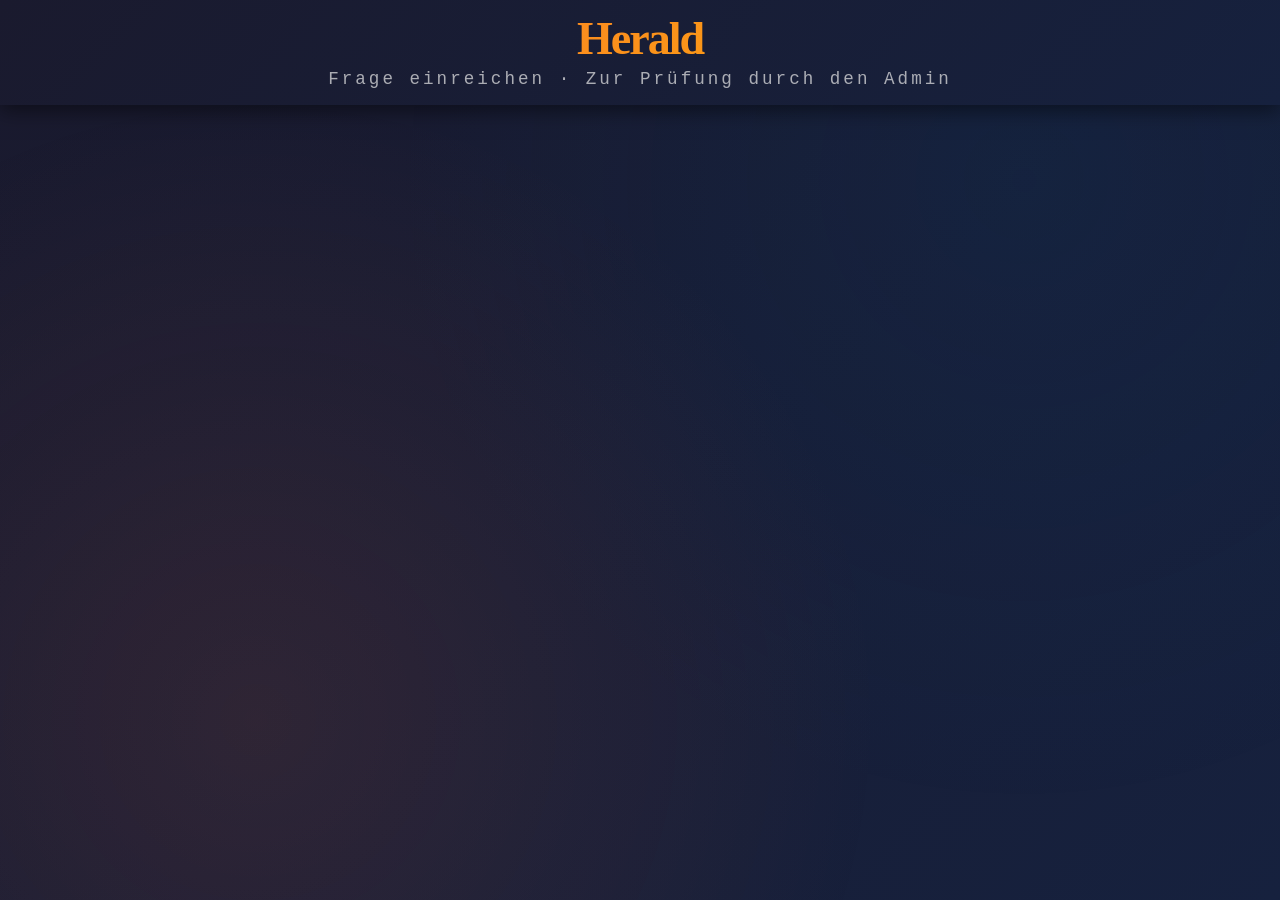
<file: herald-index.html>
<!-- Herald — Development Version (Split Files) -->
<!DOCTYPE html>
<html lang="de">
<head>
    <meta charset="UTF-8">
    <meta name="viewport" content="width=device-width, initial-scale=1.0">
    <title>Herald · Frage einreichen</title>
    <link rel="stylesheet" href="css/00-base.css">
    <link rel="stylesheet" href="css/01-screens.css">
    <link rel="stylesheet" href="css/02-admin.css">
    <link rel="stylesheet" href="css/03-plugins.css">
</head>
<body>

<header>
    <h1>Herald</h1>
    <div class="subtitle">Frage einreichen &middot; Zur Prüfung durch den Admin</div>
</header>

<div class="container">
    <div id="heraldApp">
        <!-- wird durch 10-herald.js befüllt -->
    </div>
</div>

</body>
</html>
</file>
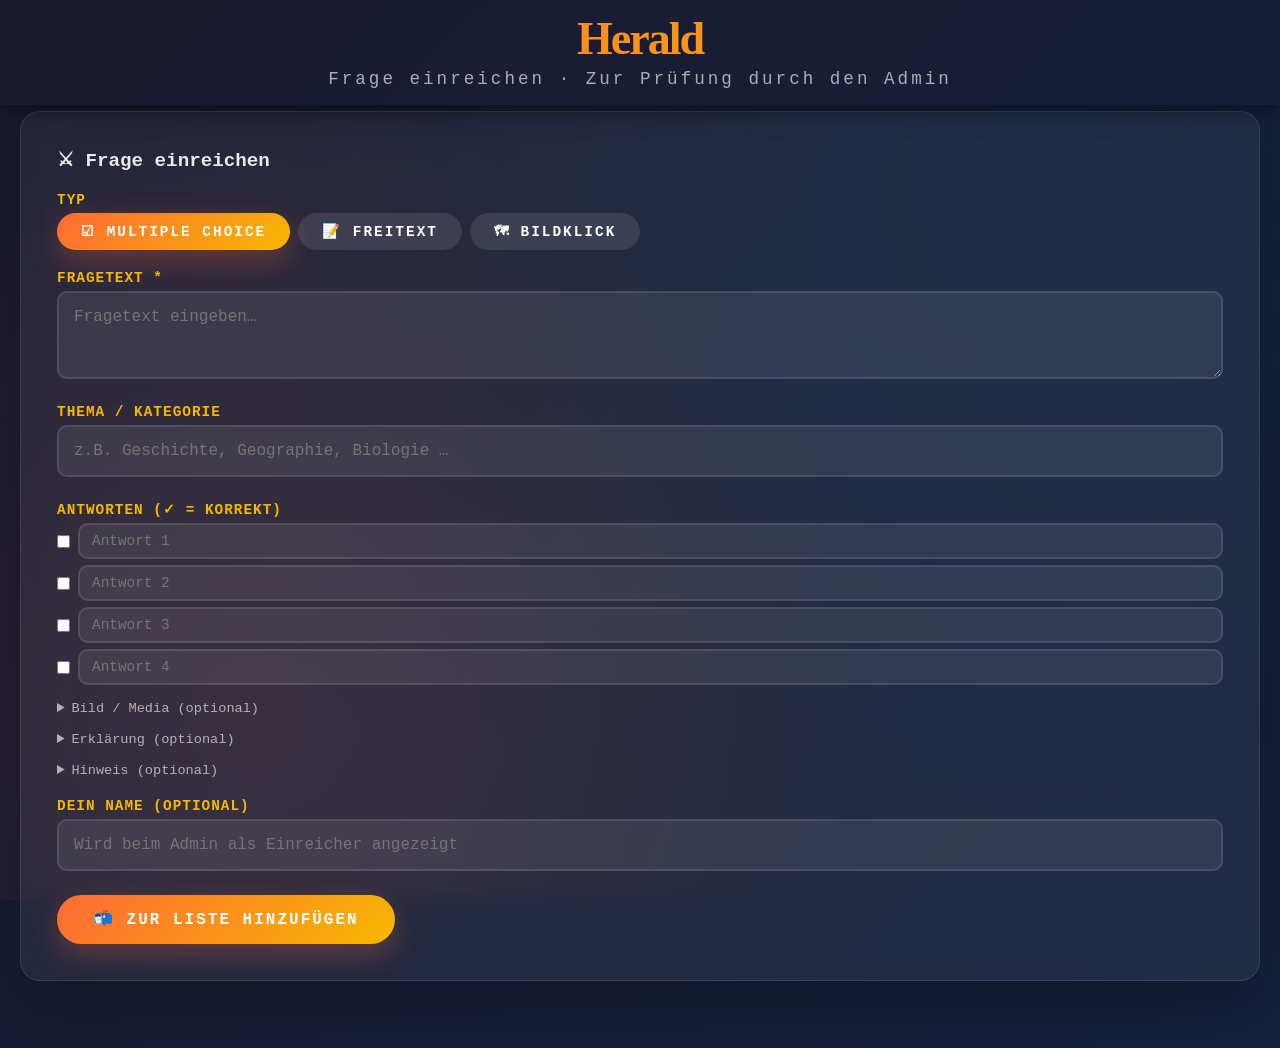
<file: herald.html>
<!-- Herald — Single File · 100% Offline · No localStorage -->
<!DOCTYPE html>
<html lang="de">
<head>
    <meta charset="UTF-8">
    <meta name="viewport" content="width=device-width, initial-scale=1.0">
    <title>Herald · Frage einreichen</title>
    <style>
        /* === 00-base.css === */
        /* 00-base.css - Reset, Variables, Typography, Core Components */



        * {
            margin: 0;
            padding: 0;
            box-sizing: border-box;
        }


        :root {
            --primary: #FF6B35;
            --secondary: #004E89;
            --accent: #F7B801;
            --bg-dark: #1A1A2E;
            --bg-light: #16213E;
            --text: #EAEAEA;
            --correct: #2ECC71;
            --incorrect: #E74C3C;

            /* White overlays */
            --overlay-5: rgba(255, 255, 255, 0.05);
            --overlay-8: rgba(255, 255, 255, 0.08);
            --overlay-10: rgba(255, 255, 255, 0.1);
            --overlay-12: rgba(255, 255, 255, 0.12);
            --overlay-15: rgba(255, 255, 255, 0.15);
            --overlay-20: rgba(255, 255, 255, 0.2);
            --overlay-30: rgba(255, 255, 255, 0.3);

            /* Black shadows */
            --shadow-30: rgba(0, 0, 0, 0.3);
            --shadow-40: rgba(0, 0, 0, 0.4);
            --shadow-50: rgba(0, 0, 0, 0.5);
            --shadow-70: rgba(0, 0, 0, 0.7);
        }


        .hidden { display: none !important; }

        /* Info tables */
        .info-table { width: 100%; border-collapse: collapse; margin: 10px 0 20px; }
        .info-table-sm { width: 100%; border-collapse: collapse; margin: 10px 0 15px; font-size: 0.9rem; }
        .info-table tr,
        .info-table-sm tr { border-bottom: 1px solid rgba(255,255,255,0.15); }
        .info-table-sm tr { border-bottom-color: rgba(255,255,255,0.1); }
        .info-table td,
        .info-table-sm td { padding: 8px; }
        .info-table-sm td { padding: 5px; }
        .td-bold { font-weight: 700; }
        .td-muted { opacity: 0.6; }
        .td-nowrap { white-space: nowrap; }

        /* Section headings & titles */
        .section-heading { color: var(--accent); margin: 20px 0 10px; }
        .section-title { margin: 30px 0 20px 0; font-size: 1.5rem; }

        /* Code inline tags */
        .code-tag { background: rgba(255,255,255,0.1); padding: 2px 6px; border-radius: 3px; }

        /* Stats grid */
        .stats-grid { display: grid; grid-template-columns: 1fr 1fr; gap: 4px 20px; font-size: 0.88rem; line-height: 1.7; margin: 5px 0 10px 0; }

        /* Radio/checkbox option rows */
        .radio-option { display: flex; align-items: center; gap: 10px; padding: 10px; background: rgba(255,255,255,0.03); border-radius: 8px; cursor: pointer; }

        /* Common utilities */
        .mb-20 { margin-bottom: 20px; }
        .mt-15 { margin-top: 15px; }
        .mt-30 { margin-top: 30px; }
        .text-muted { font-size: 0.85rem; opacity: 0.7; }


        body {
            font-family: 'Courier New', Courier, monospace, -apple-system, BlinkMacSystemFont, 'Segoe UI', sans-serif;
            background: linear-gradient(135deg, var(--bg-dark) 0%, var(--bg-light) 100%);
            color: var(--text);
            min-height: 100vh;
            position: relative;
            overflow-x: hidden;
        }

        body::before {
            content: '';
            position: fixed;
            top: 0;
            left: 0;
            right: 0;
            bottom: 0;
            background: 
                radial-gradient(circle at 20% 80%, rgba(255, 107, 53, 0.1) 0%, transparent 50%),
                radial-gradient(circle at 80% 20%, rgba(0, 78, 137, 0.1) 0%, transparent 50%);
            pointer-events: none;
            z-index: 0;
        }


        .container {
            max-width: 1400px;
            margin: 0 auto;
            padding: 0 20px 40px 20px;
            position: relative;
            z-index: 1;
        }

        header {
            text-align: center;
            margin: 0 0 6px 0;
            animation: fadeInDown 0.6s ease-out;
            position: sticky;
            top: 0;
            z-index: 100;
            background: linear-gradient(135deg, var(--bg-dark) 0%, var(--bg-light) 100%);
            background-attachment: fixed;
            padding: 12px 16px 16px 16px;
            margin-left: calc(-50vw + 50%);
            width: 100vw;
            box-shadow: 0 5px 20px var(--shadow-50);
        }

        h1 {
            font-family: Georgia, 'Times New Roman', Times, serif;
            font-size: 2.88rem;
            font-weight: 800;
            background: linear-gradient(135deg, var(--primary), var(--accent));
            -webkit-background-clip: text;
            -webkit-text-fill-color: transparent;
            background-clip: text;
            margin-bottom: 4px;
            letter-spacing: -2px;
        }

        .subtitle {
            color: var(--text);
            opacity: 0.7;
            font-size: 1.1rem;
            letter-spacing: 3px;
        }


        .screen {
            display: none;
            animation: fadeIn 0.5s ease-out;
        }

        .screen.active {
            display: block;
        }


        .card {
            background: var(--overlay-5);
            backdrop-filter: blur(10px);
            border-radius: 20px;
            padding: 36px;
            box-shadow: 0 20px 60px var(--shadow-30);
            border: 1px solid var(--overlay-10);
            margin-bottom: 27px;
        }


        .btn {
            background: linear-gradient(135deg, var(--primary), var(--accent));
            color: white;
            border: none;
            padding: 14.4px 36px;
            font-size: 1rem;
            font-weight: 700;
            border-radius: 50px;
            cursor: pointer;
            transition: all 0.3s ease;
            font-family: 'Courier New', Courier, monospace;
            text-transform: uppercase;
            letter-spacing: 2px;
            box-shadow: 0 10px 30px rgba(255, 107, 53, 0.3);
        }

        .btn:hover {
            transform: translateY(-2px);
            box-shadow: 0 15px 40px rgba(255, 107, 53, 0.4);
        }

        .btn:active {
            transform: translateY(0);
        }

        .btn-secondary {
            background: linear-gradient(135deg, var(--secondary), #006BA6);
            box-shadow: 0 10px 30px rgba(0, 78, 137, 0.3);
        }

        .btn-secondary:hover {
            box-shadow: 0 15px 40px rgba(0, 78, 137, 0.4);
        }

        .btn-small {
            padding: 10px 24px;
            font-size: 0.9rem;
        }

        input, select, textarea {
            width: 100%;
            padding: 15px;
            margin: 10px 0;
            background: var(--overlay-8);
            border: 2px solid var(--overlay-10);
            border-radius: 10px;
            color: var(--text);
            font-family: 'Courier New', Courier, monospace;
            font-size: 1rem;
            transition: all 0.3s ease;
        }

        input:focus, select:focus, textarea:focus {
            outline: none;
            border-color: var(--primary);
            background: var(--overlay-12);
        }

        select option {
            background: #1A1A2E;
            color: #EAEAEA;
        }

        label {
            display: block;
            margin: 20px 0 5px 0;
            font-weight: 700;
            color: var(--accent);
            text-transform: uppercase;
            font-size: 0.9rem;
            letter-spacing: 1px;
        }


        /* === 01-screens.css === */
        /* 01-screens.css - User Selection, Quiz, Results, Admin Nav */
        .user-select {
            display: grid;
            grid-template-columns: repeat(5, 1fr);
            gap: 15px;
            margin: 30px 0;
        }


        .user-select .last-row-spacer {
            display: none;
        }

        @media (max-width: 1200px) {
            .user-select {
                grid-template-columns: repeat(4, 1fr);
            }
        }

        @media (max-width: 900px) {
            .user-select {
                grid-template-columns: repeat(3, 1fr);
            }
        }

        @media (max-width: 600px) {
            .user-select {
                grid-template-columns: repeat(2, 1fr);
            }
        }

        .user-card {
            background: var(--overlay-8);
            padding: 15.75px;
            border-radius: 15px;
            cursor: pointer;
            transition: all 0.3s ease;
            border: 2px solid var(--overlay-10);
            text-align: center;
            position: relative;
            overflow: hidden;
        }


        .user-card::before {
            content: '';
            position: absolute;
            top: 0;
            left: 0;
            height: 100%;
            width: var(--xp-progress, 0%);
            border: 2px solid #FF5F15;
            border-right: none;
            border-radius: 15px 0 0 15px;
            box-sizing: border-box;
            pointer-events: none;
        }

        .user-card::after {
            content: '';
            position: absolute;
            top: 0;
            left: var(--xp-progress, 0%);
            height: 100%;
            width: calc(100% - var(--xp-progress, 0%));
            border: 2px solid var(--overlay-10);
            border-left: none;
            border-radius: 0 15px 15px 0;
            box-sizing: border-box;
            pointer-events: none;
        }

        .user-card:hover {
            background: var(--overlay-12);
            transform: translateY(-5px);
        }

        .user-card.selected {
            background: rgba(247, 184, 1, 0.15);
        }

        .user-card.selected::before {
            border-color: var(--accent);
        }

        .user-card.selected::after {
            border-color: var(--accent);
            opacity: 0.5;
        }

        .user-card-header {
            display: flex;
            align-items: center;
            gap: 12px;
            margin-bottom: 10px;
        }

        .user-avatar {
            width: 45px;
            height: 45px;
            border-radius: 50%;
            display: flex;
            align-items: center;
            justify-content: center;
            font-weight: 700;
            font-size: 1.2rem;
            flex-shrink: 0;
            border: 2px solid;
            position: relative;
            overflow: hidden;
        }

        .user-avatar::before {
            content: '';
            position: absolute;
            inset: 0;
            border-radius: 50%;
            padding: 2px;
            background: linear-gradient(135deg, var(--primary), var(--accent));
            -webkit-mask: linear-gradient(#fff 0 0) content-box, linear-gradient(#fff 0 0);
            -webkit-mask-composite: xor;
            mask-composite: exclude;
        }

        .user-info {
            flex: 1;
            text-align: left;
        }

        .user-name {
            font-size: 0.91rem;
            font-weight: 700;
            margin-bottom: 3px;
            display: flex;
            align-items: center;
            gap: 8px;
        }

        .user-level {
            display: inline-block;
            background: linear-gradient(135deg, var(--accent), var(--primary));
            color: var(--bg-dark);
            padding: 2px 8px;
            border-radius: 12px;
            font-size: 0.7rem;
            font-weight: 700;
        }

        .user-xp-container {
            margin-top: 5px;
        }

        .user-xp-bar {
            height: 6px;
            background: var(--overlay-10);
            border-radius: 10px;
            overflow: hidden;
            position: relative;
        }

        .user-xp-fill {
            height: 100%;
            background: linear-gradient(90deg, var(--secondary), var(--accent));
            border-radius: 10px;
            transition: width 0.5s ease;
            position: relative;
        }

        .user-xp-fill::after {
            content: '';
            position: absolute;
            top: 0;
            right: 0;
            bottom: 0;
            left: 0;
            background: linear-gradient(90deg, transparent, var(--overlay-30), transparent);
            animation: shimmer 2s infinite;
        }

        @keyframes shimmer {
            0% { transform: translateX(-100%); }
            100% { transform: translateX(100%); }
        }

        .user-xp-text {
            font-size: 0.6rem;
            opacity: 0.7;
            margin-top: 3px;
        }

        .user-stats {
            font-size: 0.63rem;
            opacity: 0.7;
            margin-top: 5px;
        }

        .question-container {
            margin: 40px 0;
        }

        .question-header {
            display: flex;
            justify-content: space-between;
            align-items: center;
            margin-bottom: 30px;
            padding-bottom: 20px;
            border-bottom: 2px solid var(--overlay-10);
            gap: 10px;
            flex-wrap: nowrap;
        }

        .question-number {
            font-size: 1.2rem;
            color: var(--accent);
            font-weight: 700;
        }


        .imagemap-container {
            position: relative;
            width: 100%;
            border-radius: 12px;
            overflow: hidden;
            cursor: crosshair;
            border: 2px solid rgba(255,255,255,0.15);
            touch-action: none;
        }
        .imagemap-container img {
            width: 100%;
            display: block;
            user-select: none;
            -webkit-user-drag: none;
        }
        .imagemap-marker {
            position: absolute;
            width: 20px; height: 20px;
            border-radius: 50%;
            transform: translate(-50%, -50%);
            pointer-events: none;
            z-index: 10;
            box-shadow: 0 0 0 3px rgba(0,0,0,0.4);
        }
        .imagemap-marker.player { background: #3498db; box-shadow: 0 0 0 3px rgba(52,152,219,0.4), 0 0 15px rgba(52,152,219,0.5); }
        .imagemap-marker.correct { background: #2ecc71; box-shadow: 0 0 0 3px rgba(46,204,113,0.4), 0 0 15px rgba(46,204,113,0.5); }
        .imagemap-marker.incorrect { background: #e74c3c; box-shadow: 0 0 0 3px rgba(231,76,60,0.4), 0 0 15px rgba(231,76,60,0.5); }
        .imagemap-marker.pulse { animation: markerPulse 1.5s infinite; }
        @keyframes markerPulse {
            0%, 100% { transform: translate(-50%, -50%) scale(1); }
            50% { transform: translate(-50%, -50%) scale(1.3); }
        }
        .imagemap-zone-overlay {
            position: absolute;
            pointer-events: none;
            z-index: 5;
        }
        .imagemap-scroll-wrapper {
            border-radius: 12px;
        }

        .imagemap-editor {
            position: relative;
            border: 2px dashed var(--accent);
            border-radius: 12px;
            overflow: hidden;
            cursor: crosshair;
            margin: 15px 0;
            max-height: 75vh;
        }
        .imagemap-editor img {
            width: 100%;
            display: block;
            user-select: none;
        }
        .imagemap-editor-point {
            position: absolute;
            width: 16px; height: 16px;
            background: #e74c3c;
            border: 2px solid #fff;
            border-radius: 50%;
            transform: translate(-50%, -50%);
            cursor: move;
            z-index: 20;
            font-size: 0.6rem;
            color: #fff;
            display: flex;
            align-items: center;
            justify-content: center;
            font-weight: 900;
        }
        .imagemap-editor-radius {
            position: absolute;
            border: 1.5px dashed rgba(46,204,113,0.7);
            border-radius: 50%;
            background: rgba(46,204,113,0.12);
            pointer-events: none;
            transform: translate(-50%, -50%);
            z-index: 15;
        }

        .quiz-xp-counter {
            font-size: 1rem;
            font-weight: 700;
            color: #2ecc71;
            background: rgba(46, 204, 113, 0.1);
            padding: 3px 12px;
            border-radius: 20px;
            border: 1px solid rgba(46, 204, 113, 0.25);
            transition: all 0.3s ease;
        }
        .quiz-xp-counter.xp-bump {
            transform: scale(1.15);
            color: #f1c40f;
            background: rgba(241, 196, 0, 0.15);
            border-color: rgba(241, 196, 0, 0.35);
        }

        .question-text {
            font-size: 1.62rem;
            font-weight: 700;
            margin: 27px 0;
            line-height: 1.4;
        }

        .question-media {
            margin: 30px auto;
            border-radius: 15px;
            overflow: hidden;
            box-shadow: 0 10px 40px var(--shadow-30);
            width: var(--quiz-img-width, 80%);
            max-width: 100%;
        }

        .question-media img,
        .question-media video {
            width: 100%;
            max-height: 500px;
            object-fit: contain;
            display: block;
        }

        .answers {
            display: flex;
            flex-direction: column;
            gap: 15px;
            margin: 30px 0;
        }

        .answer-btn {
            background: var(--overlay-8);
            border: 2px solid var(--overlay-20);
            color: var(--text);
            padding: 20px 30px;
            border-radius: 15px;
            cursor: pointer;
            transition: all 0.3s ease;
            font-family: 'Courier New', Courier, monospace;
            font-size: 1.1rem;
            text-align: left;
            position: relative;
            overflow: hidden;
        }

        .answer-btn::before {
            content: '';
            position: absolute;
            top: 0;
            left: 0;
            width: 0;
            height: 100%;
            background: linear-gradient(90deg, var(--primary), var(--accent));
            transition: width 0.3s ease;
            z-index: -1;
        }

        .answer-btn:hover {
            border-color: var(--primary);
            transform: translateX(5px);
        }

        .answer-btn:hover::before {
            width: 100%;
        }

        .answer-btn.selected {
            border-color: var(--accent);
            background: rgba(247, 184, 1, 0.2);
        }

        .answer-btn.correct {
            border-color: var(--correct);
            background: rgba(46, 204, 113, 0.2);
        }

        .answer-btn.incorrect {
            border-color: var(--incorrect);
            background: rgba(231, 76, 60, 0.2);
        }

        .text-answer-input.correct  { background: rgba(46, 204, 113, 0.2); border-color: var(--correct); }
        .text-answer-input.incorrect { background: rgba(231, 76, 60, 0.2);  border-color: var(--incorrect); }

        .answer-btn:disabled {
            cursor: not-allowed;
            opacity: 0.6;
        }





        .answer-checkbox-container {
            background: var(--overlay-8);
            border: 2px solid var(--overlay-20);
            padding: 14px 16px;
            border-radius: 15px;
            margin-bottom: 12px;
            transition: all 0.3s ease;
            cursor: pointer;  
            position: relative;
            display: flex;
            align-items: center;
            min-height: 22px;
        }


        .answer-checkbox-container:hover {
            background: var(--overlay-12);
            border-color: var(--primary);
            transform: translateX(5px);  
        }


        .answer-checkbox-container.correct {
            border-color: var(--correct);
            background: rgba(46, 204, 113, 0.2);
        }


        .answer-checkbox-container.incorrect {
            border-color: var(--incorrect);
            background: rgba(231, 76, 60, 0.2);
        }


        .answer-checkbox-label {
            display: flex;
            align-items: center;
            cursor: pointer;
            user-select: none;  
            width: 100%;  
        }


        .answer-checkbox {
            position: absolute;
            opacity: 0;
            width: 0;
            height: 0;
        }


        .answer-checkbox-custom {
            width: 28px;
            height: 28px;
            min-width: 28px;
            min-height: 28px;
            margin-right: 14px;
            background: var(--overlay-10);
            border: 2px solid var(--overlay-30);
            border-radius: 6px;
            display: flex;
            align-items: center;
            justify-content: center;
            font-size: 0.9rem;
            font-weight: 700;
            color: rgba(255, 255, 255, 0.7);
            font-family: monospace;
            transition: all 0.2s ease;
            flex-shrink: 0;
        }


        .answer-checkbox-container:hover .answer-checkbox-custom {
            border-color: var(--primary);
            color: var(--primary);
        }


        .answer-checkbox:checked + .answer-checkbox-custom {
            background: var(--accent);
            border-color: var(--accent);
            color: #000;
        }


        .answer-checkbox:disabled + .answer-checkbox-custom {
            cursor: not-allowed;
            opacity: 0.6;
        }


        .answer-checkbox-container.correct .answer-checkbox-custom {
            background: var(--correct);
            border-color: var(--correct);
            color: #fff;
        }


        .answer-checkbox-container.incorrect .answer-checkbox-custom {
            background: var(--incorrect);
            border-color: var(--incorrect);
            color: #fff;
        }

        .answer-text {
            font-size: 1rem;
            line-height: 28px;
            pointer-events: none; 
            display: flex;
            align-items: center;
        }

        .progress-bar {
            height: 8px;
            background: var(--overlay-10);
            border-radius: 10px;
            overflow: hidden;
            margin-bottom: 27px;
        }

        .progress-fill {
            height: 100%;
            background: linear-gradient(90deg, var(--primary), var(--accent));
            transition: width 0.5s ease;
            border-radius: 10px;
        }

        .results-container {
            text-align: center;
            padding: 40px 0;
        }

        .results-score {
            font-size: 6rem;
            font-weight: 800;
            background: linear-gradient(135deg, var(--primary), var(--accent));
            -webkit-background-clip: text;
            -webkit-text-fill-color: transparent;
            background-clip: text;
            margin: 30px 0;
        }

        .results-message {
            font-size: 1.5rem;
            margin: 20px 0;
            color: var(--accent);
        }

        .results-details {
            display: grid;
            grid-template-columns: repeat(auto-fit, minmax(200px, 1fr));
            gap: 20px;
            margin: 40px 0;
        }

        .result-stat {
            background: var(--overlay-8);
            padding: 25px;
            border-radius: 15px;
        }

        .result-stat-value {
            font-size: 2.5rem;
            font-weight: 700;
            color: var(--primary);
        }

        .result-stat-label {
            font-size: 0.9rem;
            opacity: 0.7;
            margin-top: 10px;
        }

        .admin-nav {
            display: flex;
            gap: 15px;
            margin-bottom: 30px;
            flex-wrap: wrap;
        }

        .answer-input-group {
            background: var(--overlay-5);
            padding: 20px;
            border-radius: 10px;
            margin: 15px 0;
            border: 2px solid var(--overlay-10);
        }

        .checkbox-group {
            display: flex;
            align-items: center;
            gap: 10px;
            margin-top: 10px;
        }

        .checkbox-group input[type="checkbox"] {
            width: auto;
            margin: 0;
        }

        .user-list {
            display: grid;
            gap: 15px;
            margin: 30px 0;
        }

        .user-item {
            background: var(--overlay-8);
            padding: 20px;
            border-radius: 15px;
            display: flex;
            justify-content: space-between;
            align-items: center;
        }

        .user-info h3 {
            font-size: 1.3rem;
            margin-bottom: 5px;
        }

        .user-info p {
            opacity: 0.7;
            font-size: 0.9rem;
        }

        .btn-danger {
            background: linear-gradient(135deg, var(--incorrect), #C0392B);
            box-shadow: 0 10px 30px rgba(231, 76, 60, 0.3);
        }

        .btn-danger:hover {
            box-shadow: 0 15px 40px rgba(231, 76, 60, 0.4);
        }

        @keyframes fadeIn {
            from {
                opacity: 0;
                transform: translateY(20px);
            }
            to {
                opacity: 1;
                transform: translateY(0);
            }
        }

        @keyframes fadeInDown {
            from {
                opacity: 0;
                transform: translateY(-30px);
            }
            to {
                opacity: 1;
                transform: translateY(0);
            }
        }

        .back-btn {
            display: inline-block;
            margin-bottom: 20px;
            color: var(--text);
            text-decoration: none;
            opacity: 0.7;
            transition: opacity 0.3s ease;
        }

        .back-btn:hover {
            opacity: 1;
        }


        /* === 02-admin.css === */
        /* 02-admin.css - Questions, Leaderboard, Stats, Modals, Avatars, Settings */
        .question-list {
            display: grid;
            gap: 15px;
            margin: 30px 0;
        }

        .question-item {
            background: var(--overlay-8);
            padding: 20px;
            border-radius: 15px;
            display: flex;
            justify-content: space-between;
            align-items: center;
            gap: 20px;
        }

        .question-preview {
            flex: 1;
        }

        .question-preview h3 {
            font-size: 1.1rem;
            margin-bottom: 10px;
        }

        .question-preview p {
            opacity: 0.7;
            font-size: 0.9rem;
        }

        .media-preview {
            width: 80px;
            height: 80px;
            border-radius: 10px;
            object-fit: cover;
            border: 2px solid var(--overlay-20);
        }


        .f2-toolbar { display:flex;gap:10px;flex-wrap:wrap;align-items:center;padding:15px;background:rgba(255,255,255,0.05);border-radius:12px;margin-bottom:20px; }
        .f2-search { flex:1;min-width:200px;padding:10px 15px;background:rgba(255,255,255,0.1);border:2px solid rgba(255,255,255,0.15);border-radius:10px;color:var(--text);font-size:0.95rem;transition:border-color 0.3s; }
        .f2-search:focus { border-color:var(--accent);outline:none; }
        .f2-filter-btn { padding:6px 14px;border-radius:20px;border:2px solid rgba(255,255,255,0.15);background:rgba(255,255,255,0.05);color:var(--text);cursor:pointer;font-size:0.82rem;transition:all 0.2s;white-space:nowrap; }
        .f2-filter-btn:hover { background:rgba(255,255,255,0.12); }
        .f2-filter-btn.active { border-color:var(--accent);background:rgba(247,184,1,0.15);color:var(--accent);font-weight:700; }
        .f2-view-toggle { display:flex;border-radius:8px;overflow:hidden;border:2px solid rgba(255,255,255,0.15); }
        .f2-view-toggle button { padding:6px 12px;background:rgba(255,255,255,0.05);border:none;color:var(--text);cursor:pointer;font-size:0.9rem; }
        .f2-view-toggle button.active { background:var(--accent);color:#1a1a2e; }
        .f2-stats-bar { display:flex;gap:15px;padding:12px 15px;background:rgba(255,255,255,0.03);border-radius:10px;margin-bottom:15px;flex-wrap:wrap; }
        .f2-stat { font-size:0.85rem;opacity:0.8; }
        .f2-stat strong { color:var(--accent); }
        .f2-cards { display:grid;gap:12px; }
        .f2-cards.view-compact { grid-template-columns:1fr; }
        .f2-cards.view-grid { grid-template-columns:repeat(auto-fill, minmax(340px, 1fr)); }
        .f2-card { background:rgba(255,255,255,0.06);border:2px solid rgba(255,255,255,0.1);border-radius:14px;padding:16px;transition:all 0.25s;position:relative;overflow:hidden; }
        .f2-card:hover { border-color:rgba(255,255,255,0.25);background:rgba(255,255,255,0.09);transform:translateY(-1px); }
        .f2-card.inactive { opacity:0.5; }
        .f2-card.inactive:hover { opacity:0.75; }
        .f2-card-header { display:flex;justify-content:space-between;align-items:flex-start;gap:10px;margin-bottom:8px; }
        .f2-card-num { font-size:0.75rem;font-weight:700;color:var(--accent);background:rgba(247,184,1,0.15);padding:2px 8px;border-radius:6px;white-space:nowrap; }
        .f2-card-hash { font-size:0.6rem;opacity:0.35;font-family:monospace; }
        .f2-card-type { font-size:0.7rem;padding:2px 8px;border-radius:10px;font-weight:600; }
        .f2-type-mc { background:rgba(52,152,219,0.2);color:#5dade2; }
        .f2-type-text { background:rgba(46,204,113,0.2);color:#58d68d; }
        .f2-type-imagemap { background:rgba(155,89,182,0.2);color:#bb8fce; }
        .f2-card-question { font-size:0.95rem;font-weight:600;line-height:1.45;margin-bottom:10px;word-break:break-word; }
        .f2-card-answers { display:flex;flex-wrap:wrap;gap:5px;margin-bottom:10px; }
        .f2-answer-chip { font-size:0.78rem;padding:3px 10px;border-radius:15px;background:rgba(255,255,255,0.08);border:1px solid rgba(255,255,255,0.12); }
        .f2-answer-chip.correct { background:rgba(46,204,113,0.15);border-color:rgba(46,204,113,0.4);color:#2ecc71; }
        .f2-card-meta { display:flex;gap:8px;align-items:center;flex-wrap:wrap;font-size:0.78rem;opacity:0.6; }
        .f2-card-actions { display:flex;gap:6px;margin-top:10px;padding-top:10px;border-top:1px solid rgba(255,255,255,0.08); }
        .f2-card-img { width:70px;height:70px;border-radius:8px;object-fit:cover;border:2px solid rgba(255,255,255,0.15);float:right;margin:0 0 8px 10px; }
        .f2-card-stat-bar { position:absolute;bottom:0;left:0;right:0;height:3px;background:rgba(255,255,255,0.05); }
        .f2-card-stat-fill { height:100%;border-radius:0 0 0 14px;transition:width 0.4s; }
        .f2-preview-overlay { position:fixed;top:0;left:0;right:0;bottom:0;background:rgba(0,0,0,0.85);z-index:10000;display:flex;align-items:center;justify-content:center;padding:20px; }
        .f2-preview-card { background:var(--card-bg);border-radius:20px;padding:30px;max-width:600px;width:100%;max-height:90vh;overflow-y:auto;border:2px solid rgba(255,255,255,0.15); }
        .f2-group-header { margin:20px 0 8px;padding:10px 15px;background:linear-gradient(135deg,rgba(247,184,1,0.12),rgba(247,184,1,0.04));border-left:4px solid var(--accent);border-radius:0 10px 10px 0;font-weight:700;color:var(--accent);display:flex;justify-content:space-between;align-items:center; }
        .f2-empty { text-align:center;padding:60px 20px;opacity:0.5; }
        .f2-empty-icon { font-size:3rem;margin-bottom:15px; }
        .f2-sort-select { padding:6px 12px;background:rgba(255,255,255,0.1);border:2px solid rgba(255,255,255,0.15);border-radius:8px;color:var(--text);font-size:0.82rem;cursor:pointer; }

        .stats-user-card {
            background: var(--overlay-8);
            padding: 30px;
            border-radius: 15px;
            margin-bottom: 30px;
            border: 2px solid var(--overlay-10);
        }

        .stats-user-header {
            display: flex;
            justify-content: space-between;
            align-items: center;
            margin-bottom: 30px;
            padding-bottom: 20px;
            border-bottom: 2px solid var(--overlay-10);
        }

        .stats-user-name {
            font-size: 1.8rem;
            font-weight: 700;
            color: var(--primary);
        }

        .stats-overview {
            display: grid;
            grid-template-columns: repeat(auto-fit, minmax(150px, 1fr));
            gap: 20px;
            margin-bottom: 30px;
        }

        .stat-box {
            background: var(--overlay-8);
            padding: 20px;
            border-radius: 12px;
            text-align: center;
            border: 1px solid var(--overlay-10);
        }

        .stat-box-value {
            font-size: 2rem;
            font-weight: 700;
            color: var(--accent);
            margin-bottom: 5px;
        }

        .stat-box-label {
            font-size: 0.85rem;
            opacity: 0.7;
            text-transform: uppercase;
            letter-spacing: 1px;
        }

        .history-table {
            width: 100%;
            border-collapse: collapse;
            margin-top: 20px;
        }

        .history-table th {
            background: var(--overlay-10);
            padding: 15px;
            text-align: left;
            font-weight: 700;
            color: var(--accent);
            text-transform: uppercase;
            font-size: 0.9rem;
            letter-spacing: 1px;
        }

        .history-table td {
            padding: 15px;
            border-bottom: 1px solid var(--overlay-10);
        }

        .history-table tr:hover {
            background: var(--overlay-5);
        }

        .score-badge {
            display: inline-block;
            padding: 6px 16px;
            border-radius: 20px;
            font-weight: 700;
            font-size: 1.1rem;
        }

        .score-excellent {
            background: rgba(46, 204, 113, 0.2);
            color: var(--correct);
            border: 2px solid var(--correct);
        }

        .score-good {
            background: rgba(247, 184, 1, 0.2);
            color: var(--accent);
            border: 2px solid var(--accent);
        }

        .score-average {
            background: rgba(255, 107, 53, 0.2);
            color: var(--primary);
            border: 2px solid var(--primary);
        }

        .score-poor {
            background: rgba(231, 76, 60, 0.2);
            color: var(--incorrect);
            border: 2px solid var(--incorrect);
        }

        .no-data {
            text-align: center;
            padding: 60px 20px;
            opacity: 0.5;
            font-size: 1.2rem;
        }

        .leaderboard {
            margin-bottom: 50px;
            padding: 20px 0 40px 0;
            background: transparent;
            border-radius: 0;
            border: none;
        }

        .leaderboard-title {
            display: none;
        }

        .podium {
            display: flex;
            align-items: flex-end;
            justify-content: center;
            gap: 20px;
            margin-bottom: 30px;
            min-height: 350px;
        }

        .podium-place {
            flex: 1;
            max-width: 250px;
            display: flex;
            flex-direction: column;
            align-items: center;
            animation: podiumRise 0.8s ease-out;
        }

        .podium-place.first {
            animation-delay: 0.2s;
        }

        .podium-place.second {
            animation-delay: 0s;
        }

        .podium-place.third {
            animation-delay: 0.1s;
        }

        @keyframes podiumRise {
            from {
                opacity: 0;
                transform: translateY(50px);
            }
            to {
                opacity: 1;
                transform: translateY(0);
            }
        }

        .podium-rank {
            font-size: 3rem;
            font-weight: 800;
            margin-top: -10px;
            margin-bottom: 10px;
            text-shadow: 0 5px 20px var(--shadow-30);
        }

        .podium-place.first .podium-rank {
            color: #FFD700;
            font-size: 3.5rem;
        }

        .podium-place.second .podium-rank {
            color: #C0C0C0;
        }

        .podium-place.third .podium-rank {
            color: #CD7F32;
        }

        .podium-avatar {
            width: 168px;
            height: 168px;
            border-radius: 50%;
            background: linear-gradient(135deg, var(--primary), var(--accent));
            display: flex;
            align-items: center;
            justify-content: center;
            font-size: 4.2rem;
            font-weight: 800;
            color: white;
            margin-bottom: 20px;
            box-shadow: 0 10px 40px var(--shadow-40);
            border: 5px solid var(--overlay-20);
            position: relative;
            overflow: visible;
        }


        .podium-avatar img {
            position: absolute;
            top: 0;
            left: 0;
            width: 100%;
            height: 100%;
            object-fit: cover;
            border-radius: 50%;
            z-index: 1;
            clip-path: circle(50%);
        }

        .podium-place.first .podium-avatar {
            width: 196px;
            height: 196px;
            font-size: 5rem;
            border-color: #FFD700;
            box-shadow: 0 15px 50px rgba(255, 215, 0, 0.4);
        }

        .podium-avatar::after {
            content: '👑';
            position: absolute;
            top: -38px;
            left: 50%;
            transform: translateX(-50%);
            font-size: 2.5rem;
            display: none;
            z-index: 10;
            filter: drop-shadow(0 2px 4px rgba(0,0,0,0.5));
        }

        .podium-place.first .podium-avatar::after {
            display: block;
        }

        .podium-user-name {
            font-size: 1.3rem;
            font-weight: 700;
            margin-bottom: 5px;
            text-align: center;
            color: #000000;
        }

        .podium-score {
            font-size: 1.1rem;
            font-weight: 800;
            text-align: center;
            color: var(--accent);
            background: var(--shadow-50);
            padding: 5px 15px;
            border-radius: 20px;
            margin: 0 auto 10px auto;
            display: block;
            width: fit-content;
        }


        .podium-place.rank-up .podium-base {
            border: 3px solid var(--accent);
        }


        .podium-place.rank-down .podium-base {
            border: 3px solid var(--secondary);
        }


        .rank-change-indicator {
            font-size: 0.8rem;
            margin-left: 5px;
        }

        .rank-change-indicator.up {
            color: #2ecc71;
        }

        .rank-change-indicator.down {
            color: #e74c3c;
        }

        .podium-stats {
            background: var(--overlay-8);
            padding: 20px;
            border-radius: 15px;
            width: 100%;
            margin-top: 10px;
        }

        .podium-stat-item {
            display: flex;
            justify-content: space-between;
            margin: 8px 0;
            font-size: 0.95rem;
            color: #000000;
        }

        .podium-stat-label {
            opacity: 0.7;
            color: #000000;
        }

        .podium-stat-value {
            font-weight: 700;
            color: #000000;
        }

        .podium-base {
            background: linear-gradient(135deg, var(--secondary), #006BA6);
            padding: 30px 20px 20px 20px;
            border-radius: 10px;
            box-shadow: 0 10px 30px var(--shadow-30);
            width: 100%;
            margin-top: auto;
            position: relative;
            overflow: hidden;
        }

        .podium-base::before {
            content: '';
            position: absolute;
            top: 0;
            left: 0;
            right: 0;
            height: 3px;
            background: linear-gradient(90deg, transparent, var(--accent), transparent);
        }


        .podium-base::after {
            content: '';
            position: absolute;
            bottom: 0;
            left: 0;
            width: var(--xp-progress, 0%);
            height: 8px;
            background: #FF5F15;
            border-radius: 0 4px 0 0;
        }

        .podium-place.first .podium-base {
            padding-top: 60px;
            background: linear-gradient(135deg, #FFD700, #FFA500);
        }

        .podium-place.second .podium-base {
            padding-top: 40px;
            background: linear-gradient(135deg, #C0C0C0, #A8A8A8);
        }

        .podium-place.third .podium-base {
            padding-top: 30px;
            background: linear-gradient(135deg, #CD7F32, #B87333);
        }

        .podium-position {
            text-align: center;
            font-size: 1.5rem;
            font-weight: 800;
            color: #000000;
            text-transform: uppercase;
            letter-spacing: 2px;
            margin-bottom: 15px;
        }


        .runners-up {
            margin-top: 30px;
            display: grid;
            grid-template-columns: repeat(3, 1fr);
            gap: 15px;
        }

        @media (max-width: 1024px) {
            .runners-up {
                grid-template-columns: repeat(2, 1fr);
            }
        }

        @media (max-width: 600px) {
            .runners-up {
                grid-template-columns: 1fr;
            }
        }

        .runner-up-item {
            display: flex;
            align-items: center;
            gap: 15px;
            background: var(--overlay-8);
            padding: 12px 20px;
            border-radius: 15px;
            border: 2px solid var(--overlay-10);
            transition: all 0.2s ease;
            position: relative;
            overflow: hidden;
        }


        .runner-up-item::before {
            content: '';
            position: absolute;
            top: 0;
            left: 0;
            height: 100%;
            width: var(--xp-progress, 0%);
            border: 2px solid #FF5F15;
            border-right: none;
            border-radius: 15px 0 0 15px;
            box-sizing: border-box;
            pointer-events: none;
        }

        .runner-up-item::after {
            content: '';
            position: absolute;
            top: 0;
            left: var(--xp-progress, 0%);
            height: 100%;
            width: calc(100% - var(--xp-progress, 0%));
            border: 2px solid var(--overlay-10);
            border-left: none;
            border-radius: 0 15px 15px 0;
            box-sizing: border-box;
            pointer-events: none;
        }

        .runner-up-item:hover {
            background: var(--overlay-12);
            transform: translateX(5px);
        }

        .runner-up-rank {
            font-size: 1.5rem;
            font-weight: 800;
            color: var(--accent);
            min-width: 45px;
        }

        .runner-up-avatar {
            width: 80px;
            height: 80px;
            border-radius: 50%;
            display: flex;
            align-items: center;
            justify-content: center;
            font-size: 2.2rem;
            flex-shrink: 0;
            border: 2px solid var(--overlay-20);
        }

        .runner-up-avatar img {
            width: 100%;
            height: 100%;
            object-fit: cover;
            border-radius: 50%;
        }

        .runner-up-name {
            font-size: 1.1rem;
            font-weight: 700;
            color: var(--text);
            min-width: 100px;
        }

        .runner-up-center {
            display: flex;
            flex-direction: column;
            justify-content: center;
            gap: 2px;
            flex: 1;
            min-width: 0;
        }

        .runner-up-details {
            display: flex;
            gap: 15px;
            font-size: 0.85rem;
            opacity: 0.7;
        }

        .runner-up-details span {
            white-space: nowrap;
        }

        .runner-up-score {
            font-weight: 800;
            color: var(--accent);
            white-space: nowrap;
        }

        .user-selection-title {
            font-size: 1.5rem;
            font-weight: 700;
            margin: 40px 0 20px 0;
            text-align: center;
            opacity: 0.9;
        }

        .modal {
            display: none;
            position: fixed;
            top: 0;
            left: 0;
            width: 100%;
            height: 100%;
            background: rgba(0, 0, 0, 0.8);
            backdrop-filter: blur(10px);
            z-index: 1000;
            justify-content: center;
            align-items: center;
        }

        .modal.active {
            display: flex;
        }

        .modal-content {
            background: var(--bg-light);
            padding: 40px;
            border-radius: 20px;
            max-width: 500px;
            width: 90%;
            border: 2px solid var(--overlay-20);
            box-shadow: 0 20px 60px var(--shadow-50);
            animation: modalSlideIn 0.3s ease-out;
        }

        @keyframes modalSlideIn {
            from {
                opacity: 0;
                transform: translateY(-30px);
            }
            to {
                opacity: 1;
                transform: translateY(0);
            }
        }

        .modal-content h2 {
            font-size: 2rem;
            margin-bottom: 20px;
            color: var(--primary);
        }

        .error-message {
            background: rgba(231, 76, 60, 0.2);
            border: 2px solid var(--incorrect);
            color: var(--incorrect);
            padding: 12px 20px;
            border-radius: 10px;
            margin: 15px 0;
            display: none;
            animation: shake 0.5s;
        }

        .error-message.active {
            display: block;
        }

        @keyframes shake {
            0%, 100% { transform: translateX(0); }
            25% { transform: translateX(-10px); }
            75% { transform: translateX(10px); }
        }


        .avatar-edit-group {
            text-align: center;
        }

        .avatar-circles {
            display: flex;
            justify-content: center;
            gap: 15px;
            margin: 10px 0;
        }

        .avatar-circle {
            width: 70px;
            height: 70px;
            border-radius: 50%;
            background: var(--overlay-10);
            border: 3px solid var(--overlay-20);
            display: flex;
            align-items: center;
            justify-content: center;
            cursor: pointer;
            transition: all 0.2s ease;
            position: relative;
            overflow: hidden;
        }

        .avatar-circle:hover {
            border-color: rgba(255, 255, 255, 0.5);
            transform: scale(1.05);
        }

        .avatar-circle.selected {
            border-color: var(--accent);
            box-shadow: 0 0 15px rgba(247, 184, 1, 0.5);
        }

        .avatar-circle[data-preset="1"].selected {
            border-color: var(--accent);
            box-shadow: 0 0 15px rgba(247, 184, 1, 0.5);
        }

        .avatar-circle[data-preset="2"].selected {
            border-color: var(--secondary);
            box-shadow: 0 0 15px rgba(0, 166, 147, 0.5);
        }

        .avatar-circle .preset-label {
            position: absolute;
            top: -2px;
            right: -2px;
            background: var(--shadow-70);
            color: white;
            font-size: 0.65rem;
            font-weight: 700;
            width: 18px;
            height: 18px;
            border-radius: 50%;
            display: flex;
            align-items: center;
            justify-content: center;
        }

        .avatar-circle[data-preset="1"] .preset-label {
            background: var(--accent);
            color: #000;
        }

        .avatar-circle[data-preset="2"] .preset-label {
            background: var(--secondary);
            color: #fff;
        }

        .avatar-circle .circle-content {
            font-size: 2rem;
            width: 100%;
            height: 100%;
            display: flex;
            align-items: center;
            justify-content: center;
        }

        .avatar-circle .circle-content img {
            width: 100%;
            height: 100%;
            object-fit: cover;
            border-radius: 50%;
        }

        .avatar-actions {
            display: flex;
            gap: 8px;
            justify-content: center;
            margin-top: 10px;
        }

        .avatar-actions .btn {
            font-size: 0.75rem;
            padding: 5px 10px;
        }

        .settings-group {
            background: var(--overlay-5);
            padding: 15px;
            border-radius: 15px;
            margin: 10px 0;
            border: 2px solid var(--overlay-10);
        }

        .settings-label {
            font-size: 1rem;
            font-weight: 700;
            color: var(--accent);
            margin-bottom: 10px;
            display: block;
        }

        .settings-label .settings-hint {
            font-weight: 400;
            font-size: 0.85rem;
            color: var(--text);
            opacity: 0.7;
        }


        .admin-settings-compact .section-block {
            background: rgba(255, 255, 255, 0.03);
            border: 1px solid var(--overlay-8);
            border-radius: 12px;
            padding: 16px 18px;
            margin-bottom: 12px;
        }
        .admin-settings-compact .section-title {
            font-size: 1rem; font-weight: 700; color: var(--accent);
            margin: 0 0 12px 0; padding-bottom: 6px;
            border-bottom: 1px solid var(--overlay-8);
            display: flex; align-items: center; gap: 6px;
        }
        .admin-settings-compact .field-row {
            display: flex; align-items: center; gap: 12px; margin-bottom: 8px; flex-wrap: wrap;
        }
        .admin-settings-compact .field-row:last-child { margin-bottom: 0; }
        .admin-settings-compact .field-label {
            font-size: 0.85rem; font-weight: 600; color: var(--text); opacity: 0.9;
            min-width: 140px; flex-shrink: 0;
        }
        .admin-settings-compact .field-label .hint {
            font-weight: 400; font-size: 0.75rem; opacity: 0.5; display: block; margin-top: 1px;
        }
        .admin-settings-compact input[type="text"],
        .admin-settings-compact input[type="number"],
        .admin-settings-compact input[type="password"] {
            padding: 8px 12px; margin: 0; font-size: 0.9rem; border-radius: 8px; width: auto; min-width: 0;
        }
        .admin-settings-compact input[type="number"] { width: 80px; }
        .admin-settings-compact input[type="text"] { flex: 1; min-width: 120px; max-width: 300px; }
        .admin-settings-compact input[type="password"] { flex: 1; min-width: 120px; max-width: 220px; }
        .admin-settings-compact input[type="range"] { flex: 1; min-width: 100px; margin: 0; }
        .admin-settings-compact .cb-row {
            display: flex; align-items: center; gap: 8px; cursor: pointer; font-size: 0.85rem; padding: 2px 0;
        }
        .admin-settings-compact .cb-row input[type="checkbox"] {
            width: 16px; height: 16px; margin: 0; accent-color: var(--accent); cursor: pointer;
        }
        .admin-settings-compact .speed-row {
            display: flex; align-items: center; gap: 6px; font-size: 0.85rem;
        }
        .admin-settings-compact .speed-row input[type="number"] { width: 55px; padding: 6px 8px; font-size: 0.8rem; }
        .admin-settings-compact .speed-row .unit { opacity: 0.45; font-size: 0.8rem; min-width: 16px; }
        .admin-settings-compact .section-actions { display: flex; gap: 10px; margin-top: 10px; flex-wrap: wrap; }
        .admin-settings-compact .btn-save {
            background: linear-gradient(135deg, var(--secondary), #006BA6);
            color: white; border: none; padding: 7px 18px; font-size: 0.8rem; font-weight: 700;
            border-radius: 50px; cursor: pointer; transition: all 0.3s ease;
            font-family: 'Courier New', Courier, monospace; text-transform: uppercase; letter-spacing: 1px;
            box-shadow: 0 5px 15px rgba(0, 78, 137, 0.2);
        }
        .admin-settings-compact .btn-save:hover {
            transform: translateY(-1px); box-shadow: 0 8px 20px rgba(0, 78, 137, 0.3);
        }
        .admin-settings-compact .info-box {
            background: rgba(0, 78, 137, 0.1); border: 1px solid rgba(0, 78, 137, 0.25);
            padding: 10px 14px; border-radius: 8px; font-size: 0.82rem; opacity: 0.85; margin-top: 8px;
        }
        .admin-settings-compact .warn-box {
            background: rgba(247, 184, 1, 0.08); border: 1px solid rgba(247, 184, 1, 0.25);
            padding: 10px 14px; border-radius: 8px; font-size: 0.82rem; margin-top: 8px;
        }
        .admin-settings-compact .grid-2col { display: grid; grid-template-columns: 1fr 1fr; gap: 8px 20px; }
        .admin-settings-compact .grid-3col { display: grid; grid-template-columns: 1fr 1fr 1fr; gap: 8px 16px; }
        .admin-settings-compact .sub-title {
            font-size: 0.85rem; font-weight: 700; color: var(--primary); margin: 10px 0 6px 0; opacity: 0.9;
        }
        .admin-settings-compact .avatar-grid-compact {
            display: grid; grid-template-columns: repeat(auto-fill, minmax(140px, 1fr)); gap: 10px;
        }
        .admin-settings-compact .avatar-item-compact {
            text-align: center; background: rgba(255,255,255,0.03);
            border: 1px solid rgba(255,255,255,0.08); border-radius: 10px; padding: 10px 6px 8px;
        }
        .admin-settings-compact .avatar-item-compact .avatar-item-label {
            font-size: 0.75rem; font-weight: 600; color: var(--accent); margin-bottom: 6px;
        }
        .admin-settings-compact .avatar-circles { gap: 8px; margin: 6px 0; }
        .admin-settings-compact .avatar-circle { width: 48px; height: 48px; }
        .admin-settings-compact .avatar-circle .circle-content { font-size: 1.4rem; }
        .admin-settings-compact .avatar-actions { margin-top: 6px; gap: 4px; }
        .admin-settings-compact .avatar-actions .btn { font-size: 0.65rem; padding: 3px 8px; }
        .admin-settings-compact .pw-group { display: flex; align-items: center; gap: 8px; flex-wrap: wrap; }
        .admin-settings-compact .toggle-row { display: flex; align-items: center; gap: 10px; }
        @media (max-width: 700px) {
            .admin-settings-compact .grid-2col,
            .admin-settings-compact .grid-3col { grid-template-columns: 1fr; }
            .admin-settings-compact .field-row { flex-direction: column; align-items: flex-start; gap: 4px; }
            .admin-settings-compact .field-label { min-width: unset; }
            .admin-settings-compact input[type="text"],
            .admin-settings-compact input[type="password"] { max-width: 100%; width: 100%; }
        }

        .settings-description {
            opacity: 0.7;
            font-size: 0.9rem;
            margin-bottom: 15px;
        }

        .export-import-section {
            display: grid;
            grid-template-columns: repeat(auto-fit, minmax(250px, 1fr));
            gap: 20px;
            margin: 30px 0;
        }

        .export-card {
            background: var(--overlay-5);
            padding: 25px;
            border-radius: 15px;
            border: 2px solid var(--overlay-10);
        }

        .export-card h4 {
            font-size: 1.2rem;
            margin-bottom: 15px;
            color: var(--accent);
        }

        .export-card p {
            opacity: 0.7;
            font-size: 0.9rem;
            margin-bottom: 20px;
            line-height: 1.5;
        }

        .export-buttons {
            display: flex;
            flex-direction: column;
            gap: 10px;
        }

        .file-input-wrapper {
            position: relative;
            overflow: hidden;
            display: inline-block;
            width: 100%;
        }

        .file-input-wrapper input[type=file] {
            position: absolute;
            left: -9999px;
        }

        .file-input-label {
            display: block;
            padding: 12px 24px;
            background: linear-gradient(135deg, var(--correct), #27AE60);
            color: white;
            text-align: center;
            border-radius: 10px;
            cursor: pointer;
            font-weight: 700;
            transition: all 0.3s ease;
            text-transform: uppercase;
            font-size: 0.9rem;
            letter-spacing: 1px;
        }

        .file-input-label:hover {
            transform: translateY(-2px);
            box-shadow: 0 5px 20px rgba(46, 204, 113, 0.4);
        }

        .btn-export {
            background: linear-gradient(135deg, var(--primary), var(--accent));
            color: white;
            border: none;
            padding: 12px 24px;
            border-radius: 10px;
            cursor: pointer;
            font-weight: 700;
            transition: all 0.3s ease;
            font-family: 'Courier New', Courier, monospace;
            text-transform: uppercase;
            font-size: 0.9rem;
            letter-spacing: 1px;
        }

        .btn-export:hover {
            transform: translateY(-2px);
            box-shadow: 0 5px 20px rgba(255, 107, 53, 0.4);
        }

        .category-badge {
            display: inline-block;
            background: rgba(247, 184, 1, 0.2);
            color: var(--accent);
            padding: 4px 12px;
            border-radius: 20px;
            font-size: 0.85rem;
            font-weight: 700;
            border: 1px solid var(--accent);
            margin-left: 10px;
        }

        .stat-label {
            font-size: 0.85rem;
            color: var(--accent);
            text-transform: uppercase;
            letter-spacing: 1px;
            margin-bottom: 8px;
        }

        .stat-value {
            font-size: 1.5rem;
            font-weight: 700;
            color: var(--text);
        }


        .user-item {
            transition: all 0.2s ease;
        }

        .user-item:hover {
            background: var(--overlay-12);
            transform: translateX(5px);
        }



        .difficulty-badge {
            display: inline-block;
            padding: 4px 12px;
            border-radius: 20px;
            font-size: 0.8rem;
            font-weight: 700;
            margin-bottom: 15px;
        }

        .difficulty-new {
            background: rgba(52, 152, 219, 0.2);
            color: #3498DB;
            border: 1px solid #3498DB;
        }

        .difficulty-hard {
            background: rgba(231, 76, 60, 0.2);
            color: var(--incorrect);
            border: 1px solid var(--incorrect);
        }

        .difficulty-medium {
            background: rgba(247, 184, 1, 0.2);
            color: var(--accent);
            border: 1px solid var(--accent);
        }

        .btn-success {
            background: linear-gradient(135deg, var(--correct), #27AE60);
            box-shadow: 0 10px 30px rgba(46, 204, 113, 0.3);
        }

        .btn-success:hover {
            box-shadow: 0 15px 40px rgba(46, 204, 113, 0.4);
        }



        /* === 03-plugins.css === */
        /* 03-plugins.css - Badges, Abilities, Sidebars, Overlays, Mini-Games */
        .badge-sidebar {
            position: fixed;
            top: var(--sidebar-top, 120px);
            z-index: 50;
            padding: 14px 10px;
            background: rgba(26, 26, 46, 0.95);
            border-radius: 20px;
            backdrop-filter: blur(10px);
            border: 1px solid var(--overlay-10);
            max-height: calc(100vh - var(--sidebar-top, 120px) - 10px);
            overflow-y: auto;
        }

        .badge-sidebar::-webkit-scrollbar {
            width: 4px;
        }

        .badge-sidebar::-webkit-scrollbar-thumb {
            background: var(--overlay-20);
            border-radius: 2px;
        }

        .badge-sidebar-left {
            right: calc(50% + 700px + 6px);
            width: 220px;
            display: flex;
            flex-direction: column;
        }

        .badge-icon-grid {
            display: flex;
            flex-wrap: wrap;
            gap: 15px;
            justify-content: center;
            padding: 4px 0;
        }

        #badgeListLeft .badge-sidebar-section {
            grid-column: 1 / -1;
        }

        .badge-sidebar-right {
            left: calc(50% + 700px + 6px);
            width: 220px;
            display: flex;
            flex-direction: column;
            gap: 5px;
        }


        .ability-sidebar-item {
            display: flex;
            align-items: center;
            gap: 15px;
            padding: 5px 8px;
            border-radius: 10px;
            background: rgba(255,255,255,0.03);
            border: 1px solid rgba(255,255,255,0.06);
            font-size: 0.75rem;
            color: var(--text);
            opacity: 0.4;
            position: relative;
            overflow: hidden;
            z-index: 0;
        }
        .ability-sidebar-item .ab-progress {
            position: absolute;
            top: 0;
            left: 0;
            bottom: 0;
            width: 0%;
            background: linear-gradient(90deg, rgba(247,184,1,0.12) 0%, rgba(247,184,1,0.22) 100%);
            border-radius: 10px 0 0 10px;
            z-index: -1;
            transition: width 0.6s ease;
        }
        .ability-sidebar-item.unlocked .ab-progress {
            background: linear-gradient(90deg, rgba(247,184,1,0.15) 0%, rgba(247,184,1,0.3) 100%);
        }
        .ability-sidebar-item.unlocked {
            opacity: 1;
            border-color: rgba(247,184,1,0.2);
            background: rgba(247,184,1,0.05);
        }
        .ability-sidebar-item .ab-icon { font-size: 1.1rem; flex-shrink: 0; }
        .ability-sidebar-item .ab-name { flex: 1; font-weight: 600; }
        .ability-sidebar-item .ab-charges {
            background: var(--accent);
            color: #000;
            border-radius: 10px;
            padding: 1px 7px;
            font-size: 0.7rem;
            font-weight: 900;
        }
        .ability-sidebar-item .ab-charges.empty {
            background: rgba(255,255,255,0.1);
            color: rgba(255,255,255,0.3);
        }

        .badge-sidebar-title {
            font-size: 1.12rem;
            text-align: center;
            color: var(--accent);
            letter-spacing: 0.5px;
            margin-bottom: 4px;
            font-weight: 700;
            padding-bottom: 6px;
            border-bottom: 1px solid var(--overlay-10);
            width: 100%;
        }


        .sidebar-header-row {
            display: flex;
            align-items: center;
            gap: 6px;
            width: 100%;
            padding: 0 2px 6px 2px;
            border-bottom: 1px solid var(--overlay-10);
            margin-bottom: 4px;
            min-height: 24px;
        }
        .sidebar-collapse-btn-inline {
            background: rgba(255,255,255,0.08);
            border: 1px solid rgba(255,255,255,0.12);
            color: rgba(255,255,255,0.5);
            width: 20px;
            height: 20px;
            border-radius: 50%;
            cursor: pointer;
            font-size: 0.5rem;
            display: flex;
            align-items: center;
            justify-content: center;
            transition: all 0.2s;
            padding: 0;
            line-height: 1;
            flex-shrink: 0;
        }
        .sidebar-collapse-btn-inline:hover {
            background: rgba(255,255,255,0.15);
            color: rgba(255,255,255,0.9);
        }
        .sidebar-drag-handle-inline {
            cursor: grab;
            color: rgba(255,255,255,0.3);
            font-size: 0.9rem;
            line-height: 1;
            user-select: none;
            letter-spacing: 1px;
            transition: color 0.2s;
            flex-shrink: 0;
        }
        .sidebar-drag-handle-inline:hover {
            color: rgba(255,255,255,0.6);
        }
        .sidebar-drag-handle-inline:active {
            cursor: grabbing;
        }
        .sidebar-header-username {
            flex: 1;
            font-size: 0.85rem;
            color: var(--accent);
            font-weight: 700;
            letter-spacing: 0.3px;
            white-space: nowrap;
            overflow: hidden;
            text-overflow: ellipsis;
        }
        .badge-sidebar-left .sidebar-header-username {
            text-align: left;
        }
        .badge-sidebar-right .sidebar-header-username {
            text-align: right;
        }


        .badge-sidebar-right .ability-sidebar-item {
            padding: 3px 6px;
            font-size: 0.68rem;
        }
        .badge-sidebar-right .ability-sidebar-item .ab-icon {
            font-size: 0.9rem;
        }
        .badge-sidebar-right .ability-sidebar-item .ab-charges {
            padding: 0px 5px;
            font-size: 0.6rem;
        }

        .badge-sidebar-section {
            display: flex;
            flex-direction: column;
            gap: 10px;
            grid-column: 1 / -1;
            font-size: 0.65rem;
            text-align: center;
            color: rgba(255,255,255,0.4);
            text-transform: uppercase;
            letter-spacing: 1px;
            margin: 4px 0 2px 0;
            padding-top: 4px;
            border-top: 1px solid rgba(255,255,255,0.05);
            width: 100%;
        }

        .badge-item {
            width: 44px;
            height: 44px;
            border-radius: 50%;
            display: flex;
            align-items: center;
            justify-content: center;
            font-size: 1.1rem;
            cursor: pointer;
            transition: all 0.3s ease;
            position: relative;
        }

        .badge-item:last-child {
            margin-bottom: 0;
        }

        .badge-item:hover {
            transform: scale(1.15);
        }

        .badge-item.locked {
            opacity: 0.3;
            filter: grayscale(100%);
        }

        .badge-item.locked:hover {
            transform: scale(1.05);
        }

        .badge-progress {
            position: absolute;
            bottom: -5px;
            left: 50%;
            transform: translateX(-50%);
            font-size: 0.6rem;
            background: rgba(0, 0, 0, 0.85);
            padding: 1px 6px;
            border-radius: 10px;
            color: var(--text);
            white-space: nowrap;
            pointer-events: none;
        }


        .badge-gray {
            background: linear-gradient(135deg, #5a5a5a, #3a3a3a);
            border: 2px solid #6a6a6a;
            box-shadow: 0 4px 15px rgba(90, 90, 90, 0.3);
        }

        .badge-green {
            background: linear-gradient(135deg, #27ae60, #1e8449);
            border: 2px solid #2ecc71;
            box-shadow: 0 4px 15px rgba(46, 204, 113, 0.4);
        }

        .badge-blue {
            background: linear-gradient(135deg, #3498db, #2980b9);
            border: 2px solid #5dade2;
            box-shadow: 0 4px 15px rgba(52, 152, 219, 0.4);
        }

        .badge-purple {
            background: linear-gradient(135deg, #9b59b6, #8e44ad);
            border: 2px solid #bb8fce;
            box-shadow: 0 4px 15px rgba(155, 89, 182, 0.4);
        }

        .badge-gold {
            background: linear-gradient(135deg, #f39c12, #d68910);
            border: 2px solid #f7dc6f;
            box-shadow: 0 4px 20px rgba(243, 156, 18, 0.5);
        }

        .badge-tooltip {
            display: none !important;
        }
        #globalBadgeTooltip {
            position: fixed;
            z-index: 99999;
            background: rgba(10, 10, 30, 0.97);
            color: white;
            padding: 10px 14px;
            border-radius: 10px;
            font-size: 0.8rem;
            pointer-events: none;
            opacity: 0;
            transition: opacity 0.15s ease;
            border: 1px solid rgba(247,184,1,0.25);
            box-shadow: 0 8px 30px rgba(0,0,0,0.6);
            max-width: 280px;
            white-space: normal;
            text-align: center;
            display: none;
        }
        #globalBadgeTooltip.visible { opacity: 1; display: block; }

        .badge-progress {
            position: absolute;
            bottom: -5px;
            left: 50%;
            transform: translateX(-50%);
            font-size: 0.7rem;
            background: rgba(0, 0, 0, 0.8);
            padding: 2px 8px;
            border-radius: 10px;
            color: var(--text);
        }


        @media (max-width: 1700px) {
            .badge-sidebar-left {
                right: auto;
                left: 4px;
                width: 180px;
                font-size: 0.6rem;
            }
            .badge-sidebar-right {
                left: auto;
                right: 4px;
                width: 180px;
                font-size: 0.6rem;
            }
        }
        @media (max-width: 1200px) {
            .badge-sidebar {
                display: none;
            }
            .sidebar-toggle-tab {
                display: none;
            }
        }


        .sidebar-drag-handle {
            text-align: center;
            cursor: grab;
            color: rgba(255,255,255,0.3);
            font-size: 1.2rem;
            line-height: 1;
            padding: 2px 0 4px 0;
            user-select: none;
            letter-spacing: 2px;
            transition: color 0.2s;
        }
        .sidebar-drag-handle:hover {
            color: rgba(255,255,255,0.6);
        }
        .sidebar-drag-handle:active {
            cursor: grabbing;
        }

        .sidebar-collapse-btn {
            position: absolute;
            top: 8px;
            background: rgba(255,255,255,0.08);
            border: 1px solid rgba(255,255,255,0.12);
            color: rgba(255,255,255,0.5);
            width: 22px;
            height: 22px;
            border-radius: 50%;
            cursor: pointer;
            font-size: 0.55rem;
            display: flex;
            align-items: center;
            justify-content: center;
            transition: all 0.2s;
            z-index: 10;
            padding: 0;
            line-height: 1;
        }
        .badge-sidebar-left .sidebar-collapse-btn { right: 8px; }
        .badge-sidebar-right .sidebar-collapse-btn { left: 8px; }
        .sidebar-collapse-btn:hover {
            background: rgba(255,255,255,0.15);
            color: rgba(255,255,255,0.9);
        }

        .sidebar-reset-btn {
            position: absolute;
            top: 8px;
            background: rgba(255,255,255,0.08);
            border: 1px solid rgba(255,255,255,0.12);
            color: rgba(255,255,255,0.5);
            width: 22px;
            height: 22px;
            border-radius: 50%;
            cursor: pointer;
            font-size: 0.7rem;
            display: flex;
            align-items: center;
            justify-content: center;
            transition: all 0.2s;
            z-index: 10;
            padding: 0;
            line-height: 1;
        }
        .badge-sidebar-left .sidebar-reset-btn { right: 34px; }
        .badge-sidebar-right .sidebar-reset-btn { left: 34px; }
        .sidebar-reset-btn:hover {
            background: rgba(247,184,1,0.2);
            border-color: rgba(247,184,1,0.4);
            color: var(--accent);
        }

        .sidebar-save-btn {
            position: absolute;
            top: 8px;
            background: rgba(255,255,255,0.08);
            border: 1px solid rgba(255,255,255,0.12);
            color: rgba(255,255,255,0.5);
            width: 22px;
            height: 22px;
            border-radius: 50%;
            cursor: pointer;
            font-size: 0.65rem;
            display: flex;
            align-items: center;
            justify-content: center;
            transition: all 0.2s;
            z-index: 10;
            padding: 0;
            line-height: 1;
        }
        .badge-sidebar-left .sidebar-save-btn { right: 58px; }
        .badge-sidebar-right .sidebar-save-btn { left: 58px; }
        .sidebar-save-btn:hover {
            background: rgba(46,204,113,0.2);
            border-color: rgba(46,204,113,0.5);
            color: #2ecc71;
        }
        .sidebar-save-btn.saved {
            background: rgba(46,204,113,0.25);
            border-color: rgba(46,204,113,0.6);
            color: #2ecc71;
        }

        .sidebar-toggle-tab {
            position: fixed;
            top: var(--sidebar-top, 120px);
            z-index: 51;
            width: 36px;
            height: 50px;
            border: 1px solid rgba(255,255,255,0.15);
            background: rgba(26, 26, 46, 0.92);
            backdrop-filter: blur(10px);
            color: white;
            cursor: pointer;
            font-size: 1.1rem;
            display: flex;
            align-items: center;
            justify-content: center;
            transition: all 0.25s ease;
            padding: 0;
        }
        .sidebar-toggle-left {
            left: 0;
            border-radius: 0 12px 12px 0;
            border-left: none;
        }
        .sidebar-toggle-right {
            right: 0;
            border-radius: 12px 0 0 12px;
            border-right: none;
        }
        .sidebar-toggle-tab:hover {
            width: 44px;
            background: rgba(26, 26, 46, 0.98);
            border-color: var(--accent);
        }

        .badge-sidebar.dragging {
            opacity: 0.85;
            transition: none !important;
            box-shadow: 0 8px 40px rgba(0,0,0,0.5);
        }

        .badge-sidebar.user-positioned {
    
        }


        .badge-admin-grid {
            display: grid;
            grid-template-columns: repeat(3, 1fr);
            gap: 12px;
            margin-top: 20px;
        }

        @media (max-width: 1200px) {
            .badge-admin-grid {
                grid-template-columns: repeat(2, 1fr);
            }
        }

        @media (max-width: 800px) {
            .badge-admin-grid {
                grid-template-columns: 1fr;
            }
        }

        .badge-admin-card {
            background: var(--overlay-8);
            border-radius: 12px;
            padding: 12px;
            border: 2px solid var(--overlay-10);
        }

        .badge-admin-card.badge-inactive {
            opacity: 0.5;
            border-color: rgba(231, 76, 60, 0.3);
        }

        .badge-tier-row {
            display: flex;
            gap: 4px;
            align-items: center;
        }
        .badge-tier-row .badge-tier-cell {
            display: flex;
            flex-direction: column;
            align-items: center;
            flex: 1;
            min-width: 0;
        }
        .badge-tier-row .badge-tier-cell .tier-dot {
            width: 14px;
            height: 14px;
            border-radius: 50%;
            margin-bottom: 2px;
        }
        .badge-tier-row .badge-tier-cell input {
            width: 100%;
            text-align: center;
            padding: 3px 2px;
            font-size: 0.75rem;
            border-radius: 4px;
            background: rgba(255,255,255,0.08);
            border: 1px solid rgba(255,255,255,0.15);
            color: var(--text);
        }

        .badge-icon-circles {
            display: flex;
            gap: 10px;
            margin-bottom: 10px;
        }

        .badge-icon-circle {
            width: 45px;
            height: 45px;
            border-radius: 50%;
            display: flex;
            align-items: center;
            justify-content: center;
            font-size: 1.3rem;
            cursor: pointer;
            transition: all 0.2s ease;
            background: var(--overlay-10);
            border: 2px solid var(--overlay-20);
            position: relative;
        }

        .badge-icon-circle:hover {
            transform: scale(1.1);
        }

        .badge-icon-circle.selected {
            border-color: var(--accent);
            box-shadow: 0 0 10px rgba(247, 184, 1, 0.5);
        }

        .badge-icon-circle .preset-label {
            position: absolute;
            top: -5px;
            right: -5px;
            background: var(--accent);
            color: var(--bg-dark);
            font-size: 0.6rem;
            width: 16px;
            height: 16px;
            border-radius: 50%;
            display: flex;
            align-items: center;
            justify-content: center;
            font-weight: 700;
        }

        .badge-tier-input {
            display: grid;
            grid-template-columns: 1fr 1fr;
            gap: 10px;
            margin-top: 10px;
            padding: 10px;
            background: var(--overlay-5);
            border-radius: 8px;
        }

        .badge-tier-input label {
            font-size: 0.8rem;
            margin: 0;
        }

        .badge-tier-input input {
            padding: 8px;
            font-size: 0.85rem;
        }

        .ability-bar {
            display: flex;
            gap: 6px;
            justify-content: center;
            flex-wrap: wrap;
            margin: 15px 0 5px 0;
            padding: 10px;
            background: rgba(255,255,255,0.03);
            border-radius: 12px;
            border: 1px solid rgba(255,255,255,0.08);
        }
        .ability-btn {
            padding: 6px 12px;
            border-radius: 25px;
            border: 2px solid rgba(255,255,255,0.15);
            background: rgba(255,255,255,0.05);
            color: var(--text);
            font-size: 0.75rem;
            font-weight: 700;
            cursor: pointer;
            transition: all 0.3s;
            font-family: 'Courier New', Courier, monospace;
            opacity: 0.35;
            pointer-events: none;
        }
        .ability-btn.available {
            opacity: 1;
            border-color: var(--accent);
            background: rgba(247, 184, 1, 0.1);
            pointer-events: auto;
        }
        .ability-btn.available:hover {
            background: rgba(247, 184, 1, 0.25);
            transform: translateY(-1px);
        }
        .ability-btn.used {
            opacity: 0.3;
            text-decoration: line-through;
            pointer-events: none;
        }
        .ability-charge {
            background: var(--accent);
            color: #000;
            border-radius: 50%;
            width: 16px;
            height: 16px;
            display: inline-flex;
            align-items: center;
            justify-content: center;
            font-size: 0.65rem;
            margin-left: 3px;
            font-weight: 900;
        }


        .features-overlay {
            display: none;
            position: fixed;
            top: 0; left: 0; right: 0; bottom: 0;
            background: rgba(0, 0, 0, 0.75);
            z-index: 1000;
            justify-content: center;
            align-items: center;
            padding: 20px;
            overflow-y: auto;
        }
        .features-overlay.active { display: flex; }
        .features-content {
            background: #1e1e3a;
            border-radius: 20px;
            padding: 40px;
            max-width: 975px;
            max-height: 90vh;
            overflow-y: auto;
            border: 2px solid rgba(255,255,255,0.15);
            box-shadow: 0 0 80px rgba(0,0,0,1), 0 0 0 6px rgba(0,0,0,0.6);
            width: 100%;
            position: relative;
            z-index: 1001;
        }
        .features-content h3 {
            color: var(--accent); margin: 22px 0 8px 0; font-size: 1.15rem;
        }
        .features-content h4 {
            color: var(--correct); margin: 12px 0 4px 0; font-size: 0.95rem;
        }
        .features-content p { opacity: 0.95; font-size: 0.9rem; line-height: 1.6; margin: 4px 0 8px 0; }


        .toggle-switch { position: relative; width: 48px; height: 24px; display: inline-block; vertical-align: middle; }
        .toggle-switch input { opacity: 0; width: 0; height: 0; }
        .toggle-slider {
            position: absolute; cursor: pointer; top: 0; left: 0; right: 0; bottom: 0;
            background: rgba(255,255,255,0.15); border-radius: 24px; transition: 0.3s;
        }
        .toggle-slider:before {
            content: ""; position: absolute; height: 18px; width: 18px; left: 3px; bottom: 3px;
            background: white; border-radius: 50%; transition: 0.3s;
        }
        .toggle-switch input:checked + .toggle-slider { background: var(--accent); }
        .toggle-switch input:checked + .toggle-slider:before { transform: translateX(24px); }


        .spinner-overlay {
            display: none; position: fixed; top: 0; left: 0; right: 0; bottom: 0;
            background: rgba(0,0,0,0.85); z-index: 2000; justify-content: center;
            align-items: center; padding: 20px;
        }
        .spinner-overlay.active { display: flex; }
        .spinner-container {
            text-align: center; max-width: 420px; width: 100%;
        }
        .spinner-canvas-wrap {
            position: relative; width: 320px; height: 320px; margin: 20px auto;
        }
        .spinner-canvas-wrap canvas { width: 100%; height: 100%; }
        .spinner-pointer {
            position: absolute; top: -12px; left: 50%; transform: translateX(-50%);
            font-size: 2rem; z-index: 2; filter: drop-shadow(0 2px 4px rgba(0,0,0,0.5));
        }
        .spinner-result {
            font-size: 1.8rem; font-weight: 800; margin: 15px 0;
            color: var(--accent); min-height: 50px;
        }
        .spinner-btn {
            padding: 14px 40px; font-size: 1.1rem; font-weight: 700;
            border: none; border-radius: 50px; cursor: pointer;
            background: linear-gradient(135deg, var(--primary), var(--accent));
            color: white; font-family: 'Courier New', monospace;
            text-transform: uppercase; letter-spacing: 2px;
            box-shadow: 0 10px 30px rgba(255,107,53,0.4);
            transition: all 0.3s;
        }
        .spinner-btn:hover { transform: translateY(-2px); }
        .spinner-btn:disabled { opacity: 0.5; pointer-events: none; }


        .boss-overlay {
            display: none; position: fixed; top: 0; left: 0; right: 0; bottom: 0;
            background: #000; z-index: 2000; justify-content: center;
            align-items: flex-start; padding: 20px; overflow-y: auto;
        }
        .boss-overlay.active { display: flex; }
        .boss-arena {
            max-width: 720px; width: 100%; margin-top: 20px;
        }
        .boss-header {
            text-align: center; margin-bottom: 20px;
        }
        .boss-sprite {
            font-size: 5rem; animation: bossIdle 1.5s ease-in-out infinite;
            display: inline-block;
        }
        @keyframes bossIdle {
            0%, 100% { transform: translateY(0) scale(1); }
            50% { transform: translateY(-8px) scale(1.05); }
        }
        @keyframes bossHit {
            0% { transform: scale(1); filter: brightness(1); }
            15% { transform: scale(0.9); filter: brightness(3) hue-rotate(60deg); }
            30% { transform: scale(1.1); filter: brightness(1); }
            100% { transform: scale(1); }
        }
        @keyframes bossAttack {
            0% { transform: scale(1) rotate(0deg); }
            25% { transform: scale(1.3) rotate(-10deg); }
            50% { transform: scale(1.3) rotate(10deg); }
            75% { transform: scale(1.1) rotate(-5deg); }
            100% { transform: scale(1) rotate(0deg); }
        }
        .boss-sprite.hit { animation: bossHit 0.5s ease-out; }
        .boss-sprite.attacking { animation: bossAttack 0.6s ease-out; }
        .boss-ability-chip { display:inline-flex;flex-direction:column;align-items:center;background:rgba(0,0,0,0.35);border:1px solid rgba(255,255,255,0.15);border-radius:10px;padding:5px 10px;font-size:0.78rem;cursor:default;transition:border-color .3s,background .3s; }
        .boss-ability-chip .chip-name { font-weight:700; }
        .boss-ability-chip .chip-desc { opacity:0.65;font-size:0.7rem;margin-top:2px;text-align:center; }
        @keyframes abilityPulse {
            0%,100% { box-shadow: 0 0 0 0 transparent; }
            50%      { box-shadow: 0 0 0 6px var(--pulse-color); }
        }
        .boss-ability-chip.active { animation: abilityPulse 0.7s ease-in-out 3; border-width:2px; }
        .boss-hp-bar {
            width: 100%; height: 28px; background: rgba(255,255,255,0.1);
            border-radius: 14px; overflow: hidden; margin: 10px 0;
            border: 2px solid rgba(255,255,255,0.2); position: relative;
        }
        .boss-hp-fill {
            height: 100%; background: linear-gradient(90deg, #e74c3c, #c0392b);
            transition: width 0.5s ease; border-radius: 14px;
        }
        .boss-hp-text {
            position: absolute; top: 50%; left: 50%; transform: translate(-50%,-50%);
            font-size: 0.8rem; font-weight: 700; text-shadow: 0 1px 3px rgba(0,0,0,0.8);
        }
        .boss-player-bar {
            display: flex; gap: 8px; justify-content: center; margin: 12px 0;
        }
        .boss-heart { font-size: 1.5rem; transition: all 0.3s; }
        .boss-heart.lost { opacity: 0.2; transform: scale(0.7); filter: grayscale(1); }
        .boss-question-card {
            background: rgba(255,255,255,0.08); border-radius: 15px;
            padding: 25px; border: 2px solid rgba(255,255,255,0.15);
            margin: 15px 0;
        }
        .boss-question-text {
            font-size: 1.15rem; font-weight: 600; margin-bottom: 18px;
            line-height: 1.6;
        }
        .boss-answer-btn {
            display: block; width: 100%; padding: 12px 18px; margin: 8px 0;
            background: rgba(255,255,255,0.06); border: 2px solid rgba(255,255,255,0.15);
            border-radius: 10px; color: var(--text); font-size: 1rem;
            cursor: pointer; transition: all 0.2s; text-align: left;
            font-family: 'Courier New', monospace;
        }
        .boss-answer-btn:hover { background: rgba(255,255,255,0.12); border-color: var(--accent); }
        .boss-answer-btn.correct-answer { background: rgba(46,204,113,0.3); border-color: var(--correct); }
        .boss-answer-btn.wrong-answer { background: rgba(231,76,60,0.3); border-color: var(--incorrect); }
        .boss-answer-btn.disabled-answer { pointer-events: none; opacity: 0.5; }
        .boss-effect-text {
            text-align: center; font-weight: 700; font-size: 1.1rem;
            margin: 10px 0; min-height: 30px;
        }
        .boss-timer-bar {
            width: 100%; height: 6px; background: rgba(255,255,255,0.1);
            border-radius: 3px; margin: 8px 0; overflow: hidden;
        }
        .boss-timer-fill {
            height: 100%; background: var(--accent); transition: width 0.1s linear;
            border-radius: 3px;
        }


        .plugin-grid { display: grid; grid-template-columns: repeat(auto-fill, minmax(280px, 1fr)); gap: 16px; margin-top: 20px; }
        .plugin-card { background: rgba(255,255,255,0.05); border: 2px solid rgba(255,255,255,0.12); border-radius: 14px; padding: 18px; transition: all 0.3s; position: relative; }
        .plugin-card:hover { border-color: rgba(255,255,255,0.25); background: rgba(255,255,255,0.07); }
        .plugin-card.plugin-disabled { opacity: 0.5; }
        .plugin-card.plugin-required { border-color: rgba(0,166,147,0.35); }
        .plugin-card-header { display: flex; justify-content: space-between; align-items: center; margin-bottom: 10px; }
        .plugin-card-name { font-weight: 700; font-size: 1rem; color: var(--text); }
        .plugin-card-category { display: inline-block; font-size: 0.7rem; font-weight: 600; padding: 2px 8px; border-radius: 10px; text-transform: uppercase; letter-spacing: 0.5px; margin-top: 4px; }
        .plugin-cat-quiz { background: rgba(52,152,219,0.25); color: #5dade2; }
        .plugin-cat-minigame { background: rgba(155,89,182,0.25); color: #bb8fce; }
        .plugin-cat-feature { background: rgba(46,204,113,0.25); color: #58d68d; }
        .plugin-cat-admin { background: rgba(231,76,60,0.25); color: #ec7063; }
        .plugin-card-desc { font-size: 0.82rem; opacity: 0.7; line-height: 1.45; margin-top: 6px; }
        .plugin-card-required { font-size: 0.72rem; color: var(--secondary); font-weight: 600; margin-top: 6px; }
        .plugin-category-section { margin-bottom: 30px; }
        .plugin-category-title { font-size: 1.15rem; font-weight: 700; margin-bottom: 6px; color: var(--accent); }
    </style>
</head>
<body>

<header>
    <h1>Herald</h1>
    <div class="subtitle">Frage einreichen &middot; Zur Prüfung durch den Admin</div>
</header>

<div class="container">
    <div id="heraldApp">
        <!-- wird durch 10-herald.js befüllt -->
    </div>
</div>

    <script>

        // === 01-constants.js ===
        // 01-constants.js
        // Constants, Config, QUESTION_TYPES, LIMITS, TIMING, MESSAGES, CONFIG
        // ============================================================

        // Constants
        const QUESTION_TYPES = {
            MULTIPLE_CHOICE: 'multiple-choice',
            TEXT: 'text',
            IMAGEMAP: 'imagemap'
        };


        function getCorrectTextAnswers(q) {
            // 1. Kanonisches Format (nach normalizeQuestion)
            if (q.answers && q.answers[0] && Array.isArray(q.answers[0].correctAnswers)) {
                return q.answers[0].correctAnswers;
            }
            // 2. correctAnswer als Array
            const ca = q.correctAnswer;
            if (Array.isArray(ca)) return ca;
            // 3. correctAnswer als String (NICHT splitten — Komma kann Teil der Antwort sein)
            if (typeof ca === 'string' && ca.trim()) return [ca.trim()];
            return [];
        }

        const LIMITS = {
            MAX_ANSWERS: 5,
            MIN_PASSWORD_LENGTH: 4,
            MAX_QUESTION_ID: 999
        };

        const TIMING = {
            SCROLL_DELAY_MS: 100,
            EXPORT_CONTINUE_DELAY_MS: 1000
        };

        const MESSAGES = {
            CONFIRM_DELETE_QUESTION: 'Möchten Sie diese Frage wirklich löschen?',
            CONFIRM_DELETE_USER: 'Möchten Sie diesen Benutzer wirklich löschen?',
            ERROR_NO_ANSWER: 'Bitte wählen Sie mindestens eine Antwort aus.',
            ERROR_NO_TEXT_INPUT: 'Bitte geben Sie eine Antwort ein.',
            ERROR_MAX_ANSWERS: 'Maximal 5 Antworten möglich',
            ERROR_NO_CORRECT_ANSWER: 'Mindestens eine Antwort muss als richtig markiert werden.',
            ERROR_INVALID_NUMBER: 'Bitte gültige Anzahl eingeben (mindestens 1)',
            ERROR_INVALID_XP: 'Bitte gültigen XP-Wert eingeben (mindestens 0)',
            ERROR_INVALID_EXPONENT: 'Bitte gültigen Exponent eingeben (0.1 - 3.0)',
            ERROR_INVALID_BONUS: 'Bitte gültigen Bonus-Wert eingeben (100 - 500)',
            ERROR_PASSWORD_TOO_SHORT: 'Passwort muss mindestens 4 Zeichen lang sein.',
            ERROR_NO_USER: 'Kein Benutzer ausgewählt',
            ERROR_NO_ACTIVE_QUESTIONS: 'Keine aktiven Fragen verfügbar! Bitte aktivieren Sie Fragen im Admin-Bereich.',
            ERROR_FILE_READ: 'Fehler beim Lesen der Datei!'
        };

        // CONFIG — Zentrale Konstanten (ersetzt Magic Numbers)


        const CONFIG = {
            // Timer
            TIMER: {
                GHOST_CLEANUP_MONTHS: 3,       // Ghost-Daten nach X Monaten löschen
                MIN_DYNAMIC_SEC: 5,            // Minimum dynamischer Timer (Sekunden)
                MAX_DYNAMIC_SEC: 60,           // Maximum dynamischer Timer (Sekunden)
                DEFAULT_SEC: 30,               // Standard-Timer (Sekunden)
                COUNTDOWN_INTERVAL_MS: 100,    // Timer-Update-Intervall (ms)
                WARNING_PCT: 0.3,              // < 30% verbleibend → gelbe Warnung
                CRITICAL_PCT: 0.15,            // < 15% verbleibend → rote Warnung
            },
            // XP & Level
            XP: {
                MAX_LEVEL: 100,
                CORRECT_ANSWER: 10,
                WRONG_ANSWER: -2,
            },
            // Quiz
            QUIZ: {
                DEFAULT_QUESTIONS_PER_QUIZ: 10, // Standard-Fragenanzahl
                DEFAULT_ANSWER_COUNT: 4,
                MIN_QUESTIONS_FOR_QUIZ: 1,
                SHUFFLE_ANSWERS: true
            },
            // Mini-Games
            MINI_GAMES: {
                SPINNER_SEGMENTS: 8,
                SPEED_TAP_DEFAULT_ROUNDS: 5,
                BOSS_DEFAULT_HP: 100
            },
            // UI
            UI: {
                TOAST_DURATION_MS: 8000,
                TOAST_FADE_MS: 300,
                SCROLL_DELAY_MS: 100,
                ANIMATION_DURATION_MS: 300
            },
            // Abilities
            ABILITIES: {
                MAX_PER_QUESTION: 1            // Max Abilities pro Frage (außer passive)
            },
            // Datei-System
            FILE: {
                VERSION: '4.0',
                ENCRYPTION_KEY: 'QuizSystem2024'
            }
        };


        // === 02-toast-dialog.js ===
        // 02-toast-dialog.js
        // Toast notification system and GameDialog
        // ============================================================

        // TOAST — Einheitliches Benachrichtigungs-System


        const Toast = {
            _container: null,
    
            _ensureContainer() {
                if (!this._container) {
                    this._container = document.createElement('div');
                    this._container.id = 'toastContainer';
                    this._container.style.cssText = 'position:fixed;top:20px;right:20px;z-index:100000;display:flex;flex-direction:column;gap:8px;pointer-events:none;';
                    document.body.appendChild(this._container);
                }
                return this._container;
            },
    
    
            show(message, type = 'info', duration = CONFIG.UI.TOAST_DURATION_MS) {
                const container = this._ensureContainer();
                const toast = document.createElement('div');
                const icons = { info: 'ℹ️', success: '✅', warning: '⚠️', error: '❌' };
                const colors = { 
                    info: 'rgba(52,152,219,0.95)', 
                    success: 'rgba(46,204,113,0.95)', 
                    warning: 'rgba(241,196,15,0.95)', 
                    error: 'rgba(231,76,60,0.95)' 
                };
                toast.style.cssText = `background:${colors[type] || colors.info};color:#fff;padding:12px 20px;border-radius:10px;font-size:14px;pointer-events:auto;cursor:pointer;opacity:0;transform:translateX(100%);transition:all ${CONFIG.UI.TOAST_FADE_MS}ms ease;max-width:350px;box-shadow:0 4px 15px rgba(0,0,0,0.3);`;
                toast.textContent = `${icons[type] || ''} ${message}`;
                toast.onclick = () => this._remove(toast);
                container.appendChild(toast);
        
                requestAnimationFrame(() => {
                    toast.style.opacity = '1';
                    toast.style.transform = 'translateX(0)';
                });
        
                if (duration > 0) {
                    setTimeout(() => this._remove(toast), duration);
                }
                return toast;
            },
    
            _remove(toast) {
                if (toast._removing) return;
                toast._removing = true;
                toast.style.opacity = '0';
                toast.style.transform = 'translateX(100%)';
                setTimeout(() => toast.remove(), CONFIG.UI.TOAST_FADE_MS);
            }
        };

        // GAME DIALOG — Modale Dialoge (ersetzt confirm() + kopierbare Fehler)


        const GameDialog = {
            _overlay: null,
    
            _ensureOverlay() {
                if (!this._overlay) {
                    this._overlay = document.createElement('div');
                    this._overlay.id = 'gameDialogOverlay';
                    this._overlay.style.cssText = 'position:fixed;inset:0;background:rgba(0,0,0,0.7);z-index:200000;display:none;align-items:center;justify-content:center;';
                    document.body.appendChild(this._overlay);
                }
                return this._overlay;
            },
    
    
            showConfirm(icon, title, message, onAccept, onDecline) {
                const overlay = this._ensureOverlay();
                overlay.innerHTML = `
                    <div style="background:var(--glass-bg,rgba(30,30,50,0.95));border:1px solid rgba(255,255,255,0.15);border-radius:16px;padding:30px;max-width:400px;width:90%;text-align:center;box-shadow:0 8px 32px rgba(0,0,0,0.5);">
                        <div style="font-size:3rem;margin-bottom:10px;">${icon}</div>
                        <h3 style="color:#f1c40f;margin:0 0 10px;">${title}</h3>
                        <p style="color:#ddd;margin:0 0 20px;line-height:1.5;">${message}</p>
                        <div style="display:flex;gap:10px;justify-content:center;">
                            <button id="gdBtnNo" class="btn btn-secondary" style="min-width:80px;">Nein</button>
                            <button id="gdBtnYes" class="btn" style="min-width:80px;background:linear-gradient(135deg,var(--accent),#e67e22);">Ja!</button>
                        </div>
                    </div>`;
                overlay.style.display = 'flex';
                const self = this;
                document.getElementById('gdBtnYes').onclick = function() { self._close(); if (onAccept) onAccept(); };
                document.getElementById('gdBtnNo').onclick = function() { self._close(); if (onDecline) onDecline(); };
            },
    
    
            showError(title, errorText) {
                const overlay = this._ensureOverlay();
                overlay.innerHTML = `
                    <div style="background:var(--glass-bg,rgba(30,30,50,0.95));border:1px solid rgba(231,76,60,0.5);border-radius:16px;padding:30px;max-width:500px;width:90%;text-align:center;box-shadow:0 8px 32px rgba(0,0,0,0.5);">
                        <div style="font-size:2.5rem;margin-bottom:10px;">❌</div>
                        <h3 style="color:#e74c3c;margin:0 0 15px;">${title}</h3>
                        <textarea readonly style="width:100%;min-height:80px;background:rgba(0,0,0,0.3);color:#ff6b6b;border:1px solid rgba(231,76,60,0.3);border-radius:8px;padding:10px;font-family:monospace;font-size:12px;resize:vertical;margin-bottom:15px;">${errorText}</textarea>
                        <div style="display:flex;gap:10px;justify-content:center;">
                            <button id="gdBtnCopy" class="btn btn-secondary" style="min-width:100px;">📋 Kopieren</button>
                            <button id="gdBtnOk" class="btn" style="min-width:80px;">OK</button>
                        </div>
                    </div>`;
                overlay.style.display = 'flex';
                const self = this;
                document.getElementById('gdBtnCopy').onclick = function() {
                    const ta = overlay.querySelector('textarea');
                    ta.select();
                    try { navigator.clipboard.writeText(ta.value); Toast.show('Fehlertext kopiert!', 'info'); }
                    catch(e) { document.execCommand('copy'); Toast.show('Fehlertext kopiert!', 'info'); }
                };
                document.getElementById('gdBtnOk').onclick = function() { self._close(); };
            },
    
    
            showInfo(icon, title, message) {
                const overlay = this._ensureOverlay();
                overlay.innerHTML = `
                    <div style="background:var(--glass-bg,rgba(30,30,50,0.95));border:1px solid rgba(255,255,255,0.15);border-radius:16px;padding:30px;max-width:450px;width:90%;text-align:center;box-shadow:0 8px 32px rgba(0,0,0,0.5);">
                        <div style="font-size:2.5rem;margin-bottom:10px;">${icon}</div>
                        <h3 style="color:var(--accent);margin:0 0 10px;">${title}</h3>
                        <div style="color:#ddd;margin:0 0 20px;line-height:1.5;text-align:left;">${message}</div>
                        <button id="gdBtnOk" class="btn" style="min-width:100px;">OK</button>
                    </div>`;
                overlay.style.display = 'flex';
                const self = this;
                document.getElementById('gdBtnOk').onclick = function() { self._close(); };
            },
    
            _close() {
                if (this._overlay) this._overlay.style.display = 'none';
            }
        };


        // === 00-herald-groups.js ===
        // ╔══════════════════════════════════════════════════════════════════╗
        // ║  HERALD_GRUPPEN_EDIT                                            ║
        // ║  Themen-Kategorien für das Dropdown im Herald                  ║
        // ║                                                                 ║
        // ║  Kein Build-System? Direkt in herald.html editieren:           ║
        // ║  → Ctrl+F nach "HERALD_GRUPPEN_EDIT"                           ║
        // ║  → Gewünschte Zeilen einkommentieren (// entfernen)            ║
        // ╚══════════════════════════════════════════════════════════════════╝

        const HERALD_GROUPS = [
            // 'Allgemeinwissen',
            // 'Geschichte',
            // 'Geographie',
            // 'Biologie',
            // 'Mathematik',
            // 'Kunst & Kultur',
            // 'Sport',
            // 'Musik',
        ];

        // ── ENDE HERALD_GRUPPEN_EDIT ──────────────────────────────────────────────────


        // === 10-herald.js ===
        // === Herald — Fragen einreichen ===
        // Standalone-App: Nutzer erstellt Fragen, lädt sie als pending-JSON herunter.
        // Admin prüft die JSON in Forge (Tab "Einreichungen") und nimmt Fragen an.

        // ── State ─────────────────────────────────────────────────────────────────────

        let _hrFormType  = QUESTION_TYPES.MULTIPLE_CHOICE;
        let _hrDrafts    = [];   // gesammelte Fragen in dieser Session
        let _hrAuthor    = '';   // bleibt über Fragen-Einreichungen hinweg erhalten
        let _hrLastGroup = '';   // zuletzt gewählte Gruppe

        // Imagemap-State (identisch mit forge-fragen.js)
        let _fqImMode          = 'circle';
        let _fqImPoints        = [];
        let _fqImRadius        = 5;
        let _fqImZones         = [];
        let _fqImPolyFinalized = false;
        let _fqImDragIdx       = -1;
        let _fqImImageSrc      = null;
        let _fqImPathVal       = '';

        // ── Init ──────────────────────────────────────────────────────────────────────

        document.addEventListener('DOMContentLoaded', _hrRender);

        // ── Hauptrender ───────────────────────────────────────────────────────────────

        function _hrRender() {
            const app = document.getElementById('heraldApp');
            if (!app) return;

            const isMC   = _hrFormType === QUESTION_TYPES.MULTIPLE_CHOICE;
            const isText = _hrFormType === QUESTION_TYPES.TEXT;
            const isIm   = _hrFormType === QUESTION_TYPES.IMAGEMAP;

            let answerFields;
            if (isMC) {
                answerFields = Array.from({ length: 4 }, (_, i) => `
                    <div style="display:flex;align-items:center;gap:8px;margin-bottom:6px">
                        <input type="checkbox" id="hrCorr_${i}"
                            style="width:auto;margin:0;flex-shrink:0" title="Korrekte Antwort">
                        <input type="text" id="hrAns_${i}" placeholder="Antwort ${i + 1}"
                            style="margin:0;flex:1;padding:8px 12px;font-size:0.9rem">
                    </div>`).join('');
            } else if (isText) {
                answerFields = `
                    <textarea id="hrTextAns" rows="3"
                        placeholder="Eine korrekte Antwort pro Zeile"
                        style="margin:0;resize:vertical;font-size:0.9rem"></textarea>`;
            } else {
                answerFields = _fqImBuildHTML();
            }

            const mediaSection = isIm ? '' : `
                <details style="margin-top:12px">
                    <summary style="cursor:pointer;opacity:0.7;font-size:0.85rem;padding:4px 0">
                        Bild / Media (optional)
                    </summary>
                    <div style="display:flex;gap:6px;align-items:center;margin-top:6px">
                        <input type="text" id="hrMedia"
                            placeholder="Pfad zur Bilddatei, z.B. bilder/frage01.jpg"
                            style="margin:0;flex:1;font-size:0.9rem">
                        <input type="file" id="hrMediaFile" accept="image/*" style="display:none"
                            onchange="_fqHandleMediaBrowse(event,'hrMedia')">
                        <button class="btn btn-small btn-secondary"
                            onclick="document.getElementById('hrMediaFile').click()"
                            style="white-space:nowrap;padding:4px 10px;font-size:0.8rem;background:var(--overlay-10);box-shadow:none">
                            📂 Durchsuchen
                        </button>
                    </div>
                </details>`;

            const draftRows = _hrDrafts.map((q, i) => {
                const typeIcon = q.type === QUESTION_TYPES.TEXT ? '📝'
                               : q.type === QUESTION_TYPES.IMAGEMAP ? '🗺' : '☑';
                return `
                    <tr>
                        <td style="width:28px;text-align:center;opacity:0.6">${typeIcon}</td>
                        <td style="max-width:360px;overflow:hidden;white-space:nowrap;text-overflow:ellipsis">
                            ${_fqEsc(q.text)}
                        </td>
                        <td style="font-size:0.82rem;opacity:0.6;white-space:nowrap">
                            ${_fqEsc(q._fileGroup || '—')}
                        </td>
                        <td style="width:40px;text-align:center">
                            <button onclick="_hrRemoveDraft(${i})"
                                style="background:none;border:none;cursor:pointer;color:#e74c3c;font-size:1rem;padding:2px 8px"
                                title="Entfernen">✕</button>
                        </td>
                    </tr>`;
            }).join('');

            app.innerHTML = `
                <div class="card">
                    <h2 style="margin:0 0 20px;font-size:1.2rem">⚔ Frage einreichen</h2>

                    <label>Typ</label>
                    <div style="display:flex;gap:8px;margin-bottom:4px;flex-wrap:wrap">
                        <button class="btn btn-small ${isMC ? '' : 'btn-secondary'}"
                            onclick="_hrSetType('${QUESTION_TYPES.MULTIPLE_CHOICE}')"
                            style="${isMC ? '' : 'background:var(--overlay-10);box-shadow:none'}">
                            ☑ Multiple Choice
                        </button>
                        <button class="btn btn-small ${isText ? '' : 'btn-secondary'}"
                            onclick="_hrSetType('${QUESTION_TYPES.TEXT}')"
                            style="${isText ? '' : 'background:var(--overlay-10);box-shadow:none'}">
                            📝 Freitext
                        </button>
                        <button class="btn btn-small ${isIm ? '' : 'btn-secondary'}"
                            onclick="_hrSetType('${QUESTION_TYPES.IMAGEMAP}')"
                            style="${isIm ? '' : 'background:var(--overlay-10);box-shadow:none'}">
                            🗺 Bildklick
                        </button>
                    </div>

                    <label for="hrText">Fragetext *</label>
                    <textarea id="hrText" rows="3" placeholder="Fragetext eingeben…"
                        style="margin:0;resize:vertical"></textarea>

                    <label for="hrGroup">Thema / Kategorie</label>
                    ${_hrGroupInput()}

                    <label>${isMC ? 'Antworten (✓ = korrekt)' : isText ? 'Korrekte Antworten' : 'Zielzonen'}</label>
                    <div id="hrAnswers">${answerFields}</div>

                    ${mediaSection}

                    <details style="margin-top:8px">
                        <summary style="cursor:pointer;opacity:0.7;font-size:0.85rem;padding:4px 0">
                            Erklärung (optional)
                        </summary>
                        <textarea id="hrExpl" rows="2"
                            placeholder="Erklärungstext der nach der Antwort angezeigt wird"
                            style="margin:8px 0 0;resize:vertical;font-size:0.9rem"></textarea>
                    </details>

                    <details style="margin-top:8px">
                        <summary style="cursor:pointer;opacity:0.7;font-size:0.85rem;padding:4px 0">
                            Hinweis (optional)
                        </summary>
                        <textarea id="hrHint" rows="2"
                            placeholder="Hinweistext für die Hint-Fähigkeit"
                            style="margin:8px 0 0;resize:vertical;font-size:0.9rem"></textarea>
                    </details>

                    <label for="hrAuthor" style="margin-top:16px;display:block">
                        Dein Name (optional)
                    </label>
                    <input type="text" id="hrAuthor"
                        placeholder="Wird beim Admin als Einreicher angezeigt"
                        value="${_fqEsc(_hrAuthor)}"
                        style="margin:0 0 4px">

                    <div style="margin-top:20px">
                        <button class="btn" onclick="_hrSave()">
                            📬 Zur Liste hinzufügen
                        </button>
                    </div>
                </div>

                <div class="card" style="${_hrDrafts.length === 0 ? 'display:none' : ''}">
                    <div style="display:flex;align-items:center;gap:12px;margin-bottom:16px;flex-wrap:wrap">
                        <h2 style="margin:0;flex:1;font-size:1.1rem">
                            ${_hrDrafts.length} Frage${_hrDrafts.length !== 1 ? 'n' : ''} bereit
                        </h2>
                        <button class="btn" onclick="_hrDownload()">⬇ Herunterladen</button>
                    </div>
                    <div class="card" style="padding:0;overflow:hidden;margin:0 0 12px">
                        <table class="info-table" style="font-size:0.88rem;margin:0">
                            <tbody>${draftRows}</tbody>
                        </table>
                    </div>
                    <p style="margin:0;font-size:0.82rem;opacity:0.5">
                        Die heruntergeladene Datei beim Admin einreichen —
                        er prüft die Fragen und fügt sie ins Quiz ein.
                    </p>
                </div>`;

            if (isIm) _fqImRedraw();
        }

        // ── Aktionen ──────────────────────────────────────────────────────────────────

        function _hrSetType(type) {
            _hrFormType = type;
            if (type === QUESTION_TYPES.IMAGEMAP) _fqImReset();
            _hrRender();
            if (type === QUESTION_TYPES.IMAGEMAP) _fqImRedraw();
        }

        function _hrSave() {
            const text = (document.getElementById('hrText')?.value || '').trim();
            if (!text) { Toast.show('Fragetext darf nicht leer sein.', 'warning'); return; }

            const group  = _hrReadGroup();
            const author = (document.getElementById('hrAuthor')?.value || '').trim();
            _hrLastGroup = group;
            _hrAuthor    = author;

            let answers, correctAnswer, targets;
            if (_hrFormType === QUESTION_TYPES.MULTIPLE_CHOICE) {
                answers = Array.from({ length: 4 }, (_, i) => ({
                    text:    (document.getElementById('hrAns_' + i)?.value || '').trim(),
                    correct: document.getElementById('hrCorr_' + i)?.checked || false
                })).filter(a => a.text);
                if (!answers.length)              { Toast.show('Mindestens eine Antwort angeben.', 'warning');              return; }
                if (!answers.some(a => a.correct)){ Toast.show('Mindestens eine Antwort als korrekt markieren.', 'warning'); return; }
            } else if (_hrFormType === QUESTION_TYPES.TEXT) {
                const raw = (document.getElementById('hrTextAns')?.value || '').trim();
                if (!raw) { Toast.show('Mindestens eine korrekte Antwort angeben.', 'warning'); return; }
                correctAnswer = raw.split('\n').map(s => s.trim()).filter(Boolean);
                answers = [{ type: 'text', correctAnswers: correctAnswer }];
            } else {
                targets = _fqGetTargets();
                if (!targets.length)  { Toast.show('Mindestens eine Zielzone definieren.', 'warning'); return; }
                if (!_fqImImageSrc)   { Toast.show('Bitte zuerst ein Bild laden!', 'warning'); return; }
            }

            const mediaPath = (document.getElementById('hrMedia')?.value || '').trim();
            const explText  = (document.getElementById('hrExpl')?.value  || '').trim();
            const hintText  = (document.getElementById('hrHint')?.value  || '').trim();

            const imMedia       = _hrFormType === QUESTION_TYPES.IMAGEMAP && _fqImPathVal
                ? { type: 'image', path: _fqImPathVal } : null;
            const resolvedMedia = imMedia || (mediaPath ? { type: 'image', path: mediaPath } : null);

            const q = {
                id:           Date.now() + Math.floor(Math.random() * 1000),
                text,
                type:         _hrFormType,
                active:       false,
                _fileGroup:   group,
                media:        resolvedMedia,
                explanation:  explText  || null,
                hint:         hintText  || null,
                _pending:     true,
                _submittedAt: new Date().toISOString(),
            };
            if (author) q._submittedBy = author;

            if (_hrFormType === QUESTION_TYPES.TEXT) {
                q.correctAnswer = correctAnswer;
                q.answers       = answers;
            } else if (_hrFormType === QUESTION_TYPES.IMAGEMAP) {
                q.targets = targets;
            } else {
                q.answers = answers;
            }

            _hrDrafts.push(q);
            _hrFormType = QUESTION_TYPES.MULTIPLE_CHOICE;
            _fqImReset();
            _hrRender();
            Toast.show('Frage zur Liste hinzugefügt!', 'success');
        }

        function _hrRemoveDraft(idx) {
            _hrDrafts.splice(idx, 1);
            _hrRender();
        }

        function _hrDownload() {
            if (!_hrDrafts.length) { Toast.show('Keine Fragen zum Herunterladen.', 'warning'); return; }
            const ts  = new Date().toISOString().slice(0, 19).replace('T', '_').replace(/:/g, '');
            const out = { submittedAt: new Date().toISOString(), questions: _hrDrafts };
            const blob = new Blob([JSON.stringify(out, null, 2)], { type: 'application/json' });
            const url  = URL.createObjectURL(blob);
            const a    = document.createElement('a');
            a.href = url; a.download = `herald-pending_${ts}.json`;
            document.body.appendChild(a); a.click();
            document.body.removeChild(a); URL.revokeObjectURL(url);
            Toast.show(`${_hrDrafts.length} Frage(n) heruntergeladen!`, 'success');
        }

        // ── Hilfsfunktionen ───────────────────────────────────────────────────────────

        function _hrGroupInput() {
            const groups = (typeof HERALD_GROUPS !== 'undefined') ? HERALD_GROUPS : [];
            if (!groups.length) {
                return `<input type="text" id="hrGroup"
                    placeholder="z.B. Geschichte, Geographie, Biologie …"
                    value="${_fqEsc(_hrLastGroup)}"
                    style="margin:0 0 4px">`;
            }
            const isOther  = _hrLastGroup === '' || !groups.includes(_hrLastGroup);
            const options  = groups.map(g =>
                `<option value="${_fqEsc(g)}" ${!isOther && _hrLastGroup === g ? 'selected' : ''}>${_fqEsc(g)}</option>`
            ).join('');
            return `
                <select id="hrGroup" onchange="_hrToggleGroupOther(this.value)" style="margin:0 0 4px">
                    ${options}
                    <option value="__other__" ${isOther ? 'selected' : ''}>Anderes Thema…</option>
                </select>
                <input type="text" id="hrGroupOther"
                    placeholder="Thema eingeben"
                    value="${isOther ? _fqEsc(_hrLastGroup) : ''}"
                    style="display:${isOther ? 'block' : 'none'};margin:4px 0 0">`;
        }

        function _hrReadGroup() {
            const groups = (typeof HERALD_GROUPS !== 'undefined') ? HERALD_GROUPS : [];
            if (!groups.length) {
                return (document.getElementById('hrGroup')?.value || '').trim() || 'Allgemein';
            }
            const sel = document.getElementById('hrGroup')?.value;
            if (sel === '__other__') {
                return (document.getElementById('hrGroupOther')?.value || '').trim() || 'Allgemein';
            }
            return sel || groups[0] || 'Allgemein';
        }

        function _hrToggleGroupOther(val) {
            const inp = document.getElementById('hrGroupOther');
            if (inp) inp.style.display = val === '__other__' ? 'block' : 'none';
        }

        function _fqEsc(s) {
            return String(s || '').replace(/&/g, '&amp;').replace(/</g, '&lt;').replace(/"/g, '&quot;');
        }

        function _fqHandleMediaBrowse(event, targetInputId) {
            const file = event.target.files[0];
            if (!file) return;
            const relativePath = file.webkitRelativePath
                ? 'medien/' + file.webkitRelativePath
                : 'medien/' + file.name;
            const el = document.getElementById(targetInputId);
            if (el) el.value = relativePath;
        }

        // ── Imagemap Editor (aus forge-fragen.js übernommen) ─────────────────────────

        function _fqImReset() {
            _fqImMode          = 'circle';
            _fqImPoints        = [];
            _fqImRadius        = 5;
            _fqImZones         = [];
            _fqImPolyFinalized = false;
            _fqImDragIdx       = -1;
            _fqImImageSrc      = null;
            _fqImPathVal       = '';
        }

        function _fqImBuildHTML() {
            const isCi   = _fqImMode === 'circle';
            const isPoly = _fqImMode === 'polygon';

            let controls = `
                <div style="display:flex;gap:8px;margin-bottom:8px">
                    <button class="btn btn-small ${isCi ? '' : 'btn-secondary'}"
                        onclick="_fqImMode='circle';_fqImPoints=[];_fqImPolyFinalized=false;_fqImRefresh()"
                        style="${isCi ? '' : 'background:var(--overlay-10);box-shadow:none'}">
                        ⭕ Kreis
                    </button>
                    <button class="btn btn-small ${isPoly ? '' : 'btn-secondary'}"
                        onclick="_fqImMode='polygon';_fqImPoints=[];_fqImPolyFinalized=false;_fqImRefresh()"
                        style="${isPoly ? '' : 'background:var(--overlay-10);box-shadow:none'}">
                        🔷 Polygon
                    </button>
                </div>`;

            if (isCi) {
                controls += `
                <div style="display:flex;gap:15px;align-items:center;margin-bottom:8px">
                    <label style="font-size:0.82rem;margin:0">Radius: <strong id="fqImRadVal">${_fqImRadius}</strong>%</label>
                    <input type="range" min="1" max="15" value="${_fqImRadius}" step="0.5"
                        oninput="_fqImRadius=parseFloat(this.value);document.getElementById('fqImRadVal').textContent=this.value;_fqImRedraw()"
                        style="flex:1;margin:0">
                </div>`;
            }

            if (isPoly) {
                const canClose = _fqImPoints.length >= 3 && !_fqImPolyFinalized;
                controls += `
                <div style="display:flex;gap:6px;flex-wrap:wrap;margin-bottom:8px">
                    <button class="btn btn-small btn-secondary" style="background:var(--overlay-10);box-shadow:none"
                        onclick="_fqImPoints.pop();_fqImPolyFinalized=false;_fqImRefresh()">↩ Letzten Punkt</button>
                    <button class="btn btn-small btn-secondary" style="background:var(--overlay-10);box-shadow:none"
                        onclick="_fqImPoints=[];_fqImPolyFinalized=false;_fqImRefresh()">✕ Alle Punkte</button>
                    ${canClose ? `<button class="btn btn-small" onclick="_fqImPolyFinalized=true;_fqImRefresh()">🔷 Polygon schließen</button>` : ''}
                    <span style="font-size:0.8rem;opacity:0.6;padding:4px">${_fqImPoints.length} Punkte</span>
                </div>`;
            }

            const imgContent = _fqImImageSrc
                ? `<img id="fqImgEl" src="${_fqImImageSrc}" onclick="_fqImClick(event)"
                      style="width:100%;display:block;user-select:none;cursor:crosshair">`
                : `<p style="padding:40px;text-align:center;opacity:0.4">Bild laden um Zielzonen zu definieren</p>`;

            return `
                <div id="fqImSection" style="padding:12px;background:var(--overlay-5);border:1px solid var(--overlay-15);border-radius:12px;margin:0">
                    <div style="display:flex;gap:8px;align-items:center;margin-bottom:10px">
                        <input type="text" id="fqImgPath" value="${_fqEsc(_fqImPathVal)}"
                            placeholder="Bildpfad (z.B. medien/karte.jpg)"
                            style="flex:1;margin:0;padding:8px 12px;font-size:0.85rem">
                        <input type="file" id="fqImgFileInput" accept="image/*" style="display:none"
                            onchange="_fqImLoadFile(event)">
                        <button class="btn btn-small btn-secondary"
                            style="background:var(--overlay-10);box-shadow:none;white-space:nowrap"
                            onclick="document.getElementById('fqImgFileInput').click()">📁 Bild</button>
                        <button class="btn btn-small" style="white-space:nowrap"
                            onclick="_fqImLoadPath()">Laden</button>
                    </div>
                    ${controls}
                    <div style="display:flex;gap:8px;align-items:center;flex-wrap:wrap;margin-bottom:8px">
                        <button class="btn btn-small" onclick="_fqImAddZone()">＋ Zone speichern</button>
                        <span style="font-size:0.82rem;opacity:0.5">${_fqImZones.length} Zonen</span>
                    </div>
                    <div id="fqImZoneInfo" style="margin-bottom:8px"></div>
                    <div id="fqImgArea"
                        style="position:relative;border:2px dashed var(--overlay-20);border-radius:10px;overflow:hidden;cursor:crosshair;min-height:100px">
                        ${imgContent}
                    </div>
                </div>`;
        }

        function _fqImRefresh() {
            const section = document.getElementById('fqImSection');
            if (!section) return;
            _fqImPathVal = document.getElementById('fqImgPath')?.value || _fqImPathVal;
            section.outerHTML = _fqImBuildHTML();
            _fqImRedraw();
        }

        function _fqImRedraw() {
            const area = document.getElementById('fqImgArea');
            if (!area) return;

            area.querySelectorAll('.fqIm-overlay').forEach(el => el.remove());

            const svg = document.createElementNS('http://www.w3.org/2000/svg', 'svg');
            svg.setAttribute('viewBox', '0 0 100 100');
            svg.setAttribute('preserveAspectRatio', 'none');
            svg.setAttribute('class', 'fqIm-overlay');
            svg.style.cssText = 'position:absolute;left:0;top:0;width:100%;height:100%;pointer-events:none;z-index:20';

            let svgContent = '';

            _fqImZones.forEach(zone => {
                if (zone.mode === 'circle') {
                    svgContent += `<circle cx="${zone.x}" cy="${zone.y}" r="${zone.radius}" fill="rgba(46,204,113,0.15)" stroke="rgba(46,204,113,0.8)" stroke-width="0.4"/>`;
                } else if (zone.mode === 'polygon' && zone.points?.length >= 3) {
                    const pts = zone.points.map(p => `${p.x},${p.y}`).join(' ');
                    svgContent += `<polygon points="${pts}" fill="rgba(46,204,113,0.2)" stroke="rgba(46,204,113,0.8)" stroke-width="0.4"/>`;
                }
            });

            if (_fqImMode === 'circle' && _fqImPoints.length > 0) {
                const p = _fqImPoints[0];
                svgContent += `<circle cx="${p.x}" cy="${p.y}" r="${_fqImRadius}" fill="rgba(231,76,60,0.15)" stroke="rgba(231,76,60,0.8)" stroke-width="0.4" stroke-dasharray="1,0.5"/>`;
                svgContent += `<circle cx="${p.x}" cy="${p.y}" r="1" fill="#e74c3c" stroke="#fff" stroke-width="0.3"/>`;
            } else if (_fqImMode === 'polygon' && _fqImPoints.length > 0) {
                if (_fqImPoints.length > 1) {
                    const pts = _fqImPoints.map(p => `${p.x},${p.y}`).join(' ');
                    if (_fqImPolyFinalized) {
                        svgContent += `<polygon points="${pts}" fill="rgba(231,76,60,0.15)" stroke="rgba(231,76,60,0.8)" stroke-width="0.4"/>`;
                    } else {
                        svgContent += `<polyline points="${pts}" fill="none" stroke="rgba(231,76,60,0.8)" stroke-width="0.4" stroke-dasharray="1,0.5"/>`;
                    }
                }
                _fqImPoints.forEach((p, i) => {
                    svgContent += `<circle cx="${p.x}" cy="${p.y}" r="1.2" fill="#e74c3c" stroke="#fff" stroke-width="0.25"/>`;
                    svgContent += `<text x="${p.x}" y="${p.y + 0.4}" text-anchor="middle" dominant-baseline="central" font-size="1.4" fill="#fff" font-weight="900" style="pointer-events:none">${i + 1}</text>`;
                });
            }

            svg.innerHTML = svgContent;
            area.appendChild(svg);

            if (_fqImMode === 'polygon' && _fqImPoints.length > 0) {
                _fqImPoints.forEach((p, i) => {
                    const handle = document.createElement('div');
                    handle.className = 'fqIm-overlay';
                    handle.style.cssText = 'position:absolute;width:18px;height:18px;background:transparent;border-radius:50%;transform:translate(-50%,-50%);z-index:25;cursor:move';
                    handle.style.left = p.x + '%';
                    handle.style.top  = p.y + '%';
                    handle.addEventListener('mousedown', ev => {
                        ev.stopPropagation();
                        _fqImDragIdx = i;
                        function onMove(me) {
                            const imgEl = area.querySelector('img');
                            if (!imgEl) return;
                            const rect = imgEl.getBoundingClientRect();
                            _fqImPoints[_fqImDragIdx].x = Math.max(0, Math.min(100, ((me.clientX - rect.left) / rect.width) * 100));
                            _fqImPoints[_fqImDragIdx].y = Math.max(0, Math.min(100, ((me.clientY - rect.top) / rect.height) * 100));
                            _fqImRedraw();
                        }
                        function onUp() {
                            _fqImDragIdx = -1;
                            document.removeEventListener('mousemove', onMove);
                            document.removeEventListener('mouseup', onUp);
                        }
                        document.addEventListener('mousemove', onMove);
                        document.addEventListener('mouseup', onUp);
                    });
                    area.appendChild(handle);
                });
            }

            const counterEl = document.getElementById('fqImZoneInfo');
            if (counterEl) {
                if (_fqImZones.length > 0) {
                    let info = '<div style="display:flex;gap:6px;flex-wrap:wrap;align-items:center">';
                    _fqImZones.forEach((z, i) => {
                        const label = `${i + 1}. ${z.mode === 'circle' ? 'Kreis' : 'Polygon'}`;
                        info += `<span style="display:inline-flex;align-items:center;gap:4px;background:rgba(46,204,113,0.15);border:1px solid rgba(46,204,113,0.3);padding:4px 10px;border-radius:6px;font-size:0.82rem">`;
                        info += `<span style="color:var(--correct)">${label}</span>`;
                        info += `<span onclick="_fqImZoneDelete(${i})" style="cursor:pointer;color:#e74c3c;font-weight:700;margin-left:4px" title="Zone löschen">✕</span>`;
                        info += `</span>`;
                    });
                    info += '</div>';
                    counterEl.innerHTML = info;
                } else {
                    counterEl.innerHTML = '';
                }
            }
        }

        function _fqImZoneDelete(i) {
            _fqImZones.splice(i, 1);
            _fqImRedraw();
        }

        function _fqImClick(event) {
            if (_fqImDragIdx >= 0) return;
            const img  = event.target;
            const rect = img.getBoundingClientRect();
            const x = ((event.clientX - rect.left) / rect.width)  * 100;
            const y = ((event.clientY - rect.top)  / rect.height) * 100;
            if (_fqImMode === 'circle') {
                _fqImPoints = [{ x, y }];
            } else {
                if (!_fqImPolyFinalized) _fqImPoints.push({ x, y });
            }
            _fqImRedraw();
        }

        function _fqImLoadPath() {
            const pathEl = document.getElementById('fqImgPath');
            if (!pathEl?.value.trim()) { Toast.show('Bitte Bildpfad eingeben!', 'warning'); return; }
            _fqImPathVal  = pathEl.value.trim();
            _fqImImageSrc = _fqImPathVal;
            _fqImRefresh();
        }

        function _fqImLoadFile(event) {
            const file = event.target.files[0];
            if (!file) return;
            const reader = new FileReader();
            reader.onload = e => {
                _fqImImageSrc = e.target.result;
                const pathEl = document.getElementById('fqImgPath');
                if (pathEl && !pathEl.value.trim()) {
                    _fqImPathVal = 'medien/' + file.name;
                } else {
                    _fqImPathVal = pathEl?.value || '';
                }
                _fqImRefresh();
            };
            reader.readAsDataURL(file);
        }

        function _fqImAddZone() {
            if (_fqImMode === 'circle' && _fqImPoints.length > 0) {
                _fqImZones.push({
                    mode:   'circle',
                    x:      Math.round(_fqImPoints[0].x * 100) / 100,
                    y:      Math.round(_fqImPoints[0].y * 100) / 100,
                    radius: _fqImRadius
                });
                _fqImPoints = [];
            } else if (_fqImMode === 'polygon' && _fqImPoints.length >= 3) {
                _fqImZones.push({
                    mode:      'polygon',
                    points:    _fqImPoints.map(p => ({ x: Math.round(p.x * 100) / 100, y: Math.round(p.y * 100) / 100 })),
                    tolerance: 2
                });
                _fqImPoints        = [];
                _fqImPolyFinalized = false;
            } else {
                Toast.show(_fqImMode === 'circle' ? 'Erst auf Bild klicken.' : 'Mindestens 3 Punkte setzen.', 'warning');
                return;
            }
            _fqImRedraw();
            Toast.show(`Zone ${_fqImZones.length} gespeichert!`, 'success');
        }

        function _fqGetTargets() {
            const targets = JSON.parse(JSON.stringify(_fqImZones));
            if (_fqImMode === 'circle' && _fqImPoints.length > 0) {
                targets.push({
                    mode:   'circle',
                    x:      Math.round(_fqImPoints[0].x * 100) / 100,
                    y:      Math.round(_fqImPoints[0].y * 100) / 100,
                    radius: _fqImRadius
                });
            } else if (_fqImMode === 'polygon' && _fqImPoints.length >= 3) {
                targets.push({
                    mode:      'polygon',
                    points:    _fqImPoints.map(p => ({ x: Math.round(p.x * 100) / 100, y: Math.round(p.y * 100) / 100 })),
                    tolerance: 2
                });
            }
            return targets;
        }
    </script>
</body>
</html>
</file>
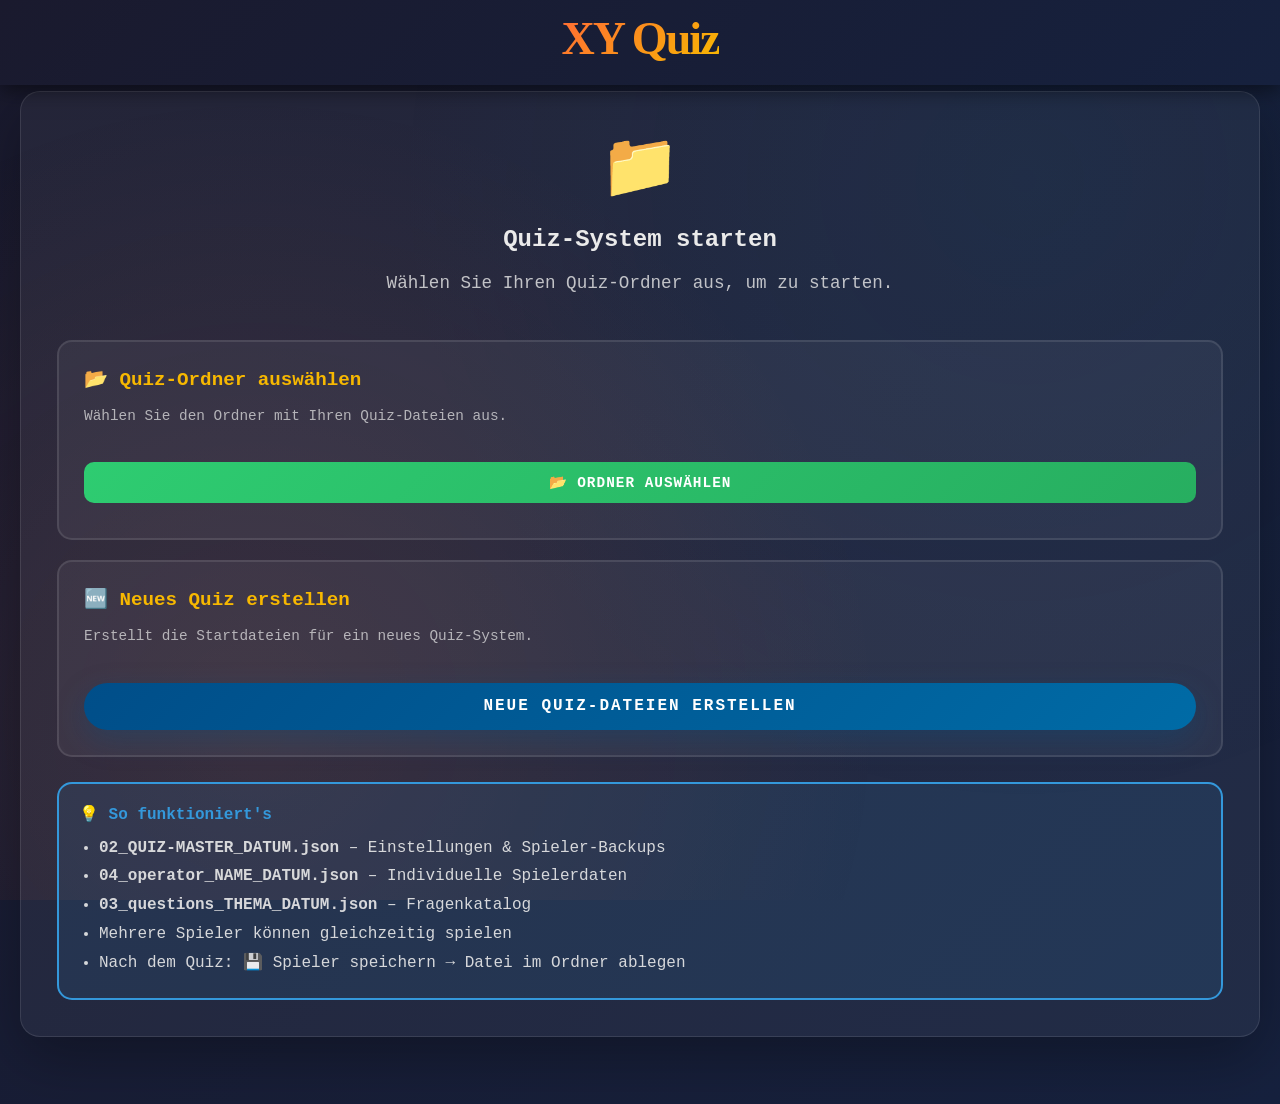
<file: lean-index.html>
<!-- LeanQuiz — Development Version (Split Files) -->
<!DOCTYPE html>
<html lang="de">
<head>
    <meta charset="UTF-8">
    <meta name="viewport" content="width=device-width, initial-scale=1.0">
    <title>Quiz System</title>
    <link rel="stylesheet" href="css/00-base.css">
    <link rel="stylesheet" href="css/01-screens.css">
    <link rel="stylesheet" href="css/02-admin.css">
    <link rel="stylesheet" href="css/03-plugins.css">
</head>
<body>
<div id="globalBadgeTooltip"></div>
<!-- Badge Sidebars (links und rechts) -->
<div class="badge-sidebar badge-sidebar-left" id="badgeSidebarLeft" style="display: none;">
    <div class="sidebar-header-row">
        <button class="sidebar-collapse-btn-inline" data-action="toggleSidebarCollapse" data-args='["left"]' title="Einklappen">◀</button>
        <div class="sidebar-drag-handle-inline" title="Ziehen zum Verschieben">⠿</div>
        <div class="sidebar-header-username" id="badgeSidebarTitleLeft">Nutzer</div>
    </div>
    <button class="sidebar-reset-btn" id="sidebarResetLeft" data-action="resetSidebarPosition" data-args='["left"]' title="Standardposition" style="display:none;">↺</button>
    <button class="sidebar-save-btn" id="sidebarSaveLeft" data-action="saveSidebarPosition" data-args='["left"]' title="Position für Spieler speichern / wiederherstellen" style="display:none;">📌</button>
    <div class="sidebar-inner" id="sidebarInnerLeft">
        <div id="badgeListLeft"></div>
    </div>
</div>
<div class="badge-sidebar badge-sidebar-right" id="badgeSidebarRight" style="display: none;">
    <div class="sidebar-header-row">
        <div class="sidebar-header-username" id="badgeSidebarTitleRight">Nutzer</div>
        <div class="sidebar-drag-handle-inline" title="Ziehen zum Verschieben">⠿</div>
        <button class="sidebar-collapse-btn-inline" data-action="toggleSidebarCollapse" data-args='["right"]' title="Einklappen">▶</button>
    </div>
    <button class="sidebar-reset-btn" id="sidebarResetRight" data-action="resetSidebarPosition" data-args='["right"]' title="Standardposition" style="display:none;">↺</button>
    <button class="sidebar-save-btn" id="sidebarSaveRight" data-action="saveSidebarPosition" data-args='["right"]' title="Position für Spieler speichern / wiederherstellen" style="display:none;">📌</button>
    <div class="sidebar-inner" id="sidebarInnerRight">
        <div id="badgeListRight"></div>
    </div>
</div>

<!-- Sidebar Toggle-Buttons (sichtbar wenn Sidebar eingeklappt) -->
<button class="sidebar-toggle-tab sidebar-toggle-left" id="sidebarToggleLeft" style="display:none;" data-action="toggleSidebarCollapse" data-args='["left"]' title="Badges anzeigen">🏆</button>
<button class="sidebar-toggle-tab sidebar-toggle-right" id="sidebarToggleRight" style="display:none;" data-action="toggleSidebarCollapse" data-args='["right"]' title="Fähigkeiten anzeigen">⚡</button>

<!-- Features Modal -->
<div class="features-overlay" id="featuresOverlay">
    <div class="features-content">
        <h2 style="text-align: center; font-size: 1.6rem; margin-bottom: 20px;">⚡ Features & Spielsystem</h2>
        
        <h3>📈 XP & Level-System</h3>
        <p>Jedes Quiz bringt XP basierend auf dem Ergebnis. Basis-XP werden mit dem Prozentsatz richtiger Antworten multipliziert. Am ersten Quiz des Tages gibt es +50 Bonus-XP, jedes weitere +10 XP. Das Level steigt progressiv – je höher das Level, desto mehr XP braucht man.</p>
        
        <h3>🏅 Rangliste</h3>
        <p>Die Rangliste zeigt die besten Spieler auf einem Podium (🥇🥈🥉). Klicke auf einen Spieler, um seine Badges und Fähigkeiten zu sehen. Die Anzahl der Podiumsplätze ist im Admin einstellbar.</p>
        <p>Der <strong>Ranglisten-Score</strong> setzt sich aus drei Komponenten zusammen:</p>
        <p style="margin-left: 10px;">
            <strong style="color:#e74c3c;">Qualität (40%)</strong> – Trefferquote der letzten Quiz. Neuere Ergebnisse zählen stärker als ältere (Zeitgewichtung). Wer zuletzt 90% richtig hatte, steht hier besser da als jemand mit 60%.<br><br>
            <strong style="color:#3498db;">Quantität (30%)</strong> – Wie viele Quiz im Bewertungszeitraum gespielt wurden, gemessen am Zielwert (Standard: 15 Quiz). Wer das Ziel erreicht oder übertrifft, bekommt hier volle Punkte.<br><br>
            <strong style="color:#2ecc71;">Aktivität (30%)</strong> – Wie kürzlich das letzte Quiz war. Pro Tag ohne Quiz sinkt dieser Wert um 2 Punkte (ab 100). Nach 50 Tagen Inaktivität ist er bei 0.
        </p>
        <p style="background:rgba(255,255,255,0.05); padding:12px; border-radius:8px; margin-top:10px;">
            <strong>📊 Beispiel:</strong> Spieler A hat eine Trefferquote von 80%, hat 12 von 15 Ziel-Quiz gespielt und sein letztes Quiz war vor 3 Tagen.<br>
            → Qualität: 80 × 0.4 = <strong>32.0</strong><br>
            → Quantität: (12/15 × 100) × 0.3 = 80 × 0.3 = <strong>24.0</strong><br>
            → Aktivität: (100 − 3×2) × 0.3 = 94 × 0.3 = <strong>28.2</strong><br>
            → <strong style="color:var(--accent);">Gesamt-Score: 84.2</strong><br><br>
            Bei identischem Score entscheidet die Gesamt-XP (Lifetime) als Tiebreaker – wer insgesamt mehr gesammelt hat, steht höher.
        </p>
        
        <h3>🏆 Badge-System (40 Badges × 5 Stufen)</h3>
        <p>20 Leistungs-Badges + 10 Fähigkeiten-Badges + 10 Mini-Game-Badges. Jeder Badge hat 5 Stufen: <span style="color:#888">⚪ Grau</span> → <span style="color:#2ecc71">🟢 Grün</span> → <span style="color:#3498db">🔵 Blau</span> → <span style="color:#9b59b6">🟣 Lila</span> → <span style="color:#f1c40f">🥇 Gold</span>. Gold ist kalibriert für ~2 Jahre bei 10 Quiz/Tag.</p>
        <p><strong>Leistungs-Badges:</strong></p>
        <div class="stats-grid">
            <span>🌅 <strong>Frühaufsteher</strong> – Quiz vor 07:00</span>
            <span>🦉 <strong>Nachteule</strong> – Quiz nach 22:00</span>
            <span>💯 <strong>Perfektionist</strong> – 100% im Quiz</span>
            <span>🏃 <strong>Ausdauer</strong> – Quiz absolviert</span>
            <span>📅 <strong>Täglicher Held</strong> – Tage mit Quiz</span>
            <span>🔥 <strong>Streak</strong> – Tage in Folge</span>
            <span>🧠 <strong>Wissensmeister</strong> – Richtige Antworten</span>
            <span>✏️ <strong>Fleißig</strong> – Fragen beantwortet</span>
            <span>📈 <strong>Aufsteiger</strong> – Level erreicht</span>
            <span>⭐ <strong>XP-Sammler</strong> – XP gesammelt</span>
            <span>🚀 <strong>Schnellstarter</strong> – Quiz in unter 2 Min</span>
            <span>🎉 <strong>Wochenendler</strong> – Quiz am Wochenende</span>
            <span>💪 <strong>Montagsmotivation</strong> – Quiz am Montag</span>
            <span>📊 <strong>Verbesserer</strong> – Quiz über 80%</span>
            <span>🔄 <strong>Comeback</strong> – Nach Pause zurück</span>
            <span>🏅 <strong>Marathon</strong> – 5+ Quiz an einem Tag</span>
            <span>🗺️ <strong>Entdecker</strong> – Verschiedene Fragen</span>
            <span>👑 <strong>Meister</strong> – Platz 1 erreicht</span>
            <span>🎖️ <strong>Veteran</strong> – Monate aktiv</span>
        </div>
        <p><strong>Fähigkeiten-Badges</strong> (zählen Nutzungen der jeweiligen Fähigkeit):</p>
        <div class="stats-grid">
            <span>🎯 <strong>Joker-Meister</strong> – 50:50 eingesetzt</span>
            <span>📞 <strong>Telefonmeister</strong> – Telefon-Joker</span>
            <span>⏭️ <strong>Springer</strong> – Fragen übersprungen</span>
            <span>🔄 <strong>Comeback-Kid</strong> – Zweite Chance</span>
            <span>💡 <strong>Detektiv</strong> – Hinweise genutzt</span>
            <span>✨ <strong>XP-Booster</strong> – Doppelte XP</span>
            <span>🛡️ <strong>Verteidiger</strong> – Schutzschild</span>
            <span>🎲 <strong>Tauscher</strong> – Fragentausch</span>
            <span>👥 <strong>Teamplayer</strong> – Teambonus</span>
            <span>⚡ <strong>Alleskönner</strong> – Alle Fähigkeiten genutzt</span>
        </div>
        <p><strong>Mini-Game-Badges</strong> (zählen Spiel-Aktivität):</p>
        <div class="stats-grid">
            <span>🎰 <strong>Glückspilz</strong> – Glücksrad gedreht</span>
            <span>💰 <strong>Jackpot</strong> – Spinner-XP gewonnen</span>
            <span>⚡ <strong>Blitzreflex</strong> – Speed-Tap gespielt</span>
            <span>🏎️ <strong>Überschall</strong> – Speed-Tap Ø &lt;300ms</span>
            <span>🐉 <strong>Drachentöter</strong> – Bosse besiegt</span>
            <span>⚔️ <strong>Herausforderer</strong> – Boss-Fights gespielt</span>
        </div>
        
        <h3>⚡ Fähigkeiten (10 Abilities)</h3>
        <p>Jede Fähigkeit wird durch Leistung freigeschaltet. Jede erfüllte Bedingung gibt <strong>+1 Ladung</strong> – verbrauchte Ladungen sind weg und müssen neu verdient werden. Pro Frage kann jede Fähigkeit einmal eingesetzt werden. Es gibt <strong>kein Limit</strong> für gesammelte Ladungen.</p>
        <h4>🎯 50:50 Joker</h4><p>Entfernt 2 falsche MC-Antworten. <strong>+1 Ladung</strong> pro 3 Quiz in 1 Stunde.</p>
        <h4>📞 Telefon-Joker</h4><p>Frage wird anderem Spieler gestellt – bei richtig: 5× Punkte für beide. <strong>+1 Ladung</strong> pro 5 Quiz mit 80%+.</p>
        <h4>⏭️ Überspringen</h4><p>Frage ohne Strafe überspringen. <strong>+1 Ladung</strong> pro 10 Quiz absolviert.</p>
        <h4>🔄 Zweite Chance</h4><p>Bei falscher Antwort nochmal versuchen. <strong>+1 Ladung</strong> pro 3 Tage Streak.</p>
        <h4>💡 Hinweis</h4><p>Zeigt einen vom Admin hinterlegten Hinweis als Tooltip an. Ist keiner vorhanden, wird die Ladung nicht verbraucht. <strong>+1 Ladung</strong> pro 20 verschiedene Fragen.</p>
        <h4>✨ Doppelte XP</h4><p>Nächste richtige Antwort = 2× XP. <strong>+1 Ladung</strong> pro perfektes Quiz (100%).</p>
        <h4>🛡️ Schutzschild</h4><p>Eine falsche Antwort bricht den Streak nicht. <strong>+1 Ladung</strong> pro 7 Tage Streak.</p>
        <h4>🎲 Fragentausch</h4><p>Aktuelle Frage durch andere ersetzen. <strong>+1 Ladung</strong> pro 5 Marathon-Tage.</p>
        <h4>👥 Teambonus</h4><p>3× XP für dich und einen Mitspieler. <strong>+1 Ladung</strong> pro 3 genutzte Telefon-Joker.</p>
        
        <h3>🔌 Plugin-System (v4.0)</h3>
        <p>Das Quiz-System ist modular aufgebaut — alle Features sind eigenständige <strong>Plugins</strong>, die einzeln aktiviert oder deaktiviert werden können. Admins können im Admin-Bereich unter "🔌 Plugins" jedes Feature an- oder ausschalten. Deaktivierte Features verschwinden komplett von der Startseite, die zugehörigen Buttons und Sidebars werden ausgeblendet.</p>
        <p><strong>Pflicht-Features</strong> (immer aktiv): Quiz, Fragen-Manager, Benutzerverwaltung. <strong>Optionale Features</strong>: alle Mini-Games, Badge-System, Bestenliste, Fähigkeiten. Die Plugin-Konfiguration wird automatisch im Master-Backup gespeichert und beim Import wiederhergestellt.</p>
        
        <h3>💾 Datenspeicherung</h3>
        <p>Das Quiz nutzt 3 Dateitypen im Ordner: <strong>02_QUIZ-MASTER</strong> (Einstellungen & Spieler-Backups), <strong>04_operator</strong> (Spielerdaten) und <strong>03_questions</strong> (Fragenkataloge). Fragen können als separate Themenblöcke verwaltet werden – einfach die 03-Datei im Ordner austauschen um andere Fragen zu laden. Im Admin-Bereich kann zwischen Klartext und Base64-Kodierung gewählt werden – die Einstellung gilt für alle drei Dateitypen.</p>
        
        <h3>🎮 Mini-Games</h3>
        <p>Neben dem klassischen Quiz gibt es 5 Mini-Games, die als Belohnung oder eigener Spielmodus verfügbar sind. XP aus Mini-Games sind ein netter Bonus, aber nicht die Hauptquelle – das Quiz bleibt zentral.</p>
        <h4>🎰 Glücksrad</h4><p>Wird automatisch nach einem Quiz angeboten, wenn genug Fragen richtig beantwortet wurden. Drehe das Rad für Bonus-XP – oder "Nochmal drehen" für eine zweite Chance. Auslöser und Höchstgewinn sind im Admin einstellbar.</p>
        <h4>⚡ Speed-Tap Reaktionstest</h4><p>Nach einer einstellbaren Anzahl von Quiz am selben Tag erscheint der Reaktionstest. Ein Ziel erscheint an zufälliger Position – so schnell wie möglich antippen! 5 Runden, und je schneller der Durchschnitt, desto mehr Bonus-XP. Unter 300ms = Top-Bonus.</p>
        <h4>⚔️ Boss-Fight</h4><p>Nach einer Serie starker Quiz-Ergebnisse (>80%) wird ein Boss-Fight freigeschaltet. 5 verschiedene Bosse mit je zwei eigenen Angriffen: Antworten vernebeln, Antworten mischen, Selbstheilung, doppelter Schaden und mehr. Besiege den Boss durch richtige Antworten – aber Vorsicht, falsche Antworten kosten Leben!</p>

        <div style="text-align: center; margin-top: 25px;">
            <button class="btn" data-toggle-overlay="featuresOverlay" data-overlay-show="false">Verstanden!</button>
        </div>
    </div>
</div>


<div class="container">
    <header>
        <div style="display:flex;align-items:center;justify-content:center;gap:20px;">
            <span class="header-username" id="headerUserLeft" style="font-size:1.7rem;color:var(--accent);font-weight:700;min-width:80px;text-align:right;white-space:nowrap;overflow:hidden;text-overflow:ellipsis;"></span>
            <h1 id="quizTitle" style="flex-shrink:0;">XY Quiz</h1>
            <span class="header-username" id="headerUserRight" style="font-size:1.7rem;color:var(--accent);font-weight:700;min-width:80px;text-align:left;white-space:nowrap;overflow:hidden;text-overflow:ellipsis;"></span>
        </div>
    </header>

    <!-- Start Screen -->
    <div id="startScreen" class="screen">
        <div class="card">
            <!-- Leaderboard Podium + Fokus-Quiz-Kreis (oben rechts, erst nach dem ersten Quiz des Tages) -->
            <div class="leaderboard-wrap" id="leaderboardWrap">
                <div class="focus-quiz-btn" id="focusQuizBtn" style="display:none" data-plugin="FocusQuizPlugin" data-action="start"></div>
                <div id="leaderboard" class="leaderboard"></div>
            </div>
            
            <h2 class="user-selection-title">Benutzer wählen</h2>
            <div class="user-select" id="userSelect"></div>
            <div style="margin-top: 30px; display:flex; flex-direction:column; gap:12px;">
                <div class="btn" id="startQuizBtn" style="width:100%;font-size:1.3rem;padding:20px;display:flex;align-items:center;cursor:pointer;opacity:0.5;pointer-events:none;justify-content:center;box-sizing:border-box;border:2px solid rgba(0,0,0,0.4);" data-action="startQuiz">
                    <span style="font-weight:700;">Quiz Starten</span>
                </div>
                <div style="display: flex; justify-content: center;">
                    <button class="btn btn-secondary" data-action="saveCurrentPlayer" id="savePlayerBtn" style="min-width:200px;">
                        💾 Spieler speichern
                    </button>
                </div>
                <div style="margin-top: 8px; justify-content: center; display:flex;">
                    <div id="modeIndicator" class="btn btn-secondary" style="
                         background: linear-gradient(135deg, #c0392b, #e74c3c);
                         box-shadow: 0 10px 30px rgba(231, 76, 60, 0.3);
                         cursor: default; pointer-events: none; text-align:left; line-height:1.6;">
                        Database: <span id="modeFolder"></span> · Operator: <span id="modeOperatorCount">0</span> · <span id="modeDuplicates"></span><br>
                        <span id="modeQuestions"></span>
                    </div>
                </div>
            </div>
        </div>
    </div>

    <!-- Import Screen (Initial) -->
    <div id="importScreen" class="screen active">
        <div class="card">
            <div style="text-align: center; margin-bottom: 40px;">
                <div style="font-size: 4rem; margin-bottom: 20px;">📁</div>
                <h2 style="margin-bottom: 15px;">Quiz-System starten</h2>
                <p style="font-size: 1.1rem; opacity: 0.8; line-height: 1.8;">
                    Wählen Sie Ihren Quiz-Ordner aus, um zu starten.
                </p>
            </div>

            <!-- Mehrspieler (Ordner) -->
            <div class="export-card mb-20">
                <h4>📂 Quiz-Ordner auswählen</h4>
                <p style="margin-bottom: 15px;">Wählen Sie den Ordner mit Ihren Quiz-Dateien aus.</p>
                <div class="file-input-wrapper">
                    <input type="file" id="folderInput" webkitdirectory multiple data-change="loadFromFolderInput">
                    <label for="folderInput" class="file-input-label" style="width: 100%; text-align: center;">
                        📂 Ordner auswählen
                    </label>
                </div>
                <div id="folderStatus" style="display: none; margin-top: 15px; padding: 15px; background: rgba(46, 204, 113, 0.1); border-radius: 10px;">
                    <div style="display: flex; align-items: center; gap: 10px; margin-bottom: 10px;">
                        <span style="color: var(--correct); font-size: 1.5rem;">✓</span>
                        <strong id="folderName">Ordner geladen</strong>
                    </div>
                    <div id="folderStats" style="font-size: 0.9rem; opacity: 0.8;"></div>
                </div>
            </div>

            <!-- Neuen Ordner erstellen -->
            <div class="export-card">
                <h4>🆕 Neues Quiz erstellen</h4>
                <p>Erstellt die Startdateien für ein neues Quiz-System.</p>
                <button class="btn btn-secondary" data-action="createNewMultiplayerFiles" style="width: 100%; margin-top: 15px;">
                    Neue Quiz-Dateien erstellen
                </button>
            </div>

            <!-- Hinweis-Box -->
            <div style="background: rgba(52, 152, 219, 0.1); border: 2px solid #3498db; 
                        padding: 20px; border-radius: 15px; margin-top: 25px;">
                <h4 style="color: #3498db; margin-bottom: 10px;">💡 So funktioniert's</h4>
                <ul style="line-height: 1.8; opacity: 0.9; margin: 0; padding-left: 20px;">
                    <li><strong>02_QUIZ-MASTER_DATUM.json</strong> – Einstellungen & Spieler-Backups</li>
                    <li><strong>04_operator_NAME_DATUM.json</strong> – Individuelle Spielerdaten</li>
                    <li><strong>03_questions_THEMA_DATUM.json</strong> – Fragenkatalog</li>
                    <li>Mehrere Spieler können gleichzeitig spielen</li>
                    <li>Nach dem Quiz: 💾 Spieler speichern → Datei im Ordner ablegen</li>
                </ul>
            </div>
        </div>
    </div>


    <!-- Quiz Screen -->
    <div id="quizScreen" class="screen">
        <div class="progress-bar">
            <div class="progress-fill" id="progressFill"></div>
        </div>
        <div class="card">
            <div class="question-header">
                <div class="question-number" id="questionNumber"></div>
                <div class="quiz-xp-counter" id="quizXPCounter">+0 XP</div>
                <div class="question-number quiz-username" id="currentUserName"></div>
            </div>
            <div id="questionMedia" class="question-media"></div>
            <div class="question-text" id="questionText"></div>
            <div class="answers" id="answersContainer"></div>
            <div class="ability-bar" id="abilityBar" style="display:none;"></div>
            <div id="submitBtnContainer"></div>
            <div id="explanationContainer" style="display:none; margin-top: 20px; padding: 20px; background: rgba(52, 152, 219, 0.1); border: 2px solid #3498db; border-radius: 15px;">
                <div style="display: flex; align-items: center; gap: 10px; margin-bottom: 10px;">
                    <span style="font-size: 1.3rem;">📖</span>
                    <strong style="color: #3498db;">Erklärung</strong>
                </div>
                <div id="explanationText" style="line-height: 1.6; opacity: 0.9;"></div>
            </div>
            <div style="display: flex; gap: 15px; margin-top: 30px;">
                <button class="btn btn-secondary" data-action="showExplanation" id="explainBtn" style="display: none; flex: 1;">📖 Erklärung anzeigen</button>
                <button class="btn" data-action="nextQuestion" id="nextBtn" style="display: none; flex: 1;">Weiter <span style="opacity: 0.7; font-size: 0.85em;">(Enter ↵)</span></button>
            </div>
            <div style="margin-top: 15px; text-align: center;">
                <button class="btn btn-small btn-secondary" id="abandonQuizBtn" data-action="abandonQuiz" title="Quiz vorzeitig beenden (Esc)" style="padding:6px 18px;font-size:0.82rem;opacity:0.5;transition:opacity 0.2s;">✕ Beenden <span style="opacity: 0.6; font-size: 0.8em;">(Esc)</span></button>
                <div id="quizQuestionIdInfo" style="margin-top:6px;font-size:0.82rem;opacity:0.65;color:var(--text);user-select:text;"></div>
            </div>
        </div>
    </div>

    <!-- Results Screen -->
    <div id="resultsScreen" class="screen">
        <div class="card">
            <div class="results-container">
                <h2 style="font-size: 2.5rem; margin-bottom: 20px;">Quiz Abgeschlossen!</h2>
                <div class="results-score" id="finalScore"></div>
                <div class="results-message" id="resultsMessage"></div>
                <div class="results-details">
                    <div class="result-stat">
                        <div class="result-stat-value" id="correctCount"></div>
                        <div class="result-stat-label">Richtig</div>
                    </div>
                    <div class="result-stat">
                        <div class="result-stat-value" id="incorrectCount"></div>
                        <div class="result-stat-label">Falsch</div>
                    </div>
                    <div class="result-stat" id="skippedStat" style="display:none">
                        <div class="result-stat-value" id="skippedCount"></div>
                        <div class="result-stat-label">Übersprungen</div>
                    </div>
                    <div class="result-stat">
                        <div class="result-stat-value" id="totalQuestions"></div>
                        <div class="result-stat-label">Gesamt</div>
                    </div>
                </div>

                <div id="nextGoalsContainer"></div>

                <div style="display: flex; justify-content: center; margin-top: 20px;">
                    <button class="btn" id="exportContinueBtn" data-action="exportAllDataAndContinue">💾 Daten Exportieren & Weiter <span style="opacity: 0.7; font-size: 0.85em;">(Enter ↵)</span></button>
                </div>
            </div>
        </div>
    </div>


<!-- ═══ Spinner Overlay ═══ -->
<div class="spinner-overlay" id="spinnerOverlay">
    <div class="spinner-container">
        <h2 style="color: var(--accent); font-size: 1.8rem; margin-bottom: 5px;" id="spinnerTitle">🎰 Glücksrad</h2>
        <p style="opacity: 0.7; font-size: 0.9rem;" id="spinnerSubtitle">Drehe das Rad für deine Belohnung!</p>
        <div class="spinner-canvas-wrap">
            <div class="spinner-pointer">▼</div>
            <canvas id="spinnerCanvas" width="320" height="320"></canvas>
        </div>
        <div class="spinner-result" id="spinnerResult"></div>
        <div style="display: flex; gap: 12px; justify-content: center; flex-wrap: wrap;">
            <button class="spinner-btn" id="spinnerSpinBtn" data-action="spin" data-plugin="WheelPlugin">🎰 Drehen!</button>
            <button class="spinner-btn" id="spinnerCloseBtn" data-action="close" data-plugin="WheelPlugin" style="background: linear-gradient(135deg, var(--secondary), #006BA6); display: none;">Weiter</button>
        </div>
    </div>
</div>


<!-- ═══ Boss Fight Overlay ═══ -->
<div class="boss-overlay" id="bossOverlay">
    <div class="boss-arena">
        <div class="boss-header">
            <h2 style="color: #e74c3c; font-size: 1.6rem; margin-bottom: 10px;" id="bossTitle">⚔️ BOSS-FIGHT</h2>
            <div class="boss-sprite" id="bossSprite">🐉</div>
            <div style="font-weight: 700; font-size: 1.2rem; margin: 4px 0;" id="bossName">Drache des Wissens</div>
            <div id="bossAbilities" style="display:flex;gap:8px;justify-content:center;margin-bottom:8px;flex-wrap:wrap;"></div>
            <div class="boss-hp-bar">
                <div class="boss-hp-fill" id="bossHpFill" style="width: 100%;"></div>
                <div class="boss-hp-text" id="bossHpText">100 / 100</div>
            </div>
            <div class="boss-player-bar" id="bossPlayerHearts"></div>
        </div>
        <div class="boss-effect-text" id="bossEffectText"></div>
        <div class="boss-question-card" id="bossQuestionCard">
            <div class="boss-question-text" id="bossQuestionText"></div>
            <div id="bossAnswerArea"></div>
        </div>
        <div style="text-align: center; margin-top: 15px; display: flex; gap: 12px; justify-content: center;">
            <button class="btn btn-secondary btn-small" data-action="close" data-plugin="BossFightPlugin" id="bossCloseBtn" style="display: none;">← Zurück</button>
            <button class="btn btn-secondary btn-small" onclick="BossFightPlugin.abort()" id="bossAbortBtn" style="opacity:0.6;">✕ Abbrechen</button>
        </div>
    </div>
</div>
    <script src="js/01-constants.js"></script>
    <script src="js/02-toast-dialog.js"></script>
    <script src="js/03-eventbus.js"></script>
    <script src="js/04-appstate.js"></script>
    <script src="js/05-quizcore.js"></script>
    <script src="js/06-plugin-registry.js"></script>
    <script src="js/07-event-delegation.js"></script>
    <script src="js/10-plugin-classic-quiz.js"></script>
    <script src="js/11-plugin-ability.js"></script>
    <script src="js/12-plugin-wheel.js"></script>
    <script src="js/13-plugin-focus-quiz.js"></script>
    <script src="js/14-plugin-bossfight.js"></script>
    <script src="js/15-imagemap-geometry.js"></script>
    <script src="js/16-plugin-badge.js"></script>
    <script src="js/17-plugin-leaderboard.js"></script>
    <script src="js/18-plugin-registration.js"></script>
    <script src="js/30-globals.js"></script>
    <script src="js/32-file-io.js"></script>
    <script src="js/40-init-and-functions.js"></script>
    <script src="js/50-plugin-ui.js"></script>
</body>
</html>
</file>
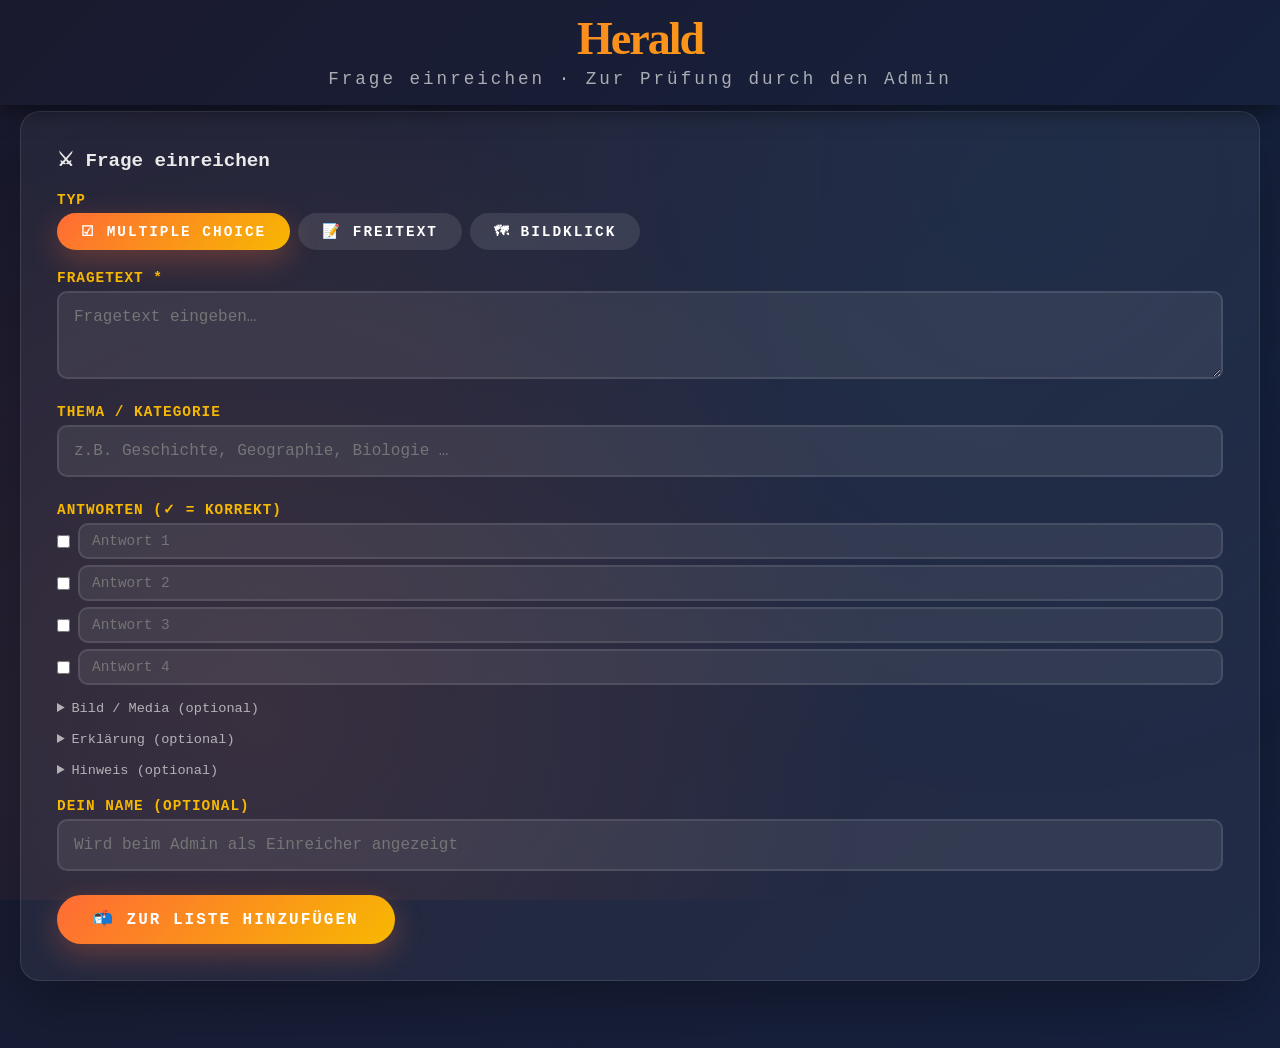
<file: z_herald.html>
<!-- Herald — Single File · 100% Offline · No localStorage -->
<!DOCTYPE html>
<html lang="de">
<head>
    <meta charset="UTF-8">
    <meta name="viewport" content="width=device-width, initial-scale=1.0">
    <title>Herald · Frage einreichen</title>
    <style>
        /* === 00-base.css === */
        /* 00-base.css - Reset, Variables, Typography, Core Components */



        * {
            margin: 0;
            padding: 0;
            box-sizing: border-box;
        }


        :root {
            --primary: #FF6B35;
            --secondary: #004E89;
            --accent: #F7B801;
            --bg-dark: #1A1A2E;
            --bg-light: #16213E;
            --text: #EAEAEA;
            --correct: #2ECC71;
            --incorrect: #E74C3C;

            /* White overlays */
            --overlay-5: rgba(255, 255, 255, 0.05);
            --overlay-8: rgba(255, 255, 255, 0.08);
            --overlay-10: rgba(255, 255, 255, 0.1);
            --overlay-12: rgba(255, 255, 255, 0.12);
            --overlay-15: rgba(255, 255, 255, 0.15);
            --overlay-20: rgba(255, 255, 255, 0.2);
            --overlay-30: rgba(255, 255, 255, 0.3);

            /* Black shadows */
            --shadow-30: rgba(0, 0, 0, 0.3);
            --shadow-40: rgba(0, 0, 0, 0.4);
            --shadow-50: rgba(0, 0, 0, 0.5);
            --shadow-70: rgba(0, 0, 0, 0.7);
        }


        .hidden { display: none !important; }

        /* Info tables */
        .info-table { width: 100%; border-collapse: collapse; margin: 10px 0 20px; }
        .info-table-sm { width: 100%; border-collapse: collapse; margin: 10px 0 15px; font-size: 0.9rem; }
        .info-table tr,
        .info-table-sm tr { border-bottom: 1px solid rgba(255,255,255,0.15); }
        .info-table-sm tr { border-bottom-color: rgba(255,255,255,0.1); }
        .info-table td,
        .info-table-sm td { padding: 8px; }
        .info-table-sm td { padding: 5px; }
        .td-bold { font-weight: 700; }
        .td-muted { opacity: 0.6; }
        .td-nowrap { white-space: nowrap; }

        /* Section headings & titles */
        .section-heading { color: var(--accent); margin: 20px 0 10px; }
        .section-title { margin: 30px 0 20px 0; font-size: 1.5rem; }

        /* Code inline tags */
        .code-tag { background: rgba(255,255,255,0.1); padding: 2px 6px; border-radius: 3px; }

        /* Stats grid */
        .stats-grid { display: grid; grid-template-columns: 1fr 1fr; gap: 4px 20px; font-size: 0.88rem; line-height: 1.7; margin: 5px 0 10px 0; }

        /* Radio/checkbox option rows */
        .radio-option { display: flex; align-items: center; gap: 10px; padding: 10px; background: rgba(255,255,255,0.03); border-radius: 8px; cursor: pointer; }

        /* Common utilities */
        .mb-20 { margin-bottom: 20px; }
        .mt-15 { margin-top: 15px; }
        .mt-30 { margin-top: 30px; }
        .text-muted { font-size: 0.85rem; opacity: 0.7; }


        body {
            font-family: 'Courier New', Courier, monospace, -apple-system, BlinkMacSystemFont, 'Segoe UI', sans-serif;
            background: linear-gradient(135deg, var(--bg-dark) 0%, var(--bg-light) 100%);
            color: var(--text);
            min-height: 100vh;
            position: relative;
            overflow-x: hidden;
        }

        body::before {
            content: '';
            position: fixed;
            top: 0;
            left: 0;
            right: 0;
            bottom: 0;
            background: 
                radial-gradient(circle at 20% 80%, rgba(255, 107, 53, 0.1) 0%, transparent 50%),
                radial-gradient(circle at 80% 20%, rgba(0, 78, 137, 0.1) 0%, transparent 50%);
            pointer-events: none;
            z-index: 0;
        }


        .container {
            max-width: 1400px;
            margin: 0 auto;
            padding: 0 20px 40px 20px;
            position: relative;
            z-index: 1;
        }

        header {
            text-align: center;
            margin: 0 0 6px 0;
            animation: fadeInDown 0.6s ease-out;
            position: sticky;
            top: 0;
            z-index: 100;
            background: linear-gradient(135deg, var(--bg-dark) 0%, var(--bg-light) 100%);
            padding: 12px 16px 16px 16px;
            margin-left: calc(-50vw + 50%);
            width: 100vw;
            box-shadow: 0 5px 20px var(--shadow-50);
        }

        h1 {
            font-family: Georgia, 'Times New Roman', Times, serif;
            font-size: 2.88rem;
            font-weight: 800;
            background: linear-gradient(135deg, var(--primary), var(--accent));
            -webkit-background-clip: text;
            -webkit-text-fill-color: transparent;
            background-clip: text;
            margin-bottom: 4px;
            letter-spacing: -2px;
        }

        .subtitle {
            color: var(--text);
            opacity: 0.7;
            font-size: 1.1rem;
            letter-spacing: 3px;
        }


        .screen {
            display: none;
            animation: fadeIn 0.5s ease-out;
        }

        .screen.active {
            display: block;
        }


        .card {
            background: var(--overlay-5);
            border-radius: 20px;
            padding: 36px;
            box-shadow: 0 20px 60px var(--shadow-30);
            border: 1px solid var(--overlay-10);
            margin-bottom: 27px;
        }


        .btn {
            background: linear-gradient(135deg, var(--primary), var(--accent));
            color: white;
            border: none;
            padding: 14.4px 36px;
            font-size: 1rem;
            font-weight: 700;
            border-radius: 50px;
            cursor: pointer;
            transition: transform 0.3s ease, box-shadow 0.3s ease;
            font-family: 'Courier New', Courier, monospace;
            text-transform: uppercase;
            letter-spacing: 2px;
            box-shadow: 0 10px 30px rgba(255, 107, 53, 0.3);
        }

        .btn:hover {
            transform: translateY(-2px);
            box-shadow: 0 15px 40px rgba(255, 107, 53, 0.4);
        }

        .btn:active {
            transform: translateY(0);
        }

        .btn-secondary {
            background: linear-gradient(135deg, var(--secondary), #006BA6);
            box-shadow: 0 10px 30px rgba(0, 78, 137, 0.3);
        }

        .btn-secondary:hover {
            box-shadow: 0 15px 40px rgba(0, 78, 137, 0.4);
        }

        .btn-small {
            padding: 10px 24px;
            font-size: 0.9rem;
        }

        input, select, textarea {
            width: 100%;
            padding: 15px;
            margin: 10px 0;
            background: var(--overlay-8);
            border: 2px solid var(--overlay-10);
            border-radius: 10px;
            color: var(--text);
            font-family: 'Courier New', Courier, monospace;
            font-size: 1rem;
            transition: border-color 0.3s ease, background 0.3s ease;
        }

        input:focus, select:focus, textarea:focus {
            outline: none;
            border-color: var(--primary);
            background: var(--overlay-12);
        }

        select option {
            background: #1A1A2E;
            color: #EAEAEA;
        }

        label {
            display: block;
            margin: 20px 0 5px 0;
            font-weight: 700;
            color: var(--accent);
            text-transform: uppercase;
            font-size: 0.9rem;
            letter-spacing: 1px;
        }


        /* === 01-screens.css === */
        /* 01-screens.css - User Selection, Quiz, Results, Admin Nav */

        .file-input-wrapper {
            position: relative;
            overflow: hidden;
            display: inline-block;
            width: 100%;
        }

        .file-input-wrapper input[type=file] {
            position: absolute;
            left: -9999px;
        }

        .file-input-label {
            display: block;
            padding: 12px 24px;
            background: linear-gradient(135deg, var(--correct), #27AE60);
            color: white;
            text-align: center;
            border-radius: 10px;
            cursor: pointer;
            font-weight: 700;
            transition: all 0.3s ease;
            text-transform: uppercase;
            font-size: 0.9rem;
            letter-spacing: 1px;
        }

        .file-input-label:hover {
            transform: translateY(-2px);
            box-shadow: 0 5px 20px rgba(46, 204, 113, 0.4);
        }
        .user-select {
            display: grid;
            grid-template-columns: repeat(5, 1fr);
            gap: 15px;
            margin: 30px 0;
        }


        .user-select .last-row-spacer {
            display: none;
        }

        @media (max-width: 1200px) {
            .user-select {
                grid-template-columns: repeat(4, 1fr);
            }
        }

        @media (max-width: 900px) {
            .user-select {
                grid-template-columns: repeat(3, 1fr);
            }
        }

        @media (max-width: 600px) {
            .user-select {
                grid-template-columns: repeat(2, 1fr);
            }
        }

        .user-card {
            background: var(--overlay-8);
            padding: 15.75px;
            border-radius: 15px;
            cursor: pointer;
            transition: background 0.3s ease, transform 0.3s ease;
            border: 2px solid var(--overlay-10);
            text-align: center;
            position: relative;
            overflow: hidden;
        }


        .user-card::before {
            content: '';
            position: absolute;
            top: 0;
            left: 0;
            height: 100%;
            width: var(--xp-progress, 0%);
            border: 2px solid #FF5F15;
            border-right: none;
            border-radius: 15px 0 0 15px;
            box-sizing: border-box;
            pointer-events: none;
        }

        .user-card::after {
            content: '';
            position: absolute;
            top: 0;
            left: var(--xp-progress, 0%);
            height: 100%;
            width: calc(100% - var(--xp-progress, 0%));
            border: 2px solid var(--overlay-10);
            border-left: none;
            border-radius: 0 15px 15px 0;
            box-sizing: border-box;
            pointer-events: none;
        }

        .user-card:hover {
            background: var(--overlay-12);
            transform: translateY(-5px);
        }

        .user-card.selected {
            background: rgba(247, 184, 1, 0.15);
        }

        .user-card.selected::before {
            border-color: var(--accent);
        }

        .user-card.selected::after {
            border-color: var(--accent);
            opacity: 0.5;
        }

        .user-card-header {
            display: flex;
            align-items: center;
            gap: 12px;
            margin-bottom: 10px;
        }

        .user-avatar {
            width: 45px;
            height: 45px;
            border-radius: 50%;
            display: flex;
            align-items: center;
            justify-content: center;
            font-weight: 700;
            font-size: 1.2rem;
            flex-shrink: 0;
            border: 2px solid;
            position: relative;
            overflow: hidden;
        }

        .user-avatar::before {
            content: '';
            position: absolute;
            inset: 0;
            border-radius: 50%;
            padding: 2px;
            background: linear-gradient(135deg, var(--primary), var(--accent));
            -webkit-mask: linear-gradient(#fff 0 0) content-box, linear-gradient(#fff 0 0);
            -webkit-mask-composite: xor;
            mask-composite: exclude;
        }

        .user-info {
            flex: 1;
            text-align: left;
        }

        .user-name {
            font-size: 0.91rem;
            font-weight: 700;
            margin-bottom: 3px;
            display: flex;
            align-items: center;
            gap: 8px;
        }

        .user-level {
            display: inline-block;
            background: linear-gradient(135deg, var(--accent), var(--primary));
            color: var(--bg-dark);
            padding: 2px 8px;
            border-radius: 12px;
            font-size: 0.7rem;
            font-weight: 700;
        }

        .user-xp-container {
            margin-top: 5px;
        }

        .user-xp-bar {
            height: 6px;
            background: var(--overlay-10);
            border-radius: 10px;
            overflow: hidden;
            position: relative;
        }

        .user-xp-fill {
            height: 100%;
            background: linear-gradient(90deg, var(--secondary), var(--accent));
            border-radius: 10px;
            transition: width 0.5s ease;
            position: relative;
        }

        .user-xp-fill::after {
            content: '';
            position: absolute;
            top: 0;
            right: 0;
            bottom: 0;
            left: 0;
            background: linear-gradient(90deg, transparent, var(--overlay-30), transparent);
            transform: translateX(-100%);
        }

        .user-card:hover .user-xp-fill::after {
            animation: shimmer 2s infinite;
        }

        @keyframes shimmer {
            0% { transform: translateX(-100%); }
            100% { transform: translateX(100%); }
        }

        .user-xp-text {
            font-size: 0.6rem;
            opacity: 0.7;
            margin-top: 3px;
        }

        .user-stats {
            font-size: 0.63rem;
            opacity: 0.7;
            margin-top: 5px;
        }

        .question-container {
            margin: 40px 0;
        }

        .question-header {
            display: flex;
            justify-content: space-between;
            align-items: center;
            margin-bottom: 30px;
            padding-bottom: 20px;
            border-bottom: 2px solid var(--overlay-10);
            gap: 10px;
            flex-wrap: nowrap;
        }

        .question-number {
            font-size: 1.2rem;
            color: var(--accent);
            font-weight: 700;
        }


        .imagemap-container {
            position: relative;
            width: 100%;
            border-radius: 12px;
            overflow: hidden;
            cursor: crosshair;
            border: 2px solid rgba(255,255,255,0.15);
            touch-action: none;
        }
        .imagemap-container img {
            width: 100%;
            display: block;
            user-select: none;
            -webkit-user-drag: none;
        }
        .imagemap-marker {
            position: absolute;
            width: 20px; height: 20px;
            border-radius: 50%;
            transform: translate(-50%, -50%);
            pointer-events: none;
            z-index: 10;
            box-shadow: 0 0 0 3px rgba(0,0,0,0.4);
        }
        .imagemap-marker.player { background: #3498db; box-shadow: 0 0 0 3px rgba(52,152,219,0.4), 0 0 15px rgba(52,152,219,0.5); }
        .imagemap-marker.correct { background: #2ecc71; box-shadow: 0 0 0 3px rgba(46,204,113,0.4), 0 0 15px rgba(46,204,113,0.5); }
        .imagemap-marker.incorrect { background: #e74c3c; box-shadow: 0 0 0 3px rgba(231,76,60,0.4), 0 0 15px rgba(231,76,60,0.5); }
        .imagemap-marker.pulse { animation: markerPulse 1.5s infinite; }
        @keyframes markerPulse {
            0%, 100% { transform: translate(-50%, -50%) scale(1); }
            50% { transform: translate(-50%, -50%) scale(1.3); }
        }
        .imagemap-zone-overlay {
            position: absolute;
            pointer-events: none;
            z-index: 5;
        }
        .imagemap-scroll-wrapper {
            border-radius: 12px;
        }

        .imagemap-editor {
            position: relative;
            border: 2px dashed var(--accent);
            border-radius: 12px;
            overflow: hidden;
            cursor: crosshair;
            margin: 15px 0;
            max-height: 75vh;
        }
        .imagemap-editor img {
            width: 100%;
            display: block;
            user-select: none;
        }
        .imagemap-editor-point {
            position: absolute;
            width: 16px; height: 16px;
            background: #e74c3c;
            border: 2px solid #fff;
            border-radius: 50%;
            transform: translate(-50%, -50%);
            cursor: move;
            z-index: 20;
            font-size: 0.6rem;
            color: #fff;
            display: flex;
            align-items: center;
            justify-content: center;
            font-weight: 900;
        }
        .imagemap-editor-radius {
            position: absolute;
            border: 1.5px dashed rgba(46,204,113,0.7);
            border-radius: 50%;
            background: rgba(46,204,113,0.12);
            pointer-events: none;
            transform: translate(-50%, -50%);
            z-index: 15;
        }

        .quiz-xp-counter {
            font-size: 1rem;
            font-weight: 700;
            color: #2ecc71;
            background: rgba(46, 204, 113, 0.1);
            padding: 3px 12px;
            border-radius: 20px;
            border: 1px solid rgba(46, 204, 113, 0.25);
            transition: all 0.3s ease;
        }
        .quiz-xp-counter.xp-bump {
            transform: scale(1.15);
            color: #f1c40f;
            background: rgba(241, 196, 0, 0.15);
            border-color: rgba(241, 196, 0, 0.35);
        }

        .question-text {
            font-size: 1.62rem;
            font-weight: 700;
            margin: 27px 0;
            line-height: 1.4;
        }

        .question-media {
            margin: 30px auto;
            border-radius: 15px;
            overflow: hidden;
            box-shadow: 0 10px 40px var(--shadow-30);
            width: var(--quiz-img-width, 80%);
            max-width: 100%;
        }

        .question-media img,
        .question-media video {
            width: 100%;
            max-height: 500px;
            object-fit: contain;
            display: block;
        }

        .answers {
            display: flex;
            flex-direction: column;
            gap: 15px;
            margin: 30px 0;
        }

        .answer-btn {
            background: var(--overlay-8);
            border: 2px solid var(--overlay-20);
            color: var(--text);
            padding: 20px 30px;
            border-radius: 15px;
            cursor: pointer;
            transition: all 0.3s ease;
            font-family: 'Courier New', Courier, monospace;
            font-size: 1.1rem;
            text-align: left;
            position: relative;
            overflow: hidden;
        }

        .answer-btn::before {
            content: '';
            position: absolute;
            top: 0;
            left: 0;
            width: 0;
            height: 100%;
            background: linear-gradient(90deg, var(--primary), var(--accent));
            transition: width 0.3s ease;
            z-index: -1;
        }

        .answer-btn:hover {
            border-color: var(--primary);
            transform: translateX(5px);
        }

        .answer-btn:hover::before {
            width: 100%;
        }

        .answer-btn.selected {
            border-color: var(--accent);
            background: rgba(247, 184, 1, 0.2);
        }

        .answer-btn.correct {
            border-color: var(--correct);
            background: rgba(46, 204, 113, 0.2);
        }

        .answer-btn.incorrect {
            border-color: var(--incorrect);
            background: rgba(231, 76, 60, 0.2);
        }

        .text-answer-input.correct  { background: rgba(46, 204, 113, 0.2); border-color: var(--correct); }
        .text-answer-input.incorrect { background: rgba(231, 76, 60, 0.2);  border-color: var(--incorrect); }

        .answer-btn:disabled {
            cursor: not-allowed;
            opacity: 0.6;
        }





        .answer-checkbox-container {
            background: var(--overlay-8);
            border: 2px solid var(--overlay-20);
            padding: 14px 16px;
            border-radius: 15px;
            margin-bottom: 12px;
            transition: all 0.3s ease;
            cursor: pointer;  
            position: relative;
            display: flex;
            align-items: center;
            min-height: 22px;
        }


        .answer-checkbox-container:hover {
            background: var(--overlay-12);
            border-color: var(--primary);
            transform: translateX(5px);  
        }


        .answer-checkbox-container.correct {
            border-color: var(--correct);
            background: rgba(46, 204, 113, 0.2);
        }


        .answer-checkbox-container.incorrect {
            border-color: var(--incorrect);
            background: rgba(231, 76, 60, 0.2);
        }


        .answer-checkbox-label {
            display: flex;
            align-items: center;
            cursor: pointer;
            user-select: none;  
            width: 100%;  
        }


        .answer-checkbox {
            position: absolute;
            opacity: 0;
            width: 0;
            height: 0;
        }


        .answer-checkbox-custom {
            width: 28px;
            height: 28px;
            min-width: 28px;
            min-height: 28px;
            margin-right: 14px;
            background: var(--overlay-10);
            border: 2px solid var(--overlay-30);
            border-radius: 6px;
            display: flex;
            align-items: center;
            justify-content: center;
            font-size: 0.9rem;
            font-weight: 700;
            color: rgba(255, 255, 255, 0.7);
            font-family: monospace;
            transition: all 0.2s ease;
            flex-shrink: 0;
        }


        .answer-checkbox-container:hover .answer-checkbox-custom {
            border-color: var(--primary);
            color: var(--primary);
        }


        .answer-checkbox:checked + .answer-checkbox-custom {
            background: var(--accent);
            border-color: var(--accent);
            color: #000;
        }


        .answer-checkbox:disabled + .answer-checkbox-custom {
            cursor: not-allowed;
            opacity: 0.6;
        }


        .answer-checkbox-container.correct .answer-checkbox-custom {
            background: var(--correct);
            border-color: var(--correct);
            color: #fff;
        }


        .answer-checkbox-container.incorrect .answer-checkbox-custom {
            background: var(--incorrect);
            border-color: var(--incorrect);
            color: #fff;
        }

        .answer-text {
            font-size: 1rem;
            line-height: 28px;
            pointer-events: none; 
            display: flex;
            align-items: center;
        }

        .progress-bar {
            height: 8px;
            background: var(--overlay-10);
            border-radius: 10px;
            overflow: hidden;
            margin-bottom: 27px;
        }

        .progress-fill {
            height: 100%;
            background: linear-gradient(90deg, var(--primary), var(--accent));
            transition: width 0.5s ease;
            border-radius: 10px;
        }

        .results-container {
            text-align: center;
            padding: 40px 0;
        }

        .results-score {
            font-size: 6rem;
            font-weight: 800;
            background: linear-gradient(135deg, var(--primary), var(--accent));
            -webkit-background-clip: text;
            -webkit-text-fill-color: transparent;
            background-clip: text;
            margin: 30px 0;
        }

        .results-message {
            font-size: 1.5rem;
            margin: 20px 0;
            color: var(--accent);
        }

        .results-details {
            display: grid;
            grid-template-columns: repeat(auto-fit, minmax(200px, 1fr));
            gap: 20px;
            margin: 40px 0;
        }

        .result-stat {
            background: var(--overlay-8);
            padding: 25px;
            border-radius: 15px;
        }

        .result-stat-value {
            font-size: 2.5rem;
            font-weight: 700;
            color: var(--primary);
        }

        .result-stat-label {
            font-size: 0.9rem;
            opacity: 0.7;
            margin-top: 10px;
        }

        .admin-nav {
            display: flex;
            gap: 15px;
            margin-bottom: 30px;
            flex-wrap: wrap;
        }

        .answer-input-group {
            background: var(--overlay-5);
            padding: 20px;
            border-radius: 10px;
            margin: 15px 0;
            border: 2px solid var(--overlay-10);
        }

        .checkbox-group {
            display: flex;
            align-items: center;
            gap: 10px;
            margin-top: 10px;
        }

        .checkbox-group input[type="checkbox"] {
            width: auto;
            margin: 0;
        }

        .user-list {
            display: grid;
            gap: 15px;
            margin: 30px 0;
        }

        .user-item {
            background: var(--overlay-8);
            padding: 20px;
            border-radius: 15px;
            display: flex;
            justify-content: space-between;
            align-items: center;
        }

        .user-info h3 {
            font-size: 1.3rem;
            margin-bottom: 5px;
        }

        .user-info p {
            opacity: 0.7;
            font-size: 0.9rem;
        }

        .btn-danger {
            background: linear-gradient(135deg, var(--incorrect), #C0392B);
            box-shadow: 0 10px 30px rgba(231, 76, 60, 0.3);
        }

        .btn-danger:hover {
            box-shadow: 0 15px 40px rgba(231, 76, 60, 0.4);
        }

        @keyframes fadeIn {
            from {
                opacity: 0;
                transform: translateY(20px);
            }
            to {
                opacity: 1;
                transform: translateY(0);
            }
        }

        @keyframes fadeInDown {
            from {
                opacity: 0;
                transform: translateY(-30px);
            }
            to {
                opacity: 1;
                transform: translateY(0);
            }
        }

        .back-btn {
            display: inline-block;
            margin-bottom: 20px;
            color: var(--text);
            text-decoration: none;
            opacity: 0.7;
            transition: opacity 0.3s ease;
        }

        .back-btn:hover {
            opacity: 1;
        }


        /* === 02-admin.css === */
        /* 02-admin.css - Questions, Leaderboard, Stats, Modals, Avatars, Settings */
        .question-list {
            display: grid;
            gap: 15px;
            margin: 30px 0;
        }

        .question-item {
            background: var(--overlay-8);
            padding: 20px;
            border-radius: 15px;
            display: flex;
            justify-content: space-between;
            align-items: center;
            gap: 20px;
        }

        .question-preview {
            flex: 1;
        }

        .question-preview h3 {
            font-size: 1.1rem;
            margin-bottom: 10px;
        }

        .question-preview p {
            opacity: 0.7;
            font-size: 0.9rem;
        }

        .media-preview {
            width: 80px;
            height: 80px;
            border-radius: 10px;
            object-fit: cover;
            border: 2px solid var(--overlay-20);
        }


        .f2-toolbar { display:flex;gap:10px;flex-wrap:wrap;align-items:center;padding:15px;background:rgba(255,255,255,0.05);border-radius:12px;margin-bottom:20px; }
        .f2-search { flex:1;min-width:200px;padding:10px 15px;background:rgba(255,255,255,0.1);border:2px solid rgba(255,255,255,0.15);border-radius:10px;color:var(--text);font-size:0.95rem;transition:border-color 0.3s; }
        .f2-search:focus { border-color:var(--accent);outline:none; }
        .f2-filter-btn { padding:6px 14px;border-radius:20px;border:2px solid rgba(255,255,255,0.15);background:rgba(255,255,255,0.05);color:var(--text);cursor:pointer;font-size:0.82rem;transition:all 0.2s;white-space:nowrap; }
        .f2-filter-btn:hover { background:rgba(255,255,255,0.12); }
        .f2-filter-btn.active { border-color:var(--accent);background:rgba(247,184,1,0.15);color:var(--accent);font-weight:700; }
        .f2-view-toggle { display:flex;border-radius:8px;overflow:hidden;border:2px solid rgba(255,255,255,0.15); }
        .f2-view-toggle button { padding:6px 12px;background:rgba(255,255,255,0.05);border:none;color:var(--text);cursor:pointer;font-size:0.9rem; }
        .f2-view-toggle button.active { background:var(--accent);color:#1a1a2e; }
        .f2-stats-bar { display:flex;gap:15px;padding:12px 15px;background:rgba(255,255,255,0.03);border-radius:10px;margin-bottom:15px;flex-wrap:wrap; }
        .f2-stat { font-size:0.85rem;opacity:0.8; }
        .f2-stat strong { color:var(--accent); }
        .f2-cards { display:grid;gap:12px; }
        .f2-cards.view-compact { grid-template-columns:1fr; }
        .f2-cards.view-grid { grid-template-columns:repeat(auto-fill, minmax(340px, 1fr)); }
        .f2-card { background:rgba(255,255,255,0.06);border:2px solid rgba(255,255,255,0.1);border-radius:14px;padding:16px;transition:all 0.25s;position:relative;overflow:hidden; }
        .f2-card:hover { border-color:rgba(255,255,255,0.25);background:rgba(255,255,255,0.09);transform:translateY(-1px); }
        .f2-card.inactive { opacity:0.5; }
        .f2-card.inactive:hover { opacity:0.75; }
        .f2-card-header { display:flex;justify-content:space-between;align-items:flex-start;gap:10px;margin-bottom:8px; }
        .f2-card-num { font-size:0.75rem;font-weight:700;color:var(--accent);background:rgba(247,184,1,0.15);padding:2px 8px;border-radius:6px;white-space:nowrap; }
        .f2-card-hash { font-size:0.6rem;opacity:0.35;font-family:monospace; }
        .f2-card-type { font-size:0.7rem;padding:2px 8px;border-radius:10px;font-weight:600; }
        .f2-type-mc { background:rgba(52,152,219,0.2);color:#5dade2; }
        .f2-type-text { background:rgba(46,204,113,0.2);color:#58d68d; }
        .f2-type-imagemap { background:rgba(155,89,182,0.2);color:#bb8fce; }
        .f2-card-question { font-size:0.95rem;font-weight:600;line-height:1.45;margin-bottom:10px;word-break:break-word; }
        .f2-card-answers { display:flex;flex-wrap:wrap;gap:5px;margin-bottom:10px; }
        .f2-answer-chip { font-size:0.78rem;padding:3px 10px;border-radius:15px;background:rgba(255,255,255,0.08);border:1px solid rgba(255,255,255,0.12); }
        .f2-answer-chip.correct { background:rgba(46,204,113,0.15);border-color:rgba(46,204,113,0.4);color:#2ecc71; }
        .f2-card-meta { display:flex;gap:8px;align-items:center;flex-wrap:wrap;font-size:0.78rem;opacity:0.6; }
        .f2-card-actions { display:flex;gap:6px;margin-top:10px;padding-top:10px;border-top:1px solid rgba(255,255,255,0.08); }
        .f2-card-img { width:70px;height:70px;border-radius:8px;object-fit:cover;border:2px solid rgba(255,255,255,0.15);float:right;margin:0 0 8px 10px; }
        .f2-card-stat-bar { position:absolute;bottom:0;left:0;right:0;height:3px;background:rgba(255,255,255,0.05); }
        .f2-card-stat-fill { height:100%;border-radius:0 0 0 14px;transition:width 0.4s; }
        .f2-preview-overlay { position:fixed;top:0;left:0;right:0;bottom:0;background:rgba(0,0,0,0.85);z-index:10000;display:flex;align-items:center;justify-content:center;padding:20px; }
        .f2-preview-card { background:var(--card-bg);border-radius:20px;padding:30px;max-width:600px;width:100%;max-height:90vh;overflow-y:auto;border:2px solid rgba(255,255,255,0.15); }
        .f2-group-header { margin:20px 0 8px;padding:10px 15px;background:linear-gradient(135deg,rgba(247,184,1,0.12),rgba(247,184,1,0.04));border-left:4px solid var(--accent);border-radius:0 10px 10px 0;font-weight:700;color:var(--accent);display:flex;justify-content:space-between;align-items:center; }
        .f2-empty { text-align:center;padding:60px 20px;opacity:0.5; }
        .f2-empty-icon { font-size:3rem;margin-bottom:15px; }
        .f2-sort-select { padding:6px 12px;background:rgba(255,255,255,0.1);border:2px solid rgba(255,255,255,0.15);border-radius:8px;color:var(--text);font-size:0.82rem;cursor:pointer; }

        .stats-user-card {
            background: var(--overlay-8);
            padding: 30px;
            border-radius: 15px;
            margin-bottom: 30px;
            border: 2px solid var(--overlay-10);
        }

        .stats-user-header {
            display: flex;
            justify-content: space-between;
            align-items: center;
            margin-bottom: 30px;
            padding-bottom: 20px;
            border-bottom: 2px solid var(--overlay-10);
        }

        .stats-user-name {
            font-size: 1.8rem;
            font-weight: 700;
            color: var(--primary);
        }

        .stats-overview {
            display: grid;
            grid-template-columns: repeat(auto-fit, minmax(150px, 1fr));
            gap: 20px;
            margin-bottom: 30px;
        }

        .stat-box {
            background: var(--overlay-8);
            padding: 20px;
            border-radius: 12px;
            text-align: center;
            border: 1px solid var(--overlay-10);
        }

        .stat-box-value {
            font-size: 2rem;
            font-weight: 700;
            color: var(--accent);
            margin-bottom: 5px;
        }

        .stat-box-label {
            font-size: 0.85rem;
            opacity: 0.7;
            text-transform: uppercase;
            letter-spacing: 1px;
        }

        .history-table {
            width: 100%;
            border-collapse: collapse;
            margin-top: 20px;
        }

        .history-table th {
            background: var(--overlay-10);
            padding: 15px;
            text-align: left;
            font-weight: 700;
            color: var(--accent);
            text-transform: uppercase;
            font-size: 0.9rem;
            letter-spacing: 1px;
        }

        .history-table td {
            padding: 15px;
            border-bottom: 1px solid var(--overlay-10);
        }

        .history-table tr:hover {
            background: var(--overlay-5);
        }

        .score-badge {
            display: inline-block;
            padding: 6px 16px;
            border-radius: 20px;
            font-weight: 700;
            font-size: 1.1rem;
        }

        .score-excellent {
            background: rgba(46, 204, 113, 0.2);
            color: var(--correct);
            border: 2px solid var(--correct);
        }

        .score-good {
            background: rgba(247, 184, 1, 0.2);
            color: var(--accent);
            border: 2px solid var(--accent);
        }

        .score-average {
            background: rgba(255, 107, 53, 0.2);
            color: var(--primary);
            border: 2px solid var(--primary);
        }

        .score-poor {
            background: rgba(231, 76, 60, 0.2);
            color: var(--incorrect);
            border: 2px solid var(--incorrect);
        }

        .no-data {
            text-align: center;
            padding: 60px 20px;
            opacity: 0.5;
            font-size: 1.2rem;
        }


        .user-selection-title {
            font-size: 1.5rem;
            font-weight: 700;
            margin: 40px 0 20px 0;
            text-align: center;
            opacity: 0.9;
        }

        .modal {
            display: none;
            position: fixed;
            top: 0;
            left: 0;
            width: 100%;
            height: 100%;
            background: rgba(0, 0, 0, 0.8);
            z-index: 1000;
            justify-content: center;
            align-items: center;
        }

        .modal.active {
            display: flex;
        }

        .modal-content {
            background: var(--bg-light);
            padding: 40px;
            border-radius: 20px;
            max-width: 500px;
            width: 90%;
            border: 2px solid var(--overlay-20);
            box-shadow: 0 20px 60px var(--shadow-50);
            animation: modalSlideIn 0.3s ease-out;
        }

        @keyframes modalSlideIn {
            from {
                opacity: 0;
                transform: translateY(-30px);
            }
            to {
                opacity: 1;
                transform: translateY(0);
            }
        }

        .modal-content h2 {
            font-size: 2rem;
            margin-bottom: 20px;
            color: var(--primary);
        }

        .error-message {
            background: rgba(231, 76, 60, 0.2);
            border: 2px solid var(--incorrect);
            color: var(--incorrect);
            padding: 12px 20px;
            border-radius: 10px;
            margin: 15px 0;
            display: none;
            animation: shake 0.5s;
        }

        .error-message.active {
            display: block;
        }

        @keyframes shake {
            0%, 100% { transform: translateX(0); }
            25% { transform: translateX(-10px); }
            75% { transform: translateX(10px); }
        }


        .avatar-edit-group {
            text-align: center;
        }

        .avatar-circles {
            display: flex;
            justify-content: center;
            gap: 15px;
            margin: 10px 0;
        }

        .avatar-circle {
            width: 70px;
            height: 70px;
            border-radius: 50%;
            background: var(--overlay-10);
            border: 3px solid var(--overlay-20);
            display: flex;
            align-items: center;
            justify-content: center;
            cursor: pointer;
            transition: all 0.2s ease;
            position: relative;
            overflow: hidden;
        }

        .avatar-circle:hover {
            border-color: rgba(255, 255, 255, 0.5);
            transform: scale(1.05);
        }

        .avatar-circle.selected {
            border-color: var(--accent);
            box-shadow: 0 0 15px rgba(247, 184, 1, 0.5);
        }

        .avatar-circle[data-preset="1"].selected {
            border-color: var(--accent);
            box-shadow: 0 0 15px rgba(247, 184, 1, 0.5);
        }

        .avatar-circle[data-preset="2"].selected {
            border-color: var(--secondary);
            box-shadow: 0 0 15px rgba(0, 166, 147, 0.5);
        }

        .avatar-circle .preset-label {
            position: absolute;
            top: -2px;
            right: -2px;
            background: var(--shadow-70);
            color: white;
            font-size: 0.65rem;
            font-weight: 700;
            width: 18px;
            height: 18px;
            border-radius: 50%;
            display: flex;
            align-items: center;
            justify-content: center;
        }

        .avatar-circle[data-preset="1"] .preset-label {
            background: var(--accent);
            color: #000;
        }

        .avatar-circle[data-preset="2"] .preset-label {
            background: var(--secondary);
            color: #fff;
        }

        .avatar-circle .circle-content {
            font-size: 2rem;
            width: 100%;
            height: 100%;
            display: flex;
            align-items: center;
            justify-content: center;
        }

        .avatar-circle .circle-content img {
            width: 100%;
            height: 100%;
            object-fit: cover;
            border-radius: 50%;
        }

        .avatar-actions {
            display: flex;
            gap: 8px;
            justify-content: center;
            margin-top: 10px;
        }

        .avatar-actions .btn {
            font-size: 0.75rem;
            padding: 5px 10px;
        }

        .settings-group {
            background: var(--overlay-5);
            padding: 15px;
            border-radius: 15px;
            margin: 10px 0;
            border: 2px solid var(--overlay-10);
        }

        .settings-label {
            font-size: 1rem;
            font-weight: 700;
            color: var(--accent);
            margin-bottom: 10px;
            display: block;
        }

        .settings-label .settings-hint {
            font-weight: 400;
            font-size: 0.85rem;
            color: var(--text);
            opacity: 0.7;
        }


        .admin-settings-compact .section-block {
            background: rgba(255, 255, 255, 0.03);
            border: 1px solid var(--overlay-8);
            border-radius: 12px;
            padding: 16px 18px;
            margin-bottom: 12px;
        }
        .admin-settings-compact .section-title {
            font-size: 1rem; font-weight: 700; color: var(--accent);
            margin: 0 0 12px 0; padding-bottom: 6px;
            border-bottom: 1px solid var(--overlay-8);
            display: flex; align-items: center; gap: 6px;
        }
        .admin-settings-compact .field-row {
            display: flex; align-items: center; gap: 12px; margin-bottom: 8px; flex-wrap: wrap;
        }
        .admin-settings-compact .field-row:last-child { margin-bottom: 0; }
        .admin-settings-compact .field-label {
            font-size: 0.85rem; font-weight: 600; color: var(--text); opacity: 0.9;
            min-width: 140px; flex-shrink: 0;
        }
        .admin-settings-compact .field-label .hint {
            font-weight: 400; font-size: 0.75rem; opacity: 0.5; display: block; margin-top: 1px;
        }
        .admin-settings-compact input[type="text"],
        .admin-settings-compact input[type="number"],
        .admin-settings-compact input[type="password"] {
            padding: 8px 12px; margin: 0; font-size: 0.9rem; border-radius: 8px; width: auto; min-width: 0;
        }
        .admin-settings-compact input[type="number"] { width: 80px; }
        .admin-settings-compact input[type="text"] { flex: 1; min-width: 120px; max-width: 300px; }
        .admin-settings-compact input[type="password"] { flex: 1; min-width: 120px; max-width: 220px; }
        .admin-settings-compact input[type="range"] { flex: 1; min-width: 100px; margin: 0; }
        .admin-settings-compact .cb-row {
            display: flex; align-items: center; gap: 8px; cursor: pointer; font-size: 0.85rem; padding: 2px 0;
        }
        .admin-settings-compact .cb-row input[type="checkbox"] {
            width: 16px; height: 16px; margin: 0; accent-color: var(--accent); cursor: pointer;
        }
        .admin-settings-compact .speed-row {
            display: flex; align-items: center; gap: 6px; font-size: 0.85rem;
        }
        .admin-settings-compact .speed-row input[type="number"] { width: 55px; padding: 6px 8px; font-size: 0.8rem; }
        .admin-settings-compact .speed-row .unit { opacity: 0.45; font-size: 0.8rem; min-width: 16px; }
        .admin-settings-compact .section-actions { display: flex; gap: 10px; margin-top: 10px; flex-wrap: wrap; }
        .admin-settings-compact .btn-save {
            background: linear-gradient(135deg, var(--secondary), #006BA6);
            color: white; border: none; padding: 7px 18px; font-size: 0.8rem; font-weight: 700;
            border-radius: 50px; cursor: pointer; transition: all 0.3s ease;
            font-family: 'Courier New', Courier, monospace; text-transform: uppercase; letter-spacing: 1px;
            box-shadow: 0 5px 15px rgba(0, 78, 137, 0.2);
        }
        .admin-settings-compact .btn-save:hover {
            transform: translateY(-1px); box-shadow: 0 8px 20px rgba(0, 78, 137, 0.3);
        }
        .admin-settings-compact .info-box {
            background: rgba(0, 78, 137, 0.1); border: 1px solid rgba(0, 78, 137, 0.25);
            padding: 10px 14px; border-radius: 8px; font-size: 0.82rem; opacity: 0.85; margin-top: 8px;
        }
        .admin-settings-compact .warn-box {
            background: rgba(247, 184, 1, 0.08); border: 1px solid rgba(247, 184, 1, 0.25);
            padding: 10px 14px; border-radius: 8px; font-size: 0.82rem; margin-top: 8px;
        }
        .admin-settings-compact .grid-2col { display: grid; grid-template-columns: 1fr 1fr; gap: 8px 20px; }
        .admin-settings-compact .grid-3col { display: grid; grid-template-columns: 1fr 1fr 1fr; gap: 8px 16px; }
        .admin-settings-compact .sub-title {
            font-size: 0.85rem; font-weight: 700; color: var(--primary); margin: 10px 0 6px 0; opacity: 0.9;
        }
        .admin-settings-compact .avatar-grid-compact {
            display: grid; grid-template-columns: repeat(auto-fill, minmax(140px, 1fr)); gap: 10px;
        }
        .admin-settings-compact .avatar-item-compact {
            text-align: center; background: rgba(255,255,255,0.03);
            border: 1px solid rgba(255,255,255,0.08); border-radius: 10px; padding: 10px 6px 8px;
        }
        .admin-settings-compact .avatar-item-compact .avatar-item-label {
            font-size: 0.75rem; font-weight: 600; color: var(--accent); margin-bottom: 6px;
        }
        .admin-settings-compact .avatar-circles { gap: 8px; margin: 6px 0; }
        .admin-settings-compact .avatar-circle { width: 48px; height: 48px; }
        .admin-settings-compact .avatar-circle .circle-content { font-size: 1.4rem; }
        .admin-settings-compact .avatar-actions { margin-top: 6px; gap: 4px; }
        .admin-settings-compact .avatar-actions .btn { font-size: 0.65rem; padding: 3px 8px; }
        .admin-settings-compact .pw-group { display: flex; align-items: center; gap: 8px; flex-wrap: wrap; }
        .admin-settings-compact .toggle-row { display: flex; align-items: center; gap: 10px; }
        @media (max-width: 700px) {
            .admin-settings-compact .grid-2col,
            .admin-settings-compact .grid-3col { grid-template-columns: 1fr; }
            .admin-settings-compact .field-row { flex-direction: column; align-items: flex-start; gap: 4px; }
            .admin-settings-compact .field-label { min-width: unset; }
            .admin-settings-compact input[type="text"],
            .admin-settings-compact input[type="password"] { max-width: 100%; width: 100%; }
        }

        .settings-description {
            opacity: 0.7;
            font-size: 0.9rem;
            margin-bottom: 15px;
        }

        .export-import-section {
            display: grid;
            grid-template-columns: repeat(auto-fit, minmax(250px, 1fr));
            gap: 20px;
            margin: 30px 0;
        }

        .export-card {
            background: var(--overlay-5);
            padding: 25px;
            border-radius: 15px;
            border: 2px solid var(--overlay-10);
        }

        .export-card h4 {
            font-size: 1.2rem;
            margin-bottom: 15px;
            color: var(--accent);
        }

        .export-card p {
            opacity: 0.7;
            font-size: 0.9rem;
            margin-bottom: 20px;
            line-height: 1.5;
        }

        .export-buttons {
            display: flex;
            flex-direction: column;
            gap: 10px;
        }

        /* file-input-wrapper → 01-screens.css (Lean-kritisch) */

        .btn-export {
            background: linear-gradient(135deg, var(--primary), var(--accent));
            color: white;
            border: none;
            padding: 12px 24px;
            border-radius: 10px;
            cursor: pointer;
            font-weight: 700;
            transition: all 0.3s ease;
            font-family: 'Courier New', Courier, monospace;
            text-transform: uppercase;
            font-size: 0.9rem;
            letter-spacing: 1px;
        }

        .btn-export:hover {
            transform: translateY(-2px);
            box-shadow: 0 5px 20px rgba(255, 107, 53, 0.4);
        }

        .category-badge {
            display: inline-block;
            background: rgba(247, 184, 1, 0.2);
            color: var(--accent);
            padding: 4px 12px;
            border-radius: 20px;
            font-size: 0.85rem;
            font-weight: 700;
            border: 1px solid var(--accent);
            margin-left: 10px;
        }

        .stat-label {
            font-size: 0.85rem;
            color: var(--accent);
            text-transform: uppercase;
            letter-spacing: 1px;
            margin-bottom: 8px;
        }

        .stat-value {
            font-size: 1.5rem;
            font-weight: 700;
            color: var(--text);
        }


        .user-item {
            transition: all 0.2s ease;
        }

        .user-item:hover {
            background: var(--overlay-12);
            transform: translateX(5px);
        }



        .difficulty-badge {
            display: inline-block;
            padding: 4px 12px;
            border-radius: 20px;
            font-size: 0.8rem;
            font-weight: 700;
            margin-bottom: 15px;
        }

        .difficulty-new {
            background: rgba(52, 152, 219, 0.2);
            color: #3498DB;
            border: 1px solid #3498DB;
        }

        .difficulty-hard {
            background: rgba(231, 76, 60, 0.2);
            color: var(--incorrect);
            border: 1px solid var(--incorrect);
        }

        .difficulty-medium {
            background: rgba(247, 184, 1, 0.2);
            color: var(--accent);
            border: 1px solid var(--accent);
        }

        .btn-success {
            background: linear-gradient(135deg, var(--correct), #27AE60);
            box-shadow: 0 10px 30px rgba(46, 204, 113, 0.3);
        }

        .btn-success:hover {
            box-shadow: 0 15px 40px rgba(46, 204, 113, 0.4);
        }



        /* === 03-plugins.css === */
        /* 03-plugins.css - Badges, Abilities, Sidebars, Overlays, Mini-Games */
        .badge-sidebar {
            position: fixed;
            top: var(--sidebar-top, 120px);
            z-index: 50;
            padding: 14px 10px;
            background: rgb(26, 26, 46);
            border-radius: 20px;
            border: 1px solid var(--overlay-10);
            max-height: calc(100vh - var(--sidebar-top, 120px) - 10px);
            overflow-y: auto;
        }

        .badge-sidebar::-webkit-scrollbar {
            width: 4px;
        }

        .badge-sidebar::-webkit-scrollbar-thumb {
            background: var(--overlay-20);
            border-radius: 2px;
        }

        .badge-sidebar-left {
            right: calc(50% + 700px + 6px);
            width: 220px;
            display: flex;
            flex-direction: column;
        }

        .badge-icon-grid {
            display: flex;
            flex-wrap: wrap;
            gap: 15px;
            justify-content: center;
            padding: 4px 0;
        }

        #badgeListLeft .badge-sidebar-section {
            grid-column: 1 / -1;
        }

        .badge-sidebar-right {
            left: calc(50% + 700px + 6px);
            width: 220px;
            display: flex;
            flex-direction: column;
            gap: 5px;
        }


        .ability-sidebar-item {
            display: flex;
            align-items: center;
            gap: 15px;
            padding: 5px 8px;
            border-radius: 10px;
            background: rgba(255,255,255,0.03);
            border: 1px solid rgba(255,255,255,0.06);
            font-size: 0.75rem;
            color: var(--text);
            opacity: 0.4;
            position: relative;
            overflow: hidden;
            z-index: 0;
        }
        .ability-sidebar-item .ab-progress {
            position: absolute;
            top: 0;
            left: 0;
            bottom: 0;
            width: 0%;
            background: linear-gradient(90deg, rgba(247,184,1,0.12) 0%, rgba(247,184,1,0.22) 100%);
            border-radius: 10px 0 0 10px;
            z-index: -1;
            transition: width 0.6s ease;
        }
        .ability-sidebar-item.unlocked .ab-progress {
            background: linear-gradient(90deg, rgba(247,184,1,0.15) 0%, rgba(247,184,1,0.3) 100%);
        }
        .ability-sidebar-item.unlocked {
            opacity: 1;
            border-color: rgba(247,184,1,0.2);
            background: rgba(247,184,1,0.05);
        }
        .ability-sidebar-item .ab-icon { font-size: 1.1rem; flex-shrink: 0; }
        .ability-sidebar-item .ab-name { flex: 1; font-weight: 600; }
        .ability-sidebar-item .ab-charges {
            background: var(--accent);
            color: #000;
            border-radius: 10px;
            padding: 1px 7px;
            font-size: 0.7rem;
            font-weight: 900;
        }
        .ability-sidebar-item .ab-charges.empty {
            background: rgba(255,255,255,0.1);
            color: rgba(255,255,255,0.3);
        }

        .badge-sidebar-title {
            font-size: 1.12rem;
            text-align: center;
            color: var(--accent);
            letter-spacing: 0.5px;
            margin-bottom: 4px;
            font-weight: 700;
            padding-bottom: 6px;
            border-bottom: 1px solid var(--overlay-10);
            width: 100%;
        }


        .sidebar-header-row {
            display: flex;
            align-items: center;
            gap: 6px;
            width: 100%;
            padding: 0 2px 6px 2px;
            border-bottom: 1px solid var(--overlay-10);
            margin-bottom: 4px;
            min-height: 24px;
        }
        .sidebar-collapse-btn-inline {
            background: rgba(255,255,255,0.08);
            border: 1px solid rgba(255,255,255,0.12);
            color: rgba(255,255,255,0.5);
            width: 20px;
            height: 20px;
            border-radius: 50%;
            cursor: pointer;
            font-size: 0.5rem;
            display: flex;
            align-items: center;
            justify-content: center;
            transition: all 0.2s;
            padding: 0;
            line-height: 1;
            flex-shrink: 0;
        }
        .sidebar-collapse-btn-inline:hover {
            background: rgba(255,255,255,0.15);
            color: rgba(255,255,255,0.9);
        }
        .sidebar-drag-handle-inline {
            cursor: grab;
            color: rgba(255,255,255,0.3);
            font-size: 0.9rem;
            line-height: 1;
            user-select: none;
            letter-spacing: 1px;
            transition: color 0.2s;
            flex-shrink: 0;
        }
        .sidebar-drag-handle-inline:hover {
            color: rgba(255,255,255,0.6);
        }
        .sidebar-drag-handle-inline:active {
            cursor: grabbing;
        }
        .sidebar-header-username {
            flex: 1;
            font-size: 0.85rem;
            color: var(--accent);
            font-weight: 700;
            letter-spacing: 0.3px;
            white-space: nowrap;
            overflow: hidden;
            text-overflow: ellipsis;
        }
        .badge-sidebar-left .sidebar-header-username {
            text-align: left;
        }
        .badge-sidebar-right .sidebar-header-username {
            text-align: right;
        }


        .badge-sidebar-right .ability-sidebar-item {
            padding: 3px 6px;
            font-size: 0.68rem;
        }
        .badge-sidebar-right .ability-sidebar-item .ab-icon {
            font-size: 0.9rem;
        }
        .badge-sidebar-right .ability-sidebar-item .ab-charges {
            padding: 0px 5px;
            font-size: 0.6rem;
        }

        .badge-sidebar-section {
            display: flex;
            flex-direction: column;
            gap: 10px;
            grid-column: 1 / -1;
            font-size: 0.65rem;
            text-align: center;
            color: rgba(255,255,255,0.4);
            text-transform: uppercase;
            letter-spacing: 1px;
            margin: 4px 0 2px 0;
            padding-top: 4px;
            border-top: 1px solid rgba(255,255,255,0.05);
            width: 100%;
        }

        .badge-item {
            width: 44px;
            height: 44px;
            border-radius: 50%;
            display: flex;
            align-items: center;
            justify-content: center;
            font-size: 1.1rem;
            cursor: pointer;
            transition: all 0.3s ease;
            position: relative;
            color: white;
        }
        .badge-icon-wrap {
            pointer-events: none;
            line-height: 1;
        }

        .badge-item:last-child {
            margin-bottom: 0;
        }

        .badge-item:hover {
            transform: scale(1.15);
        }

        .badge-item.locked {
            opacity: 0.3;
            filter: grayscale(100%);
        }

        .badge-item.locked:hover {
            transform: scale(1.05);
        }

        .badge-progress {
            position: absolute;
            bottom: -5px;
            left: 50%;
            transform: translateX(-50%);
            font-size: 0.6rem;
            background: rgba(0, 0, 0, 0.85);
            padding: 1px 6px;
            border-radius: 10px;
            color: var(--text);
            white-space: nowrap;
            pointer-events: none;
        }


        .badge-gray {
            background: linear-gradient(135deg, #2a2a2a, #1a1a1a);
            border: 2px solid #6a6a6a;
            box-shadow: 0 4px 15px rgba(90, 90, 90, 0.3);
        }

        .badge-green {
            background: linear-gradient(135deg, #1a2e22, #111d17);
            border: 2px solid #2ecc71;
            box-shadow: 0 4px 15px rgba(46, 204, 113, 0.4);
        }

        .badge-blue {
            background: linear-gradient(135deg, #0f2033, #091525);
            border: 2px solid #5dade2;
            box-shadow: 0 4px 15px rgba(52, 152, 219, 0.4);
        }

        .badge-purple {
            background: linear-gradient(135deg, #1e1028, #140b1c);
            border: 2px solid #bb8fce;
            box-shadow: 0 4px 15px rgba(155, 89, 182, 0.4);
        }

        .badge-gold {
            background: linear-gradient(135deg, #2a1f00, #1a1300);
            border: 2px solid #f7dc6f;
            box-shadow: 0 4px 20px rgba(243, 156, 18, 0.5);
        }

        .badge-tooltip {
            display: none !important;
        }
        #globalBadgeTooltip {
            position: fixed;
            z-index: 99999;
            background: rgba(10, 10, 30, 0.97);
            color: white;
            padding: 10px 14px;
            border-radius: 10px;
            font-size: 0.8rem;
            pointer-events: none;
            opacity: 0;
            transition: opacity 0.15s ease;
            border: 1px solid rgba(247,184,1,0.25);
            box-shadow: 0 8px 30px rgba(0,0,0,0.6);
            max-width: 280px;
            white-space: normal;
            text-align: center;
            display: none;
        }
        #globalBadgeTooltip.visible { opacity: 1; display: block; }

        .badge-progress {
            position: absolute;
            bottom: -5px;
            left: 50%;
            transform: translateX(-50%);
            font-size: 0.7rem;
            background: rgba(0, 0, 0, 0.8);
            padding: 2px 8px;
            border-radius: 10px;
            color: var(--text);
        }


        @media (max-width: 1700px) {
            .badge-sidebar-left {
                right: auto;
                left: 4px;
                width: 180px;
                font-size: 0.6rem;
            }
            .badge-sidebar-right {
                left: auto;
                right: 4px;
                width: 180px;
                font-size: 0.6rem;
            }
        }
        @media (max-width: 1200px) {
            .badge-sidebar {
                display: none;
            }
            .sidebar-toggle-tab {
                display: none;
            }
        }


        .sidebar-drag-handle {
            text-align: center;
            cursor: grab;
            color: rgba(255,255,255,0.3);
            font-size: 1.2rem;
            line-height: 1;
            padding: 2px 0 4px 0;
            user-select: none;
            letter-spacing: 2px;
            transition: color 0.2s;
        }
        .sidebar-drag-handle:hover {
            color: rgba(255,255,255,0.6);
        }
        .sidebar-drag-handle:active {
            cursor: grabbing;
        }

        .sidebar-collapse-btn {
            position: absolute;
            top: 8px;
            background: rgba(255,255,255,0.08);
            border: 1px solid rgba(255,255,255,0.12);
            color: rgba(255,255,255,0.5);
            width: 22px;
            height: 22px;
            border-radius: 50%;
            cursor: pointer;
            font-size: 0.55rem;
            display: flex;
            align-items: center;
            justify-content: center;
            transition: all 0.2s;
            z-index: 10;
            padding: 0;
            line-height: 1;
        }
        .badge-sidebar-left .sidebar-collapse-btn { right: 8px; }
        .badge-sidebar-right .sidebar-collapse-btn { left: 8px; }
        .sidebar-collapse-btn:hover {
            background: rgba(255,255,255,0.15);
            color: rgba(255,255,255,0.9);
        }

        .sidebar-reset-btn {
            position: absolute;
            top: 8px;
            background: rgba(255,255,255,0.08);
            border: 1px solid rgba(255,255,255,0.12);
            color: rgba(255,255,255,0.5);
            width: 22px;
            height: 22px;
            border-radius: 50%;
            cursor: pointer;
            font-size: 0.7rem;
            display: flex;
            align-items: center;
            justify-content: center;
            transition: all 0.2s;
            z-index: 10;
            padding: 0;
            line-height: 1;
        }
        .badge-sidebar-left .sidebar-reset-btn { right: 34px; }
        .badge-sidebar-right .sidebar-reset-btn { left: 34px; }
        .sidebar-reset-btn:hover {
            background: rgba(247,184,1,0.2);
            border-color: rgba(247,184,1,0.4);
            color: var(--accent);
        }

        .sidebar-save-btn {
            position: absolute;
            top: 8px;
            background: rgba(255,255,255,0.08);
            border: 1px solid rgba(255,255,255,0.12);
            color: rgba(255,255,255,0.5);
            width: 22px;
            height: 22px;
            border-radius: 50%;
            cursor: pointer;
            font-size: 0.65rem;
            display: flex;
            align-items: center;
            justify-content: center;
            transition: all 0.2s;
            z-index: 10;
            padding: 0;
            line-height: 1;
        }
        .badge-sidebar-left .sidebar-save-btn { right: 58px; }
        .badge-sidebar-right .sidebar-save-btn { left: 58px; }
        .sidebar-save-btn:hover {
            background: rgba(46,204,113,0.2);
            border-color: rgba(46,204,113,0.5);
            color: #2ecc71;
        }
        .sidebar-save-btn.saved {
            background: rgba(46,204,113,0.25);
            border-color: rgba(46,204,113,0.6);
            color: #2ecc71;
        }

        .sidebar-toggle-tab {
            position: fixed;
            top: var(--sidebar-top, 120px);
            z-index: 51;
            width: 36px;
            height: 50px;
            border: 1px solid rgba(255,255,255,0.15);
            background: rgba(26, 26, 46, 0.92);
            color: white;
            cursor: pointer;
            font-size: 1.1rem;
            display: flex;
            align-items: center;
            justify-content: center;
            transition: all 0.25s ease;
            padding: 0;
        }
        .sidebar-toggle-left {
            left: 0;
            border-radius: 0 12px 12px 0;
            border-left: none;
        }
        .sidebar-toggle-right {
            right: 0;
            border-radius: 12px 0 0 12px;
            border-right: none;
        }
        .sidebar-toggle-tab:hover {
            width: 44px;
            background: rgba(26, 26, 46, 0.98);
            border-color: var(--accent);
        }

        .badge-sidebar.dragging {
            opacity: 0.85;
            transition: none !important;
            box-shadow: 0 8px 40px rgba(0,0,0,0.5);
        }

        .badge-sidebar.user-positioned {
    
        }


        .badge-admin-grid {
            display: grid;
            grid-template-columns: repeat(3, 1fr);
            gap: 12px;
            margin-top: 20px;
        }

        @media (max-width: 1200px) {
            .badge-admin-grid {
                grid-template-columns: repeat(2, 1fr);
            }
        }

        @media (max-width: 800px) {
            .badge-admin-grid {
                grid-template-columns: 1fr;
            }
        }

        .badge-admin-card {
            background: var(--overlay-8);
            border-radius: 12px;
            padding: 12px;
            border: 2px solid var(--overlay-10);
        }

        .badge-admin-card.badge-inactive {
            opacity: 0.5;
            border-color: rgba(231, 76, 60, 0.3);
        }

        .badge-tier-row {
            display: flex;
            gap: 4px;
            align-items: center;
        }
        .badge-tier-row .badge-tier-cell {
            display: flex;
            flex-direction: column;
            align-items: center;
            flex: 1;
            min-width: 0;
        }
        .badge-tier-row .badge-tier-cell .tier-dot {
            width: 14px;
            height: 14px;
            border-radius: 50%;
            margin-bottom: 2px;
        }
        .badge-tier-row .badge-tier-cell input {
            width: 100%;
            text-align: center;
            padding: 3px 2px;
            font-size: 0.75rem;
            border-radius: 4px;
            background: rgba(255,255,255,0.08);
            border: 1px solid rgba(255,255,255,0.15);
            color: var(--text);
        }

        .badge-icon-circles {
            display: flex;
            gap: 10px;
            margin-bottom: 10px;
        }

        .badge-icon-circle {
            width: 45px;
            height: 45px;
            border-radius: 50%;
            display: flex;
            align-items: center;
            justify-content: center;
            font-size: 1.3rem;
            cursor: pointer;
            transition: all 0.2s ease;
            background: var(--overlay-10);
            border: 2px solid var(--overlay-20);
            position: relative;
        }

        .badge-icon-circle:hover {
            transform: scale(1.1);
        }

        .badge-icon-circle.selected {
            border-color: var(--accent);
            box-shadow: 0 0 10px rgba(247, 184, 1, 0.5);
        }

        .badge-icon-circle .preset-label {
            position: absolute;
            top: -5px;
            right: -5px;
            background: var(--accent);
            color: var(--bg-dark);
            font-size: 0.6rem;
            width: 16px;
            height: 16px;
            border-radius: 50%;
            display: flex;
            align-items: center;
            justify-content: center;
            font-weight: 700;
        }

        .badge-tier-input {
            display: grid;
            grid-template-columns: 1fr 1fr;
            gap: 10px;
            margin-top: 10px;
            padding: 10px;
            background: var(--overlay-5);
            border-radius: 8px;
        }

        .badge-tier-input label {
            font-size: 0.8rem;
            margin: 0;
        }

        .badge-tier-input input {
            padding: 8px;
            font-size: 0.85rem;
        }

        .ability-bar {
            display: flex;
            gap: 6px;
            justify-content: center;
            flex-wrap: wrap;
            margin: 15px 0 5px 0;
            padding: 10px;
            background: rgba(255,255,255,0.03);
            border-radius: 12px;
            border: 1px solid rgba(255,255,255,0.08);
        }
        .ability-btn {
            padding: 6px 12px;
            border-radius: 25px;
            border: 2px solid rgba(255,255,255,0.15);
            background: rgba(255,255,255,0.05);
            color: var(--text);
            font-size: 0.75rem;
            font-weight: 700;
            cursor: pointer;
            transition: all 0.3s;
            font-family: 'Courier New', Courier, monospace;
            opacity: 0.35;
            pointer-events: none;
        }
        .ability-btn.available {
            opacity: 1;
            border-color: var(--accent);
            background: rgba(247, 184, 1, 0.1);
            pointer-events: auto;
        }
        .ability-btn.available:hover {
            background: rgba(247, 184, 1, 0.25);
            transform: translateY(-1px);
        }
        .ability-btn.used {
            opacity: 0.3;
            text-decoration: line-through;
            pointer-events: none;
        }
        .ability-charge {
            background: var(--accent);
            color: #000;
            border-radius: 50%;
            width: 16px;
            height: 16px;
            display: inline-flex;
            align-items: center;
            justify-content: center;
            font-size: 0.65rem;
            margin-left: 3px;
            font-weight: 900;
        }


        .features-overlay {
            display: none;
            position: fixed;
            top: 0; left: 0; right: 0; bottom: 0;
            background: rgba(0, 0, 0, 0.75);
            z-index: 1000;
            justify-content: center;
            align-items: center;
            padding: 20px;
            overflow-y: auto;
        }
        .features-overlay.active { display: flex; }
        .features-content {
            background: #1e1e3a;
            border-radius: 20px;
            padding: 40px;
            max-width: 975px;
            max-height: 90vh;
            overflow-y: auto;
            border: 2px solid rgba(255,255,255,0.15);
            box-shadow: 0 0 80px rgba(0,0,0,1), 0 0 0 6px rgba(0,0,0,0.6);
            width: 100%;
            position: relative;
            z-index: 1001;
        }
        .features-content h3 {
            color: var(--accent); margin: 22px 0 8px 0; font-size: 1.15rem;
        }
        .features-content h4 {
            color: var(--correct); margin: 12px 0 4px 0; font-size: 0.95rem;
        }
        .features-content p { opacity: 0.95; font-size: 0.9rem; line-height: 1.6; margin: 4px 0 8px 0; }


        .toggle-switch { position: relative; width: 48px; height: 24px; display: inline-block; vertical-align: middle; }
        .toggle-switch input { opacity: 0; width: 0; height: 0; }
        .toggle-slider {
            position: absolute; cursor: pointer; top: 0; left: 0; right: 0; bottom: 0;
            background: rgba(255,255,255,0.15); border-radius: 24px; transition: 0.3s;
        }
        .toggle-slider:before {
            content: ""; position: absolute; height: 18px; width: 18px; left: 3px; bottom: 3px;
            background: white; border-radius: 50%; transition: 0.3s;
        }
        .toggle-switch input:checked + .toggle-slider { background: var(--accent); }
        .toggle-switch input:checked + .toggle-slider:before { transform: translateX(24px); }


        .spinner-overlay {
            display: none; position: fixed; top: 0; left: 0; right: 0; bottom: 0;
            background: rgba(0,0,0,0.85); z-index: 2000; justify-content: center;
            align-items: center; padding: 20px;
        }
        .spinner-overlay.active { display: flex; }
        .spinner-container {
            text-align: center; max-width: 420px; width: 100%;
        }
        .spinner-canvas-wrap {
            position: relative; width: 320px; height: 320px; margin: 20px auto;
        }
        .spinner-canvas-wrap canvas { width: 100%; height: 100%; }
        .spinner-pointer {
            position: absolute; top: -12px; left: 50%; transform: translateX(-50%);
            font-size: 2rem; z-index: 2; filter: drop-shadow(0 2px 4px rgba(0,0,0,0.5));
        }
        .spinner-result {
            font-size: 1.8rem; font-weight: 800; margin: 15px 0;
            color: var(--accent); min-height: 50px;
        }
        .spinner-btn {
            padding: 14px 40px; font-size: 1.1rem; font-weight: 700;
            border: none; border-radius: 50px; cursor: pointer;
            background: linear-gradient(135deg, var(--primary), var(--accent));
            color: white; font-family: 'Courier New', monospace;
            text-transform: uppercase; letter-spacing: 2px;
            box-shadow: 0 10px 30px rgba(255,107,53,0.4);
            transition: all 0.3s;
        }
        .spinner-btn:hover { transform: translateY(-2px); }
        .spinner-btn:disabled { opacity: 0.5; pointer-events: none; }


        .boss-overlay {
            display: none; position: fixed; top: 0; left: 0; right: 0; bottom: 0;
            background: #000; z-index: 2000; justify-content: center;
            align-items: flex-start; padding: 20px; overflow-y: auto;
        }
        .boss-overlay.active { display: flex; }
        .boss-arena {
            max-width: 720px; width: 100%; margin-top: 20px;
        }
        .boss-header {
            text-align: center; margin-bottom: 20px;
        }
        .boss-sprite {
            font-size: 5rem; animation: bossIdle 1.5s ease-in-out infinite;
            display: inline-block;
        }
        @keyframes bossIdle {
            0%, 100% { transform: translateY(0) scale(1); }
            50% { transform: translateY(-8px) scale(1.05); }
        }
        @keyframes bossHit {
            0% { transform: scale(1); filter: brightness(1); }
            15% { transform: scale(0.9); filter: brightness(3) hue-rotate(60deg); }
            30% { transform: scale(1.1); filter: brightness(1); }
            100% { transform: scale(1); }
        }
        @keyframes bossAttack {
            0% { transform: scale(1) rotate(0deg); }
            25% { transform: scale(1.3) rotate(-10deg); }
            50% { transform: scale(1.3) rotate(10deg); }
            75% { transform: scale(1.1) rotate(-5deg); }
            100% { transform: scale(1) rotate(0deg); }
        }
        .boss-sprite.hit { animation: bossHit 0.5s ease-out; }
        .boss-sprite.attacking { animation: bossAttack 0.6s ease-out; }
        .boss-ability-chip { display:inline-flex;flex-direction:column;align-items:center;background:rgba(0,0,0,0.35);border:1px solid rgba(255,255,255,0.15);border-radius:10px;padding:5px 10px;font-size:0.78rem;cursor:default;transition:border-color .3s,background .3s; }
        .boss-ability-chip .chip-name { font-weight:700; }
        .boss-ability-chip .chip-desc { opacity:0.65;font-size:0.7rem;margin-top:2px;text-align:center; }
        @keyframes abilityPulse {
            0%,100% { box-shadow: 0 0 0 0 transparent; }
            50%      { box-shadow: 0 0 0 6px var(--pulse-color); }
        }
        .boss-ability-chip.active { animation: abilityPulse 0.7s ease-in-out 3; border-width:2px; }
        .boss-hp-bar {
            width: 100%; height: 28px; background: rgba(255,255,255,0.1);
            border-radius: 14px; overflow: hidden; margin: 10px 0;
            border: 2px solid rgba(255,255,255,0.2); position: relative;
        }
        .boss-hp-fill {
            height: 100%; background: linear-gradient(90deg, #e74c3c, #c0392b);
            transition: width 0.5s ease; border-radius: 14px;
        }
        .boss-hp-text {
            position: absolute; top: 50%; left: 50%; transform: translate(-50%,-50%);
            font-size: 0.8rem; font-weight: 700; text-shadow: 0 1px 3px rgba(0,0,0,0.8);
        }
        .boss-player-bar {
            display: flex; gap: 8px; justify-content: center; margin: 12px 0;
        }
        .boss-heart { font-size: 1.5rem; transition: all 0.3s; }
        .boss-heart.lost { opacity: 0.2; transform: scale(0.7); filter: grayscale(1); }
        .boss-question-card {
            background: rgba(255,255,255,0.08); border-radius: 15px;
            padding: 25px; border: 2px solid rgba(255,255,255,0.15);
            margin: 15px 0;
        }
        .boss-question-text {
            font-size: 1.15rem; font-weight: 600; margin-bottom: 18px;
            line-height: 1.6;
        }
        .boss-answer-btn {
            display: block; width: 100%; padding: 12px 18px; margin: 8px 0;
            background: rgba(255,255,255,0.06); border: 2px solid rgba(255,255,255,0.15);
            border-radius: 10px; color: var(--text); font-size: 1rem;
            cursor: pointer; transition: all 0.2s; text-align: left;
            font-family: 'Courier New', monospace;
        }
        .boss-answer-btn:hover { background: rgba(255,255,255,0.12); border-color: var(--accent); }
        .boss-answer-btn.correct-answer { background: rgba(46,204,113,0.3); border-color: var(--correct); }
        .boss-answer-btn.wrong-answer { background: rgba(231,76,60,0.3); border-color: var(--incorrect); }
        .boss-answer-btn.disabled-answer { pointer-events: none; opacity: 0.5; }
        .boss-effect-text {
            text-align: center; font-weight: 700; font-size: 1.1rem;
            margin: 10px 0; min-height: 30px;
        }
        .plugin-grid { display: grid; grid-template-columns: repeat(auto-fill, minmax(280px, 1fr)); gap: 16px; margin-top: 20px; }
        .plugin-card { background: rgba(255,255,255,0.05); border: 2px solid rgba(255,255,255,0.12); border-radius: 14px; padding: 18px; transition: all 0.3s; position: relative; }
        .plugin-card:hover { border-color: rgba(255,255,255,0.25); background: rgba(255,255,255,0.07); }
        .plugin-card.plugin-disabled { opacity: 0.5; }
        .plugin-card.plugin-required { border-color: rgba(0,166,147,0.35); }
        .plugin-card-header { display: flex; justify-content: space-between; align-items: center; margin-bottom: 10px; }
        .plugin-card-name { font-weight: 700; font-size: 1rem; color: var(--text); }
        .plugin-card-category { display: inline-block; font-size: 0.7rem; font-weight: 600; padding: 2px 8px; border-radius: 10px; text-transform: uppercase; letter-spacing: 0.5px; margin-top: 4px; }
        .plugin-cat-quiz { background: rgba(52,152,219,0.25); color: #5dade2; }
        .plugin-cat-minigame { background: rgba(155,89,182,0.25); color: #bb8fce; }
        .plugin-cat-feature { background: rgba(46,204,113,0.25); color: #58d68d; }
        .plugin-cat-admin { background: rgba(231,76,60,0.25); color: #ec7063; }
        .plugin-card-desc { font-size: 0.82rem; opacity: 0.7; line-height: 1.45; margin-top: 6px; }
        .plugin-card-required { font-size: 0.72rem; color: var(--secondary); font-weight: 600; margin-top: 6px; }
        .plugin-category-section { margin-bottom: 30px; }
        .plugin-category-title { font-size: 1.15rem; font-weight: 700; margin-bottom: 6px; color: var(--accent); }


        /* === Leaderboard & Podium (verschoben aus 02-admin.css) === */
        .leaderboard {
            margin-bottom: 50px;
            padding: 20px 0 40px 0;
            background: transparent;
            border-radius: 0;
            border: none;
        }

        .leaderboard-title {
            display: none;
        }

        .podium {
            display: flex;
            align-items: flex-end;
            justify-content: center;
            gap: 20px;
            margin-bottom: 30px;
            min-height: 350px;
        }

        .podium-place {
            flex: 1;
            max-width: 250px;
            display: flex;
            flex-direction: column;
            align-items: center;
            animation: podiumRise 0.8s ease-out;
        }

        .podium-place.first {
            animation-delay: 0.2s;
        }

        .podium-place.second {
            animation-delay: 0s;
        }

        .podium-place.third {
            animation-delay: 0.1s;
        }

        @keyframes podiumRise {
            from {
                opacity: 0;
                transform: translateY(50px);
            }
            to {
                opacity: 1;
                transform: translateY(0);
            }
        }

        .podium-rank {
            font-size: 3rem;
            font-weight: 800;
            margin-top: -10px;
            margin-bottom: 10px;
            text-shadow: 0 5px 20px var(--shadow-30);
        }

        .podium-place.first .podium-rank {
            color: #FFD700;
            font-size: 3.5rem;
        }

        .podium-place.second .podium-rank {
            color: #C0C0C0;
        }

        .podium-place.third .podium-rank {
            color: #CD7F32;
        }

        .podium-avatar {
            width: 168px;
            height: 168px;
            border-radius: 50%;
            background: linear-gradient(135deg, var(--primary), var(--accent));
            display: flex;
            align-items: center;
            justify-content: center;
            font-size: 4.2rem;
            font-weight: 800;
            color: white;
            margin-bottom: 20px;
            box-shadow: 0 10px 40px var(--shadow-40);
            border: 5px solid var(--overlay-20);
            position: relative;
            overflow: visible;
        }


        .podium-avatar img {
            position: absolute;
            top: 0;
            left: 0;
            width: 100%;
            height: 100%;
            object-fit: cover;
            border-radius: 50%;
            z-index: 1;
            clip-path: circle(50%);
        }

        .podium-place.first .podium-avatar {
            width: 196px;
            height: 196px;
            font-size: 5rem;
            border-color: #FFD700;
            box-shadow: 0 15px 50px rgba(255, 215, 0, 0.4);
        }

        .podium-avatar::after {
            content: '👑';
            position: absolute;
            top: -38px;
            left: 50%;
            transform: translateX(-50%);
            font-size: 2.5rem;
            display: none;
            z-index: 10;
            filter: drop-shadow(0 2px 4px rgba(0,0,0,0.5));
        }

        .podium-place.first .podium-avatar::after {
            display: block;
        }

        .podium-user-name {
            font-size: 1.3rem;
            font-weight: 700;
            margin-bottom: 5px;
            text-align: center;
            color: #000000;
        }

        .podium-score {
            font-size: 1.1rem;
            font-weight: 800;
            text-align: center;
            color: var(--accent);
            background: var(--shadow-50);
            padding: 5px 15px;
            border-radius: 20px;
            margin: 0 auto 10px auto;
            display: block;
            width: fit-content;
        }


        .podium-place.rank-up .podium-base {
            border: 3px solid var(--accent);
        }


        .podium-place.rank-down .podium-base {
            border: 3px solid var(--secondary);
        }


        .rank-change-indicator {
            font-size: 0.8rem;
            margin-left: 5px;
        }

        .rank-change-indicator.up {
            color: #2ecc71;
        }

        .rank-change-indicator.down {
            color: #e74c3c;
        }

        .podium-stats {
            background: var(--overlay-8);
            padding: 20px;
            border-radius: 15px;
            width: 100%;
            margin-top: 10px;
        }

        .podium-stat-item {
            display: flex;
            justify-content: space-between;
            margin: 8px 0;
            font-size: 0.95rem;
            color: #000000;
        }

        .podium-stat-label {
            opacity: 0.7;
            color: #000000;
        }

        .podium-stat-value {
            font-weight: 700;
            color: #000000;
        }

        .podium-base {
            background: linear-gradient(135deg, var(--secondary), #006BA6);
            padding: 30px 20px 20px 20px;
            border-radius: 10px;
            box-shadow: 0 10px 30px var(--shadow-30);
            width: 100%;
            margin-top: auto;
            position: relative;
            overflow: hidden;
        }

        .podium-base::before {
            content: '';
            position: absolute;
            top: 0;
            left: 0;
            right: 0;
            height: 3px;
            background: linear-gradient(90deg, transparent, var(--accent), transparent);
        }


        .podium-base::after {
            content: '';
            position: absolute;
            bottom: 0;
            left: 0;
            width: var(--xp-progress, 0%);
            height: 8px;
            background: #FF5F15;
            border-radius: 0 4px 0 0;
        }

        .podium-place.first .podium-base {
            padding-top: 60px;
            background: linear-gradient(135deg, #FFD700, #FFA500);
        }

        .podium-place.second .podium-base {
            padding-top: 40px;
            background: linear-gradient(135deg, #C0C0C0, #A8A8A8);
        }

        .podium-place.third .podium-base {
            padding-top: 30px;
            background: linear-gradient(135deg, #CD7F32, #B87333);
        }

        .podium-position {
            text-align: center;
            font-size: 1.5rem;
            font-weight: 800;
            color: #000000;
            text-transform: uppercase;
            letter-spacing: 2px;
            margin-bottom: 15px;
        }


        .runners-up {
            margin-top: 30px;
            display: grid;
            grid-template-columns: repeat(3, 1fr);
            gap: 15px;
        }

        @media (max-width: 1024px) {
            .runners-up {
                grid-template-columns: repeat(2, 1fr);
            }
        }

        @media (max-width: 600px) {
            .runners-up {
                grid-template-columns: 1fr;
            }
        }

        .runner-up-item {
            display: flex;
            align-items: center;
            gap: 15px;
            background: var(--overlay-8);
            padding: 12px 20px;
            border-radius: 15px;
            border: 2px solid var(--overlay-10);
            transition: all 0.2s ease;
            position: relative;
            overflow: hidden;
        }


        .runner-up-item::before {
            content: '';
            position: absolute;
            top: 0;
            left: 0;
            height: 100%;
            width: var(--xp-progress, 0%);
            border: 2px solid #FF5F15;
            border-right: none;
            border-radius: 15px 0 0 15px;
            box-sizing: border-box;
            pointer-events: none;
        }

        .runner-up-item::after {
            content: '';
            position: absolute;
            top: 0;
            left: var(--xp-progress, 0%);
            height: 100%;
            width: calc(100% - var(--xp-progress, 0%));
            border: 2px solid var(--overlay-10);
            border-left: none;
            border-radius: 0 15px 15px 0;
            box-sizing: border-box;
            pointer-events: none;
        }

        .runner-up-item:hover {
            background: var(--overlay-12);
            transform: translateX(5px);
        }

        .runner-up-rank {
            font-size: 1.5rem;
            font-weight: 800;
            color: var(--accent);
            min-width: 45px;
        }

        .runner-up-avatar {
            width: 80px;
            height: 80px;
            border-radius: 50%;
            display: flex;
            align-items: center;
            justify-content: center;
            font-size: 2.2rem;
            flex-shrink: 0;
            border: 2px solid var(--overlay-20);
        }

        .runner-up-avatar img {
            width: 100%;
            height: 100%;
            object-fit: cover;
            border-radius: 50%;
        }

        .runner-up-name {
            font-size: 1.1rem;
            font-weight: 700;
            color: var(--text);
            min-width: 100px;
        }

        .runner-up-center {
            display: flex;
            flex-direction: column;
            justify-content: center;
            gap: 2px;
            flex: 1;
            min-width: 0;
        }

        .runner-up-details {
            display: flex;
            gap: 15px;
            font-size: 0.85rem;
            opacity: 0.7;
        }

        .runner-up-details span {
            white-space: nowrap;
        }

        .runner-up-score {
            font-weight: 800;
            color: var(--accent);
            white-space: nowrap;
        }

        /* === Nächste Ziele (Results Screen) === */
        .next-goals-section {
            margin: 20px auto;
            padding: 18px 22px;
            background: rgba(255,255,255,0.04);
            border-radius: 14px;
            border: 1px solid rgba(255,255,255,0.08);
            text-align: left;
        }
        .next-goals-title {
            font-weight: 700;
            font-size: 1rem;
            margin-bottom: 14px;
            opacity: 0.85;
            text-align: center;
        }
        .next-goal-item {
            margin-bottom: 12px;
        }
        .next-goal-item:last-child { margin-bottom: 0; }
        .next-goal-header {
            display: flex;
            justify-content: space-between;
            align-items: center;
            font-size: 0.96rem;
            margin-bottom: 4px;
        }
        .next-goal-detail {
            opacity: 0.55;
            font-size: 0.88rem;
        }
        .next-goal-bar {
            height: 5px;
            background: rgba(255,255,255,0.1);
            border-radius: 3px;
            overflow: hidden;
        }
        .next-goal-fill {
            height: 100%;
            background: var(--accent);
            border-radius: 3px;
            transition: width 0.7s ease;
        }

        .xp-nb-track {
            height: 6px;
            background: rgba(255,255,255,0.1);
            border-radius: 3px;
            position: relative;
            margin-top: 6px;
        }
        .xp-nb-fill {
            height: 100%;
            background: linear-gradient(90deg, rgba(247,184,1,0.3), var(--accent));
            border-radius: 3px;
            transition: width 0.7s ease;
        }
        .xp-nb-dot {
            position: absolute;
            top: 50%;
            transform: translate(-50%, -50%);
            width: 11px;
            height: 11px;
            background: var(--accent);
            border-radius: 50%;
            border: 2px solid rgba(0,0,0,0.5);
            transition: left 0.7s ease;
        }
        .xp-nb-labels {
            position: relative;
            height: 2.4rem;
            margin-top: 3px;
            font-size: 0.68rem;
        }
        .xp-nb-label {
            position: absolute;
            line-height: 1.3;
            top: 0;
        }
        .xp-nb-label-left  { left: 0; text-align: left; }
        .xp-nb-label-right { right: 0; text-align: right; }
        .xp-nb-name  { opacity: 0.85; font-weight: 600; white-space: nowrap; }
        .xp-nb-xp    { opacity: 0.45; font-size: 0.6rem; }
        .xp-nb-first { opacity: 0.55; font-size: 0.65rem; top: 0.3rem; }
        .xp-nb-gap {
            position: absolute;
            top: 0.25rem;
            transform: translateX(-50%);
            font-size: 0.62rem;
            opacity: 0.5;
            white-space: nowrap;
        }

        /* ── Fokus-Quiz-Kreis (FocusQuizPlugin) ───────────────────────────────────
           Sitzt oben rechts neben der Siegertreppe, Größe wie die Podium-Avatare (168px).
           Position von der Mitte aus gerechnet (Treppe mit 3 Plätzen ist max. 790px breit,
           also 395px je Seite + 30px Abstand) — NICHT am rechten Kartenrand, sonst liegt
           der Kreis unter der Fähigkeiten-Leiste (≤1700px am Bildschirmrand, 180px breit).
           Bewusst ohne Endlos-Animation/Blur — Live-Rechner sind schwach. */
        .leaderboard-wrap {
            position: relative;
        }
        .leaderboard-wrap.has-focus {
            min-height: 270px;   /* Platz für den Kreis, falls die Treppe leer ist */
        }
        .focus-quiz-btn {
            position: absolute;
            top: 20px;
            left: calc(50% + 425px);
            z-index: 2;
            width: 180px;
            flex-direction: column;
            align-items: center;
            gap: 10px;
            cursor: pointer;
            animation: podiumRise 0.8s ease-out;
        }
        .focus-circle {
            width: 168px;
            height: 168px;
            border-radius: 50%;
            display: flex;
            align-items: center;
            justify-content: center;
            background: radial-gradient(circle at 35% 30%, #1abc9c, #16a085 45%, #1f3a7a);
            border: 5px solid var(--overlay-20);
            box-shadow: 0 10px 40px var(--shadow-40);
            box-sizing: border-box;
            transition: transform 0.2s ease, box-shadow 0.2s ease;
        }
        .focus-circle svg {
            width: 70%;
            height: 70%;
        }
        .focus-quiz-btn:hover .focus-circle {
            transform: scale(1.05);
            box-shadow: 0 15px 50px rgba(26, 188, 156, 0.45);
        }
        .focus-caption {
            display: flex;
            flex-direction: column;
            align-items: center;
            text-align: center;
            line-height: 1.3;
            color: white;
        }
        .focus-caption strong {
            font-size: 1.05rem;
        }
        .focus-caption span {
            font-size: 0.82rem;
            opacity: 0.8;
            max-width: 180px;
            overflow: hidden;
            text-overflow: ellipsis;
            white-space: nowrap;
        }
        .focus-quiz-btn.is-done .focus-circle {
            border-color: #FFD700;
            box-shadow: 0 15px 50px rgba(255, 215, 0, 0.35);
        }
        .focus-quiz-btn.is-limit {
            cursor: default;
        }
        .focus-quiz-btn.is-limit .focus-circle {
            filter: grayscale(1);
            opacity: 0.5;
        }
        .focus-quiz-btn.is-limit:hover .focus-circle {
            transform: none;
            box-shadow: 0 10px 40px var(--shadow-40);
        }
        /* Unter 1600px passt der Kreis nicht mehr zwischen Treppe und rechte Seitenleiste
           (Mitte + 425 + 180 ≤ Fensterbreite − 184) → mittig über die Treppe */
        @media (max-width: 1599px) {
            .focus-quiz-btn {
                position: static;
                margin: 0 auto 10px;
            }
            .leaderboard-wrap.has-focus {
                min-height: 0;
            }
        }
    </style>
</head>
<body>

<header>
    <h1>Herald</h1>
    <div class="subtitle">Frage einreichen &middot; Zur Prüfung durch den Admin</div>
</header>

<div class="container">
    <div id="heraldApp">
        <!-- wird durch 10-herald.js befüllt -->
    </div>
</div>

    <script>

        // === 01-constants.js ===
        // 01-constants.js
        // Constants, Config, QUESTION_TYPES, LIMITS, TIMING, MESSAGES, CONFIG
        // ============================================================

        // Constants
        const QUESTION_TYPES = {
            MULTIPLE_CHOICE: 'multiple-choice',
            TEXT: 'text',
            IMAGEMAP: 'imagemap'
        };


        function getCorrectTextAnswers(q) {
            // 1. Kanonisches Format (nach normalizeQuestion)
            if (q.answers && q.answers[0] && Array.isArray(q.answers[0].correctAnswers)) {
                return q.answers[0].correctAnswers;
            }
            // 2. correctAnswer als Array
            const ca = q.correctAnswer;
            if (Array.isArray(ca)) return ca;
            // 3. correctAnswer als String (NICHT splitten — Komma kann Teil der Antwort sein)
            if (typeof ca === 'string' && ca.trim()) return [ca.trim()];
            return [];
        }

        const LIMITS = {
            MAX_ANSWERS: 5,
            MIN_PASSWORD_LENGTH: 4,
            MAX_QUESTION_ID: 999
        };

        const TIMING = {
            SCROLL_DELAY_MS: 100,
            EXPORT_CONTINUE_DELAY_MS: 1000
        };

        const MESSAGES = {
            CONFIRM_DELETE_QUESTION: 'Möchten Sie diese Frage wirklich löschen?',
            CONFIRM_DELETE_USER: 'Möchten Sie diesen Benutzer wirklich löschen?',
            ERROR_NO_ANSWER: 'Bitte wählen Sie mindestens eine Antwort aus.',
            ERROR_NO_TEXT_INPUT: 'Bitte geben Sie eine Antwort ein.',
            ERROR_MAX_ANSWERS: 'Maximal 5 Antworten möglich',
            ERROR_NO_CORRECT_ANSWER: 'Mindestens eine Antwort muss als richtig markiert werden.',
            ERROR_INVALID_NUMBER: 'Bitte gültige Anzahl eingeben (mindestens 1)',
            ERROR_INVALID_XP: 'Bitte gültigen XP-Wert eingeben (mindestens 0)',
            ERROR_INVALID_EXPONENT: 'Bitte gültigen Exponent eingeben (0.1 - 3.0)',
            ERROR_INVALID_BONUS: 'Bitte gültigen Bonus-Wert eingeben (100 - 500)',
            ERROR_PASSWORD_TOO_SHORT: 'Passwort muss mindestens 4 Zeichen lang sein.',
            ERROR_NO_USER: 'Kein Benutzer ausgewählt',
            ERROR_NO_ACTIVE_QUESTIONS: 'Keine aktiven Fragen verfügbar! Bitte aktivieren Sie Fragen im Admin-Bereich.',
            ERROR_FILE_READ: 'Fehler beim Lesen der Datei!'
        };

        // CONFIG — Zentrale Konstanten (ersetzt Magic Numbers)


        const CONFIG = {
            // XP & Level
            XP: {
                MAX_LEVEL: 100,
                CORRECT_ANSWER: 10,
                WRONG_ANSWER: -2,
            },
            // Quiz
            QUIZ: {
                DEFAULT_QUESTIONS_PER_QUIZ: 10, // Standard-Fragenanzahl
                DEFAULT_ANSWER_COUNT: 4,
                MIN_QUESTIONS_FOR_QUIZ: 1,
                SHUFFLE_ANSWERS: true
            },
            // Mini-Games
            MINI_GAMES: {
                SPINNER_SEGMENTS: 8,
                SPEED_TAP_DEFAULT_ROUNDS: 5,
                BOSS_DEFAULT_HP: 100
            },
            // UI
            UI: {
                TOAST_DURATION_MS: 8000,
                TOAST_FADE_MS: 300,
                SCROLL_DELAY_MS: 100,
                ANIMATION_DURATION_MS: 300
            },
            // Abilities
            ABILITIES: {
                MAX_PER_QUESTION: 1,           // Max Abilities pro Frage (außer passive)
                JOKER_EXPIRY_MONTHS: 3         // Offene Telefon-Joker nach X Monaten verwerfen
            },
            // Datei-System
            FILE: {
                VERSION: '4.0',
                ENCRYPTION_KEY: 'QuizSystem2024'
            }
        };


        // === 02-toast-dialog.js ===
        // 02-toast-dialog.js
        // Toast notification system and GameDialog
        // ============================================================

        // TOAST — Einheitliches Benachrichtigungs-System


        const Toast = {
            _container: null,
    
            _ensureContainer() {
                if (!this._container) {
                    this._container = document.createElement('div');
                    this._container.id = 'toastContainer';
                    this._container.style.cssText = 'position:fixed;top:20px;right:20px;z-index:100000;display:flex;flex-direction:column;gap:8px;pointer-events:none;';
                    document.body.appendChild(this._container);
                }
                return this._container;
            },
    
    
            show(message, type = 'info', duration = CONFIG.UI.TOAST_DURATION_MS) {
                const container = this._ensureContainer();
                const toast = document.createElement('div');
                const icons = { info: 'ℹ️', success: '✅', warning: '⚠️', error: '❌' };
                const colors = { 
                    info: 'rgba(52,152,219,0.95)', 
                    success: 'rgba(46,204,113,0.95)', 
                    warning: 'rgba(241,196,15,0.95)', 
                    error: 'rgba(231,76,60,0.95)' 
                };
                toast.style.cssText = `background:${colors[type] || colors.info};color:#fff;padding:12px 20px;border-radius:10px;font-size:14px;pointer-events:auto;cursor:pointer;opacity:0;transform:translateX(100%);transition:all ${CONFIG.UI.TOAST_FADE_MS}ms ease;max-width:350px;box-shadow:0 4px 15px rgba(0,0,0,0.3);`;
                toast.textContent = `${icons[type] || ''} ${message}`;
                toast.onclick = () => this._remove(toast);
                container.appendChild(toast);
        
                requestAnimationFrame(() => {
                    toast.style.opacity = '1';
                    toast.style.transform = 'translateX(0)';
                });
        
                if (duration > 0) {
                    setTimeout(() => this._remove(toast), duration);
                }
                return toast;
            },
    
            _remove(toast) {
                if (toast._removing) return;
                toast._removing = true;
                toast.style.opacity = '0';
                toast.style.transform = 'translateX(100%)';
                setTimeout(() => toast.remove(), CONFIG.UI.TOAST_FADE_MS);
            }
        };

        // GAME DIALOG — Modale Dialoge (ersetzt confirm() + kopierbare Fehler)


        const GameDialog = {
            _overlay: null,
    
            _ensureOverlay() {
                if (!this._overlay) {
                    this._overlay = document.createElement('div');
                    this._overlay.id = 'gameDialogOverlay';
                    this._overlay.style.cssText = 'position:fixed;inset:0;background:rgba(0,0,0,0.7);z-index:200000;display:none;align-items:center;justify-content:center;';
                    document.body.appendChild(this._overlay);
                }
                return this._overlay;
            },
    
    
            isOpen() {
                return !!this._overlay && this._overlay.style.display !== 'none';
            },


            showConfirm(icon, title, message, onAccept, onDecline) {
                const overlay = this._ensureOverlay();
                overlay.innerHTML = `
                    <div style="background:var(--glass-bg,rgba(30,30,50,0.95));border:1px solid rgba(255,255,255,0.15);border-radius:16px;padding:30px;max-width:400px;width:90%;text-align:center;box-shadow:0 8px 32px rgba(0,0,0,0.5);">
                        <div style="font-size:3rem;margin-bottom:10px;">${icon}</div>
                        <h3 style="color:#f1c40f;margin:0 0 10px;">${title}</h3>
                        <p style="color:#ddd;margin:0 0 20px;line-height:1.5;">${message}</p>
                        <div style="display:flex;gap:10px;justify-content:center;">
                            <button id="gdBtnNo" class="btn btn-secondary" style="min-width:80px;">Nein</button>
                            <button id="gdBtnYes" class="btn" style="min-width:80px;background:linear-gradient(135deg,var(--accent),#e67e22);">Ja!</button>
                        </div>
                    </div>`;
                overlay.style.display = 'flex';
                const self = this;
                document.getElementById('gdBtnYes').onclick = function() { self._close(); if (onAccept) onAccept(); };
                document.getElementById('gdBtnNo').onclick = function() { self._close(); if (onDecline) onDecline(); };
            },
    
    
            showError(title, errorText) {
                const overlay = this._ensureOverlay();
                overlay.innerHTML = `
                    <div style="background:var(--glass-bg,rgba(30,30,50,0.95));border:1px solid rgba(231,76,60,0.5);border-radius:16px;padding:30px;max-width:500px;width:90%;text-align:center;box-shadow:0 8px 32px rgba(0,0,0,0.5);">
                        <div style="font-size:2.5rem;margin-bottom:10px;">❌</div>
                        <h3 style="color:#e74c3c;margin:0 0 15px;">${title}</h3>
                        <textarea readonly style="width:100%;min-height:80px;background:rgba(0,0,0,0.3);color:#ff6b6b;border:1px solid rgba(231,76,60,0.3);border-radius:8px;padding:10px;font-family:monospace;font-size:12px;resize:vertical;margin-bottom:15px;">${errorText}</textarea>
                        <div style="display:flex;gap:10px;justify-content:center;">
                            <button id="gdBtnCopy" class="btn btn-secondary" style="min-width:100px;">📋 Kopieren</button>
                            <button id="gdBtnOk" class="btn" style="min-width:80px;">OK</button>
                        </div>
                    </div>`;
                overlay.style.display = 'flex';
                const self = this;
                document.getElementById('gdBtnCopy').onclick = function() {
                    const ta = overlay.querySelector('textarea');
                    ta.select();
                    try { navigator.clipboard.writeText(ta.value); Toast.show('Fehlertext kopiert!', 'info'); }
                    catch(e) { document.execCommand('copy'); Toast.show('Fehlertext kopiert!', 'info'); }
                };
                document.getElementById('gdBtnOk').onclick = function() { self._close(); };
            },
    
    
            showInfo(icon, title, message) {
                const overlay = this._ensureOverlay();
                overlay.innerHTML = `
                    <div style="background:var(--glass-bg,rgba(30,30,50,0.95));border:1px solid rgba(255,255,255,0.15);border-radius:16px;padding:30px;max-width:450px;width:90%;text-align:center;box-shadow:0 8px 32px rgba(0,0,0,0.5);">
                        <div style="font-size:2.5rem;margin-bottom:10px;">${icon}</div>
                        <h3 style="color:var(--accent);margin:0 0 10px;">${title}</h3>
                        <div style="color:#ddd;margin:0 0 20px;line-height:1.5;text-align:left;">${message}</div>
                        <button id="gdBtnOk" class="btn" style="min-width:100px;">OK</button>
                    </div>`;
                overlay.style.display = 'flex';
                const self = this;
                document.getElementById('gdBtnOk').onclick = function() { self._close(); };
            },
    
            // Text-Eingabe-Dialog. onSubmit(value) erhält den getrimmten Wert.
            // Gibt onSubmit explizit `false` zurück, bleibt der Dialog offen (z.B. bei Validierungsfehler).
            showPrompt(icon, title, label, onSubmit, opts) {
                opts = opts || {};
                const overlay = this._ensureOverlay();
                const safeVal = String(opts.value || '').replace(/&/g,'&amp;').replace(/</g,'&lt;').replace(/"/g,'&quot;');
                overlay.innerHTML = `
                    <div style="background:var(--glass-bg,rgba(30,30,50,0.95));border:1px solid rgba(255,255,255,0.15);border-radius:16px;padding:30px;max-width:420px;width:90%;text-align:center;box-shadow:0 8px 32px rgba(0,0,0,0.5);">
                        <div style="font-size:3rem;margin-bottom:10px;">${icon}</div>
                        <h3 style="color:var(--accent);margin:0 0 10px;">${title}</h3>
                        ${label ? `<p style="color:#ddd;margin:0 0 14px;line-height:1.5;">${label}</p>` : ''}
                        <input id="gdPromptInput" type="text" value="${safeVal}" placeholder="${opts.placeholder || ''}"
                            style="width:100%;box-sizing:border-box;margin:0 0 20px;padding:12px 14px;font-size:1rem;border-radius:8px;border:1px solid rgba(255,255,255,0.2);background:rgba(0,0,0,0.3);color:#fff;">
                        <div style="display:flex;gap:10px;justify-content:center;">
                            <button id="gdPromptCancel" class="btn btn-secondary" style="min-width:90px;">Abbrechen</button>
                            <button id="gdPromptOk" class="btn" style="min-width:90px;background:linear-gradient(135deg,var(--accent),#e67e22);">${opts.okLabel || 'OK'}</button>
                        </div>
                    </div>`;
                overlay.style.display = 'flex';
                const self = this;
                const input = document.getElementById('gdPromptInput');
                const submit = function() {
                    const val = (input.value || '').trim();
                    const keepOpen = onSubmit && onSubmit(val) === false;
                    if (keepOpen) { input.focus(); input.select(); }
                    else self._close();
                };
                document.getElementById('gdPromptOk').onclick = submit;
                document.getElementById('gdPromptCancel').onclick = function() { self._close(); };
                input.onkeydown = function(e) {
                    if (e.key === 'Enter') { e.preventDefault(); submit(); }
                    else if (e.key === 'Escape') { self._close(); }
                };
                setTimeout(() => input.focus(), 50);
            },

            _close() {
                if (this._overlay) this._overlay.style.display = 'none';
            }
        };


        // === 00-herald-groups.js ===
        // ╔══════════════════════════════════════════════════════════════════╗
        // ║  HERALD_GRUPPEN_EDIT                                            ║
        // ║  Themen-Kategorien für das Dropdown im Herald                  ║
        // ║                                                                 ║
        // ║  Kein Build-System? Direkt in herald.html editieren:           ║
        // ║  → Ctrl+F nach "HERALD_GRUPPEN_EDIT"                           ║
        // ║  → Gewünschte Zeilen einkommentieren (// entfernen)            ║
        // ╚══════════════════════════════════════════════════════════════════╝

        const HERALD_GROUPS = [
            // 'Allgemeinwissen',
            // 'Geschichte',
            // 'Geographie',
            // 'Biologie',
            // 'Mathematik',
            // 'Kunst & Kultur',
            // 'Sport',
            // 'Musik',
        ];

        // ── ENDE HERALD_GRUPPEN_EDIT ──────────────────────────────────────────────────


        // === 10-herald.js ===
        // === Herald — Fragen einreichen ===
        // Standalone-App: Nutzer erstellt Fragen, lädt sie als pending-JSON herunter.
        // Admin prüft die JSON in Forge (Tab "Einreichungen") und nimmt Fragen an.

        // ── State ─────────────────────────────────────────────────────────────────────

        let _hrFormType  = QUESTION_TYPES.MULTIPLE_CHOICE;
        let _hrDrafts    = [];   // gesammelte Fragen in dieser Session
        let _hrAuthor    = '';   // bleibt über Fragen-Einreichungen hinweg erhalten
        let _hrLastGroup = '';   // zuletzt gewählte Gruppe

        // Imagemap-State (identisch mit forge-fragen.js)
        let _fqImMode          = 'circle';
        let _fqImPoints        = [];
        let _fqImRadius        = 5;
        let _fqImZones         = [];
        let _fqImPolyFinalized = false;
        let _fqImDragIdx       = -1;
        let _fqImRedrawPending = false;
        let _fqImImageSrc      = null;
        let _fqImPathVal       = '';

        // ── Init ──────────────────────────────────────────────────────────────────────

        document.addEventListener('DOMContentLoaded', _hrRender);

        // ── Hauptrender ───────────────────────────────────────────────────────────────

        function _hrRender() {
            const app = document.getElementById('heraldApp');
            if (!app) return;

            const isMC   = _hrFormType === QUESTION_TYPES.MULTIPLE_CHOICE;
            const isText = _hrFormType === QUESTION_TYPES.TEXT;
            const isIm   = _hrFormType === QUESTION_TYPES.IMAGEMAP;

            let answerFields;
            if (isMC) {
                answerFields = Array.from({ length: 4 }, (_, i) => `
                    <div style="display:flex;align-items:center;gap:8px;margin-bottom:6px">
                        <input type="checkbox" id="hrCorr_${i}"
                            style="width:auto;margin:0;flex-shrink:0" title="Korrekte Antwort">
                        <input type="text" id="hrAns_${i}" placeholder="Antwort ${i + 1}"
                            style="margin:0;flex:1;padding:8px 12px;font-size:0.9rem">
                    </div>`).join('');
            } else if (isText) {
                answerFields = `
                    <textarea id="hrTextAns" rows="3"
                        placeholder="Eine korrekte Antwort pro Zeile"
                        style="margin:0;resize:vertical;font-size:0.9rem"></textarea>`;
            } else {
                answerFields = _fqImBuildHTML();
            }

            const mediaSection = isIm ? '' : `
                <details style="margin-top:12px">
                    <summary style="cursor:pointer;opacity:0.7;font-size:0.85rem;padding:4px 0">
                        Bild / Media (optional)
                    </summary>
                    <div style="display:flex;gap:6px;align-items:center;margin-top:6px">
                        <input type="text" id="hrMedia"
                            placeholder="Pfad zur Bilddatei, z.B. bilder/frage01.jpg"
                            style="margin:0;flex:1;font-size:0.9rem">
                        <input type="file" id="hrMediaFile" accept="image/*" style="display:none"
                            onchange="_fqHandleMediaBrowse(event,'hrMedia')">
                        <button class="btn btn-small btn-secondary"
                            onclick="document.getElementById('hrMediaFile').click()"
                            style="white-space:nowrap;padding:4px 10px;font-size:0.8rem;background:var(--overlay-10);box-shadow:none">
                            📂 Durchsuchen
                        </button>
                    </div>
                </details>`;

            const draftRows = _hrDrafts.map((q, i) => {
                const typeIcon = q.type === QUESTION_TYPES.TEXT ? '📝'
                               : q.type === QUESTION_TYPES.IMAGEMAP ? '🗺' : '☑';
                return `
                    <tr>
                        <td style="width:28px;text-align:center;opacity:0.6">${typeIcon}</td>
                        <td style="max-width:360px;overflow:hidden;white-space:nowrap;text-overflow:ellipsis">
                            ${_fqEsc(q.text)}
                        </td>
                        <td style="font-size:0.82rem;opacity:0.6;white-space:nowrap">
                            ${_fqEsc(q._fileGroup || '—')}
                        </td>
                        <td style="width:40px;text-align:center">
                            <button onclick="_hrRemoveDraft(${i})"
                                style="background:none;border:none;cursor:pointer;color:#e74c3c;font-size:1rem;padding:2px 8px"
                                title="Entfernen">✕</button>
                        </td>
                    </tr>`;
            }).join('');

            app.innerHTML = `
                <div class="card">
                    <h2 style="margin:0 0 20px;font-size:1.2rem">⚔ Frage einreichen</h2>

                    <label>Typ</label>
                    <div style="display:flex;gap:8px;margin-bottom:4px;flex-wrap:wrap">
                        <button class="btn btn-small ${isMC ? '' : 'btn-secondary'}"
                            onclick="_hrSetType('${QUESTION_TYPES.MULTIPLE_CHOICE}')"
                            style="${isMC ? '' : 'background:var(--overlay-10);box-shadow:none'}">
                            ☑ Multiple Choice
                        </button>
                        <button class="btn btn-small ${isText ? '' : 'btn-secondary'}"
                            onclick="_hrSetType('${QUESTION_TYPES.TEXT}')"
                            style="${isText ? '' : 'background:var(--overlay-10);box-shadow:none'}">
                            📝 Freitext
                        </button>
                        <button class="btn btn-small ${isIm ? '' : 'btn-secondary'}"
                            onclick="_hrSetType('${QUESTION_TYPES.IMAGEMAP}')"
                            style="${isIm ? '' : 'background:var(--overlay-10);box-shadow:none'}">
                            🗺 Bildklick
                        </button>
                    </div>

                    <label for="hrText">Fragetext *</label>
                    <textarea id="hrText" rows="3" placeholder="Fragetext eingeben…"
                        style="margin:0;resize:vertical"></textarea>

                    <label for="hrGroup">Thema / Kategorie</label>
                    ${_hrGroupInput()}

                    <label>${isMC ? 'Antworten (✓ = korrekt)' : isText ? 'Korrekte Antworten' : 'Zielzonen'}</label>
                    <div id="hrAnswers">${answerFields}</div>

                    ${mediaSection}

                    <details style="margin-top:8px">
                        <summary style="cursor:pointer;opacity:0.7;font-size:0.85rem;padding:4px 0">
                            Erklärung (optional)
                        </summary>
                        <textarea id="hrExpl" rows="2"
                            placeholder="Erklärungstext der nach der Antwort angezeigt wird"
                            style="margin:8px 0 0;resize:vertical;font-size:0.9rem"></textarea>
                    </details>

                    <details style="margin-top:8px">
                        <summary style="cursor:pointer;opacity:0.7;font-size:0.85rem;padding:4px 0">
                            Hinweis (optional)
                        </summary>
                        <textarea id="hrHint" rows="2"
                            placeholder="Hinweistext für die Hint-Fähigkeit"
                            style="margin:8px 0 0;resize:vertical;font-size:0.9rem"></textarea>
                    </details>

                    <label for="hrAuthor" style="margin-top:16px;display:block">
                        Dein Name (optional)
                    </label>
                    <input type="text" id="hrAuthor"
                        placeholder="Wird beim Admin als Einreicher angezeigt"
                        value="${_fqEsc(_hrAuthor)}"
                        style="margin:0 0 4px">

                    <div style="margin-top:20px">
                        <button class="btn" onclick="_hrSave()">
                            📬 Zur Liste hinzufügen
                        </button>
                    </div>
                </div>

                <div class="card" style="${_hrDrafts.length === 0 ? 'display:none' : ''}">
                    <div style="display:flex;align-items:center;gap:12px;margin-bottom:16px;flex-wrap:wrap">
                        <h2 style="margin:0;flex:1;font-size:1.1rem">
                            ${_hrDrafts.length} Frage${_hrDrafts.length !== 1 ? 'n' : ''} bereit
                        </h2>
                        <button class="btn" onclick="_hrDownload()">⬇ Herunterladen</button>
                    </div>
                    <div class="card" style="padding:0;overflow:hidden;margin:0 0 12px">
                        <table class="info-table" style="font-size:0.88rem;margin:0">
                            <tbody>${draftRows}</tbody>
                        </table>
                    </div>
                    <p style="margin:0;font-size:0.82rem;opacity:0.5">
                        Die heruntergeladene Datei beim Admin einreichen —
                        er prüft die Fragen und fügt sie ins Quiz ein.
                    </p>
                </div>`;

            if (isIm) _fqImRedraw();
        }

        // ── Aktionen ──────────────────────────────────────────────────────────────────

        function _hrSetType(type) {
            _hrFormType = type;
            if (type === QUESTION_TYPES.IMAGEMAP) _fqImReset();
            _hrRender();
            if (type === QUESTION_TYPES.IMAGEMAP) _fqImRedraw();
        }

        function _hrSave() {
            const text = (document.getElementById('hrText')?.value || '').trim();
            if (!text) { Toast.show('Fragetext darf nicht leer sein.', 'warning'); return; }

            const group  = _hrReadGroup();
            const author = (document.getElementById('hrAuthor')?.value || '').trim();
            _hrLastGroup = group;
            _hrAuthor    = author;

            let answers, correctAnswer, targets;
            if (_hrFormType === QUESTION_TYPES.MULTIPLE_CHOICE) {
                answers = Array.from({ length: 4 }, (_, i) => ({
                    text:    (document.getElementById('hrAns_' + i)?.value || '').trim(),
                    correct: document.getElementById('hrCorr_' + i)?.checked || false
                })).filter(a => a.text);
                if (!answers.length)              { Toast.show('Mindestens eine Antwort angeben.', 'warning');              return; }
                if (!answers.some(a => a.correct)){ Toast.show('Mindestens eine Antwort als korrekt markieren.', 'warning'); return; }
            } else if (_hrFormType === QUESTION_TYPES.TEXT) {
                const raw = (document.getElementById('hrTextAns')?.value || '').trim();
                if (!raw) { Toast.show('Mindestens eine korrekte Antwort angeben.', 'warning'); return; }
                correctAnswer = raw.split('\n').map(s => s.trim()).filter(Boolean);
                answers = [{ type: 'text', correctAnswers: correctAnswer }];
            } else {
                targets = _fqGetTargets();
                if (!targets.length)  { Toast.show('Mindestens eine Zielzone definieren.', 'warning'); return; }
                if (!_fqImImageSrc)   { Toast.show('Bitte zuerst ein Bild laden!', 'warning'); return; }
            }

            const mediaPath = (document.getElementById('hrMedia')?.value || '').trim();
            const explText  = (document.getElementById('hrExpl')?.value  || '').trim();
            const hintText  = (document.getElementById('hrHint')?.value  || '').trim();

            const imMedia       = _hrFormType === QUESTION_TYPES.IMAGEMAP && _fqImPathVal
                ? { type: 'image', path: _fqImPathVal } : null;
            const resolvedMedia = imMedia || (mediaPath ? { type: 'image', path: mediaPath } : null);

            const q = {
                id:           Date.now() + Math.floor(Math.random() * 1000),
                text,
                type:         _hrFormType,
                active:       false,
                _fileGroup:   group,
                media:        resolvedMedia,
                explanation:  explText  || null,
                hint:         hintText  || null,
                _pending:     true,
                _submittedAt: new Date().toISOString(),
            };
            if (author) q._submittedBy = author;

            if (_hrFormType === QUESTION_TYPES.TEXT) {
                q.correctAnswer = correctAnswer;
                q.answers       = answers;
            } else if (_hrFormType === QUESTION_TYPES.IMAGEMAP) {
                q.targets = targets;
            } else {
                q.answers = answers;
            }

            _hrDrafts.push(q);
            _hrFormType = QUESTION_TYPES.MULTIPLE_CHOICE;
            _fqImReset();
            _hrRender();
            Toast.show('Frage zur Liste hinzugefügt!', 'success');
        }

        function _hrRemoveDraft(idx) {
            _hrDrafts.splice(idx, 1);
            _hrRender();
        }

        function _hrDownload() {
            if (!_hrDrafts.length) { Toast.show('Keine Fragen zum Herunterladen.', 'warning'); return; }
            const ts  = new Date().toISOString().slice(0, 19).replace('T', '_').replace(/:/g, '');
            const out = { submittedAt: new Date().toISOString(), questions: _hrDrafts };
            const blob = new Blob([JSON.stringify(out, null, 2)], { type: 'application/json' });
            const url  = URL.createObjectURL(blob);
            const a    = document.createElement('a');
            a.href = url; a.download = `herald-pending_${ts}.json`;
            document.body.appendChild(a); a.click();
            document.body.removeChild(a); URL.revokeObjectURL(url);
            Toast.show(`${_hrDrafts.length} Frage(n) heruntergeladen!`, 'success');
        }

        // ── Hilfsfunktionen ───────────────────────────────────────────────────────────

        function _hrGroupInput() {
            const groups = (typeof HERALD_GROUPS !== 'undefined') ? HERALD_GROUPS : [];
            if (!groups.length) {
                return `<input type="text" id="hrGroup"
                    placeholder="z.B. Geschichte, Geographie, Biologie …"
                    value="${_fqEsc(_hrLastGroup)}"
                    style="margin:0 0 4px">`;
            }
            const isOther  = _hrLastGroup === '' || !groups.includes(_hrLastGroup);
            const options  = groups.map(g =>
                `<option value="${_fqEsc(g)}" ${!isOther && _hrLastGroup === g ? 'selected' : ''}>${_fqEsc(g)}</option>`
            ).join('');
            return `
                <select id="hrGroup" onchange="_hrToggleGroupOther(this.value)" style="margin:0 0 4px">
                    ${options}
                    <option value="__other__" ${isOther ? 'selected' : ''}>Anderes Thema…</option>
                </select>
                <input type="text" id="hrGroupOther"
                    placeholder="Thema eingeben"
                    value="${isOther ? _fqEsc(_hrLastGroup) : ''}"
                    style="display:${isOther ? 'block' : 'none'};margin:4px 0 0">`;
        }

        function _hrReadGroup() {
            const groups = (typeof HERALD_GROUPS !== 'undefined') ? HERALD_GROUPS : [];
            if (!groups.length) {
                return (document.getElementById('hrGroup')?.value || '').trim() || 'Allgemein';
            }
            const sel = document.getElementById('hrGroup')?.value;
            if (sel === '__other__') {
                return (document.getElementById('hrGroupOther')?.value || '').trim() || 'Allgemein';
            }
            return sel || groups[0] || 'Allgemein';
        }

        function _hrToggleGroupOther(val) {
            const inp = document.getElementById('hrGroupOther');
            if (inp) inp.style.display = val === '__other__' ? 'block' : 'none';
        }

        function _fqEsc(s) {
            return String(s || '').replace(/&/g, '&amp;').replace(/</g, '&lt;').replace(/"/g, '&quot;');
        }

        function _fqHandleMediaBrowse(event, targetInputId) {
            const file = event.target.files[0];
            if (!file) return;
            const relativePath = file.webkitRelativePath
                ? 'medien/' + file.webkitRelativePath
                : 'medien/' + file.name;
            const el = document.getElementById(targetInputId);
            if (el) el.value = relativePath;
        }

        // ── Imagemap Editor (aus forge-fragen.js übernommen) ─────────────────────────

        function _fqImReset() {
            _fqImMode          = 'circle';
            _fqImPoints        = [];
            _fqImRadius        = 5;
            _fqImZones         = [];
            _fqImPolyFinalized = false;
            _fqImDragIdx       = -1;
            _fqImImageSrc      = null;
            _fqImPathVal       = '';
        }

        function _fqImBuildHTML() {
            const isCi   = _fqImMode === 'circle';
            const isPoly = _fqImMode === 'polygon';

            let controls = `
                <div style="display:flex;gap:8px;margin-bottom:8px">
                    <button class="btn btn-small ${isCi ? '' : 'btn-secondary'}"
                        onclick="_fqImMode='circle';_fqImPoints=[];_fqImPolyFinalized=false;_fqImRefresh()"
                        style="${isCi ? '' : 'background:var(--overlay-10);box-shadow:none'}">
                        ⭕ Kreis
                    </button>
                    <button class="btn btn-small ${isPoly ? '' : 'btn-secondary'}"
                        onclick="_fqImMode='polygon';_fqImPoints=[];_fqImPolyFinalized=false;_fqImRefresh()"
                        style="${isPoly ? '' : 'background:var(--overlay-10);box-shadow:none'}">
                        🔷 Polygon
                    </button>
                </div>`;

            if (isCi) {
                controls += `
                <div style="display:flex;gap:15px;align-items:center;margin-bottom:8px">
                    <label style="font-size:0.82rem;margin:0">Radius: <strong id="fqImRadVal">${_fqImRadius}</strong>%</label>
                    <input type="range" min="1" max="15" value="${_fqImRadius}" step="0.5"
                        oninput="_fqImRadius=parseFloat(this.value);document.getElementById('fqImRadVal').textContent=this.value;_fqImRedraw()"
                        style="flex:1;margin:0">
                </div>`;
            }

            if (isPoly) {
                const canClose = _fqImPoints.length >= 3 && !_fqImPolyFinalized;
                controls += `
                <div style="display:flex;gap:6px;flex-wrap:wrap;margin-bottom:8px">
                    <button class="btn btn-small btn-secondary" style="background:var(--overlay-10);box-shadow:none"
                        onclick="_fqImPoints.pop();_fqImPolyFinalized=false;_fqImRefresh()">↩ Letzten Punkt</button>
                    <button class="btn btn-small btn-secondary" style="background:var(--overlay-10);box-shadow:none"
                        onclick="_fqImPoints=[];_fqImPolyFinalized=false;_fqImRefresh()">✕ Alle Punkte</button>
                    ${canClose ? `<button class="btn btn-small" onclick="_fqImPolyFinalized=true;_fqImRefresh()">🔷 Polygon schließen</button>` : ''}
                    <span style="font-size:0.8rem;opacity:0.6;padding:4px">${_fqImPoints.length} Punkte</span>
                </div>`;
            }

            const imgContent = _fqImImageSrc
                ? `<img id="fqImgEl" src="${_fqImImageSrc}" onclick="_fqImClick(event)"
                      style="width:100%;display:block;user-select:none;cursor:crosshair">`
                : `<p style="padding:40px;text-align:center;opacity:0.4">Bild laden um Zielzonen zu definieren</p>`;

            return `
                <div id="fqImSection" style="padding:12px;background:var(--overlay-5);border:1px solid var(--overlay-15);border-radius:12px;margin:0">
                    <div style="display:flex;gap:8px;align-items:center;margin-bottom:10px">
                        <input type="text" id="fqImgPath" value="${_fqEsc(_fqImPathVal)}"
                            placeholder="Bildpfad (z.B. medien/karte.jpg)"
                            style="flex:1;margin:0;padding:8px 12px;font-size:0.85rem">
                        <input type="file" id="fqImgFileInput" accept="image/*" style="display:none"
                            onchange="_fqImLoadFile(event)">
                        <button class="btn btn-small btn-secondary"
                            style="background:var(--overlay-10);box-shadow:none;white-space:nowrap"
                            onclick="document.getElementById('fqImgFileInput').click()">📁 Bild</button>
                        <button class="btn btn-small" style="white-space:nowrap"
                            onclick="_fqImLoadPath()">Laden</button>
                    </div>
                    ${controls}
                    <div style="display:flex;gap:8px;align-items:center;flex-wrap:wrap;margin-bottom:8px">
                        <button class="btn btn-small" onclick="_fqImAddZone()">＋ Zone speichern</button>
                        <span style="font-size:0.82rem;opacity:0.5">${_fqImZones.length} Zonen</span>
                    </div>
                    <div id="fqImZoneInfo" style="margin-bottom:8px"></div>
                    <div id="fqImgArea"
                        style="position:relative;border:2px dashed var(--overlay-20);border-radius:10px;overflow:hidden;cursor:crosshair;min-height:100px">
                        ${imgContent}
                    </div>
                </div>`;
        }

        function _fqImRefresh() {
            const section = document.getElementById('fqImSection');
            if (!section) return;
            _fqImPathVal = document.getElementById('fqImgPath')?.value || _fqImPathVal;
            section.outerHTML = _fqImBuildHTML();
            _fqImRedraw();
        }

        function _fqImRedraw() {
            const area = document.getElementById('fqImgArea');
            if (!area) return;

            area.querySelectorAll('.fqIm-overlay').forEach(el => el.remove());

            const svg = document.createElementNS('http://www.w3.org/2000/svg', 'svg');
            svg.setAttribute('viewBox', '0 0 100 100');
            svg.setAttribute('preserveAspectRatio', 'none');
            svg.setAttribute('class', 'fqIm-overlay');
            svg.style.cssText = 'position:absolute;left:0;top:0;width:100%;height:100%;pointer-events:none;z-index:20';

            let svgContent = '';

            _fqImZones.forEach(zone => {
                if (zone.mode === 'circle') {
                    svgContent += `<circle cx="${zone.x}" cy="${zone.y}" r="${zone.radius}" fill="rgba(46,204,113,0.15)" stroke="rgba(46,204,113,0.8)" stroke-width="0.4"/>`;
                } else if (zone.mode === 'polygon' && zone.points?.length >= 3) {
                    const pts = zone.points.map(p => `${p.x},${p.y}`).join(' ');
                    svgContent += `<polygon points="${pts}" fill="rgba(46,204,113,0.2)" stroke="rgba(46,204,113,0.8)" stroke-width="0.4"/>`;
                }
            });

            if (_fqImMode === 'circle' && _fqImPoints.length > 0) {
                const p = _fqImPoints[0];
                svgContent += `<circle cx="${p.x}" cy="${p.y}" r="${_fqImRadius}" fill="rgba(231,76,60,0.15)" stroke="rgba(231,76,60,0.8)" stroke-width="0.4" stroke-dasharray="1,0.5"/>`;
                svgContent += `<circle cx="${p.x}" cy="${p.y}" r="1" fill="#e74c3c" stroke="#fff" stroke-width="0.3"/>`;
            } else if (_fqImMode === 'polygon' && _fqImPoints.length > 0) {
                if (_fqImPoints.length > 1) {
                    const pts = _fqImPoints.map(p => `${p.x},${p.y}`).join(' ');
                    if (_fqImPolyFinalized) {
                        svgContent += `<polygon points="${pts}" fill="rgba(231,76,60,0.15)" stroke="rgba(231,76,60,0.8)" stroke-width="0.4"/>`;
                    } else {
                        svgContent += `<polyline points="${pts}" fill="none" stroke="rgba(231,76,60,0.8)" stroke-width="0.4" stroke-dasharray="1,0.5"/>`;
                    }
                }
                _fqImPoints.forEach((p, i) => {
                    svgContent += `<circle cx="${p.x}" cy="${p.y}" r="1.2" fill="#e74c3c" stroke="#fff" stroke-width="0.25"/>`;
                    svgContent += `<text x="${p.x}" y="${p.y + 0.4}" text-anchor="middle" dominant-baseline="central" font-size="1.4" fill="#fff" font-weight="900" style="pointer-events:none">${i + 1}</text>`;
                });
            }

            svg.innerHTML = svgContent;
            area.appendChild(svg);

            if (_fqImMode === 'polygon' && _fqImPoints.length > 0) {
                _fqImPoints.forEach((p, i) => {
                    const handle = document.createElement('div');
                    handle.className = 'fqIm-overlay';
                    handle.style.cssText = 'position:absolute;width:18px;height:18px;background:transparent;border-radius:50%;transform:translate(-50%,-50%);z-index:25;cursor:move';
                    handle.style.left = p.x + '%';
                    handle.style.top  = p.y + '%';
                    handle.addEventListener('mousedown', ev => {
                        ev.stopPropagation();
                        _fqImDragIdx = i;
                        function onMove(me) {
                            const imgEl = area.querySelector('img');
                            if (!imgEl) return;
                            const rect = imgEl.getBoundingClientRect();
                            _fqImPoints[_fqImDragIdx].x = Math.max(0, Math.min(100, ((me.clientX - rect.left) / rect.width) * 100));
                            _fqImPoints[_fqImDragIdx].y = Math.max(0, Math.min(100, ((me.clientY - rect.top) / rect.height) * 100));
                            // Max. ein Neuzeichnen pro Bildschirmaktualisierung
                            if (_fqImRedrawPending) return;
                            _fqImRedrawPending = true;
                            requestAnimationFrame(function() {
                                _fqImRedrawPending = false;
                                _fqImRedraw();
                            });
                        }
                        function onUp() {
                            _fqImDragIdx = -1;
                            document.removeEventListener('mousemove', onMove);
                            document.removeEventListener('mouseup', onUp);
                            _fqImRedraw();   // Endposition sicher zeichnen
                        }
                        document.addEventListener('mousemove', onMove);
                        document.addEventListener('mouseup', onUp);
                    });
                    area.appendChild(handle);
                });
            }

            const counterEl = document.getElementById('fqImZoneInfo');
            if (counterEl) {
                if (_fqImZones.length > 0) {
                    let info = '<div style="display:flex;gap:6px;flex-wrap:wrap;align-items:center">';
                    _fqImZones.forEach((z, i) => {
                        const label = `${i + 1}. ${z.mode === 'circle' ? 'Kreis' : 'Polygon'}`;
                        info += `<span style="display:inline-flex;align-items:center;gap:4px;background:rgba(46,204,113,0.15);border:1px solid rgba(46,204,113,0.3);padding:4px 10px;border-radius:6px;font-size:0.82rem">`;
                        info += `<span style="color:var(--correct)">${label}</span>`;
                        info += `<span onclick="_fqImZoneDelete(${i})" style="cursor:pointer;color:#e74c3c;font-weight:700;margin-left:4px" title="Zone löschen">✕</span>`;
                        info += `</span>`;
                    });
                    info += '</div>';
                    counterEl.innerHTML = info;
                } else {
                    counterEl.innerHTML = '';
                }
            }
        }

        function _fqImZoneDelete(i) {
            _fqImZones.splice(i, 1);
            _fqImRedraw();
        }

        function _fqImClick(event) {
            if (_fqImDragIdx >= 0) return;
            const img  = event.target;
            const rect = img.getBoundingClientRect();
            const x = ((event.clientX - rect.left) / rect.width)  * 100;
            const y = ((event.clientY - rect.top)  / rect.height) * 100;
            if (_fqImMode === 'circle') {
                _fqImPoints = [{ x, y }];
            } else {
                if (!_fqImPolyFinalized) _fqImPoints.push({ x, y });
            }
            _fqImRedraw();
        }

        function _fqImLoadPath() {
            const pathEl = document.getElementById('fqImgPath');
            if (!pathEl?.value.trim()) { Toast.show('Bitte Bildpfad eingeben!', 'warning'); return; }
            _fqImPathVal  = pathEl.value.trim();
            _fqImImageSrc = _fqImPathVal;
            _fqImRefresh();
        }

        function _fqImLoadFile(event) {
            const file = event.target.files[0];
            if (!file) return;
            const reader = new FileReader();
            reader.onload = e => {
                _fqImImageSrc = e.target.result;
                const pathEl = document.getElementById('fqImgPath');
                if (pathEl && !pathEl.value.trim()) {
                    _fqImPathVal = 'medien/' + file.name;
                } else {
                    _fqImPathVal = pathEl?.value || '';
                }
                _fqImRefresh();
            };
            reader.readAsDataURL(file);
        }

        function _fqImAddZone() {
            if (_fqImMode === 'circle' && _fqImPoints.length > 0) {
                _fqImZones.push({
                    mode:   'circle',
                    x:      Math.round(_fqImPoints[0].x * 100) / 100,
                    y:      Math.round(_fqImPoints[0].y * 100) / 100,
                    radius: _fqImRadius
                });
                _fqImPoints = [];
            } else if (_fqImMode === 'polygon' && _fqImPoints.length >= 3) {
                _fqImZones.push({
                    mode:      'polygon',
                    points:    _fqImPoints.map(p => ({ x: Math.round(p.x * 100) / 100, y: Math.round(p.y * 100) / 100 })),
                    tolerance: 2
                });
                _fqImPoints        = [];
                _fqImPolyFinalized = false;
            } else {
                Toast.show(_fqImMode === 'circle' ? 'Erst auf Bild klicken.' : 'Mindestens 3 Punkte setzen.', 'warning');
                return;
            }
            _fqImRedraw();
            Toast.show(`Zone ${_fqImZones.length} gespeichert!`, 'success');
        }

        function _fqGetTargets() {
            const targets = JSON.parse(JSON.stringify(_fqImZones));
            if (_fqImMode === 'circle' && _fqImPoints.length > 0) {
                targets.push({
                    mode:   'circle',
                    x:      Math.round(_fqImPoints[0].x * 100) / 100,
                    y:      Math.round(_fqImPoints[0].y * 100) / 100,
                    radius: _fqImRadius
                });
            } else if (_fqImMode === 'polygon' && _fqImPoints.length >= 3) {
                targets.push({
                    mode:      'polygon',
                    points:    _fqImPoints.map(p => ({ x: Math.round(p.x * 100) / 100, y: Math.round(p.y * 100) / 100 })),
                    tolerance: 2
                });
            }
            return targets;
        }
    </script>
</body>
</html>
</file>
<file: css/00-base.css>
/* 00-base.css - Reset, Variables, Typography, Core Components */



* {
    margin: 0;
    padding: 0;
    box-sizing: border-box;
}


:root {
    --primary: #FF6B35;
    --secondary: #004E89;
    --accent: #F7B801;
    --bg-dark: #1A1A2E;
    --bg-light: #16213E;
    --text: #EAEAEA;
    --correct: #2ECC71;
    --incorrect: #E74C3C;

    /* White overlays */
    --overlay-5: rgba(255, 255, 255, 0.05);
    --overlay-8: rgba(255, 255, 255, 0.08);
    --overlay-10: rgba(255, 255, 255, 0.1);
    --overlay-12: rgba(255, 255, 255, 0.12);
    --overlay-15: rgba(255, 255, 255, 0.15);
    --overlay-20: rgba(255, 255, 255, 0.2);
    --overlay-30: rgba(255, 255, 255, 0.3);

    /* Black shadows */
    --shadow-30: rgba(0, 0, 0, 0.3);
    --shadow-40: rgba(0, 0, 0, 0.4);
    --shadow-50: rgba(0, 0, 0, 0.5);
    --shadow-70: rgba(0, 0, 0, 0.7);
}


.hidden { display: none !important; }

/* Info tables */
.info-table { width: 100%; border-collapse: collapse; margin: 10px 0 20px; }
.info-table-sm { width: 100%; border-collapse: collapse; margin: 10px 0 15px; font-size: 0.9rem; }
.info-table tr,
.info-table-sm tr { border-bottom: 1px solid rgba(255,255,255,0.15); }
.info-table-sm tr { border-bottom-color: rgba(255,255,255,0.1); }
.info-table td,
.info-table-sm td { padding: 8px; }
.info-table-sm td { padding: 5px; }
.td-bold { font-weight: 700; }
.td-muted { opacity: 0.6; }
.td-nowrap { white-space: nowrap; }

/* Section headings & titles */
.section-heading { color: var(--accent); margin: 20px 0 10px; }
.section-title { margin: 30px 0 20px 0; font-size: 1.5rem; }

/* Code inline tags */
.code-tag { background: rgba(255,255,255,0.1); padding: 2px 6px; border-radius: 3px; }

/* Stats grid */
.stats-grid { display: grid; grid-template-columns: 1fr 1fr; gap: 4px 20px; font-size: 0.88rem; line-height: 1.7; margin: 5px 0 10px 0; }

/* Radio/checkbox option rows */
.radio-option { display: flex; align-items: center; gap: 10px; padding: 10px; background: rgba(255,255,255,0.03); border-radius: 8px; cursor: pointer; }

/* Common utilities */
.mb-20 { margin-bottom: 20px; }
.mt-15 { margin-top: 15px; }
.mt-30 { margin-top: 30px; }
.text-muted { font-size: 0.85rem; opacity: 0.7; }


body {
    font-family: 'Courier New', Courier, monospace, -apple-system, BlinkMacSystemFont, 'Segoe UI', sans-serif;
    background: linear-gradient(135deg, var(--bg-dark) 0%, var(--bg-light) 100%);
    color: var(--text);
    min-height: 100vh;
    position: relative;
    overflow-x: hidden;
}

body::before {
    content: '';
    position: fixed;
    top: 0;
    left: 0;
    right: 0;
    bottom: 0;
    background: 
        radial-gradient(circle at 20% 80%, rgba(255, 107, 53, 0.1) 0%, transparent 50%),
        radial-gradient(circle at 80% 20%, rgba(0, 78, 137, 0.1) 0%, transparent 50%);
    pointer-events: none;
    z-index: 0;
}


.container {
    max-width: 1400px;
    margin: 0 auto;
    padding: 0 20px 40px 20px;
    position: relative;
    z-index: 1;
}

header {
    text-align: center;
    margin: 0 0 6px 0;
    animation: fadeInDown 0.6s ease-out;
    position: sticky;
    top: 0;
    z-index: 100;
    background: linear-gradient(135deg, var(--bg-dark) 0%, var(--bg-light) 100%);
    padding: 12px 16px 16px 16px;
    margin-left: calc(-50vw + 50%);
    width: 100vw;
    box-shadow: 0 5px 20px var(--shadow-50);
}

h1 {
    font-family: Georgia, 'Times New Roman', Times, serif;
    font-size: 2.88rem;
    font-weight: 800;
    background: linear-gradient(135deg, var(--primary), var(--accent));
    -webkit-background-clip: text;
    -webkit-text-fill-color: transparent;
    background-clip: text;
    margin-bottom: 4px;
    letter-spacing: -2px;
}

.subtitle {
    color: var(--text);
    opacity: 0.7;
    font-size: 1.1rem;
    letter-spacing: 3px;
}


.screen {
    display: none;
    animation: fadeIn 0.5s ease-out;
}

.screen.active {
    display: block;
}


.card {
    background: var(--overlay-5);
    border-radius: 20px;
    padding: 36px;
    box-shadow: 0 20px 60px var(--shadow-30);
    border: 1px solid var(--overlay-10);
    margin-bottom: 27px;
}


.btn {
    background: linear-gradient(135deg, var(--primary), var(--accent));
    color: white;
    border: none;
    padding: 14.4px 36px;
    font-size: 1rem;
    font-weight: 700;
    border-radius: 50px;
    cursor: pointer;
    transition: transform 0.3s ease, box-shadow 0.3s ease;
    font-family: 'Courier New', Courier, monospace;
    text-transform: uppercase;
    letter-spacing: 2px;
    box-shadow: 0 10px 30px rgba(255, 107, 53, 0.3);
}

.btn:hover {
    transform: translateY(-2px);
    box-shadow: 0 15px 40px rgba(255, 107, 53, 0.4);
}

.btn:active {
    transform: translateY(0);
}

.btn-secondary {
    background: linear-gradient(135deg, var(--secondary), #006BA6);
    box-shadow: 0 10px 30px rgba(0, 78, 137, 0.3);
}

.btn-secondary:hover {
    box-shadow: 0 15px 40px rgba(0, 78, 137, 0.4);
}

.btn-small {
    padding: 10px 24px;
    font-size: 0.9rem;
}

input, select, textarea {
    width: 100%;
    padding: 15px;
    margin: 10px 0;
    background: var(--overlay-8);
    border: 2px solid var(--overlay-10);
    border-radius: 10px;
    color: var(--text);
    font-family: 'Courier New', Courier, monospace;
    font-size: 1rem;
    transition: border-color 0.3s ease, background 0.3s ease;
}

input:focus, select:focus, textarea:focus {
    outline: none;
    border-color: var(--primary);
    background: var(--overlay-12);
}

select option {
    background: #1A1A2E;
    color: #EAEAEA;
}

label {
    display: block;
    margin: 20px 0 5px 0;
    font-weight: 700;
    color: var(--accent);
    text-transform: uppercase;
    font-size: 0.9rem;
    letter-spacing: 1px;
}
</file>
<file: css/01-screens.css>
/* 01-screens.css - User Selection, Quiz, Results, Admin Nav */

.file-input-wrapper {
    position: relative;
    overflow: hidden;
    display: inline-block;
    width: 100%;
}

.file-input-wrapper input[type=file] {
    position: absolute;
    left: -9999px;
}

.file-input-label {
    display: block;
    padding: 12px 24px;
    background: linear-gradient(135deg, var(--correct), #27AE60);
    color: white;
    text-align: center;
    border-radius: 10px;
    cursor: pointer;
    font-weight: 700;
    transition: all 0.3s ease;
    text-transform: uppercase;
    font-size: 0.9rem;
    letter-spacing: 1px;
}

.file-input-label:hover {
    transform: translateY(-2px);
    box-shadow: 0 5px 20px rgba(46, 204, 113, 0.4);
}
.user-select {
    display: grid;
    grid-template-columns: repeat(5, 1fr);
    gap: 15px;
    margin: 30px 0;
}


.user-select .last-row-spacer {
    display: none;
}

@media (max-width: 1200px) {
    .user-select {
        grid-template-columns: repeat(4, 1fr);
    }
}

@media (max-width: 900px) {
    .user-select {
        grid-template-columns: repeat(3, 1fr);
    }
}

@media (max-width: 600px) {
    .user-select {
        grid-template-columns: repeat(2, 1fr);
    }
}

.user-card {
    background: var(--overlay-8);
    padding: 15.75px;
    border-radius: 15px;
    cursor: pointer;
    transition: background 0.3s ease, transform 0.3s ease;
    border: 2px solid var(--overlay-10);
    text-align: center;
    position: relative;
    overflow: hidden;
}


.user-card::before {
    content: '';
    position: absolute;
    top: 0;
    left: 0;
    height: 100%;
    width: var(--xp-progress, 0%);
    border: 2px solid #FF5F15;
    border-right: none;
    border-radius: 15px 0 0 15px;
    box-sizing: border-box;
    pointer-events: none;
}

.user-card::after {
    content: '';
    position: absolute;
    top: 0;
    left: var(--xp-progress, 0%);
    height: 100%;
    width: calc(100% - var(--xp-progress, 0%));
    border: 2px solid var(--overlay-10);
    border-left: none;
    border-radius: 0 15px 15px 0;
    box-sizing: border-box;
    pointer-events: none;
}

.user-card:hover {
    background: var(--overlay-12);
    transform: translateY(-5px);
}

.user-card.selected {
    background: rgba(247, 184, 1, 0.15);
}

.user-card.selected::before {
    border-color: var(--accent);
}

.user-card.selected::after {
    border-color: var(--accent);
    opacity: 0.5;
}

.user-card-header {
    display: flex;
    align-items: center;
    gap: 12px;
    margin-bottom: 10px;
}

.user-avatar {
    width: 45px;
    height: 45px;
    border-radius: 50%;
    display: flex;
    align-items: center;
    justify-content: center;
    font-weight: 700;
    font-size: 1.2rem;
    flex-shrink: 0;
    border: 2px solid;
    position: relative;
    overflow: hidden;
}

.user-avatar::before {
    content: '';
    position: absolute;
    inset: 0;
    border-radius: 50%;
    padding: 2px;
    background: linear-gradient(135deg, var(--primary), var(--accent));
    -webkit-mask: linear-gradient(#fff 0 0) content-box, linear-gradient(#fff 0 0);
    -webkit-mask-composite: xor;
    mask-composite: exclude;
}

.user-info {
    flex: 1;
    text-align: left;
}

.user-name {
    font-size: 0.91rem;
    font-weight: 700;
    margin-bottom: 3px;
    display: flex;
    align-items: center;
    gap: 8px;
}

.user-level {
    display: inline-block;
    background: linear-gradient(135deg, var(--accent), var(--primary));
    color: var(--bg-dark);
    padding: 2px 8px;
    border-radius: 12px;
    font-size: 0.7rem;
    font-weight: 700;
}

.user-xp-container {
    margin-top: 5px;
}

.user-xp-bar {
    height: 6px;
    background: var(--overlay-10);
    border-radius: 10px;
    overflow: hidden;
    position: relative;
}

.user-xp-fill {
    height: 100%;
    background: linear-gradient(90deg, var(--secondary), var(--accent));
    border-radius: 10px;
    transition: width 0.5s ease;
    position: relative;
}

.user-xp-fill::after {
    content: '';
    position: absolute;
    top: 0;
    right: 0;
    bottom: 0;
    left: 0;
    background: linear-gradient(90deg, transparent, var(--overlay-30), transparent);
    transform: translateX(-100%);
}

.user-card:hover .user-xp-fill::after {
    animation: shimmer 2s infinite;
}

@keyframes shimmer {
    0% { transform: translateX(-100%); }
    100% { transform: translateX(100%); }
}

.user-xp-text {
    font-size: 0.6rem;
    opacity: 0.7;
    margin-top: 3px;
}

.user-stats {
    font-size: 0.63rem;
    opacity: 0.7;
    margin-top: 5px;
}

.question-container {
    margin: 40px 0;
}

.question-header {
    display: flex;
    justify-content: space-between;
    align-items: center;
    margin-bottom: 30px;
    padding-bottom: 20px;
    border-bottom: 2px solid var(--overlay-10);
    gap: 10px;
    flex-wrap: nowrap;
}

.question-number {
    font-size: 1.2rem;
    color: var(--accent);
    font-weight: 700;
}


.imagemap-container {
    position: relative;
    width: 100%;
    border-radius: 12px;
    overflow: hidden;
    cursor: crosshair;
    border: 2px solid rgba(255,255,255,0.15);
    touch-action: none;
}
.imagemap-container img {
    width: 100%;
    display: block;
    user-select: none;
    -webkit-user-drag: none;
}
.imagemap-marker {
    position: absolute;
    width: 20px; height: 20px;
    border-radius: 50%;
    transform: translate(-50%, -50%);
    pointer-events: none;
    z-index: 10;
    box-shadow: 0 0 0 3px rgba(0,0,0,0.4);
}
.imagemap-marker.player { background: #3498db; box-shadow: 0 0 0 3px rgba(52,152,219,0.4), 0 0 15px rgba(52,152,219,0.5); }
.imagemap-marker.correct { background: #2ecc71; box-shadow: 0 0 0 3px rgba(46,204,113,0.4), 0 0 15px rgba(46,204,113,0.5); }
.imagemap-marker.incorrect { background: #e74c3c; box-shadow: 0 0 0 3px rgba(231,76,60,0.4), 0 0 15px rgba(231,76,60,0.5); }
.imagemap-marker.pulse { animation: markerPulse 1.5s infinite; }
@keyframes markerPulse {
    0%, 100% { transform: translate(-50%, -50%) scale(1); }
    50% { transform: translate(-50%, -50%) scale(1.3); }
}
.imagemap-zone-overlay {
    position: absolute;
    pointer-events: none;
    z-index: 5;
}
.imagemap-scroll-wrapper {
    border-radius: 12px;
}

.imagemap-editor {
    position: relative;
    border: 2px dashed var(--accent);
    border-radius: 12px;
    overflow: hidden;
    cursor: crosshair;
    margin: 15px 0;
    max-height: 75vh;
}
.imagemap-editor img {
    width: 100%;
    display: block;
    user-select: none;
}
.imagemap-editor-point {
    position: absolute;
    width: 16px; height: 16px;
    background: #e74c3c;
    border: 2px solid #fff;
    border-radius: 50%;
    transform: translate(-50%, -50%);
    cursor: move;
    z-index: 20;
    font-size: 0.6rem;
    color: #fff;
    display: flex;
    align-items: center;
    justify-content: center;
    font-weight: 900;
}
.imagemap-editor-radius {
    position: absolute;
    border: 1.5px dashed rgba(46,204,113,0.7);
    border-radius: 50%;
    background: rgba(46,204,113,0.12);
    pointer-events: none;
    transform: translate(-50%, -50%);
    z-index: 15;
}

.quiz-xp-counter {
    font-size: 1rem;
    font-weight: 700;
    color: #2ecc71;
    background: rgba(46, 204, 113, 0.1);
    padding: 3px 12px;
    border-radius: 20px;
    border: 1px solid rgba(46, 204, 113, 0.25);
    transition: all 0.3s ease;
}
.quiz-xp-counter.xp-bump {
    transform: scale(1.15);
    color: #f1c40f;
    background: rgba(241, 196, 0, 0.15);
    border-color: rgba(241, 196, 0, 0.35);
}

.question-text {
    font-size: 1.62rem;
    font-weight: 700;
    margin: 27px 0;
    line-height: 1.4;
}

.question-media {
    margin: 30px auto;
    border-radius: 15px;
    overflow: hidden;
    box-shadow: 0 10px 40px var(--shadow-30);
    width: var(--quiz-img-width, 80%);
    max-width: 100%;
}

.question-media img,
.question-media video {
    width: 100%;
    max-height: 500px;
    object-fit: contain;
    display: block;
}

.answers {
    display: flex;
    flex-direction: column;
    gap: 15px;
    margin: 30px 0;
}

.answer-btn {
    background: var(--overlay-8);
    border: 2px solid var(--overlay-20);
    color: var(--text);
    padding: 20px 30px;
    border-radius: 15px;
    cursor: pointer;
    transition: all 0.3s ease;
    font-family: 'Courier New', Courier, monospace;
    font-size: 1.1rem;
    text-align: left;
    position: relative;
    overflow: hidden;
}

.answer-btn::before {
    content: '';
    position: absolute;
    top: 0;
    left: 0;
    width: 0;
    height: 100%;
    background: linear-gradient(90deg, var(--primary), var(--accent));
    transition: width 0.3s ease;
    z-index: -1;
}

.answer-btn:hover {
    border-color: var(--primary);
    transform: translateX(5px);
}

.answer-btn:hover::before {
    width: 100%;
}

.answer-btn.selected {
    border-color: var(--accent);
    background: rgba(247, 184, 1, 0.2);
}

.answer-btn.correct {
    border-color: var(--correct);
    background: rgba(46, 204, 113, 0.2);
}

.answer-btn.incorrect {
    border-color: var(--incorrect);
    background: rgba(231, 76, 60, 0.2);
}

.text-answer-input.correct  { background: rgba(46, 204, 113, 0.2); border-color: var(--correct); }
.text-answer-input.incorrect { background: rgba(231, 76, 60, 0.2);  border-color: var(--incorrect); }

.answer-btn:disabled {
    cursor: not-allowed;
    opacity: 0.6;
}





.answer-checkbox-container {
    background: var(--overlay-8);
    border: 2px solid var(--overlay-20);
    padding: 14px 16px;
    border-radius: 15px;
    margin-bottom: 12px;
    transition: all 0.3s ease;
    cursor: pointer;  
    position: relative;
    display: flex;
    align-items: center;
    min-height: 22px;
}


.answer-checkbox-container:hover {
    background: var(--overlay-12);
    border-color: var(--primary);
    transform: translateX(5px);  
}


.answer-checkbox-container.correct {
    border-color: var(--correct);
    background: rgba(46, 204, 113, 0.2);
}


.answer-checkbox-container.incorrect {
    border-color: var(--incorrect);
    background: rgba(231, 76, 60, 0.2);
}


.answer-checkbox-label {
    display: flex;
    align-items: center;
    cursor: pointer;
    user-select: none;  
    width: 100%;  
}


.answer-checkbox {
    position: absolute;
    opacity: 0;
    width: 0;
    height: 0;
}


.answer-checkbox-custom {
    width: 28px;
    height: 28px;
    min-width: 28px;
    min-height: 28px;
    margin-right: 14px;
    background: var(--overlay-10);
    border: 2px solid var(--overlay-30);
    border-radius: 6px;
    display: flex;
    align-items: center;
    justify-content: center;
    font-size: 0.9rem;
    font-weight: 700;
    color: rgba(255, 255, 255, 0.7);
    font-family: monospace;
    transition: all 0.2s ease;
    flex-shrink: 0;
}


.answer-checkbox-container:hover .answer-checkbox-custom {
    border-color: var(--primary);
    color: var(--primary);
}


.answer-checkbox:checked + .answer-checkbox-custom {
    background: var(--accent);
    border-color: var(--accent);
    color: #000;
}


.answer-checkbox:disabled + .answer-checkbox-custom {
    cursor: not-allowed;
    opacity: 0.6;
}


.answer-checkbox-container.correct .answer-checkbox-custom {
    background: var(--correct);
    border-color: var(--correct);
    color: #fff;
}


.answer-checkbox-container.incorrect .answer-checkbox-custom {
    background: var(--incorrect);
    border-color: var(--incorrect);
    color: #fff;
}

.answer-text {
    font-size: 1rem;
    line-height: 28px;
    pointer-events: none; 
    display: flex;
    align-items: center;
}

.progress-bar {
    height: 8px;
    background: var(--overlay-10);
    border-radius: 10px;
    overflow: hidden;
    margin-bottom: 27px;
}

.progress-fill {
    height: 100%;
    background: linear-gradient(90deg, var(--primary), var(--accent));
    transition: width 0.5s ease;
    border-radius: 10px;
}

.results-container {
    text-align: center;
    padding: 40px 0;
}

.results-score {
    font-size: 6rem;
    font-weight: 800;
    background: linear-gradient(135deg, var(--primary), var(--accent));
    -webkit-background-clip: text;
    -webkit-text-fill-color: transparent;
    background-clip: text;
    margin: 30px 0;
}

.results-message {
    font-size: 1.5rem;
    margin: 20px 0;
    color: var(--accent);
}

.results-details {
    display: grid;
    grid-template-columns: repeat(auto-fit, minmax(200px, 1fr));
    gap: 20px;
    margin: 40px 0;
}

.result-stat {
    background: var(--overlay-8);
    padding: 25px;
    border-radius: 15px;
}

.result-stat-value {
    font-size: 2.5rem;
    font-weight: 700;
    color: var(--primary);
}

.result-stat-label {
    font-size: 0.9rem;
    opacity: 0.7;
    margin-top: 10px;
}

.admin-nav {
    display: flex;
    gap: 15px;
    margin-bottom: 30px;
    flex-wrap: wrap;
}

.answer-input-group {
    background: var(--overlay-5);
    padding: 20px;
    border-radius: 10px;
    margin: 15px 0;
    border: 2px solid var(--overlay-10);
}

.checkbox-group {
    display: flex;
    align-items: center;
    gap: 10px;
    margin-top: 10px;
}

.checkbox-group input[type="checkbox"] {
    width: auto;
    margin: 0;
}

.user-list {
    display: grid;
    gap: 15px;
    margin: 30px 0;
}

.user-item {
    background: var(--overlay-8);
    padding: 20px;
    border-radius: 15px;
    display: flex;
    justify-content: space-between;
    align-items: center;
}

.user-info h3 {
    font-size: 1.3rem;
    margin-bottom: 5px;
}

.user-info p {
    opacity: 0.7;
    font-size: 0.9rem;
}

.btn-danger {
    background: linear-gradient(135deg, var(--incorrect), #C0392B);
    box-shadow: 0 10px 30px rgba(231, 76, 60, 0.3);
}

.btn-danger:hover {
    box-shadow: 0 15px 40px rgba(231, 76, 60, 0.4);
}

@keyframes fadeIn {
    from {
        opacity: 0;
        transform: translateY(20px);
    }
    to {
        opacity: 1;
        transform: translateY(0);
    }
}

@keyframes fadeInDown {
    from {
        opacity: 0;
        transform: translateY(-30px);
    }
    to {
        opacity: 1;
        transform: translateY(0);
    }
}

.back-btn {
    display: inline-block;
    margin-bottom: 20px;
    color: var(--text);
    text-decoration: none;
    opacity: 0.7;
    transition: opacity 0.3s ease;
}

.back-btn:hover {
    opacity: 1;
}
</file>
<file: css/02-admin.css>
/* 02-admin.css - Questions, Leaderboard, Stats, Modals, Avatars, Settings */
.question-list {
    display: grid;
    gap: 15px;
    margin: 30px 0;
}

.question-item {
    background: var(--overlay-8);
    padding: 20px;
    border-radius: 15px;
    display: flex;
    justify-content: space-between;
    align-items: center;
    gap: 20px;
}

.question-preview {
    flex: 1;
}

.question-preview h3 {
    font-size: 1.1rem;
    margin-bottom: 10px;
}

.question-preview p {
    opacity: 0.7;
    font-size: 0.9rem;
}

.media-preview {
    width: 80px;
    height: 80px;
    border-radius: 10px;
    object-fit: cover;
    border: 2px solid var(--overlay-20);
}


.f2-toolbar { display:flex;gap:10px;flex-wrap:wrap;align-items:center;padding:15px;background:rgba(255,255,255,0.05);border-radius:12px;margin-bottom:20px; }
.f2-search { flex:1;min-width:200px;padding:10px 15px;background:rgba(255,255,255,0.1);border:2px solid rgba(255,255,255,0.15);border-radius:10px;color:var(--text);font-size:0.95rem;transition:border-color 0.3s; }
.f2-search:focus { border-color:var(--accent);outline:none; }
.f2-filter-btn { padding:6px 14px;border-radius:20px;border:2px solid rgba(255,255,255,0.15);background:rgba(255,255,255,0.05);color:var(--text);cursor:pointer;font-size:0.82rem;transition:all 0.2s;white-space:nowrap; }
.f2-filter-btn:hover { background:rgba(255,255,255,0.12); }
.f2-filter-btn.active { border-color:var(--accent);background:rgba(247,184,1,0.15);color:var(--accent);font-weight:700; }
.f2-view-toggle { display:flex;border-radius:8px;overflow:hidden;border:2px solid rgba(255,255,255,0.15); }
.f2-view-toggle button { padding:6px 12px;background:rgba(255,255,255,0.05);border:none;color:var(--text);cursor:pointer;font-size:0.9rem; }
.f2-view-toggle button.active { background:var(--accent);color:#1a1a2e; }
.f2-stats-bar { display:flex;gap:15px;padding:12px 15px;background:rgba(255,255,255,0.03);border-radius:10px;margin-bottom:15px;flex-wrap:wrap; }
.f2-stat { font-size:0.85rem;opacity:0.8; }
.f2-stat strong { color:var(--accent); }
.f2-cards { display:grid;gap:12px; }
.f2-cards.view-compact { grid-template-columns:1fr; }
.f2-cards.view-grid { grid-template-columns:repeat(auto-fill, minmax(340px, 1fr)); }
.f2-card { background:rgba(255,255,255,0.06);border:2px solid rgba(255,255,255,0.1);border-radius:14px;padding:16px;transition:all 0.25s;position:relative;overflow:hidden; }
.f2-card:hover { border-color:rgba(255,255,255,0.25);background:rgba(255,255,255,0.09);transform:translateY(-1px); }
.f2-card.inactive { opacity:0.5; }
.f2-card.inactive:hover { opacity:0.75; }
.f2-card-header { display:flex;justify-content:space-between;align-items:flex-start;gap:10px;margin-bottom:8px; }
.f2-card-num { font-size:0.75rem;font-weight:700;color:var(--accent);background:rgba(247,184,1,0.15);padding:2px 8px;border-radius:6px;white-space:nowrap; }
.f2-card-hash { font-size:0.6rem;opacity:0.35;font-family:monospace; }
.f2-card-type { font-size:0.7rem;padding:2px 8px;border-radius:10px;font-weight:600; }
.f2-type-mc { background:rgba(52,152,219,0.2);color:#5dade2; }
.f2-type-text { background:rgba(46,204,113,0.2);color:#58d68d; }
.f2-type-imagemap { background:rgba(155,89,182,0.2);color:#bb8fce; }
.f2-card-question { font-size:0.95rem;font-weight:600;line-height:1.45;margin-bottom:10px;word-break:break-word; }
.f2-card-answers { display:flex;flex-wrap:wrap;gap:5px;margin-bottom:10px; }
.f2-answer-chip { font-size:0.78rem;padding:3px 10px;border-radius:15px;background:rgba(255,255,255,0.08);border:1px solid rgba(255,255,255,0.12); }
.f2-answer-chip.correct { background:rgba(46,204,113,0.15);border-color:rgba(46,204,113,0.4);color:#2ecc71; }
.f2-card-meta { display:flex;gap:8px;align-items:center;flex-wrap:wrap;font-size:0.78rem;opacity:0.6; }
.f2-card-actions { display:flex;gap:6px;margin-top:10px;padding-top:10px;border-top:1px solid rgba(255,255,255,0.08); }
.f2-card-img { width:70px;height:70px;border-radius:8px;object-fit:cover;border:2px solid rgba(255,255,255,0.15);float:right;margin:0 0 8px 10px; }
.f2-card-stat-bar { position:absolute;bottom:0;left:0;right:0;height:3px;background:rgba(255,255,255,0.05); }
.f2-card-stat-fill { height:100%;border-radius:0 0 0 14px;transition:width 0.4s; }
.f2-preview-overlay { position:fixed;top:0;left:0;right:0;bottom:0;background:rgba(0,0,0,0.85);z-index:10000;display:flex;align-items:center;justify-content:center;padding:20px; }
.f2-preview-card { background:var(--card-bg);border-radius:20px;padding:30px;max-width:600px;width:100%;max-height:90vh;overflow-y:auto;border:2px solid rgba(255,255,255,0.15); }
.f2-group-header { margin:20px 0 8px;padding:10px 15px;background:linear-gradient(135deg,rgba(247,184,1,0.12),rgba(247,184,1,0.04));border-left:4px solid var(--accent);border-radius:0 10px 10px 0;font-weight:700;color:var(--accent);display:flex;justify-content:space-between;align-items:center; }
.f2-empty { text-align:center;padding:60px 20px;opacity:0.5; }
.f2-empty-icon { font-size:3rem;margin-bottom:15px; }
.f2-sort-select { padding:6px 12px;background:rgba(255,255,255,0.1);border:2px solid rgba(255,255,255,0.15);border-radius:8px;color:var(--text);font-size:0.82rem;cursor:pointer; }

.stats-user-card {
    background: var(--overlay-8);
    padding: 30px;
    border-radius: 15px;
    margin-bottom: 30px;
    border: 2px solid var(--overlay-10);
}

.stats-user-header {
    display: flex;
    justify-content: space-between;
    align-items: center;
    margin-bottom: 30px;
    padding-bottom: 20px;
    border-bottom: 2px solid var(--overlay-10);
}

.stats-user-name {
    font-size: 1.8rem;
    font-weight: 700;
    color: var(--primary);
}

.stats-overview {
    display: grid;
    grid-template-columns: repeat(auto-fit, minmax(150px, 1fr));
    gap: 20px;
    margin-bottom: 30px;
}

.stat-box {
    background: var(--overlay-8);
    padding: 20px;
    border-radius: 12px;
    text-align: center;
    border: 1px solid var(--overlay-10);
}

.stat-box-value {
    font-size: 2rem;
    font-weight: 700;
    color: var(--accent);
    margin-bottom: 5px;
}

.stat-box-label {
    font-size: 0.85rem;
    opacity: 0.7;
    text-transform: uppercase;
    letter-spacing: 1px;
}

.history-table {
    width: 100%;
    border-collapse: collapse;
    margin-top: 20px;
}

.history-table th {
    background: var(--overlay-10);
    padding: 15px;
    text-align: left;
    font-weight: 700;
    color: var(--accent);
    text-transform: uppercase;
    font-size: 0.9rem;
    letter-spacing: 1px;
}

.history-table td {
    padding: 15px;
    border-bottom: 1px solid var(--overlay-10);
}

.history-table tr:hover {
    background: var(--overlay-5);
}

.score-badge {
    display: inline-block;
    padding: 6px 16px;
    border-radius: 20px;
    font-weight: 700;
    font-size: 1.1rem;
}

.score-excellent {
    background: rgba(46, 204, 113, 0.2);
    color: var(--correct);
    border: 2px solid var(--correct);
}

.score-good {
    background: rgba(247, 184, 1, 0.2);
    color: var(--accent);
    border: 2px solid var(--accent);
}

.score-average {
    background: rgba(255, 107, 53, 0.2);
    color: var(--primary);
    border: 2px solid var(--primary);
}

.score-poor {
    background: rgba(231, 76, 60, 0.2);
    color: var(--incorrect);
    border: 2px solid var(--incorrect);
}

.no-data {
    text-align: center;
    padding: 60px 20px;
    opacity: 0.5;
    font-size: 1.2rem;
}


.user-selection-title {
    font-size: 1.5rem;
    font-weight: 700;
    margin: 40px 0 20px 0;
    text-align: center;
    opacity: 0.9;
}

.modal {
    display: none;
    position: fixed;
    top: 0;
    left: 0;
    width: 100%;
    height: 100%;
    background: rgba(0, 0, 0, 0.8);
    z-index: 1000;
    justify-content: center;
    align-items: center;
}

.modal.active {
    display: flex;
}

.modal-content {
    background: var(--bg-light);
    padding: 40px;
    border-radius: 20px;
    max-width: 500px;
    width: 90%;
    border: 2px solid var(--overlay-20);
    box-shadow: 0 20px 60px var(--shadow-50);
    animation: modalSlideIn 0.3s ease-out;
}

@keyframes modalSlideIn {
    from {
        opacity: 0;
        transform: translateY(-30px);
    }
    to {
        opacity: 1;
        transform: translateY(0);
    }
}

.modal-content h2 {
    font-size: 2rem;
    margin-bottom: 20px;
    color: var(--primary);
}

.error-message {
    background: rgba(231, 76, 60, 0.2);
    border: 2px solid var(--incorrect);
    color: var(--incorrect);
    padding: 12px 20px;
    border-radius: 10px;
    margin: 15px 0;
    display: none;
    animation: shake 0.5s;
}

.error-message.active {
    display: block;
}

@keyframes shake {
    0%, 100% { transform: translateX(0); }
    25% { transform: translateX(-10px); }
    75% { transform: translateX(10px); }
}


.avatar-edit-group {
    text-align: center;
}

.avatar-circles {
    display: flex;
    justify-content: center;
    gap: 15px;
    margin: 10px 0;
}

.avatar-circle {
    width: 70px;
    height: 70px;
    border-radius: 50%;
    background: var(--overlay-10);
    border: 3px solid var(--overlay-20);
    display: flex;
    align-items: center;
    justify-content: center;
    cursor: pointer;
    transition: all 0.2s ease;
    position: relative;
    overflow: hidden;
}

.avatar-circle:hover {
    border-color: rgba(255, 255, 255, 0.5);
    transform: scale(1.05);
}

.avatar-circle.selected {
    border-color: var(--accent);
    box-shadow: 0 0 15px rgba(247, 184, 1, 0.5);
}

.avatar-circle[data-preset="1"].selected {
    border-color: var(--accent);
    box-shadow: 0 0 15px rgba(247, 184, 1, 0.5);
}

.avatar-circle[data-preset="2"].selected {
    border-color: var(--secondary);
    box-shadow: 0 0 15px rgba(0, 166, 147, 0.5);
}

.avatar-circle .preset-label {
    position: absolute;
    top: -2px;
    right: -2px;
    background: var(--shadow-70);
    color: white;
    font-size: 0.65rem;
    font-weight: 700;
    width: 18px;
    height: 18px;
    border-radius: 50%;
    display: flex;
    align-items: center;
    justify-content: center;
}

.avatar-circle[data-preset="1"] .preset-label {
    background: var(--accent);
    color: #000;
}

.avatar-circle[data-preset="2"] .preset-label {
    background: var(--secondary);
    color: #fff;
}

.avatar-circle .circle-content {
    font-size: 2rem;
    width: 100%;
    height: 100%;
    display: flex;
    align-items: center;
    justify-content: center;
}

.avatar-circle .circle-content img {
    width: 100%;
    height: 100%;
    object-fit: cover;
    border-radius: 50%;
}

.avatar-actions {
    display: flex;
    gap: 8px;
    justify-content: center;
    margin-top: 10px;
}

.avatar-actions .btn {
    font-size: 0.75rem;
    padding: 5px 10px;
}

.settings-group {
    background: var(--overlay-5);
    padding: 15px;
    border-radius: 15px;
    margin: 10px 0;
    border: 2px solid var(--overlay-10);
}

.settings-label {
    font-size: 1rem;
    font-weight: 700;
    color: var(--accent);
    margin-bottom: 10px;
    display: block;
}

.settings-label .settings-hint {
    font-weight: 400;
    font-size: 0.85rem;
    color: var(--text);
    opacity: 0.7;
}


.admin-settings-compact .section-block {
    background: rgba(255, 255, 255, 0.03);
    border: 1px solid var(--overlay-8);
    border-radius: 12px;
    padding: 16px 18px;
    margin-bottom: 12px;
}
.admin-settings-compact .section-title {
    font-size: 1rem; font-weight: 700; color: var(--accent);
    margin: 0 0 12px 0; padding-bottom: 6px;
    border-bottom: 1px solid var(--overlay-8);
    display: flex; align-items: center; gap: 6px;
}
.admin-settings-compact .field-row {
    display: flex; align-items: center; gap: 12px; margin-bottom: 8px; flex-wrap: wrap;
}
.admin-settings-compact .field-row:last-child { margin-bottom: 0; }
.admin-settings-compact .field-label {
    font-size: 0.85rem; font-weight: 600; color: var(--text); opacity: 0.9;
    min-width: 140px; flex-shrink: 0;
}
.admin-settings-compact .field-label .hint {
    font-weight: 400; font-size: 0.75rem; opacity: 0.5; display: block; margin-top: 1px;
}
.admin-settings-compact input[type="text"],
.admin-settings-compact input[type="number"],
.admin-settings-compact input[type="password"] {
    padding: 8px 12px; margin: 0; font-size: 0.9rem; border-radius: 8px; width: auto; min-width: 0;
}
.admin-settings-compact input[type="number"] { width: 80px; }
.admin-settings-compact input[type="text"] { flex: 1; min-width: 120px; max-width: 300px; }
.admin-settings-compact input[type="password"] { flex: 1; min-width: 120px; max-width: 220px; }
.admin-settings-compact input[type="range"] { flex: 1; min-width: 100px; margin: 0; }
.admin-settings-compact .cb-row {
    display: flex; align-items: center; gap: 8px; cursor: pointer; font-size: 0.85rem; padding: 2px 0;
}
.admin-settings-compact .cb-row input[type="checkbox"] {
    width: 16px; height: 16px; margin: 0; accent-color: var(--accent); cursor: pointer;
}
.admin-settings-compact .speed-row {
    display: flex; align-items: center; gap: 6px; font-size: 0.85rem;
}
.admin-settings-compact .speed-row input[type="number"] { width: 55px; padding: 6px 8px; font-size: 0.8rem; }
.admin-settings-compact .speed-row .unit { opacity: 0.45; font-size: 0.8rem; min-width: 16px; }
.admin-settings-compact .section-actions { display: flex; gap: 10px; margin-top: 10px; flex-wrap: wrap; }
.admin-settings-compact .btn-save {
    background: linear-gradient(135deg, var(--secondary), #006BA6);
    color: white; border: none; padding: 7px 18px; font-size: 0.8rem; font-weight: 700;
    border-radius: 50px; cursor: pointer; transition: all 0.3s ease;
    font-family: 'Courier New', Courier, monospace; text-transform: uppercase; letter-spacing: 1px;
    box-shadow: 0 5px 15px rgba(0, 78, 137, 0.2);
}
.admin-settings-compact .btn-save:hover {
    transform: translateY(-1px); box-shadow: 0 8px 20px rgba(0, 78, 137, 0.3);
}
.admin-settings-compact .info-box {
    background: rgba(0, 78, 137, 0.1); border: 1px solid rgba(0, 78, 137, 0.25);
    padding: 10px 14px; border-radius: 8px; font-size: 0.82rem; opacity: 0.85; margin-top: 8px;
}
.admin-settings-compact .warn-box {
    background: rgba(247, 184, 1, 0.08); border: 1px solid rgba(247, 184, 1, 0.25);
    padding: 10px 14px; border-radius: 8px; font-size: 0.82rem; margin-top: 8px;
}
.admin-settings-compact .grid-2col { display: grid; grid-template-columns: 1fr 1fr; gap: 8px 20px; }
.admin-settings-compact .grid-3col { display: grid; grid-template-columns: 1fr 1fr 1fr; gap: 8px 16px; }
.admin-settings-compact .sub-title {
    font-size: 0.85rem; font-weight: 700; color: var(--primary); margin: 10px 0 6px 0; opacity: 0.9;
}
.admin-settings-compact .avatar-grid-compact {
    display: grid; grid-template-columns: repeat(auto-fill, minmax(140px, 1fr)); gap: 10px;
}
.admin-settings-compact .avatar-item-compact {
    text-align: center; background: rgba(255,255,255,0.03);
    border: 1px solid rgba(255,255,255,0.08); border-radius: 10px; padding: 10px 6px 8px;
}
.admin-settings-compact .avatar-item-compact .avatar-item-label {
    font-size: 0.75rem; font-weight: 600; color: var(--accent); margin-bottom: 6px;
}
.admin-settings-compact .avatar-circles { gap: 8px; margin: 6px 0; }
.admin-settings-compact .avatar-circle { width: 48px; height: 48px; }
.admin-settings-compact .avatar-circle .circle-content { font-size: 1.4rem; }
.admin-settings-compact .avatar-actions { margin-top: 6px; gap: 4px; }
.admin-settings-compact .avatar-actions .btn { font-size: 0.65rem; padding: 3px 8px; }
.admin-settings-compact .pw-group { display: flex; align-items: center; gap: 8px; flex-wrap: wrap; }
.admin-settings-compact .toggle-row { display: flex; align-items: center; gap: 10px; }
@media (max-width: 700px) {
    .admin-settings-compact .grid-2col,
    .admin-settings-compact .grid-3col { grid-template-columns: 1fr; }
    .admin-settings-compact .field-row { flex-direction: column; align-items: flex-start; gap: 4px; }
    .admin-settings-compact .field-label { min-width: unset; }
    .admin-settings-compact input[type="text"],
    .admin-settings-compact input[type="password"] { max-width: 100%; width: 100%; }
}

.settings-description {
    opacity: 0.7;
    font-size: 0.9rem;
    margin-bottom: 15px;
}

.export-import-section {
    display: grid;
    grid-template-columns: repeat(auto-fit, minmax(250px, 1fr));
    gap: 20px;
    margin: 30px 0;
}

.export-card {
    background: var(--overlay-5);
    padding: 25px;
    border-radius: 15px;
    border: 2px solid var(--overlay-10);
}

.export-card h4 {
    font-size: 1.2rem;
    margin-bottom: 15px;
    color: var(--accent);
}

.export-card p {
    opacity: 0.7;
    font-size: 0.9rem;
    margin-bottom: 20px;
    line-height: 1.5;
}

.export-buttons {
    display: flex;
    flex-direction: column;
    gap: 10px;
}

/* file-input-wrapper → 01-screens.css (Lean-kritisch) */

.btn-export {
    background: linear-gradient(135deg, var(--primary), var(--accent));
    color: white;
    border: none;
    padding: 12px 24px;
    border-radius: 10px;
    cursor: pointer;
    font-weight: 700;
    transition: all 0.3s ease;
    font-family: 'Courier New', Courier, monospace;
    text-transform: uppercase;
    font-size: 0.9rem;
    letter-spacing: 1px;
}

.btn-export:hover {
    transform: translateY(-2px);
    box-shadow: 0 5px 20px rgba(255, 107, 53, 0.4);
}

.category-badge {
    display: inline-block;
    background: rgba(247, 184, 1, 0.2);
    color: var(--accent);
    padding: 4px 12px;
    border-radius: 20px;
    font-size: 0.85rem;
    font-weight: 700;
    border: 1px solid var(--accent);
    margin-left: 10px;
}

.stat-label {
    font-size: 0.85rem;
    color: var(--accent);
    text-transform: uppercase;
    letter-spacing: 1px;
    margin-bottom: 8px;
}

.stat-value {
    font-size: 1.5rem;
    font-weight: 700;
    color: var(--text);
}


.user-item {
    transition: all 0.2s ease;
}

.user-item:hover {
    background: var(--overlay-12);
    transform: translateX(5px);
}



.difficulty-badge {
    display: inline-block;
    padding: 4px 12px;
    border-radius: 20px;
    font-size: 0.8rem;
    font-weight: 700;
    margin-bottom: 15px;
}

.difficulty-new {
    background: rgba(52, 152, 219, 0.2);
    color: #3498DB;
    border: 1px solid #3498DB;
}

.difficulty-hard {
    background: rgba(231, 76, 60, 0.2);
    color: var(--incorrect);
    border: 1px solid var(--incorrect);
}

.difficulty-medium {
    background: rgba(247, 184, 1, 0.2);
    color: var(--accent);
    border: 1px solid var(--accent);
}

.btn-success {
    background: linear-gradient(135deg, var(--correct), #27AE60);
    box-shadow: 0 10px 30px rgba(46, 204, 113, 0.3);
}

.btn-success:hover {
    box-shadow: 0 15px 40px rgba(46, 204, 113, 0.4);
}
</file>
<file: css/03-plugins.css>
/* 03-plugins.css - Badges, Abilities, Sidebars, Overlays, Mini-Games */
.badge-sidebar {
    position: fixed;
    top: var(--sidebar-top, 120px);
    z-index: 50;
    padding: 14px 10px;
    background: rgb(26, 26, 46);
    border-radius: 20px;
    border: 1px solid var(--overlay-10);
    max-height: calc(100vh - var(--sidebar-top, 120px) - 10px);
    overflow-y: auto;
}

.badge-sidebar::-webkit-scrollbar {
    width: 4px;
}

.badge-sidebar::-webkit-scrollbar-thumb {
    background: var(--overlay-20);
    border-radius: 2px;
}

.badge-sidebar-left {
    right: calc(50% + 700px + 6px);
    width: 220px;
    display: flex;
    flex-direction: column;
}

.badge-icon-grid {
    display: flex;
    flex-wrap: wrap;
    gap: 15px;
    justify-content: center;
    padding: 4px 0;
}

#badgeListLeft .badge-sidebar-section {
    grid-column: 1 / -1;
}

.badge-sidebar-right {
    left: calc(50% + 700px + 6px);
    width: 220px;
    display: flex;
    flex-direction: column;
    gap: 5px;
}


.ability-sidebar-item {
    display: flex;
    align-items: center;
    gap: 15px;
    padding: 5px 8px;
    border-radius: 10px;
    background: rgba(255,255,255,0.03);
    border: 1px solid rgba(255,255,255,0.06);
    font-size: 0.75rem;
    color: var(--text);
    opacity: 0.4;
    position: relative;
    overflow: hidden;
    z-index: 0;
}
.ability-sidebar-item .ab-progress {
    position: absolute;
    top: 0;
    left: 0;
    bottom: 0;
    width: 0%;
    background: linear-gradient(90deg, rgba(247,184,1,0.12) 0%, rgba(247,184,1,0.22) 100%);
    border-radius: 10px 0 0 10px;
    z-index: -1;
    transition: width 0.6s ease;
}
.ability-sidebar-item.unlocked .ab-progress {
    background: linear-gradient(90deg, rgba(247,184,1,0.15) 0%, rgba(247,184,1,0.3) 100%);
}
.ability-sidebar-item.unlocked {
    opacity: 1;
    border-color: rgba(247,184,1,0.2);
    background: rgba(247,184,1,0.05);
}
.ability-sidebar-item .ab-icon { font-size: 1.1rem; flex-shrink: 0; }
.ability-sidebar-item .ab-name { flex: 1; font-weight: 600; }
.ability-sidebar-item .ab-charges {
    background: var(--accent);
    color: #000;
    border-radius: 10px;
    padding: 1px 7px;
    font-size: 0.7rem;
    font-weight: 900;
}
.ability-sidebar-item .ab-charges.empty {
    background: rgba(255,255,255,0.1);
    color: rgba(255,255,255,0.3);
}

.badge-sidebar-title {
    font-size: 1.12rem;
    text-align: center;
    color: var(--accent);
    letter-spacing: 0.5px;
    margin-bottom: 4px;
    font-weight: 700;
    padding-bottom: 6px;
    border-bottom: 1px solid var(--overlay-10);
    width: 100%;
}


.sidebar-header-row {
    display: flex;
    align-items: center;
    gap: 6px;
    width: 100%;
    padding: 0 2px 6px 2px;
    border-bottom: 1px solid var(--overlay-10);
    margin-bottom: 4px;
    min-height: 24px;
}
.sidebar-collapse-btn-inline {
    background: rgba(255,255,255,0.08);
    border: 1px solid rgba(255,255,255,0.12);
    color: rgba(255,255,255,0.5);
    width: 20px;
    height: 20px;
    border-radius: 50%;
    cursor: pointer;
    font-size: 0.5rem;
    display: flex;
    align-items: center;
    justify-content: center;
    transition: all 0.2s;
    padding: 0;
    line-height: 1;
    flex-shrink: 0;
}
.sidebar-collapse-btn-inline:hover {
    background: rgba(255,255,255,0.15);
    color: rgba(255,255,255,0.9);
}
.sidebar-drag-handle-inline {
    cursor: grab;
    color: rgba(255,255,255,0.3);
    font-size: 0.9rem;
    line-height: 1;
    user-select: none;
    letter-spacing: 1px;
    transition: color 0.2s;
    flex-shrink: 0;
}
.sidebar-drag-handle-inline:hover {
    color: rgba(255,255,255,0.6);
}
.sidebar-drag-handle-inline:active {
    cursor: grabbing;
}
.sidebar-header-username {
    flex: 1;
    font-size: 0.85rem;
    color: var(--accent);
    font-weight: 700;
    letter-spacing: 0.3px;
    white-space: nowrap;
    overflow: hidden;
    text-overflow: ellipsis;
}
.badge-sidebar-left .sidebar-header-username {
    text-align: left;
}
.badge-sidebar-right .sidebar-header-username {
    text-align: right;
}


.badge-sidebar-right .ability-sidebar-item {
    padding: 3px 6px;
    font-size: 0.68rem;
}
.badge-sidebar-right .ability-sidebar-item .ab-icon {
    font-size: 0.9rem;
}
.badge-sidebar-right .ability-sidebar-item .ab-charges {
    padding: 0px 5px;
    font-size: 0.6rem;
}

.badge-sidebar-section {
    display: flex;
    flex-direction: column;
    gap: 10px;
    grid-column: 1 / -1;
    font-size: 0.65rem;
    text-align: center;
    color: rgba(255,255,255,0.4);
    text-transform: uppercase;
    letter-spacing: 1px;
    margin: 4px 0 2px 0;
    padding-top: 4px;
    border-top: 1px solid rgba(255,255,255,0.05);
    width: 100%;
}

.badge-item {
    width: 44px;
    height: 44px;
    border-radius: 50%;
    display: flex;
    align-items: center;
    justify-content: center;
    font-size: 1.1rem;
    cursor: pointer;
    transition: all 0.3s ease;
    position: relative;
    color: white;
}
.badge-icon-wrap {
    pointer-events: none;
    line-height: 1;
}

.badge-item:last-child {
    margin-bottom: 0;
}

.badge-item:hover {
    transform: scale(1.15);
}

.badge-item.locked {
    opacity: 0.3;
    filter: grayscale(100%);
}

.badge-item.locked:hover {
    transform: scale(1.05);
}

.badge-progress {
    position: absolute;
    bottom: -5px;
    left: 50%;
    transform: translateX(-50%);
    font-size: 0.6rem;
    background: rgba(0, 0, 0, 0.85);
    padding: 1px 6px;
    border-radius: 10px;
    color: var(--text);
    white-space: nowrap;
    pointer-events: none;
}


.badge-gray {
    background: linear-gradient(135deg, #2a2a2a, #1a1a1a);
    border: 2px solid #6a6a6a;
    box-shadow: 0 4px 15px rgba(90, 90, 90, 0.3);
}

.badge-green {
    background: linear-gradient(135deg, #1a2e22, #111d17);
    border: 2px solid #2ecc71;
    box-shadow: 0 4px 15px rgba(46, 204, 113, 0.4);
}

.badge-blue {
    background: linear-gradient(135deg, #0f2033, #091525);
    border: 2px solid #5dade2;
    box-shadow: 0 4px 15px rgba(52, 152, 219, 0.4);
}

.badge-purple {
    background: linear-gradient(135deg, #1e1028, #140b1c);
    border: 2px solid #bb8fce;
    box-shadow: 0 4px 15px rgba(155, 89, 182, 0.4);
}

.badge-gold {
    background: linear-gradient(135deg, #2a1f00, #1a1300);
    border: 2px solid #f7dc6f;
    box-shadow: 0 4px 20px rgba(243, 156, 18, 0.5);
}

.badge-tooltip {
    display: none !important;
}
#globalBadgeTooltip {
    position: fixed;
    z-index: 99999;
    background: rgba(10, 10, 30, 0.97);
    color: white;
    padding: 10px 14px;
    border-radius: 10px;
    font-size: 0.8rem;
    pointer-events: none;
    opacity: 0;
    transition: opacity 0.15s ease;
    border: 1px solid rgba(247,184,1,0.25);
    box-shadow: 0 8px 30px rgba(0,0,0,0.6);
    max-width: 280px;
    white-space: normal;
    text-align: center;
    display: none;
}
#globalBadgeTooltip.visible { opacity: 1; display: block; }

.badge-progress {
    position: absolute;
    bottom: -5px;
    left: 50%;
    transform: translateX(-50%);
    font-size: 0.7rem;
    background: rgba(0, 0, 0, 0.8);
    padding: 2px 8px;
    border-radius: 10px;
    color: var(--text);
}


@media (max-width: 1700px) {
    .badge-sidebar-left {
        right: auto;
        left: 4px;
        width: 180px;
        font-size: 0.6rem;
    }
    .badge-sidebar-right {
        left: auto;
        right: 4px;
        width: 180px;
        font-size: 0.6rem;
    }
}
@media (max-width: 1200px) {
    .badge-sidebar {
        display: none;
    }
    .sidebar-toggle-tab {
        display: none;
    }
}


.sidebar-drag-handle {
    text-align: center;
    cursor: grab;
    color: rgba(255,255,255,0.3);
    font-size: 1.2rem;
    line-height: 1;
    padding: 2px 0 4px 0;
    user-select: none;
    letter-spacing: 2px;
    transition: color 0.2s;
}
.sidebar-drag-handle:hover {
    color: rgba(255,255,255,0.6);
}
.sidebar-drag-handle:active {
    cursor: grabbing;
}

.sidebar-collapse-btn {
    position: absolute;
    top: 8px;
    background: rgba(255,255,255,0.08);
    border: 1px solid rgba(255,255,255,0.12);
    color: rgba(255,255,255,0.5);
    width: 22px;
    height: 22px;
    border-radius: 50%;
    cursor: pointer;
    font-size: 0.55rem;
    display: flex;
    align-items: center;
    justify-content: center;
    transition: all 0.2s;
    z-index: 10;
    padding: 0;
    line-height: 1;
}
.badge-sidebar-left .sidebar-collapse-btn { right: 8px; }
.badge-sidebar-right .sidebar-collapse-btn { left: 8px; }
.sidebar-collapse-btn:hover {
    background: rgba(255,255,255,0.15);
    color: rgba(255,255,255,0.9);
}

.sidebar-reset-btn {
    position: absolute;
    top: 8px;
    background: rgba(255,255,255,0.08);
    border: 1px solid rgba(255,255,255,0.12);
    color: rgba(255,255,255,0.5);
    width: 22px;
    height: 22px;
    border-radius: 50%;
    cursor: pointer;
    font-size: 0.7rem;
    display: flex;
    align-items: center;
    justify-content: center;
    transition: all 0.2s;
    z-index: 10;
    padding: 0;
    line-height: 1;
}
.badge-sidebar-left .sidebar-reset-btn { right: 34px; }
.badge-sidebar-right .sidebar-reset-btn { left: 34px; }
.sidebar-reset-btn:hover {
    background: rgba(247,184,1,0.2);
    border-color: rgba(247,184,1,0.4);
    color: var(--accent);
}

.sidebar-save-btn {
    position: absolute;
    top: 8px;
    background: rgba(255,255,255,0.08);
    border: 1px solid rgba(255,255,255,0.12);
    color: rgba(255,255,255,0.5);
    width: 22px;
    height: 22px;
    border-radius: 50%;
    cursor: pointer;
    font-size: 0.65rem;
    display: flex;
    align-items: center;
    justify-content: center;
    transition: all 0.2s;
    z-index: 10;
    padding: 0;
    line-height: 1;
}
.badge-sidebar-left .sidebar-save-btn { right: 58px; }
.badge-sidebar-right .sidebar-save-btn { left: 58px; }
.sidebar-save-btn:hover {
    background: rgba(46,204,113,0.2);
    border-color: rgba(46,204,113,0.5);
    color: #2ecc71;
}
.sidebar-save-btn.saved {
    background: rgba(46,204,113,0.25);
    border-color: rgba(46,204,113,0.6);
    color: #2ecc71;
}

.sidebar-toggle-tab {
    position: fixed;
    top: var(--sidebar-top, 120px);
    z-index: 51;
    width: 36px;
    height: 50px;
    border: 1px solid rgba(255,255,255,0.15);
    background: rgba(26, 26, 46, 0.92);
    color: white;
    cursor: pointer;
    font-size: 1.1rem;
    display: flex;
    align-items: center;
    justify-content: center;
    transition: all 0.25s ease;
    padding: 0;
}
.sidebar-toggle-left {
    left: 0;
    border-radius: 0 12px 12px 0;
    border-left: none;
}
.sidebar-toggle-right {
    right: 0;
    border-radius: 12px 0 0 12px;
    border-right: none;
}
.sidebar-toggle-tab:hover {
    width: 44px;
    background: rgba(26, 26, 46, 0.98);
    border-color: var(--accent);
}

.badge-sidebar.dragging {
    opacity: 0.85;
    transition: none !important;
    box-shadow: 0 8px 40px rgba(0,0,0,0.5);
}

.badge-sidebar.user-positioned {
    
}


.badge-admin-grid {
    display: grid;
    grid-template-columns: repeat(3, 1fr);
    gap: 12px;
    margin-top: 20px;
}

@media (max-width: 1200px) {
    .badge-admin-grid {
        grid-template-columns: repeat(2, 1fr);
    }
}

@media (max-width: 800px) {
    .badge-admin-grid {
        grid-template-columns: 1fr;
    }
}

.badge-admin-card {
    background: var(--overlay-8);
    border-radius: 12px;
    padding: 12px;
    border: 2px solid var(--overlay-10);
}

.badge-admin-card.badge-inactive {
    opacity: 0.5;
    border-color: rgba(231, 76, 60, 0.3);
}

.badge-tier-row {
    display: flex;
    gap: 4px;
    align-items: center;
}
.badge-tier-row .badge-tier-cell {
    display: flex;
    flex-direction: column;
    align-items: center;
    flex: 1;
    min-width: 0;
}
.badge-tier-row .badge-tier-cell .tier-dot {
    width: 14px;
    height: 14px;
    border-radius: 50%;
    margin-bottom: 2px;
}
.badge-tier-row .badge-tier-cell input {
    width: 100%;
    text-align: center;
    padding: 3px 2px;
    font-size: 0.75rem;
    border-radius: 4px;
    background: rgba(255,255,255,0.08);
    border: 1px solid rgba(255,255,255,0.15);
    color: var(--text);
}

.badge-icon-circles {
    display: flex;
    gap: 10px;
    margin-bottom: 10px;
}

.badge-icon-circle {
    width: 45px;
    height: 45px;
    border-radius: 50%;
    display: flex;
    align-items: center;
    justify-content: center;
    font-size: 1.3rem;
    cursor: pointer;
    transition: all 0.2s ease;
    background: var(--overlay-10);
    border: 2px solid var(--overlay-20);
    position: relative;
}

.badge-icon-circle:hover {
    transform: scale(1.1);
}

.badge-icon-circle.selected {
    border-color: var(--accent);
    box-shadow: 0 0 10px rgba(247, 184, 1, 0.5);
}

.badge-icon-circle .preset-label {
    position: absolute;
    top: -5px;
    right: -5px;
    background: var(--accent);
    color: var(--bg-dark);
    font-size: 0.6rem;
    width: 16px;
    height: 16px;
    border-radius: 50%;
    display: flex;
    align-items: center;
    justify-content: center;
    font-weight: 700;
}

.badge-tier-input {
    display: grid;
    grid-template-columns: 1fr 1fr;
    gap: 10px;
    margin-top: 10px;
    padding: 10px;
    background: var(--overlay-5);
    border-radius: 8px;
}

.badge-tier-input label {
    font-size: 0.8rem;
    margin: 0;
}

.badge-tier-input input {
    padding: 8px;
    font-size: 0.85rem;
}

.ability-bar {
    display: flex;
    gap: 6px;
    justify-content: center;
    flex-wrap: wrap;
    margin: 15px 0 5px 0;
    padding: 10px;
    background: rgba(255,255,255,0.03);
    border-radius: 12px;
    border: 1px solid rgba(255,255,255,0.08);
}
.ability-btn {
    padding: 6px 12px;
    border-radius: 25px;
    border: 2px solid rgba(255,255,255,0.15);
    background: rgba(255,255,255,0.05);
    color: var(--text);
    font-size: 0.75rem;
    font-weight: 700;
    cursor: pointer;
    transition: all 0.3s;
    font-family: 'Courier New', Courier, monospace;
    opacity: 0.35;
    pointer-events: none;
}
.ability-btn.available {
    opacity: 1;
    border-color: var(--accent);
    background: rgba(247, 184, 1, 0.1);
    pointer-events: auto;
}
.ability-btn.available:hover {
    background: rgba(247, 184, 1, 0.25);
    transform: translateY(-1px);
}
.ability-btn.used {
    opacity: 0.3;
    text-decoration: line-through;
    pointer-events: none;
}
.ability-charge {
    background: var(--accent);
    color: #000;
    border-radius: 50%;
    width: 16px;
    height: 16px;
    display: inline-flex;
    align-items: center;
    justify-content: center;
    font-size: 0.65rem;
    margin-left: 3px;
    font-weight: 900;
}


.features-overlay {
    display: none;
    position: fixed;
    top: 0; left: 0; right: 0; bottom: 0;
    background: rgba(0, 0, 0, 0.75);
    z-index: 1000;
    justify-content: center;
    align-items: center;
    padding: 20px;
    overflow-y: auto;
}
.features-overlay.active { display: flex; }
.features-content {
    background: #1e1e3a;
    border-radius: 20px;
    padding: 40px;
    max-width: 975px;
    max-height: 90vh;
    overflow-y: auto;
    border: 2px solid rgba(255,255,255,0.15);
    box-shadow: 0 0 80px rgba(0,0,0,1), 0 0 0 6px rgba(0,0,0,0.6);
    width: 100%;
    position: relative;
    z-index: 1001;
}
.features-content h3 {
    color: var(--accent); margin: 22px 0 8px 0; font-size: 1.15rem;
}
.features-content h4 {
    color: var(--correct); margin: 12px 0 4px 0; font-size: 0.95rem;
}
.features-content p { opacity: 0.95; font-size: 0.9rem; line-height: 1.6; margin: 4px 0 8px 0; }


.toggle-switch { position: relative; width: 48px; height: 24px; display: inline-block; vertical-align: middle; }
.toggle-switch input { opacity: 0; width: 0; height: 0; }
.toggle-slider {
    position: absolute; cursor: pointer; top: 0; left: 0; right: 0; bottom: 0;
    background: rgba(255,255,255,0.15); border-radius: 24px; transition: 0.3s;
}
.toggle-slider:before {
    content: ""; position: absolute; height: 18px; width: 18px; left: 3px; bottom: 3px;
    background: white; border-radius: 50%; transition: 0.3s;
}
.toggle-switch input:checked + .toggle-slider { background: var(--accent); }
.toggle-switch input:checked + .toggle-slider:before { transform: translateX(24px); }


.spinner-overlay {
    display: none; position: fixed; top: 0; left: 0; right: 0; bottom: 0;
    background: rgba(0,0,0,0.85); z-index: 2000; justify-content: center;
    align-items: center; padding: 20px;
}
.spinner-overlay.active { display: flex; }
.spinner-container {
    text-align: center; max-width: 420px; width: 100%;
}
.spinner-canvas-wrap {
    position: relative; width: 320px; height: 320px; margin: 20px auto;
}
.spinner-canvas-wrap canvas { width: 100%; height: 100%; }
.spinner-pointer {
    position: absolute; top: -12px; left: 50%; transform: translateX(-50%);
    font-size: 2rem; z-index: 2; filter: drop-shadow(0 2px 4px rgba(0,0,0,0.5));
}
.spinner-result {
    font-size: 1.8rem; font-weight: 800; margin: 15px 0;
    color: var(--accent); min-height: 50px;
}
.spinner-btn {
    padding: 14px 40px; font-size: 1.1rem; font-weight: 700;
    border: none; border-radius: 50px; cursor: pointer;
    background: linear-gradient(135deg, var(--primary), var(--accent));
    color: white; font-family: 'Courier New', monospace;
    text-transform: uppercase; letter-spacing: 2px;
    box-shadow: 0 10px 30px rgba(255,107,53,0.4);
    transition: all 0.3s;
}
.spinner-btn:hover { transform: translateY(-2px); }
.spinner-btn:disabled { opacity: 0.5; pointer-events: none; }


.boss-overlay {
    display: none; position: fixed; top: 0; left: 0; right: 0; bottom: 0;
    background: #000; z-index: 2000; justify-content: center;
    align-items: flex-start; padding: 20px; overflow-y: auto;
}
.boss-overlay.active { display: flex; }
.boss-arena {
    max-width: 720px; width: 100%; margin-top: 20px;
}
.boss-header {
    text-align: center; margin-bottom: 20px;
}
.boss-sprite {
    font-size: 5rem; animation: bossIdle 1.5s ease-in-out infinite;
    display: inline-block;
}
@keyframes bossIdle {
    0%, 100% { transform: translateY(0) scale(1); }
    50% { transform: translateY(-8px) scale(1.05); }
}
@keyframes bossHit {
    0% { transform: scale(1); filter: brightness(1); }
    15% { transform: scale(0.9); filter: brightness(3) hue-rotate(60deg); }
    30% { transform: scale(1.1); filter: brightness(1); }
    100% { transform: scale(1); }
}
@keyframes bossAttack {
    0% { transform: scale(1) rotate(0deg); }
    25% { transform: scale(1.3) rotate(-10deg); }
    50% { transform: scale(1.3) rotate(10deg); }
    75% { transform: scale(1.1) rotate(-5deg); }
    100% { transform: scale(1) rotate(0deg); }
}
.boss-sprite.hit { animation: bossHit 0.5s ease-out; }
.boss-sprite.attacking { animation: bossAttack 0.6s ease-out; }
.boss-ability-chip { display:inline-flex;flex-direction:column;align-items:center;background:rgba(0,0,0,0.35);border:1px solid rgba(255,255,255,0.15);border-radius:10px;padding:5px 10px;font-size:0.78rem;cursor:default;transition:border-color .3s,background .3s; }
.boss-ability-chip .chip-name { font-weight:700; }
.boss-ability-chip .chip-desc { opacity:0.65;font-size:0.7rem;margin-top:2px;text-align:center; }
@keyframes abilityPulse {
    0%,100% { box-shadow: 0 0 0 0 transparent; }
    50%      { box-shadow: 0 0 0 6px var(--pulse-color); }
}
.boss-ability-chip.active { animation: abilityPulse 0.7s ease-in-out 3; border-width:2px; }
.boss-hp-bar {
    width: 100%; height: 28px; background: rgba(255,255,255,0.1);
    border-radius: 14px; overflow: hidden; margin: 10px 0;
    border: 2px solid rgba(255,255,255,0.2); position: relative;
}
.boss-hp-fill {
    height: 100%; background: linear-gradient(90deg, #e74c3c, #c0392b);
    transition: width 0.5s ease; border-radius: 14px;
}
.boss-hp-text {
    position: absolute; top: 50%; left: 50%; transform: translate(-50%,-50%);
    font-size: 0.8rem; font-weight: 700; text-shadow: 0 1px 3px rgba(0,0,0,0.8);
}
.boss-player-bar {
    display: flex; gap: 8px; justify-content: center; margin: 12px 0;
}
.boss-heart { font-size: 1.5rem; transition: all 0.3s; }
.boss-heart.lost { opacity: 0.2; transform: scale(0.7); filter: grayscale(1); }
.boss-question-card {
    background: rgba(255,255,255,0.08); border-radius: 15px;
    padding: 25px; border: 2px solid rgba(255,255,255,0.15);
    margin: 15px 0;
}
.boss-question-text {
    font-size: 1.15rem; font-weight: 600; margin-bottom: 18px;
    line-height: 1.6;
}
.boss-answer-btn {
    display: block; width: 100%; padding: 12px 18px; margin: 8px 0;
    background: rgba(255,255,255,0.06); border: 2px solid rgba(255,255,255,0.15);
    border-radius: 10px; color: var(--text); font-size: 1rem;
    cursor: pointer; transition: all 0.2s; text-align: left;
    font-family: 'Courier New', monospace;
}
.boss-answer-btn:hover { background: rgba(255,255,255,0.12); border-color: var(--accent); }
.boss-answer-btn.correct-answer { background: rgba(46,204,113,0.3); border-color: var(--correct); }
.boss-answer-btn.wrong-answer { background: rgba(231,76,60,0.3); border-color: var(--incorrect); }
.boss-answer-btn.disabled-answer { pointer-events: none; opacity: 0.5; }
.boss-effect-text {
    text-align: center; font-weight: 700; font-size: 1.1rem;
    margin: 10px 0; min-height: 30px;
}
.plugin-grid { display: grid; grid-template-columns: repeat(auto-fill, minmax(280px, 1fr)); gap: 16px; margin-top: 20px; }
.plugin-card { background: rgba(255,255,255,0.05); border: 2px solid rgba(255,255,255,0.12); border-radius: 14px; padding: 18px; transition: all 0.3s; position: relative; }
.plugin-card:hover { border-color: rgba(255,255,255,0.25); background: rgba(255,255,255,0.07); }
.plugin-card.plugin-disabled { opacity: 0.5; }
.plugin-card.plugin-required { border-color: rgba(0,166,147,0.35); }
.plugin-card-header { display: flex; justify-content: space-between; align-items: center; margin-bottom: 10px; }
.plugin-card-name { font-weight: 700; font-size: 1rem; color: var(--text); }
.plugin-card-category { display: inline-block; font-size: 0.7rem; font-weight: 600; padding: 2px 8px; border-radius: 10px; text-transform: uppercase; letter-spacing: 0.5px; margin-top: 4px; }
.plugin-cat-quiz { background: rgba(52,152,219,0.25); color: #5dade2; }
.plugin-cat-minigame { background: rgba(155,89,182,0.25); color: #bb8fce; }
.plugin-cat-feature { background: rgba(46,204,113,0.25); color: #58d68d; }
.plugin-cat-admin { background: rgba(231,76,60,0.25); color: #ec7063; }
.plugin-card-desc { font-size: 0.82rem; opacity: 0.7; line-height: 1.45; margin-top: 6px; }
.plugin-card-required { font-size: 0.72rem; color: var(--secondary); font-weight: 600; margin-top: 6px; }
.plugin-category-section { margin-bottom: 30px; }
.plugin-category-title { font-size: 1.15rem; font-weight: 700; margin-bottom: 6px; color: var(--accent); }


/* === Leaderboard & Podium (verschoben aus 02-admin.css) === */
.leaderboard {
    margin-bottom: 50px;
    padding: 20px 0 40px 0;
    background: transparent;
    border-radius: 0;
    border: none;
}

.leaderboard-title {
    display: none;
}

.podium {
    display: flex;
    align-items: flex-end;
    justify-content: center;
    gap: 20px;
    margin-bottom: 30px;
    min-height: 350px;
}

.podium-place {
    flex: 1;
    max-width: 250px;
    display: flex;
    flex-direction: column;
    align-items: center;
    animation: podiumRise 0.8s ease-out;
}

.podium-place.first {
    animation-delay: 0.2s;
}

.podium-place.second {
    animation-delay: 0s;
}

.podium-place.third {
    animation-delay: 0.1s;
}

@keyframes podiumRise {
    from {
        opacity: 0;
        transform: translateY(50px);
    }
    to {
        opacity: 1;
        transform: translateY(0);
    }
}

.podium-rank {
    font-size: 3rem;
    font-weight: 800;
    margin-top: -10px;
    margin-bottom: 10px;
    text-shadow: 0 5px 20px var(--shadow-30);
}

.podium-place.first .podium-rank {
    color: #FFD700;
    font-size: 3.5rem;
}

.podium-place.second .podium-rank {
    color: #C0C0C0;
}

.podium-place.third .podium-rank {
    color: #CD7F32;
}

.podium-avatar {
    width: 168px;
    height: 168px;
    border-radius: 50%;
    background: linear-gradient(135deg, var(--primary), var(--accent));
    display: flex;
    align-items: center;
    justify-content: center;
    font-size: 4.2rem;
    font-weight: 800;
    color: white;
    margin-bottom: 20px;
    box-shadow: 0 10px 40px var(--shadow-40);
    border: 5px solid var(--overlay-20);
    position: relative;
    overflow: visible;
}


.podium-avatar img {
    position: absolute;
    top: 0;
    left: 0;
    width: 100%;
    height: 100%;
    object-fit: cover;
    border-radius: 50%;
    z-index: 1;
    clip-path: circle(50%);
}

.podium-place.first .podium-avatar {
    width: 196px;
    height: 196px;
    font-size: 5rem;
    border-color: #FFD700;
    box-shadow: 0 15px 50px rgba(255, 215, 0, 0.4);
}

.podium-avatar::after {
    content: '👑';
    position: absolute;
    top: -38px;
    left: 50%;
    transform: translateX(-50%);
    font-size: 2.5rem;
    display: none;
    z-index: 10;
    filter: drop-shadow(0 2px 4px rgba(0,0,0,0.5));
}

.podium-place.first .podium-avatar::after {
    display: block;
}

.podium-user-name {
    font-size: 1.3rem;
    font-weight: 700;
    margin-bottom: 5px;
    text-align: center;
    color: #000000;
}

.podium-score {
    font-size: 1.1rem;
    font-weight: 800;
    text-align: center;
    color: var(--accent);
    background: var(--shadow-50);
    padding: 5px 15px;
    border-radius: 20px;
    margin: 0 auto 10px auto;
    display: block;
    width: fit-content;
}


.podium-place.rank-up .podium-base {
    border: 3px solid var(--accent);
}


.podium-place.rank-down .podium-base {
    border: 3px solid var(--secondary);
}


.rank-change-indicator {
    font-size: 0.8rem;
    margin-left: 5px;
}

.rank-change-indicator.up {
    color: #2ecc71;
}

.rank-change-indicator.down {
    color: #e74c3c;
}

.podium-stats {
    background: var(--overlay-8);
    padding: 20px;
    border-radius: 15px;
    width: 100%;
    margin-top: 10px;
}

.podium-stat-item {
    display: flex;
    justify-content: space-between;
    margin: 8px 0;
    font-size: 0.95rem;
    color: #000000;
}

.podium-stat-label {
    opacity: 0.7;
    color: #000000;
}

.podium-stat-value {
    font-weight: 700;
    color: #000000;
}

.podium-base {
    background: linear-gradient(135deg, var(--secondary), #006BA6);
    padding: 30px 20px 20px 20px;
    border-radius: 10px;
    box-shadow: 0 10px 30px var(--shadow-30);
    width: 100%;
    margin-top: auto;
    position: relative;
    overflow: hidden;
}

.podium-base::before {
    content: '';
    position: absolute;
    top: 0;
    left: 0;
    right: 0;
    height: 3px;
    background: linear-gradient(90deg, transparent, var(--accent), transparent);
}


.podium-base::after {
    content: '';
    position: absolute;
    bottom: 0;
    left: 0;
    width: var(--xp-progress, 0%);
    height: 8px;
    background: #FF5F15;
    border-radius: 0 4px 0 0;
}

.podium-place.first .podium-base {
    padding-top: 60px;
    background: linear-gradient(135deg, #FFD700, #FFA500);
}

.podium-place.second .podium-base {
    padding-top: 40px;
    background: linear-gradient(135deg, #C0C0C0, #A8A8A8);
}

.podium-place.third .podium-base {
    padding-top: 30px;
    background: linear-gradient(135deg, #CD7F32, #B87333);
}

.podium-position {
    text-align: center;
    font-size: 1.5rem;
    font-weight: 800;
    color: #000000;
    text-transform: uppercase;
    letter-spacing: 2px;
    margin-bottom: 15px;
}


.runners-up {
    margin-top: 30px;
    display: grid;
    grid-template-columns: repeat(3, 1fr);
    gap: 15px;
}

@media (max-width: 1024px) {
    .runners-up {
        grid-template-columns: repeat(2, 1fr);
    }
}

@media (max-width: 600px) {
    .runners-up {
        grid-template-columns: 1fr;
    }
}

.runner-up-item {
    display: flex;
    align-items: center;
    gap: 15px;
    background: var(--overlay-8);
    padding: 12px 20px;
    border-radius: 15px;
    border: 2px solid var(--overlay-10);
    transition: all 0.2s ease;
    position: relative;
    overflow: hidden;
}


.runner-up-item::before {
    content: '';
    position: absolute;
    top: 0;
    left: 0;
    height: 100%;
    width: var(--xp-progress, 0%);
    border: 2px solid #FF5F15;
    border-right: none;
    border-radius: 15px 0 0 15px;
    box-sizing: border-box;
    pointer-events: none;
}

.runner-up-item::after {
    content: '';
    position: absolute;
    top: 0;
    left: var(--xp-progress, 0%);
    height: 100%;
    width: calc(100% - var(--xp-progress, 0%));
    border: 2px solid var(--overlay-10);
    border-left: none;
    border-radius: 0 15px 15px 0;
    box-sizing: border-box;
    pointer-events: none;
}

.runner-up-item:hover {
    background: var(--overlay-12);
    transform: translateX(5px);
}

.runner-up-rank {
    font-size: 1.5rem;
    font-weight: 800;
    color: var(--accent);
    min-width: 45px;
}

.runner-up-avatar {
    width: 80px;
    height: 80px;
    border-radius: 50%;
    display: flex;
    align-items: center;
    justify-content: center;
    font-size: 2.2rem;
    flex-shrink: 0;
    border: 2px solid var(--overlay-20);
}

.runner-up-avatar img {
    width: 100%;
    height: 100%;
    object-fit: cover;
    border-radius: 50%;
}

.runner-up-name {
    font-size: 1.1rem;
    font-weight: 700;
    color: var(--text);
    min-width: 100px;
}

.runner-up-center {
    display: flex;
    flex-direction: column;
    justify-content: center;
    gap: 2px;
    flex: 1;
    min-width: 0;
}

.runner-up-details {
    display: flex;
    gap: 15px;
    font-size: 0.85rem;
    opacity: 0.7;
}

.runner-up-details span {
    white-space: nowrap;
}

.runner-up-score {
    font-weight: 800;
    color: var(--accent);
    white-space: nowrap;
}

/* === Nächste Ziele (Results Screen) === */
.next-goals-section {
    margin: 20px auto;
    padding: 18px 22px;
    background: rgba(255,255,255,0.04);
    border-radius: 14px;
    border: 1px solid rgba(255,255,255,0.08);
    text-align: left;
}
.next-goals-title {
    font-weight: 700;
    font-size: 1rem;
    margin-bottom: 14px;
    opacity: 0.85;
    text-align: center;
}
.next-goal-item {
    margin-bottom: 12px;
}
.next-goal-item:last-child { margin-bottom: 0; }
.next-goal-header {
    display: flex;
    justify-content: space-between;
    align-items: center;
    font-size: 0.96rem;
    margin-bottom: 4px;
}
.next-goal-detail {
    opacity: 0.55;
    font-size: 0.88rem;
}
.next-goal-bar {
    height: 5px;
    background: rgba(255,255,255,0.1);
    border-radius: 3px;
    overflow: hidden;
}
.next-goal-fill {
    height: 100%;
    background: var(--accent);
    border-radius: 3px;
    transition: width 0.7s ease;
}

.xp-nb-track {
    height: 6px;
    background: rgba(255,255,255,0.1);
    border-radius: 3px;
    position: relative;
    margin-top: 6px;
}
.xp-nb-fill {
    height: 100%;
    background: linear-gradient(90deg, rgba(247,184,1,0.3), var(--accent));
    border-radius: 3px;
    transition: width 0.7s ease;
}
.xp-nb-dot {
    position: absolute;
    top: 50%;
    transform: translate(-50%, -50%);
    width: 11px;
    height: 11px;
    background: var(--accent);
    border-radius: 50%;
    border: 2px solid rgba(0,0,0,0.5);
    transition: left 0.7s ease;
}
.xp-nb-labels {
    position: relative;
    height: 2.4rem;
    margin-top: 3px;
    font-size: 0.68rem;
}
.xp-nb-label {
    position: absolute;
    line-height: 1.3;
    top: 0;
}
.xp-nb-label-left  { left: 0; text-align: left; }
.xp-nb-label-right { right: 0; text-align: right; }
.xp-nb-name  { opacity: 0.85; font-weight: 600; white-space: nowrap; }
.xp-nb-xp    { opacity: 0.45; font-size: 0.6rem; }
.xp-nb-first { opacity: 0.55; font-size: 0.65rem; top: 0.3rem; }
.xp-nb-gap {
    position: absolute;
    top: 0.25rem;
    transform: translateX(-50%);
    font-size: 0.62rem;
    opacity: 0.5;
    white-space: nowrap;
}

/* ── Fokus-Quiz-Kreis (FocusQuizPlugin) ───────────────────────────────────
   Sitzt oben rechts neben der Siegertreppe, Größe wie die Podium-Avatare (168px).
   Position von der Mitte aus gerechnet (Treppe mit 3 Plätzen ist max. 790px breit,
   also 395px je Seite + 30px Abstand) — NICHT am rechten Kartenrand, sonst liegt
   der Kreis unter der Fähigkeiten-Leiste (≤1700px am Bildschirmrand, 180px breit).
   Bewusst ohne Endlos-Animation/Blur — Live-Rechner sind schwach. */
.leaderboard-wrap {
    position: relative;
}
.leaderboard-wrap.has-focus {
    min-height: 270px;   /* Platz für den Kreis, falls die Treppe leer ist */
}
.focus-quiz-btn {
    position: absolute;
    top: 20px;
    left: calc(50% + 425px);
    z-index: 2;
    width: 180px;
    flex-direction: column;
    align-items: center;
    gap: 10px;
    cursor: pointer;
    animation: podiumRise 0.8s ease-out;
}
.focus-circle {
    width: 168px;
    height: 168px;
    border-radius: 50%;
    display: flex;
    align-items: center;
    justify-content: center;
    background: radial-gradient(circle at 35% 30%, #1abc9c, #16a085 45%, #1f3a7a);
    border: 5px solid var(--overlay-20);
    box-shadow: 0 10px 40px var(--shadow-40);
    box-sizing: border-box;
    transition: transform 0.2s ease, box-shadow 0.2s ease;
}
.focus-circle svg {
    width: 70%;
    height: 70%;
}
.focus-quiz-btn:hover .focus-circle {
    transform: scale(1.05);
    box-shadow: 0 15px 50px rgba(26, 188, 156, 0.45);
}
.focus-caption {
    display: flex;
    flex-direction: column;
    align-items: center;
    text-align: center;
    line-height: 1.3;
    color: white;
}
.focus-caption strong {
    font-size: 1.05rem;
}
.focus-caption span {
    font-size: 0.82rem;
    opacity: 0.8;
    max-width: 180px;
    overflow: hidden;
    text-overflow: ellipsis;
    white-space: nowrap;
}
.focus-quiz-btn.is-done .focus-circle {
    border-color: #FFD700;
    box-shadow: 0 15px 50px rgba(255, 215, 0, 0.35);
}
.focus-quiz-btn.is-limit {
    cursor: default;
}
.focus-quiz-btn.is-limit .focus-circle {
    filter: grayscale(1);
    opacity: 0.5;
}
.focus-quiz-btn.is-limit:hover .focus-circle {
    transform: none;
    box-shadow: 0 10px 40px var(--shadow-40);
}
/* Unter 1600px passt der Kreis nicht mehr zwischen Treppe und rechte Seitenleiste
   (Mitte + 425 + 180 ≤ Fensterbreite − 184) → mittig über die Treppe */
@media (max-width: 1599px) {
    .focus-quiz-btn {
        position: static;
        margin: 0 auto 10px;
    }
    .leaderboard-wrap.has-focus {
        min-height: 0;
    }
}
</file>
